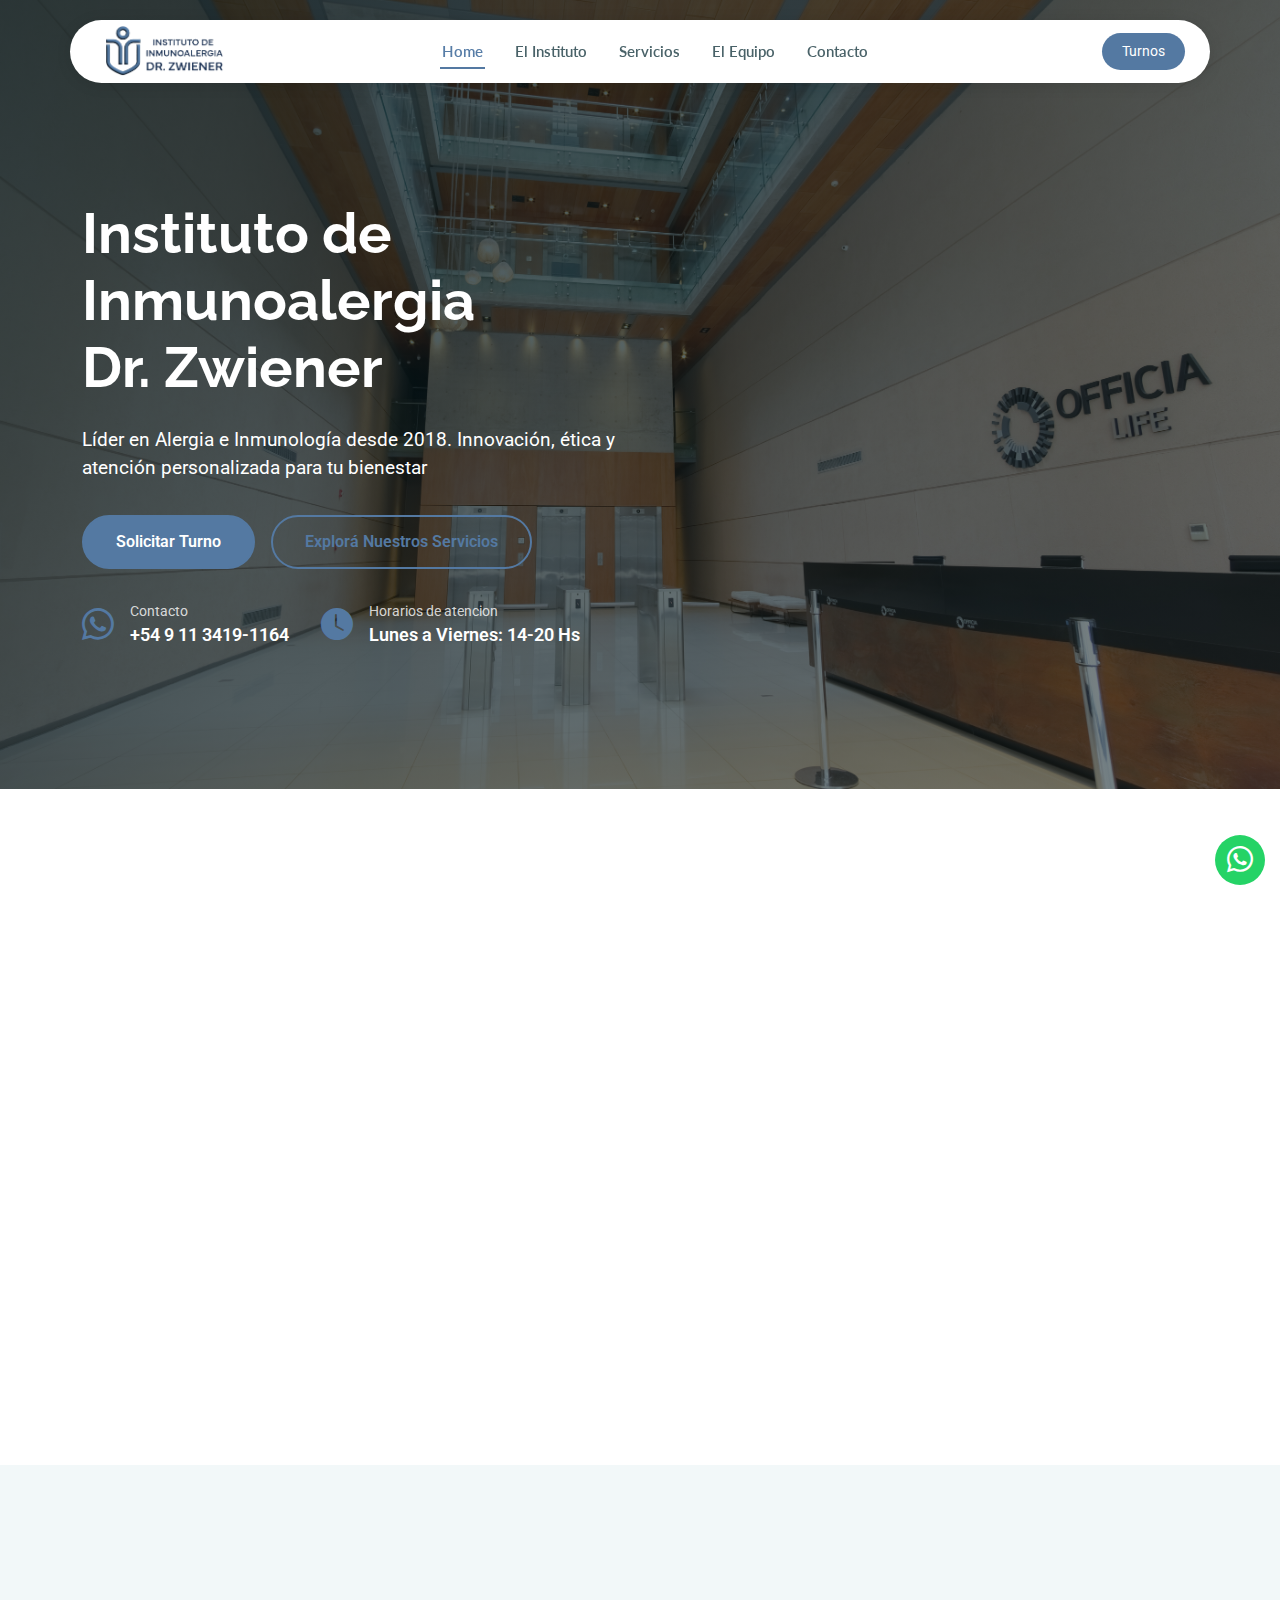
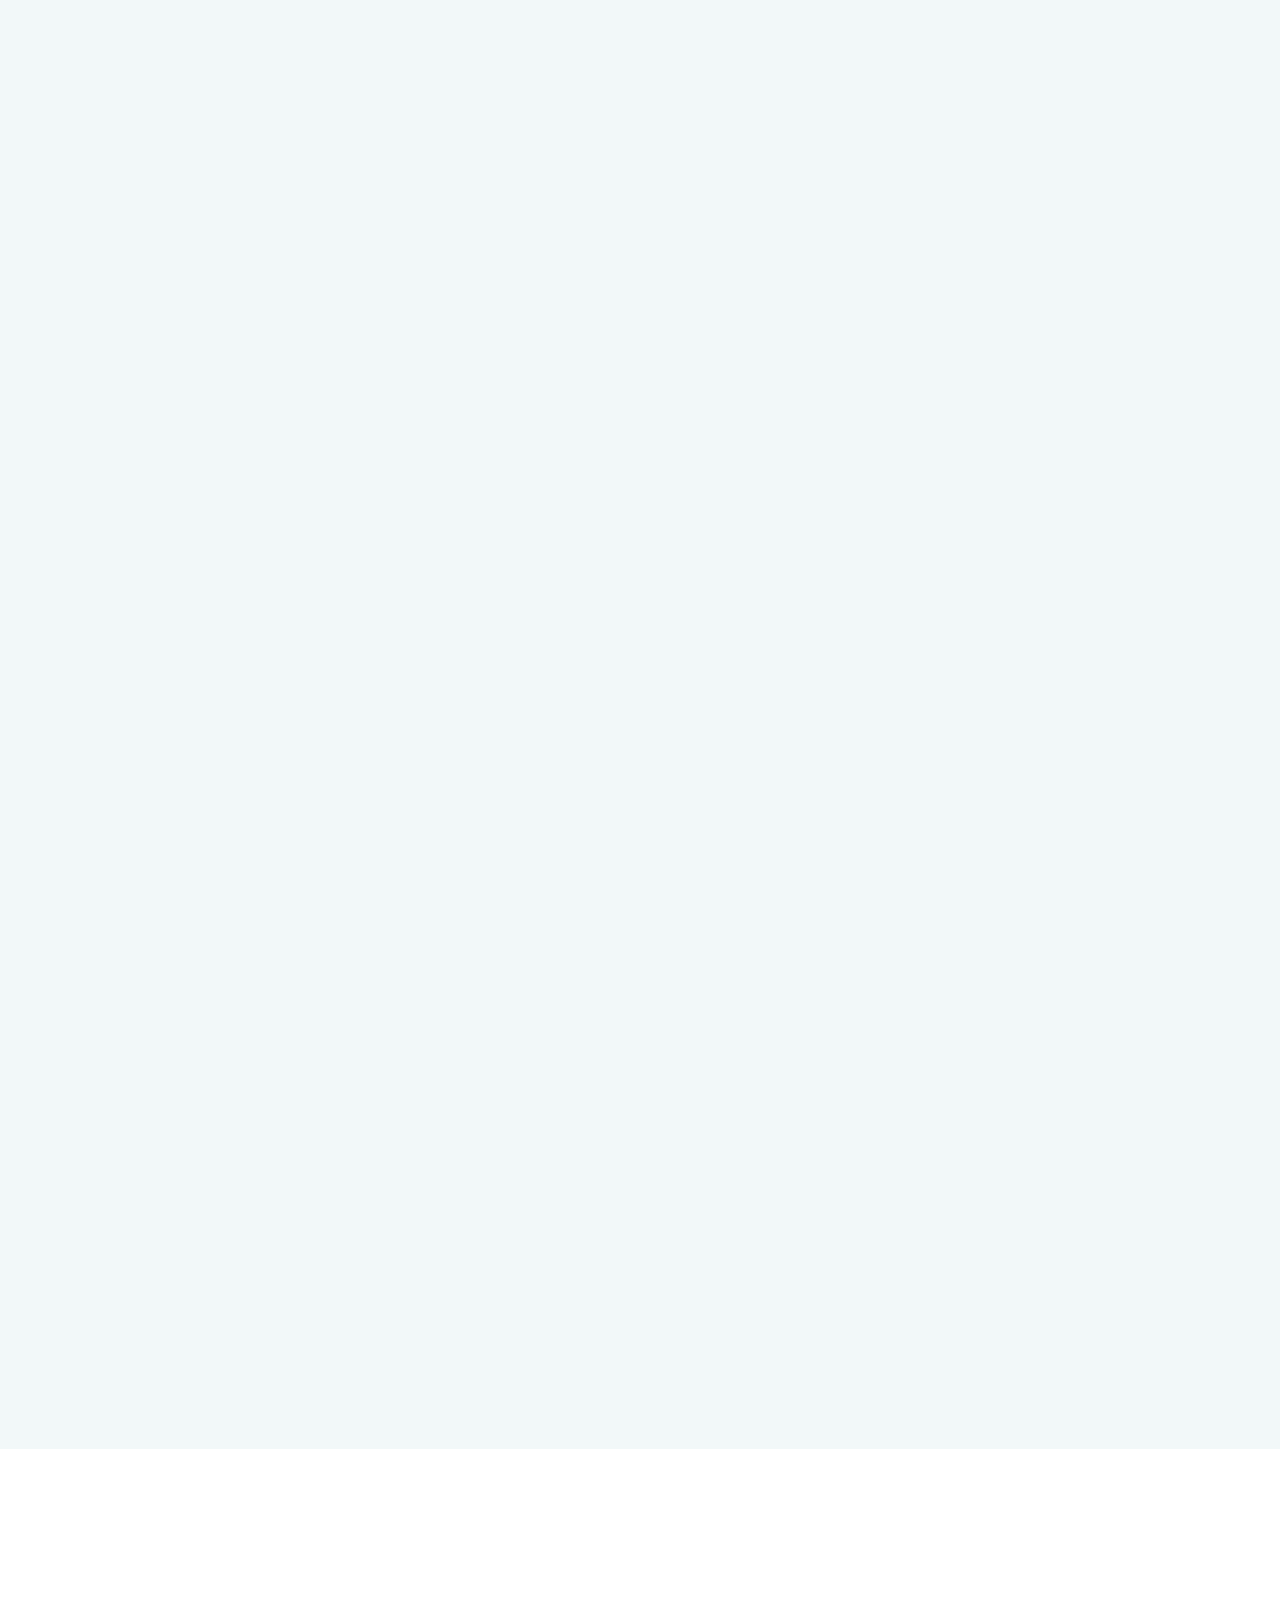
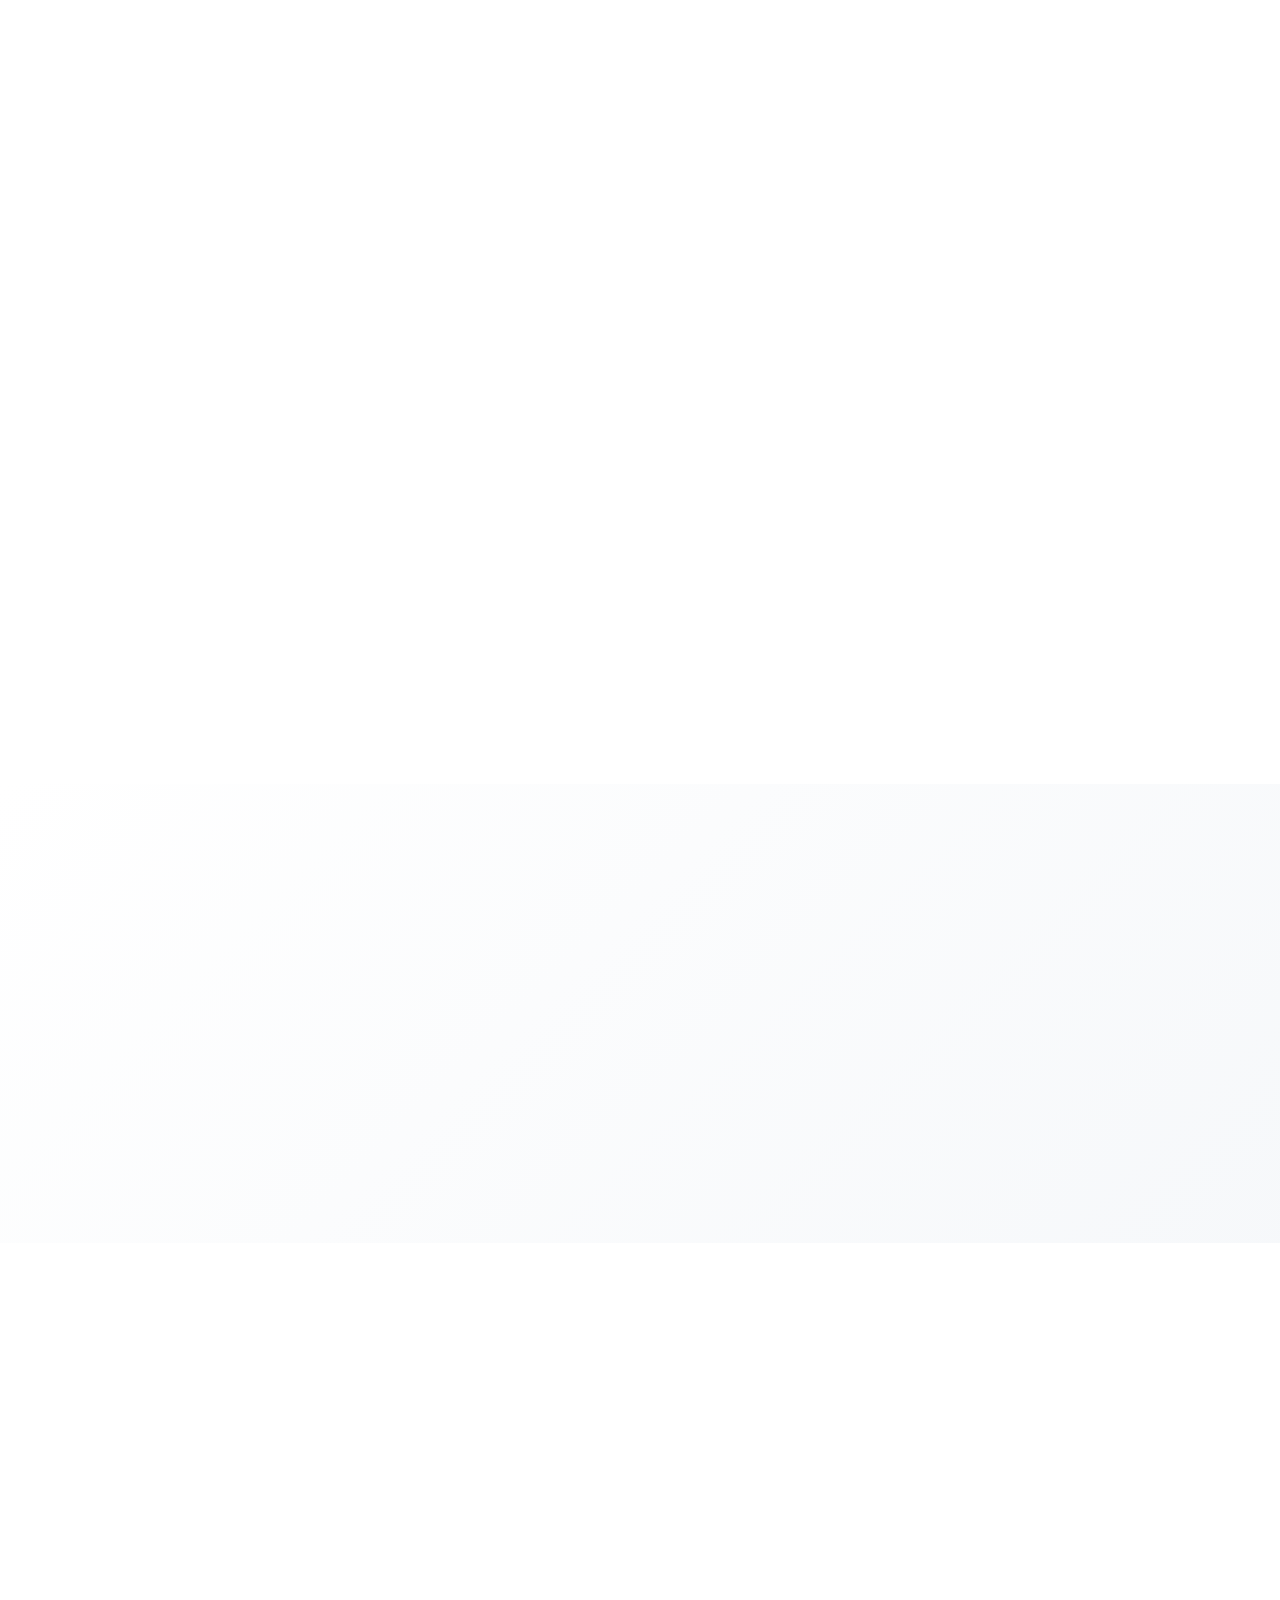
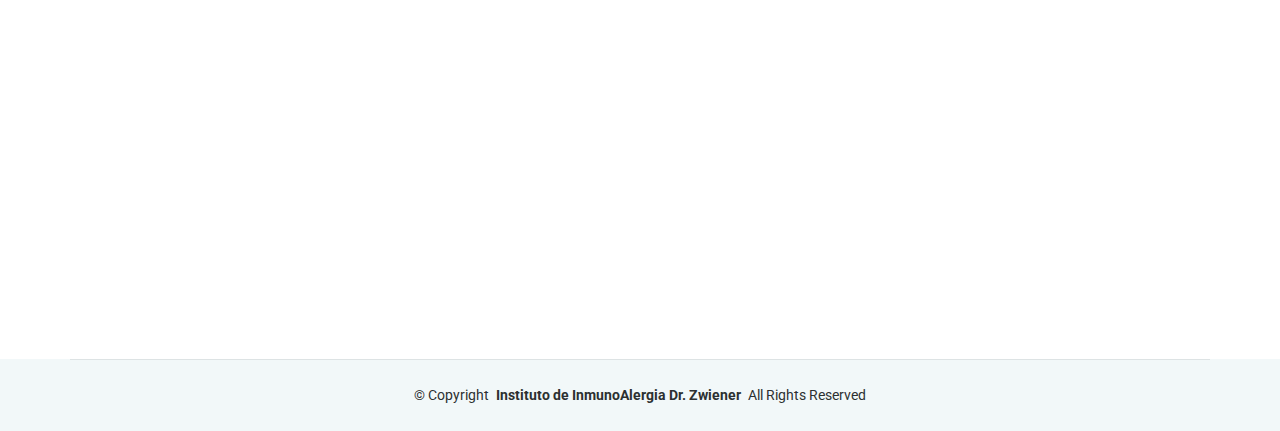
<file: index.html>
<!DOCTYPE html>
<html lang="en">

<head>
  <meta charset="utf-8">
  <meta content="width=device-width, initial-scale=1.0" name="viewport">
  <title>Instituto de Inmunoalergia Dr. Zwiener</title>
  <meta name="description" content="">
  <meta name="keywords" content="">

  <!-- Favicons -->
  <link href="assets/img/favicon.png" rel="icon">
  <link href="material/apple-touch-icon.png" rel="apple-touch-icon">

  <!-- Fonts -->
  <link href="https://fonts.googleapis.com" rel="preconnect">
  <link href="https://fonts.gstatic.com" rel="preconnect" crossorigin>
  <link href="https://fonts.googleapis.com/css2?family=Roboto:ital,wght@0,100;0,300;0,400;0,500;0,700;0,900;1,100;1,300;1,400;1,500;1,700;1,900&family=Lato:ital,wght@0,100;0,300;0,400;0,700;0,900;1,100;1,300;1,400;1,700;1,900&family=Raleway:ital,wght@0,100;0,200;0,300;0,400;0,500;0,600;0,700;0,800;0,900;1,100;1,200;1,300;1,400;1,500;1,600;1,700;1,800;1,900&display=swap" rel="stylesheet">

  <!-- Vendor CSS Files -->
  <link href="assets/vendor/bootstrap/css/bootstrap.min.css" rel="stylesheet">
  <link href="assets/vendor/bootstrap-icons/bootstrap-icons.css" rel="stylesheet">
  <link href="assets/vendor/aos/aos.css" rel="stylesheet">
  <link href="assets/vendor/fontawesome-free/css/all.min.css" rel="stylesheet">
  <link href="assets/vendor/swiper/swiper-bundle.min.css" rel="stylesheet">
  <link href="assets/vendor/glightbox/css/glightbox.min.css" rel="stylesheet">

  <!-- Main CSS File -->
  <link href="assets/css/main.css" rel="stylesheet">

  <!-- =======================================================
  * Template Name: MediTrust
  * Template URL: https://bootstrapmade.com/meditrust-bootstrap-hospital-website-template/
  * Updated: Jul 04 2025 with Bootstrap v5.3.7
  * Author: BootstrapMade.com
  * License: https://bootstrapmade.com/license/
  ======================================================== -->
</head>

<body class="index-page">

  <header id="header" class="header d-flex align-items-center fixed-top">
    <div class="header-container container-fluid container-xl position-relative d-flex align-items-center justify-content-between">

      <a href="index.html" class="logo d-flex align-items-center me-auto me-xl-0">
        <img src="material/Logo.png" alt="">
      </a>

      <nav id="navmenu" class="navmenu">
        <ul>
          <li><a href="index.html" class="active">Home</a></li>
          <li><a href="about.html">El Instituto</a></li>
          <li><a href="#featured-services">Servicios</a></li>
          <li><a href="#find-a-doctor">El Equipo</a></li>
          <li><a href="contact.html">Contacto</a></li>
        </ul>
        <i class="mobile-nav-toggle d-xl-none bi bi-list"></i>
      </nav>

      <a class="btn-getstarted" href="https://patient.consultoriomovil.net/patient/web/consultorioofficiapilar/" target="_blank" rel="noopener noreferrer">Turnos</a>

    </div>
  </header>

  <main class="main">

    <!-- Hero Section -->
    <section id="hero" class="hero section dark-background">
      <div class="container-fluid p-0">
        <div class="hero-wrapper">
          <div class="hero-image">
            <img src="material/6.jpg" alt="Advanced Healthcare" class="img-fluid">
          </div>

          <div class="hero-content">
            <div class="container">
              <div class="row">
                <div class="col-lg-7 col-md-10" data-aos="fade-right" data-aos-delay="100">
                  <div class="content-box">
                    <!-- <span class="badge-accent" data-aos="fade-up" data-aos-delay="150">Instituto Dr. Zwiener</span> -->
                    <h1 data-aos="fade-up" data-aos-delay="200">Instituto de Inmunoalergia<br>Dr. Zwiener</h1>
                    <p data-aos="fade-up" data-aos-delay="250">Líder en Alergia e Inmunología desde 2018. Innovación, ética y atención personalizada para tu bienestar</p>

                    <div class="cta-group" data-aos="fade-up" data-aos-delay="300">
                      <a href="https://patient.consultoriomovil.net/patient/web/consultorioofficiapilar/" target="_blank" rel="noopener noreferrer" class="btn btn-primary">Solicitar Turno</a>
                      <a href="services.html" class="btn btn-outline">Explorá Nuestros Servicios</a>
                    </div>

                    <div class="info-badges" data-aos="fade-up" data-aos-delay="350">
                      <div class="badge-item">
                        <i class="bi bi-whatsapp"></i>
                        <div class="badge-content">
                          <span>Contacto</span>
                          <a href="https://api.whatsapp.com/send?phone=5491134191164" target="_blank" rel="noopener noreferrer" style="color: white;"><strong>+54 9 11 3419-1164</strong></a> 
                        </div>
                      </div>
                      <div class="badge-item">
                        <i class="bi bi-clock-fill"></i>
                        <div class="badge-content">
                          <span>Horarios de atencion</span>
                          <strong>Lunes a Viernes: 14-20 Hs</strong>
                        </div>
                      </div>
                    </div>
                  </div>
                </div>
              </div>

            </div>
          </div>
        </div>
      </div>
    </section><!-- /Hero Section -->

    <!-- Home About Section -->
    <section id="home-about" class="home-about section">

      <div class="container" data-aos="fade-up" data-aos-delay="100">

        <div class="row gy-5 align-items-center">
          <div class="col-lg-6" data-aos="fade-right" data-aos-delay="200">
            <div class="about-image">
              <img src="assets/img/health/oficina_1.jpg" alt="Modern Healthcare Facility" class="img-fluid rounded-3 mb-4">
              <div class="experience-badge">
                <span class="years">7+</span>
                <span class="text">Años de Excelencia</span>
              </div>
            </div>
          </div>

          <div class="col-lg-6" data-aos="fade-left" data-aos-delay="300">
            <div class="about-content">
              <br>
              <h2>Excelencia Clínica y Confianza</h2>
              <p class="lead">Confianza en cada paso del cuidado inmunoalérgico. El Instituto de InmunoAlergia Dr. Zwiener, en funcionamiento desde 2018, ha crecido sostenidamente construyendo experiencia y resultados centrados en el paciente.</p>

              <p>Nos especializamos en inmunología y alergias, combinando rigor científico con un enfoque humano que prioriza la escucha y el tratamiento individualizado.
                Guiados por la innovación, la atención personalizada, la ética médica y el compromiso con la salud y el bienestar de cada paciente, ofrecemos soluciones clínicas actuales y basadas en evidencia.</p>

              <div class="row g-4 mt-4">
                <div class="col-md-6" data-aos="fade-up" data-aos-delay="400">
                  <div class="feature-item">
                    <div class="icon">
                      <i class="bi bi-heart-pulse"></i>
                    </div>
                    <h4>Bienestar</h4>
                    <p>Estar saludable, es estar bien.</p>
                  </div>
                </div>

                <div class="col-md-6" data-aos="fade-up" data-aos-delay="500">
                  <div class="feature-item">
                    <div class="icon">
                      <i class="bi bi-star"></i>
                    </div>
                    <h4>Atención Personalizada</h4>
                    <p>Cada paciente es prioridad.</p>
                  </div>
                </div>
              </div>

              <div class="cta-wrapper mt-4">
                <a href="about.html" class="btn btn-primary">El Instituto</a>
                <a href="#find-a-doctor" class="btn btn-outline">El Equipo</a>
              </div>
            </div>
          </div>
        </div>

      </div>

    </section><!-- /Home About Section -->


    <!-- Featured Services Section -->
    <section id="featured-services" class="featured-services section light-background">

      <!-- Section Title -->
      <div class="container section-title" data-aos="fade-up">
        <h2>Servicios</h2>
        <!-- <p>Necessitatibus eius consequatur ex aliquid fuga eum quidem sint consectetur velit</p> -->
      </div><!-- End Section Title -->

      <div class="container" data-aos="fade-up" data-aos-delay="100">

        <div class="row gy-4">

          <div class="col-lg-6" data-aos="fade-up" data-aos-delay="200">
            <div class="service-card">
              <div class="service-icon">
                <i class="fas fa-syringe"></i>
              </div>
              <div class="service-content">
                <h3>Pruebas Percutáneas</h3>
                <p>Estudio rápido, confiable y no doloroso que permite identificar el origen de las alergias a aeroalérgenos, alimentos, conservantes y medicamentos.</p>
                <ul class="service-features">
                  <li><i class="fas fa-check-circle"></i>Aeroalergenos</li>
                  <li><i class="fas fa-check-circle"></i>Alimentos</li>
                  <li><i class="fas fa-check-circle"></i>Conservantes</li>
                  <li><i class="fas fa-check-circle"></i>Medicamentos</li>
                </ul>
                <a href="services.html" class="service-btn">
                  Leer más
                  <i class="fas fa-arrow-right"></i>
                </a>
              </div>
            </div>
          </div><!-- End Service Card -->

          <div class="col-lg-6" data-aos="fade-up" data-aos-delay="300">
            <div class="service-card">
              <div class="service-icon">
                <i class="fas fa-vial"></i>
              </div>
              <div class="service-content">
                <h3>Pruebas Epicutáneas</h3>
                <p>Evaluación precisa para diagnosticar alergias de contacto y cuadros de dermatitis alérgica, eccemas persistentes o lesiones cutáneas atípicas.</p>
                <ul class="service-features">
                  <li><i class="fas fa-check-circle"></i>Niquel, Bicromato, Sulfito (2%), Latex, Tartrazina</li>
                  <li><i class="fas fa-check-circle"></i>Chemotechnique: 40 determinaciones</li>
                </ul>
                <a href="services.html" class="service-btn">
                  Leer más
                  <i class="fas fa-arrow-right"></i>
                </a>
              </div>
            </div>
          </div><!-- End Service Card -->

          <div class="col-lg-6" data-aos="fade-up" data-aos-delay="400">
            <div class="service-card">
              <div class="service-icon">
                <i class="fas fa-prescription-bottle-medical"></i>
              </div>
              <div class="service-content">
                <h3>Tratamientos Desensibilizantes</h3>
                <p>Terapias personalizadas de inmunoterapia que reducen la sensibilidad alérgica y mejoran la calidad de vida del paciente.</p>
                <ul class="service-features">
                  <li><i class="fas fa-check-circle"></i>Subcutaneo</li>
                  <li><i class="fas fa-check-circle"></i>Sublingual</li>
                </ul>
                <a href="services.html" class="service-btn">
                  Leer más
                  <i class="fas fa-arrow-right"></i>
                </a>
              </div>
            </div>
          </div><!-- End Service Card -->

          <div class="col-lg-6" data-aos="fade-up" data-aos-delay="500">
            <div class="service-card">
              <div class="service-icon">
                <i class="fas fa-lungs"></i>
              </div>
              <div class="service-content">
                <h3>Espirometría</h3>
                <p>Prueba sencilla e indolora que mide la capacidad pulmonar, utilizada para diagnosticar y controlar enfermedades respiratorias como el asma.</p>
                <ul class="service-features">
                  <li><i class="fas fa-check-circle"></i>Evitar comer comidas pesadas o fumar durante 4 a 6 horas antes del examen</li>
                  <li><i class="fas fa-check-circle"></i>Usar ropa holgada y cómoda</li>
                </ul>
                <a href="services.html" class="service-btn">
                  Leer más
                  <i class="fas fa-arrow-right"></i>
                </a>
              </div>
            </div>
          </div><!-- End Service Card -->

          <div class="col-lg-12" data-aos="fade-up" data-aos-delay="500">
            <div class="service-card">
              <div class="service-icon">
                <i class="fas fa-dna"></i>
              </div>
              <div class="service-content">
                <h3>ALEX - Análisis molecular</h3>
                <p>Estudio avanzado que analiza 295 alérgenos mediante una muestra de sangre, brindando un diagnóstico preciso y orientando el tratamiento adecuado.</p>
                <ul class="service-features">
                  <li><i class="fa-solid fa-1"></i>Recolección de sangre en el consultorio</li>
                  <li><i class="fa-solid fa-2"></i>Discusión del resultado con el médico</li>
                  <li><i class="fa-solid fa-3"></i>Recomendaciones terapéuticas realizadas por el médico</li>
                </ul>
                <a href="services.html" class="service-btn">
                  Leer más
                  <i class="fas fa-arrow-right"></i>
                </a>
              </div>
            </div>
          </div><!-- End Service Card -->

        </div>

      </div>

    </section><!-- /Featured Services Section -->

    <!-- Find A Doctor Section -->
    <section id="find-a-doctor" class="find-a-doctor section">

      <!-- Section Title -->
      <div class="container section-title" data-aos="fade-up">
        <br><h2>El Equipo Médico</h2>
        <!-- <p>Necessitatibus eius consequatur ex aliquid fuga eum quidem sint consectetur velit</p> -->
      </div><!-- End Section Title -->

      <div class="container" data-aos="fade-up" data-aos-delay="100">

        <!-- <div class="row justify-content-center" data-aos="fade-up" data-aos-delay="200">
          <div class="col-lg-12">
            <div class="search-container">
              <form class="search-form" action="forms/doctor-search.php" method="get">
                <div class="row g-3">
                  <div class="col-md-4">
                    <input type="text" class="form-control" name="doctor_name" placeholder="Doctor name or keyword">
                  </div>
                  <div class="col-md-4">
                    <select class="form-select" name="specialty" id="specialty-select">
                      <option value="">Select Specialty</option>
                      <option value="cardiology">Cardiology</option>
                      <option value="neurology">Neurology</option>
                      <option value="orthopedics">Orthopedics</option>
                      <option value="pediatrics">Pediatrics</option>
                      <option value="dermatology">Dermatology</option>
                      <option value="oncology">Oncology</option>
                      <option value="surgery">Surgery</option>
                      <option value="emergency">Emergency Medicine</option>
                    </select>
                  </div>
                  <div class="col-md-4">
                    <button type="submit" class="btn btn-primary w-100">
                      <i class="bi bi-search me-2"></i>Search Doctor
                    </button>
                  </div>
                </div>
              </form>
            </div>
          </div>
        </div> -->

        <div class="row" data-aos="fade-up" data-aos-delay="400">
          <div class="col-lg-4 col-md-6 mb-4">
            <div class="doctor-card">
              <div class="doctor-image">
                <img src="assets/img/person/5a46949f-c6b5-4af6-abe2-b3fb71d14bf4.png" alt="Dr. Sarah Mitchell" class="img-fluid">
                <div class="availability-badge online">Disponible</div>
              </div>
              <div class="doctor-info">
                <h5>Dr. Ricardo Zwiener</h5>
                <p class="specialty">Alergista/Inmunólogo</p>
                <p class="experience">Health Educator, Author, Reviewer, Speaker, Researcher, Advisor, Patient Advocate.</p>
                <p class="experience">Experienced physician with two decades of specialized expertise in Internal Medicine and Clinical Allergology and Immunology. Accomplished researcher, health educator, speaker, and author.

                  I possess strong decision-making abilities and effective communication skills. I thrive in a team environment, and I take pleasure in sharing my knowledge and expertise with others. Committed to evidence-based medicine, I prioritize a patient-centered approach that fosters open and empathetic dialogue.</p>

                <!-- <div class="appointment-actions">
                  <a href="#" class="btn btn-outline-primary btn-sm">View Profile</a>
                  <a href="#" class="btn btn-primary btn-sm">Book Appointment</a>
                </div> -->
              </div>
            </div>
          </div><!-- End Doctor Card -->

          <div class="col-lg-4 col-md-6 mb-4">
            <div class="doctor-card">
              <div class="doctor-image">
                <img src="assets/img/person/jm_4705d6d8-cf9f-49ca-8aa2-0df9132c6c07.png" alt="Dr. Michael Rodriguez" class="img-fluid">
                <div class="availability-badge busy">Disponible</div>
              </div>
              <div class="doctor-info">
                <h5>Dr. Juan Manuel Gómez Castelo</h5>
                <p class="specialty">Alergista/Inmunólogo</p>
                <p class="experience">Alergia e inmunología / Emergentologia</p>

              </div>
            </div>
          </div><!-- End Doctor Card -->

          <div class="col-lg-4 col-md-6 mb-4">
            <div class="doctor-card">
              <div class="doctor-image">
                <img src="assets/img/person/gonza_93b24add-dcfc-4f9a-8009-902a47fd9196.png" alt="Dr. Emily Chen" class="img-fluid">
                <div class="availability-badge online">Disponible</div>
              </div>
              <div class="doctor-info">
                <h5>Gonzalo Díaz</h5>
                <p class="specialty">Técnico de Laboratorio</p>
                <p class="experience">Técnico de Laboratorio en Análisis Clínico con dos años de experiencia en el área de Salud Pública.
                  Esta experiencia me permitió tener una visión más amplia así como una mentalidad más abierta a la hora de desenvolverme en mi profesión.
                  Mi entusiasmo por la medicina me lleva a estar constantemente estudiando e incorporando nuevos conocimientos de las distintas ramas de la salud.
                  Soy una persona 100% comprometida con mis tareas y firmemente capacitado a la hora de dar respuestas y/o encontrar soluciones.</p>
              </div>
            </div>
          </div><!-- End Doctor Card -->

        </div>

      </div>

    </section><!-- /Find A Doctor Section -->

    <!-- Call To Action Section -->
    <section id="call-to-action" class="call-to-action section">

      <div class="container" data-aos="fade-up" data-aos-delay="100">

        <div class="row justify-content-center">
          <div class="col-lg-8 text-center">
            <h2 data-aos="fade-up" data-aos-delay="200">Tu Salud Es Nuestra Prioridad</h2>
            <p data-aos="fade-up" data-aos-delay="250">Lorem ipsum dolor sit amet, consectetur adipiscing elit. Sed do eiusmod tempor incididunt ut labore et dolore magna aliqua. Ut enim ad minim veniam, quis nostrud exercitation ullamco laboris.</p>

            <div class="cta-buttons" data-aos="fade-up" data-aos-delay="300">
              <a href="appointment.html" class="btn-primary">Solicitar Turno</a>
              <!-- <a href="doctors.html" class="btn-secondary">Find a Doctor</a> -->
            </div>
          </div>
        </div>

        <!-- <div class="row features-row" data-aos="fade-up" data-aos-delay="400">

          <div class="col-lg-4 col-md-6 mb-4">
            <div class="feature-card">
              <div class="icon-wrapper">
                <i class="bi bi-heart-pulse"></i>
              </div>
              <h5>24/7 Emergency Care</h5>
              <p>Ut enim ad minim veniam, quis nostrud exercitation ullamco laboris nisi ut aliquip ex ea commodo.</p>
              <a href="#" class="feature-link">
                <span>Learn More</span>
                <i class="bi bi-arrow-right"></i>
              </a>
            </div>
          </div>

          <div class="col-lg-4 col-md-6 mb-4">
            <div class="feature-card">
              <div class="icon-wrapper">
                <i class="bi bi-calendar-check"></i>
              </div>
              <h5>Easy Online Booking</h5>
              <p>Duis aute irure dolor in reprehenderit in voluptate velit esse cillum dolore eu fugiat nulla pariatur.</p>
              <a href="#" class="feature-link">
                <span>Book Now</span>
                <i class="bi bi-arrow-right"></i>
              </a>
            </div>
          </div>

          <div class="col-lg-4 col-md-6 mb-4">
            <div class="feature-card">
              <div class="icon-wrapper">
                <i class="bi bi-people"></i>
              </div>
              <h5>Expert Medical Team</h5>
              <p>Excepteur sint occaecat cupidatat non proident, sunt in culpa qui officia deserunt mollit anim.</p>
              <a href="#" class="feature-link">
                <span>Meet Our Doctors</span>
                <i class="bi bi-arrow-right"></i>
              </a>
            </div>
          </div>

        </div> -->

        <div class="emergency-alert" data-aos="zoom-in" data-aos-delay="500">
          <div class="row align-items-center">
            <div class="col-lg-8">
              <div class="emergency-content">
                <div class="emergency-icon">
                  <i class="bi bi-telephone-fill"></i>
                </div>
                <div class="emergency-text">
                  <h4>Tenés una Emergencia?</h4>
                  <p>Para atención inmediata comunicate al siguiente número</p>
                </div>
              </div>
            </div>
            <div class="col-lg-4 text-end">
              <a href="tel:911" class="emergency-btn">
                <i class="bi bi-telephone-fill"></i>
                +54 (123) 1234-4567
              </a>
            </div>
          </div>
        </div>

      </div>

    </section><!-- /Call To Action Section -->

    <!-- Emergency Info Section -->
    <section id="emergency-info" class="emergency-info section">
      <!-- Section Title -->
      <!-- <div class="container section-title" data-aos="fade-up">
        <h2>Emergency Info</h2>
        <p>Necessitatibus eius consequatur ex aliquid fuga eum quidem sint consectetur velit</p>
      </div> -->
      <!-- End Section Title -->

      <div class="container" data-aos="fade-up" data-aos-delay="100">

        <div class="row">
          <div class="col-lg-8 col-md-10 mx-auto">

            <!-- Emergency Alert Banner -->
            <!-- <div class="emergency-alert" data-aos="zoom-in" data-aos-delay="100">
              <div class="alert-icon">
                <i class="bi bi-exclamation-triangle-fill"></i>
              </div>
              <div class="alert-content">
                <h3>Medical Emergency?</h3>
                <p>If you are experiencing a life-threatening emergency, call 911 immediately or go to your nearest emergency room.</p>
              </div>
              <div class="alert-action">
                <a href="tel:911" class="btn btn-emergency">
                  <i class="bi bi-telephone-fill"></i>
                  Call 911
                </a>
              </div>
            </div> -->
            <!-- End Emergency Alert -->



            <!-- Quick Actions -->
            <div class="quick-actions" data-aos="fade-up" data-aos-delay="300">
              <h4>Acciones rápidas</h4>
              <div class="row">
                <div class="col-sm-6 col-lg-3">
                  <a href="contact.html" class="action-link">
                    <i class="bi bi-geo-alt-fill"></i>
                    <span>Cómo llego</span>
                  </a>
                </div>
                <div class="col-sm-6 col-lg-3">
                  <a href="https://patient.consultoriomovil.net/patient/web/consultorioofficiapilar/" target="_blank" class="action-link">
                    <i class="bi bi-calendar-check"></i>
                    <span>Solicitar Turno</span>
                  </a>
                </div>
                <div class="col-sm-6 col-lg-3">
                  <a href="#find-a-doctor" class="action-link">
                    <i class="bi bi-person-badge"></i>
                    <span>Equipo Médico</span>
                  </a>
                </div>
                <div class="col-sm-6 col-lg-3">
                  <a href="https://api.whatsapp.com/send/?phone=5491134191164" taget="_blank" class="action-link">
                    <i class="bi bi-chat-dots"></i>
                    <span>Chat en Vivo</span>
                  </a>
                </div>
              </div>
            </div><!-- End Quick Actions -->

            <!-- Emergency Preparation Tips -->
            <div class="emergency-tips" data-aos="fade-up" data-aos-delay="400">
              <h4>Cuándo Acudir a un Alergista?</h4>
              <div class="row">
                <div class="col-md-6">
                  <ul class="emergency-list">
                    <li><i class="bi bi-check-circle"></i> Me cuesta respirar</li>
                    <li><i class="bi bi-check-circle"></i> Me pica la nariz o los ojos</li>
                    <li><i class="bi bi-check-circle"></i> Tengo salpullidos</li>
                    <li><i class="bi bi-check-circle"></i> Tengo dudas si es una alergia</li>
                  </ul>
                </div>
                <div class="col-md-6">
                  <ul class="emergency-list">
                    <li><i class="bi bi-check-circle"></i> Me cuesta respirar</li>
                    <li><i class="bi bi-check-circle"></i> Me pica la nariz o los ojos</li>
                    <li><i class="bi bi-check-circle"></i> Tengo salpullidos</li>
                    <li><i class="bi bi-check-circle"></i> Tengo dudas si es una alergia</li>
                  </ul>
                </div>
              </div>
            </div><!-- End Emergency Tips -->

          </div>
        </div>

      </div>

    </section><!-- /Emergency Info Section -->

  </main>

  <footer id="footer" class="footer position-relative light-background">

    <!-- <div class="container footer-top">
      <div class="row gy-4">
        <div class="col-lg-4 col-md-6 footer-about">
          <a href="index.html" class="logo d-flex align-items-center">
            <span class="sitename">MediTrust</span>
          </a>
          <div class="footer-contact pt-3">
            <p>A108 Adam Street</p>
            <p>New York, NY 535022</p>
            <p class="mt-3"><strong>Phone:</strong> <span>+1 5589 55488 55</span></p>
            <p><strong>Email:</strong> <span>info@example.com</span></p>
          </div>
          <div class="social-links d-flex mt-4">
            <a href=""><i class="bi bi-twitter-x"></i></a>
            <a href=""><i class="bi bi-facebook"></i></a>
            <a href=""><i class="bi bi-instagram"></i></a>
            <a href=""><i class="bi bi-linkedin"></i></a>
          </div>
        </div>

        <div class="col-lg-2 col-md-3 footer-links">
          <h4>Useful Links</h4>
          <ul>
            <li><a href="#">Home</a></li>
            <li><a href="#">About us</a></li>
            <li><a href="#">Services</a></li>
            <li><a href="#">Terms of service</a></li>
            <li><a href="#">Privacy policy</a></li>
          </ul>
        </div>

        <div class="col-lg-2 col-md-3 footer-links">
          <h4>Our Services</h4>
          <ul>
            <li><a href="#">Web Design</a></li>
            <li><a href="#">Web Development</a></li>
            <li><a href="#">Product Management</a></li>
            <li><a href="#">Marketing</a></li>
            <li><a href="#">Graphic Design</a></li>
          </ul>
        </div>

        <div class="col-lg-2 col-md-3 footer-links">
          <h4>Hic solutasetp</h4>
          <ul>
            <li><a href="#">Molestiae accusamus iure</a></li>
            <li><a href="#">Excepturi dignissimos</a></li>
            <li><a href="#">Suscipit distinctio</a></li>
            <li><a href="#">Dilecta</a></li>
            <li><a href="#">Sit quas consectetur</a></li>
          </ul>
        </div>

        <div class="col-lg-2 col-md-3 footer-links">
          <h4>Nobis illum</h4>
          <ul>
            <li><a href="#">Ipsam</a></li>
            <li><a href="#">Laudantium dolorum</a></li>
            <li><a href="#">Dinera</a></li>
            <li><a href="#">Trodelas</a></li>
            <li><a href="#">Flexo</a></li>
          </ul>
        </div>

      </div>
    </div> -->

    <div class="container copyright text-center mt-4">
      <p>© <span>Copyright</span> <strong class="px-1 sitename">Instituto de InmunoAlergia Dr. Zwiener</strong> <span>All Rights Reserved</span></p>
      <!-- <div class="credits">
         All the links in the footer should remain intact. -->
        <!-- You can delete the links only if you've purchased the pro version. 
         Licensing information: https://bootstrapmade.com/license/ 
         Purchase the pro version with working PHP/AJAX contact form: [buy-url] 
        Designed by <a href="https://bootstrapmade.com/">BootstrapMade</a>
      </div> -->
    </div>

  </footer>

  <!-- Scroll Top -->
  <!-- <a href="#" id="scroll-top" class="scroll-top d-flex align-items-center justify-content-center"><i class="bi bi-arrow-up-short"></i></a> -->

  <a href="https://wa.me/5491134191164" class="whatsapp-float" target="_blank" rel="noopener noreferrer">
    <i class="bi bi-whatsapp"></i>
  </a>

  <!-- Scroll Top -->
  <a href="#" id="scroll-top" class="scroll-top d-flex align-items-center justify-content-center"><i class="bi bi-arrow-up-short"></i></a>

  <!-- Preloader -->
  <div id="preloader"></div>

  <!-- Vendor JS Files -->
  <script src="assets/vendor/bootstrap/js/bootstrap.bundle.min.js"></script>
  <script src="assets/vendor/php-email-form/validate.js"></script>
  <script src="assets/vendor/aos/aos.js"></script>
  <script src="assets/vendor/purecounter/purecounter_vanilla.js"></script>
  <script src="assets/vendor/swiper/swiper-bundle.min.js"></script>
  <script src="assets/vendor/imagesloaded/imagesloaded.pkgd.min.js"></script>
  <script src="assets/vendor/isotope-layout/isotope.pkgd.min.js"></script>
  <script src="assets/vendor/glightbox/js/glightbox.min.js"></script>

  <!-- Main JS File -->
  <script src="assets/js/main.js"></script>

  
</body>

</html>
</file>
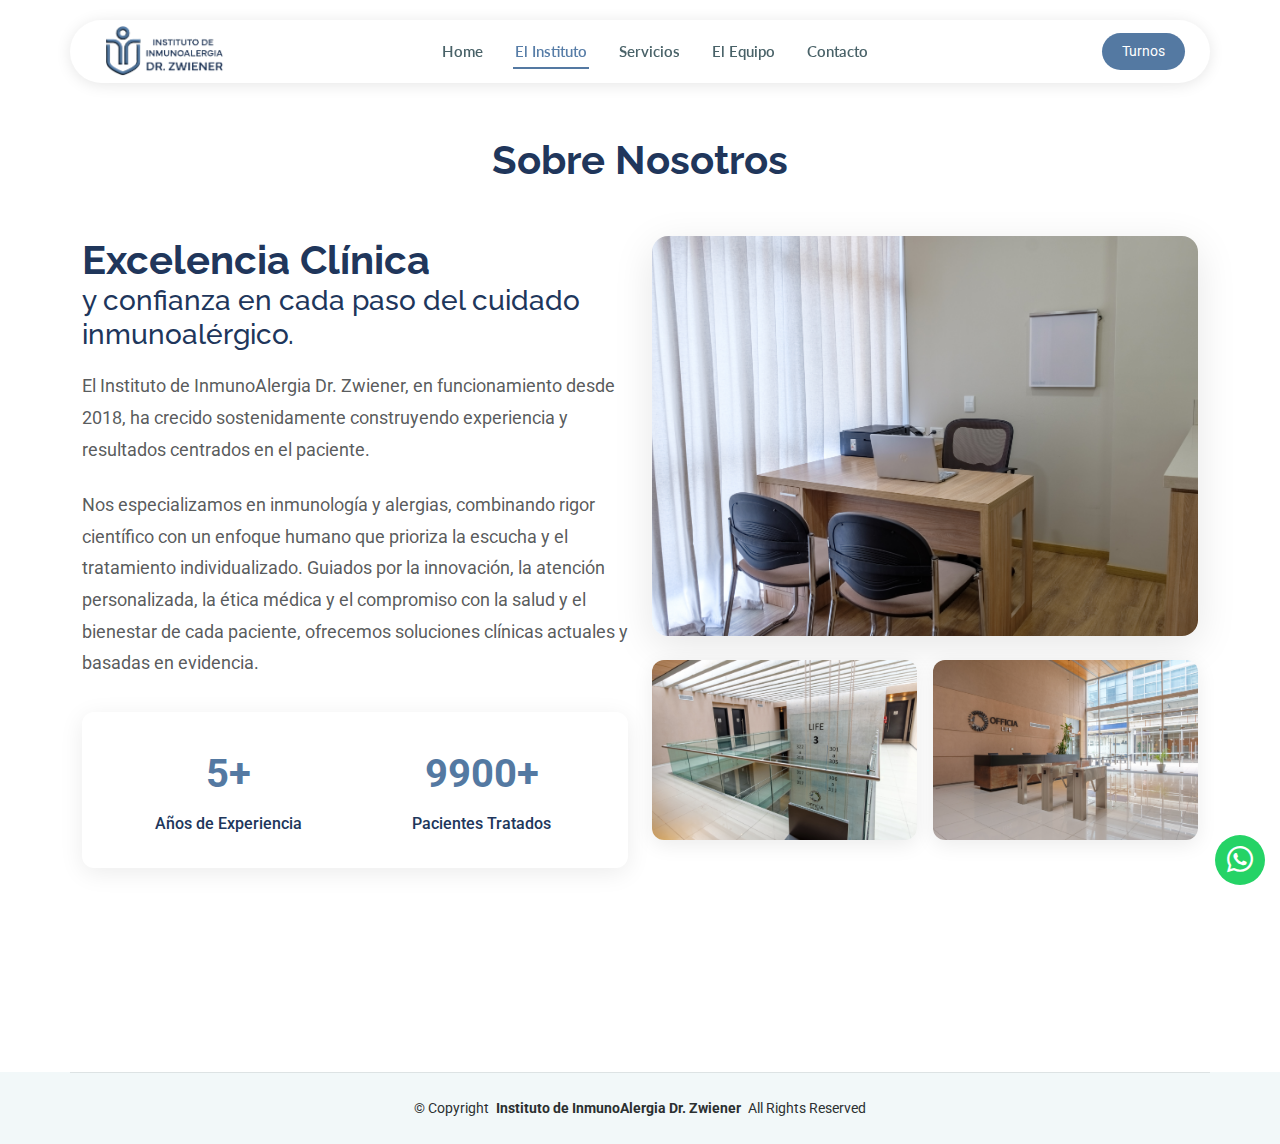
<file: about.html>
<!DOCTYPE html>
<html lang="en">

<head>
  <meta charset="utf-8">
  <meta content="width=device-width, initial-scale=1.0" name="viewport">
  <title>El instituto</title>
  <meta name="description" content="">
  <meta name="keywords" content="">

  <!-- Favicons -->
  <link href="assets/img/favicon.png" rel="icon">
  <link href="assets/img/apple-touch-icon.png" rel="apple-touch-icon">

  <!-- Fonts -->
  <link href="https://fonts.googleapis.com" rel="preconnect">
  <link href="https://fonts.gstatic.com" rel="preconnect" crossorigin>
  <link href="https://fonts.googleapis.com/css2?family=Roboto:ital,wght@0,100;0,300;0,400;0,500;0,700;0,900;1,100;1,300;1,400;1,500;1,700;1,900&family=Lato:ital,wght@0,100;0,300;0,400;0,700;0,900;1,100;1,300;1,400;1,700;1,900&family=Raleway:ital,wght@0,100;0,200;0,300;0,400;0,500;0,600;0,700;0,800;0,900;1,100;1,200;1,300;1,400;1,500;1,600;1,700;1,800;1,900&display=swap" rel="stylesheet">

  <!-- Vendor CSS Files -->
  <link href="assets/vendor/bootstrap/css/bootstrap.min.css" rel="stylesheet">
  <link href="assets/vendor/bootstrap-icons/bootstrap-icons.css" rel="stylesheet">
  <link href="assets/vendor/aos/aos.css" rel="stylesheet">
  <link href="assets/vendor/fontawesome-free/css/all.min.css" rel="stylesheet">
  <link href="assets/vendor/swiper/swiper-bundle.min.css" rel="stylesheet">
  <link href="assets/vendor/glightbox/css/glightbox.min.css" rel="stylesheet">

  <!-- Main CSS File -->
  <link href="assets/css/main.css" rel="stylesheet">

  <!-- =======================================================
  * Template Name: MediTrust
  * Template URL: https://bootstrapmade.com/meditrust-bootstrap-hospital-website-template/
  * Updated: Jul 04 2025 with Bootstrap v5.3.7
  * Author: BootstrapMade.com
  * License: https://bootstrapmade.com/license/
  ======================================================== -->
</head>

<body class="about-page">

  <header id="header" class="header d-flex align-items-center fixed-top">
    <div class="header-container container-fluid container-xl position-relative d-flex align-items-center justify-content-between">

      <a href="index.html" class="logo d-flex align-items-center me-auto me-xl-0">
        <img src="material/Logo.png" alt="">
      </a>

      <nav id="navmenu" class="navmenu">
        <ul>
          <li><a href="index.html">Home</a></li>
          <li><a href="about.html" class="active">El Instituto</a></li>
          <li><a href="services.html">Servicios</a></li>
          <li><a href="index.html#find-a-doctor">El Equipo</a></li>
          <li><a href="contact.html">Contacto</a></li>
        </ul>
        <i class="mobile-nav-toggle d-xl-none bi bi-list"></i>
      </nav>

      <a class="btn-getstarted" href="https://patient.consultoriomovil.net/patient/web/consultorioofficiapilar/" target="_blank" rel="noopener noreferrer">Turnos</a>

    </div>
  </header>

  <main class="main">

    <!-- Page Title -->
    <div class="page-title">

      <div class="title-wrapper">
        <h1>Sobre Nosotros</h1>
        <!-- <p>Lorem ipsum dolor sit amet, consectetur adipiscing elit. Ut elit tellus, luctus nec ullamcorper mattis, pulvinar dapibus leo.</p> -->
      </div>
    </div><!-- End Page Title -->

    <!-- About Section -->
    <section id="about" class="about section">

      <div class="container" data-aos="fade-up" data-aos-delay="100">

        <div class="row gy-4">
          <div class="col-lg-6">
            <div class="content">
              <h2 style="margin-bottom: 0;">Excelencia Clínica </h2>
              <h3 style="margin-bottom: 20px;">y confianza en cada paso del cuidado inmunoalérgico.</h3>
              <p>
                El Instituto de InmunoAlergia Dr. Zwiener, en funcionamiento desde 2018, ha crecido sostenidamente construyendo experiencia y resultados centrados en el paciente.
              </p>
              <p>
                Nos especializamos en inmunología y alergias, combinando rigor científico con un enfoque humano que prioriza la escucha y el tratamiento individualizado.
                Guiados por la innovación, la atención personalizada, la ética médica y el compromiso con la salud y el bienestar de cada paciente, ofrecemos soluciones clínicas actuales y basadas en evidencia.
              </p>
            
              <div class="stats-container" data-aos="fade-up" data-aos-delay="200">
                <div class="row gy-4">
                  <div class="col-sm-6 col-lg-12 col-xl-6">
                    <div class="stat-item">
                      <div class="stat-number">
                        <span data-purecounter-start="0" data-purecounter-end="7" data-purecounter-duration="1" class="purecounter"></span>+
                      </div>
                      <div class="stat-label">Años de Experiencia</div>
                    </div>
                  </div>
                  <div class="col-sm-6 col-lg-12 col-xl-6">
                    <div class="stat-item">
                      <div class="stat-number">
                        <span data-purecounter-start="0" data-purecounter-end="30000" data-purecounter-duration="2" class="purecounter"></span>+
                      </div>
                      <div class="stat-label">Pacientes Tratados</div>
                    </div>
                  </div>
                </div>
              </div>

            </div>
          </div>

          <div class="col-lg-6">
            <div class="image-section" data-aos="fade-left" data-aos-delay="200">
              <div class="main-image">
                <img src="material/16.jpg" alt="Healthcare consultation" class="img-fluid">
              </div>
              <div class="image-grid">
                <div class="grid-item">
                  <img src="material/9.jpg" alt="Medical facility" class="img-fluid">
                </div>
                <div class="grid-item">
                  <img src="material/8.jpg" alt="Medical staff" class="img-fluid">
                </div>
              </div>
            </div>
          </div>
        </div>

        <div class="row gy-4 ">
          <div class="col-lg-12">
            <div class="cta-buttons justify-content-center" data-aos="fade-up" data-aos-delay="300">
              <a href="index.html#find-a-doctor" class="btn-primary">Conocé nuestro equipo</a>
              <a href="services.html" class="btn-secondary">Mirá nuestros servicios</a>
            </div>           
          </div>
        </div>

      </div>

    </section><!-- /About Section -->

  </main>

  <footer id="footer" class="footer position-relative light-background">

    <!-- <div class="container footer-top">
      <div class="row gy-4">
        <div class="col-lg-4 col-md-6 footer-about">
          <a href="index.html" class="logo d-flex align-items-center">
            <span class="sitename">MediTrust</span>
          </a>
          <div class="footer-contact pt-3">
            <p>A108 Adam Street</p>
            <p>New York, NY 535022</p>
            <p class="mt-3"><strong>Phone:</strong> <span>+1 5589 55488 55</span></p>
            <p><strong>Email:</strong> <span>info@example.com</span></p>
          </div>
          <div class="social-links d-flex mt-4">
            <a href=""><i class="bi bi-twitter-x"></i></a>
            <a href=""><i class="bi bi-facebook"></i></a>
            <a href=""><i class="bi bi-instagram"></i></a>
            <a href=""><i class="bi bi-linkedin"></i></a>
          </div>
        </div>

        <div class="col-lg-2 col-md-3 footer-links">
          <h4>Useful Links</h4>
          <ul>
            <li><a href="#">Home</a></li>
            <li><a href="#">About us</a></li>
            <li><a href="#">Services</a></li>
            <li><a href="#">Terms of service</a></li>
            <li><a href="#">Privacy policy</a></li>
          </ul>
        </div>

        <div class="col-lg-2 col-md-3 footer-links">
          <h4>Our Services</h4>
          <ul>
            <li><a href="#">Web Design</a></li>
            <li><a href="#">Web Development</a></li>
            <li><a href="#">Product Management</a></li>
            <li><a href="#">Marketing</a></li>
            <li><a href="#">Graphic Design</a></li>
          </ul>
        </div>

        <div class="col-lg-2 col-md-3 footer-links">
          <h4>Hic solutasetp</h4>
          <ul>
            <li><a href="#">Molestiae accusamus iure</a></li>
            <li><a href="#">Excepturi dignissimos</a></li>
            <li><a href="#">Suscipit distinctio</a></li>
            <li><a href="#">Dilecta</a></li>
            <li><a href="#">Sit quas consectetur</a></li>
          </ul>
        </div>

        <div class="col-lg-2 col-md-3 footer-links">
          <h4>Nobis illum</h4>
          <ul>
            <li><a href="#">Ipsam</a></li>
            <li><a href="#">Laudantium dolorum</a></li>
            <li><a href="#">Dinera</a></li>
            <li><a href="#">Trodelas</a></li>
            <li><a href="#">Flexo</a></li>
          </ul>
        </div>

      </div>
    </div> -->

    <div class="container copyright text-center mt-4">
      <p>© <span>Copyright</span> <strong class="px-1 sitename">Instituto de InmunoAlergia Dr. Zwiener</strong> <span>All Rights Reserved</span></p>
      <!-- <div class="credits">
         All the links in the footer should remain intact. -->
        <!-- You can delete the links only if you've purchased the pro version. 
         Licensing information: https://bootstrapmade.com/license/ 
         Purchase the pro version with working PHP/AJAX contact form: [buy-url] 
        Designed by <a href="https://bootstrapmade.com/">BootstrapMade</a>
      </div> -->
    </div>

  </footer>

  <a href="https://wa.me/5491134191164" class="whatsapp-float" target="_blank" rel="noopener noreferrer">
    <i class="bi bi-whatsapp"></i>
  </a>

  <!-- Scroll Top -->
  <a href="#" id="scroll-top" class="scroll-top d-flex align-items-center justify-content-center"><i class="bi bi-arrow-up-short"></i></a>

  <!-- Preloader -->
  <div id="preloader"></div>

  <!-- Vendor JS Files -->
  <script src="assets/vendor/bootstrap/js/bootstrap.bundle.min.js"></script>
  <script src="assets/vendor/php-email-form/validate.js"></script>
  <script src="assets/vendor/aos/aos.js"></script>
  <script src="assets/vendor/purecounter/purecounter_vanilla.js"></script>
  <script src="assets/vendor/swiper/swiper-bundle.min.js"></script>
  <script src="assets/vendor/imagesloaded/imagesloaded.pkgd.min.js"></script>
  <script src="assets/vendor/isotope-layout/isotope.pkgd.min.js"></script>
  <script src="assets/vendor/glightbox/js/glightbox.min.js"></script>

  <!-- Main JS File -->
  <script src="assets/js/main.js"></script>

</body>

</html>
</file>
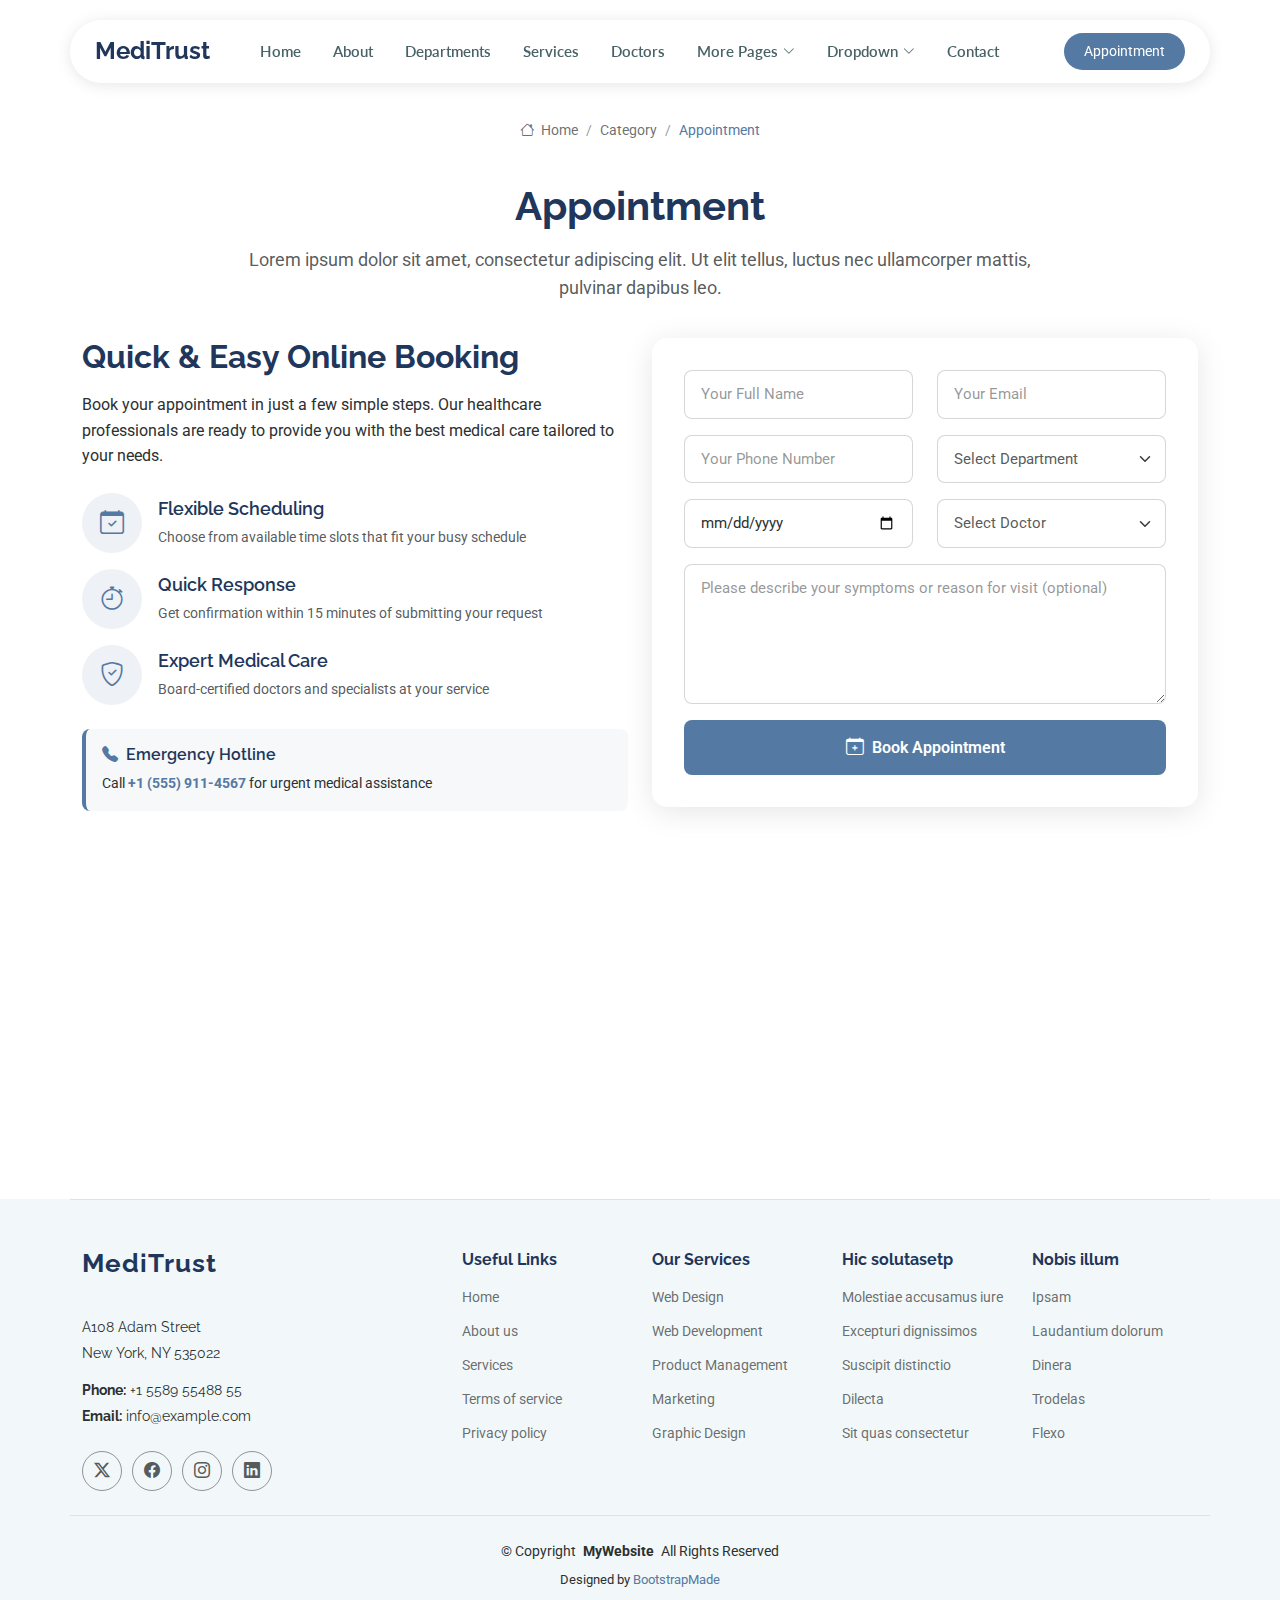
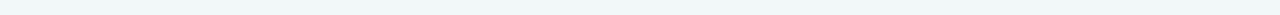
<file: appointment.html>
<!DOCTYPE html>
<html lang="en">

<head>
  <meta charset="utf-8">
  <meta content="width=device-width, initial-scale=1.0" name="viewport">
  <title>Appointment - MediTrust Bootstrap Template</title>
  <meta name="description" content="">
  <meta name="keywords" content="">

  <!-- Favicons -->
  <link href="assets/img/favicon.png" rel="icon">
  <link href="assets/img/apple-touch-icon.png" rel="apple-touch-icon">

  <!-- Fonts -->
  <link href="https://fonts.googleapis.com" rel="preconnect">
  <link href="https://fonts.gstatic.com" rel="preconnect" crossorigin>
  <link href="https://fonts.googleapis.com/css2?family=Roboto:ital,wght@0,100;0,300;0,400;0,500;0,700;0,900;1,100;1,300;1,400;1,500;1,700;1,900&family=Lato:ital,wght@0,100;0,300;0,400;0,700;0,900;1,100;1,300;1,400;1,700;1,900&family=Raleway:ital,wght@0,100;0,200;0,300;0,400;0,500;0,600;0,700;0,800;0,900;1,100;1,200;1,300;1,400;1,500;1,600;1,700;1,800;1,900&display=swap" rel="stylesheet">

  <!-- Vendor CSS Files -->
  <link href="assets/vendor/bootstrap/css/bootstrap.min.css" rel="stylesheet">
  <link href="assets/vendor/bootstrap-icons/bootstrap-icons.css" rel="stylesheet">
  <link href="assets/vendor/aos/aos.css" rel="stylesheet">
  <link href="assets/vendor/fontawesome-free/css/all.min.css" rel="stylesheet">
  <link href="assets/vendor/swiper/swiper-bundle.min.css" rel="stylesheet">
  <link href="assets/vendor/glightbox/css/glightbox.min.css" rel="stylesheet">

  <!-- Main CSS File -->
  <link href="assets/css/main.css" rel="stylesheet">

  <!-- =======================================================
  * Template Name: MediTrust
  * Template URL: https://bootstrapmade.com/meditrust-bootstrap-hospital-website-template/
  * Updated: Jul 04 2025 with Bootstrap v5.3.7
  * Author: BootstrapMade.com
  * License: https://bootstrapmade.com/license/
  ======================================================== -->
</head>

<body class="appointment-page">

  <header id="header" class="header d-flex align-items-center fixed-top">
    <div class="header-container container-fluid container-xl position-relative d-flex align-items-center justify-content-between">

      <a href="index.html" class="logo d-flex align-items-center me-auto me-xl-0">
        <!-- Uncomment the line below if you also wish to use an image logo -->
        <!-- <img src="assets/img/logo.webp" alt=""> -->
        <svg class="my-icon" viewBox="0 0 24 24" fill="none" xmlns="http://www.w3.org/2000/svg">
          <g id="bgCarrier" stroke-width="0"></g>
          <g id="tracerCarrier" stroke-linecap="round" stroke-linejoin="round"></g>
          <g id="iconCarrier">
            <path d="M22 22L2 22" stroke="currentColor" stroke-width="1.5" stroke-linecap="round"></path>
            <path d="M17 22V6C17 4.11438 17 3.17157 16.4142 2.58579C15.8284 2 14.8856 2 13 2H11C9.11438 2 8.17157 2 7.58579 2.58579C7 3.17157 7 4.11438 7 6V22" stroke="currentColor" stroke-width="1.5"></path>
            <path opacity="0.5" d="M21 22V8.5C21 7.09554 21 6.39331 20.6629 5.88886C20.517 5.67048 20.3295 5.48298 20.1111 5.33706C19.6067 5 18.9045 5 17.5 5" stroke="currentColor" stroke-width="1.5"></path>
            <path opacity="0.5" d="M3 22V8.5C3 7.09554 3 6.39331 3.33706 5.88886C3.48298 5.67048 3.67048 5.48298 3.88886 5.33706C4.39331 5 5.09554 5 6.5 5" stroke="currentColor" stroke-width="1.5"></path>
            <path d="M12 22V19" stroke="currentColor" stroke-width="1.5" stroke-linecap="round"></path>
            <path opacity="0.5" d="M10 12H14" stroke="currentColor" stroke-width="1.5" stroke-linecap="round"></path>
            <path opacity="0.5" d="M5.5 11H7" stroke="currentColor" stroke-width="1.5" stroke-linecap="round"></path>
            <path opacity="0.5" d="M5.5 14H7" stroke="currentColor" stroke-width="1.5" stroke-linecap="round"></path>
            <path opacity="0.5" d="M17 11H18.5" stroke="currentColor" stroke-width="1.5" stroke-linecap="round"></path>
            <path opacity="0.5" d="M17 14H18.5" stroke="currentColor" stroke-width="1.5" stroke-linecap="round"></path>
            <path opacity="0.5" d="M5.5 8H7" stroke="currentColor" stroke-width="1.5" stroke-linecap="round"></path>
            <path opacity="0.5" d="M17 8H18.5" stroke="currentColor" stroke-width="1.5" stroke-linecap="round"></path>
            <path opacity="0.5" d="M10 15H14" stroke="currentColor" stroke-width="1.5" stroke-linecap="round"></path>
            <path d="M12 9V5" stroke="currentColor" stroke-width="1.5" stroke-linecap="round" stroke-linejoin="round"></path>
            <path d="M14 7L10 7" stroke="currentColor" stroke-width="1.5" stroke-linecap="round" stroke-linejoin="round"></path>
          </g>
        </svg>

        <h1 class="sitename">MediTrust</h1>
      </a>

      <nav id="navmenu" class="navmenu">
        <ul>
          <li><a href="index.html">Home</a></li>
          <li><a href="about.html">About</a></li>
          <li><a href="departments.html">Departments</a></li>
          <li><a href="services.html">Services</a></li>
          <li><a href="doctors.html">Doctors</a></li>
          <li class="dropdown"><a href="#"><span>More Pages</span> <i class="bi bi-chevron-down toggle-dropdown"></i></a>
            <ul>
              <li><a href="department-details.html">Department Details</a></li>
              <li><a href="service-details.html">Service Details</a></li>
              <li><a href="appointment.html" class="active">Appointment</a></li>
              <li><a href="testimonials.html">Testimonials</a></li>
              <li><a href="faq.html">Frequently Asked Questions</a></li>
              <li><a href="gallery.html">Gallery</a></li>
              <li><a href="terms.html">Terms</a></li>
              <li><a href="privacy.html">Privacy</a></li>
              <li><a href="404.html">404</a></li>
            </ul>
          </li>
          <li class="dropdown"><a href="#"><span>Dropdown</span> <i class="bi bi-chevron-down toggle-dropdown"></i></a>
            <ul>
              <li><a href="#">Dropdown 1</a></li>
              <li class="dropdown"><a href="#"><span>Deep Dropdown</span> <i class="bi bi-chevron-down toggle-dropdown"></i></a>
                <ul>
                  <li><a href="#">Deep Dropdown 1</a></li>
                  <li><a href="#">Deep Dropdown 2</a></li>
                  <li><a href="#">Deep Dropdown 3</a></li>
                  <li><a href="#">Deep Dropdown 4</a></li>
                  <li><a href="#">Deep Dropdown 5</a></li>
                </ul>
              </li>
              <li><a href="#">Dropdown 2</a></li>
              <li><a href="#">Dropdown 3</a></li>
              <li><a href="#">Dropdown 4</a></li>
            </ul>
          </li>
          <li><a href="contact.html">Contact</a></li>
        </ul>
        <i class="mobile-nav-toggle d-xl-none bi bi-list"></i>
      </nav>

      <a class="btn-getstarted" href="appointment.html">Appointment</a>

    </div>
  </header>

  <main class="main">

    <!-- Page Title -->
    <div class="page-title">
      <div class="breadcrumbs">
        <nav aria-label="breadcrumb">
          <ol class="breadcrumb">
            <li class="breadcrumb-item"><a href="#"><i class="bi bi-house"></i> Home</a></li>
            <li class="breadcrumb-item"><a href="#">Category</a></li>
            <li class="breadcrumb-item active current">Appointment</li>
          </ol>
        </nav>
      </div>

      <div class="title-wrapper">
        <h1>Appointment</h1>
        <p>Lorem ipsum dolor sit amet, consectetur adipiscing elit. Ut elit tellus, luctus nec ullamcorper mattis, pulvinar dapibus leo.</p>
      </div>
    </div><!-- End Page Title -->

    <!-- Appointmnet Section -->
    <section id="appointmnet" class="appointmnet section">

      <div class="container" data-aos="fade-up" data-aos-delay="100">

        <div class="row gy-4">

          <!-- Appointment Info -->
          <div class="col-lg-6">
            <div class="appointment-info">
              <h3>Quick &amp; Easy Online Booking</h3>
              <p class="mb-4">Book your appointment in just a few simple steps. Our healthcare professionals are ready to provide you with the best medical care tailored to your needs.</p>

              <div class="info-items">
                <div class="info-item d-flex align-items-center mb-3" data-aos="fade-up" data-aos-delay="200">
                  <div class="icon-wrapper me-3">
                    <i class="bi bi-calendar-check"></i>
                  </div>
                  <div>
                    <h5>Flexible Scheduling</h5>
                    <p class="mb-0">Choose from available time slots that fit your busy schedule</p>
                  </div>
                </div><!-- End Info Item -->

                <div class="info-item d-flex align-items-center mb-3" data-aos="fade-up" data-aos-delay="250">
                  <div class="icon-wrapper me-3">
                    <i class="bi bi-stopwatch"></i>
                  </div>
                  <div>
                    <h5>Quick Response</h5>
                    <p class="mb-0">Get confirmation within 15 minutes of submitting your request</p>
                  </div>
                </div><!-- End Info Item -->

                <div class="info-item d-flex align-items-center mb-3" data-aos="fade-up" data-aos-delay="300">
                  <div class="icon-wrapper me-3">
                    <i class="bi bi-shield-check"></i>
                  </div>
                  <div>
                    <h5>Expert Medical Care</h5>
                    <p class="mb-0">Board-certified doctors and specialists at your service</p>
                  </div>
                </div><!-- End Info Item -->
              </div>

              <div class="emergency-contact mt-4" data-aos="fade-up" data-aos-delay="350">
                <div class="emergency-card p-3">
                  <h6 class="mb-2"><i class="bi bi-telephone-fill me-2"></i>Emergency Hotline</h6>
                  <p class="mb-0">Call <strong>+1 (555) 911-4567</strong> for urgent medical assistance</p>
                </div>
              </div>

            </div>
          </div><!-- End Appointment Info -->

          <!-- Appointment Form -->
          <div class="col-lg-6">
            <div class="appointment-form-wrapper" data-aos="fade-up" data-aos-delay="200">
              <form action="forms/appointment.php" method="post" class="appointment-form php-email-form">
                <div class="row gy-3">

                  <div class="col-md-6">
                    <input type="text" name="name" class="form-control" placeholder="Your Full Name" required="">
                  </div>

                  <div class="col-md-6">
                    <input type="email" name="email" class="form-control" placeholder="Your Email" required="">
                  </div>

                  <div class="col-md-6">
                    <input type="tel" name="phone" class="form-control" placeholder="Your Phone Number" required="">
                  </div>

                  <div class="col-md-6">
                    <select name="department" class="form-select" required="">
                      <option value="">Select Department</option>
                      <option value="cardiology">Cardiology</option>
                      <option value="neurology">Neurology</option>
                      <option value="orthopedics">Orthopedics</option>
                      <option value="pediatrics">Pediatrics</option>
                      <option value="dermatology">Dermatology</option>
                      <option value="general">General Medicine</option>
                    </select>
                  </div>

                  <div class="col-md-6">
                    <input type="date" name="date" class="form-control" required="">
                  </div>

                  <div class="col-md-6">
                    <select name="doctor" class="form-select" required="">
                      <option value="">Select Doctor</option>
                      <option value="dr-johnson">Dr. Sarah Johnson</option>
                      <option value="dr-martinez">Dr. Michael Martinez</option>
                      <option value="dr-chen">Dr. Lisa Chen</option>
                      <option value="dr-patel">Dr. Raj Patel</option>
                      <option value="dr-williams">Dr. Emily Williams</option>
                      <option value="dr-thompson">Dr. David Thompson</option>
                    </select>
                  </div>

                  <div class="col-12">
                    <textarea class="form-control" name="message" rows="5" placeholder="Please describe your symptoms or reason for visit (optional)"></textarea>
                  </div>

                  <div class="col-12">
                    <div class="loading">Loading</div>
                    <div class="error-message"></div>
                    <div class="sent-message">Your appointment request has been sent successfully. We will contact you shortly!</div>

                    <button type="submit" class="btn btn-appointment w-100">
                      <i class="bi bi-calendar-plus me-2"></i>Book Appointment
                    </button>
                  </div>

                </div>
              </form>
            </div>
          </div><!-- End Appointment Form -->

        </div>

        <!-- Process Steps -->
        <div class="process-steps mt-5" data-aos="fade-up" data-aos-delay="300">
          <div class="row text-center gy-4">
            <div class="col-lg-3 col-md-6">
              <div class="step-item">
                <div class="step-number">1</div>
                <div class="step-icon">
                  <i class="bi bi-person-fill"></i>
                </div>
                <h5>Fill Details</h5>
                <p>Provide your personal information and select your preferred department</p>
              </div>
            </div><!-- End Step -->

            <div class="col-lg-3 col-md-6">
              <div class="step-item">
                <div class="step-number">2</div>
                <div class="step-icon">
                  <i class="bi bi-calendar-event"></i>
                </div>
                <h5>Choose Date</h5>
                <p>Select your preferred date and time slot from available options</p>
              </div>
            </div><!-- End Step -->

            <div class="col-lg-3 col-md-6">
              <div class="step-item">
                <div class="step-number">3</div>
                <div class="step-icon">
                  <i class="bi bi-check-circle"></i>
                </div>
                <h5>Confirmation</h5>
                <p>Receive instant confirmation and appointment details via email or SMS</p>
              </div>
            </div><!-- End Step -->

            <div class="col-lg-3 col-md-6">
              <div class="step-item">
                <div class="step-number">4</div>
                <div class="step-icon">
                  <i class="bi bi-heart-pulse"></i>
                </div>
                <h5>Get Treatment</h5>
                <p>Visit our clinic at your scheduled time and receive quality healthcare</p>
              </div>
            </div><!-- End Step -->

          </div>
        </div><!-- End Process Steps -->

      </div>

    </section><!-- /Appointmnet Section -->

  </main>

  <footer id="footer" class="footer position-relative light-background">

    <div class="container footer-top">
      <div class="row gy-4">
        <div class="col-lg-4 col-md-6 footer-about">
          <a href="index.html" class="logo d-flex align-items-center">
            <span class="sitename">MediTrust</span>
          </a>
          <div class="footer-contact pt-3">
            <p>A108 Adam Street</p>
            <p>New York, NY 535022</p>
            <p class="mt-3"><strong>Phone:</strong> <span>+1 5589 55488 55</span></p>
            <p><strong>Email:</strong> <span>info@example.com</span></p>
          </div>
          <div class="social-links d-flex mt-4">
            <a href=""><i class="bi bi-twitter-x"></i></a>
            <a href=""><i class="bi bi-facebook"></i></a>
            <a href=""><i class="bi bi-instagram"></i></a>
            <a href=""><i class="bi bi-linkedin"></i></a>
          </div>
        </div>

        <div class="col-lg-2 col-md-3 footer-links">
          <h4>Useful Links</h4>
          <ul>
            <li><a href="#">Home</a></li>
            <li><a href="#">About us</a></li>
            <li><a href="#">Services</a></li>
            <li><a href="#">Terms of service</a></li>
            <li><a href="#">Privacy policy</a></li>
          </ul>
        </div>

        <div class="col-lg-2 col-md-3 footer-links">
          <h4>Our Services</h4>
          <ul>
            <li><a href="#">Web Design</a></li>
            <li><a href="#">Web Development</a></li>
            <li><a href="#">Product Management</a></li>
            <li><a href="#">Marketing</a></li>
            <li><a href="#">Graphic Design</a></li>
          </ul>
        </div>

        <div class="col-lg-2 col-md-3 footer-links">
          <h4>Hic solutasetp</h4>
          <ul>
            <li><a href="#">Molestiae accusamus iure</a></li>
            <li><a href="#">Excepturi dignissimos</a></li>
            <li><a href="#">Suscipit distinctio</a></li>
            <li><a href="#">Dilecta</a></li>
            <li><a href="#">Sit quas consectetur</a></li>
          </ul>
        </div>

        <div class="col-lg-2 col-md-3 footer-links">
          <h4>Nobis illum</h4>
          <ul>
            <li><a href="#">Ipsam</a></li>
            <li><a href="#">Laudantium dolorum</a></li>
            <li><a href="#">Dinera</a></li>
            <li><a href="#">Trodelas</a></li>
            <li><a href="#">Flexo</a></li>
          </ul>
        </div>

      </div>
    </div>

    <div class="container copyright text-center mt-4">
      <p>© <span>Copyright</span> <strong class="px-1 sitename">MyWebsite</strong> <span>All Rights Reserved</span></p>
      <div class="credits">
        <!-- All the links in the footer should remain intact. -->
        <!-- You can delete the links only if you've purchased the pro version. -->
        <!-- Licensing information: https://bootstrapmade.com/license/ -->
        <!-- Purchase the pro version with working PHP/AJAX contact form: [buy-url] -->
        Designed by <a href="https://bootstrapmade.com/">BootstrapMade</a>
      </div>
    </div>

  </footer>

  <!-- Scroll Top -->
  <a href="#" id="scroll-top" class="scroll-top d-flex align-items-center justify-content-center"><i class="bi bi-arrow-up-short"></i></a>

  <!-- Preloader -->
  <div id="preloader"></div>

  <!-- Vendor JS Files -->
  <script src="assets/vendor/bootstrap/js/bootstrap.bundle.min.js"></script>
  <script src="assets/vendor/php-email-form/validate.js"></script>
  <script src="assets/vendor/aos/aos.js"></script>
  <script src="assets/vendor/purecounter/purecounter_vanilla.js"></script>
  <script src="assets/vendor/swiper/swiper-bundle.min.js"></script>
  <script src="assets/vendor/imagesloaded/imagesloaded.pkgd.min.js"></script>
  <script src="assets/vendor/isotope-layout/isotope.pkgd.min.js"></script>
  <script src="assets/vendor/glightbox/js/glightbox.min.js"></script>

  <!-- Main JS File -->
  <script src="assets/js/main.js"></script>

</body>

</html>
</file>
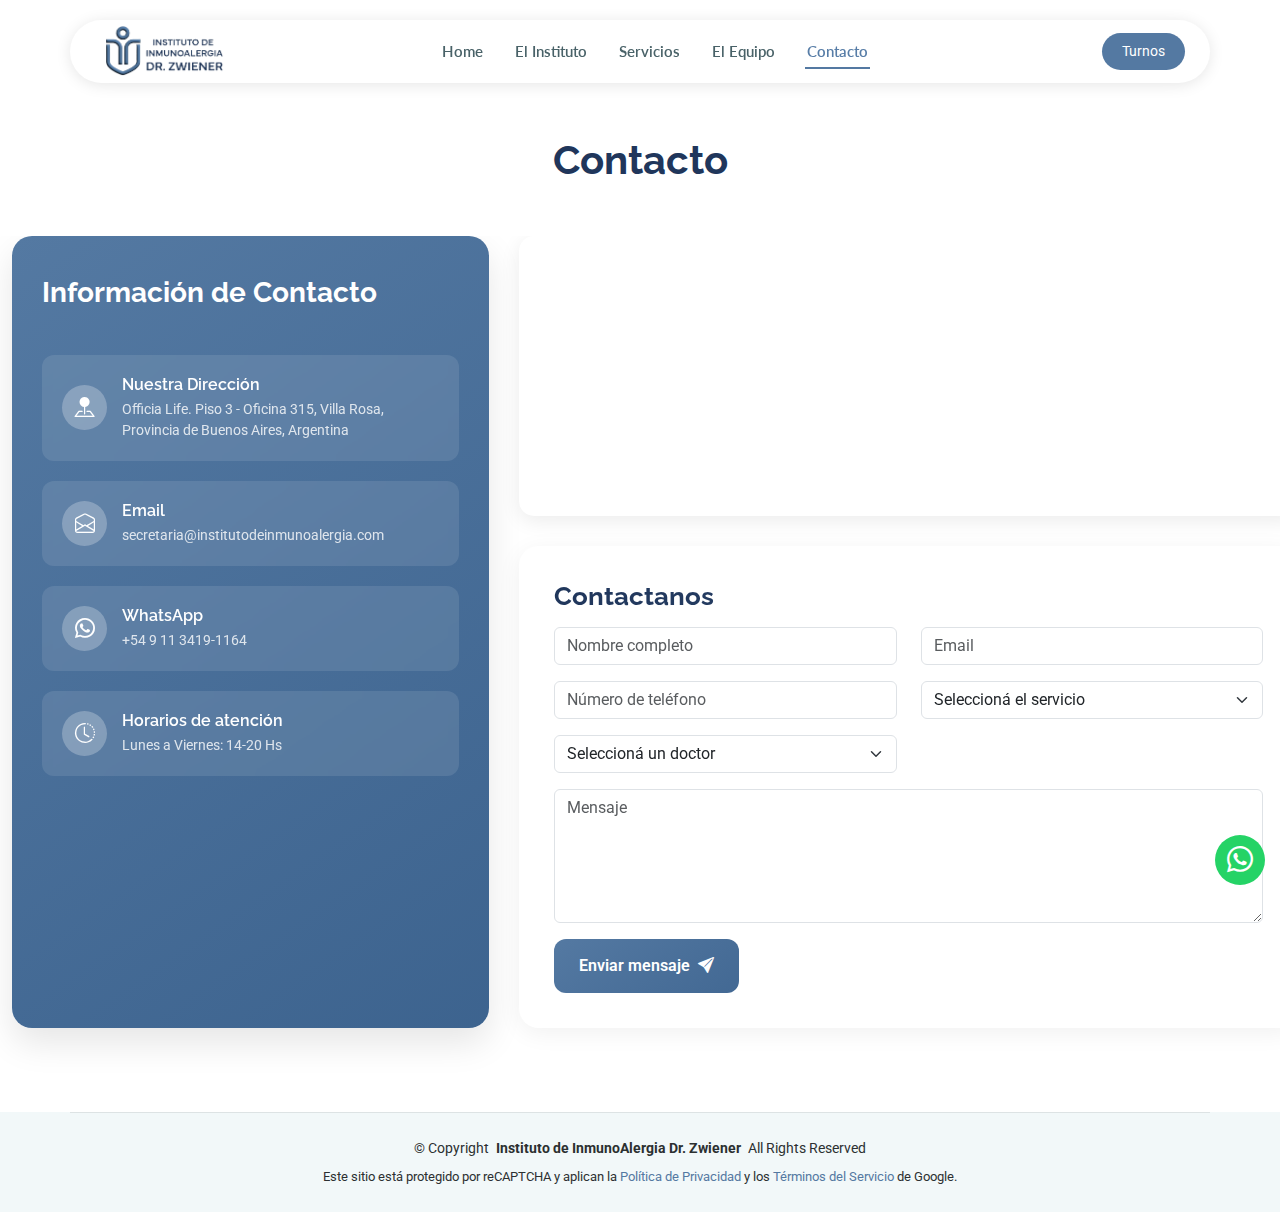
<file: contact.html>
<!DOCTYPE html>
<html lang="en">

<head>
  <meta charset="utf-8">
  <meta content="width=device-width, initial-scale=1.0" name="viewport">
  <title>Contact - MediTrust Bootstrap Template</title>
  <meta name="description" content="">
  <meta name="keywords" content="">

  <!-- Favicons -->
  <link href="assets/img/favicon.png" rel="icon">
  <link href="assets/img/apple-touch-icon.png" rel="apple-touch-icon">

  <!-- Fonts -->
  <link href="https://fonts.googleapis.com" rel="preconnect">
  <link href="https://fonts.gstatic.com" rel="preconnect" crossorigin>
  <link href="https://fonts.googleapis.com/css2?family=Roboto:ital,wght@0,100;0,300;0,400;0,500;0,700;0,900;1,100;1,300;1,400;1,500;1,700;1,900&family=Lato:ital,wght@0,100;0,300;0,400;0,700;0,900;1,100;1,300;1,400;1,700;1,900&family=Raleway:ital,wght@0,100;0,200;0,300;0,400;0,500;0,600;0,700;0,800;0,900;1,100;1,200;1,300;1,400;1,500;1,600;1,700;1,800;1,900&display=swap" rel="stylesheet">

  <!-- Vendor CSS Files -->
  <link href="assets/vendor/bootstrap/css/bootstrap.min.css" rel="stylesheet">
  <link href="assets/vendor/bootstrap-icons/bootstrap-icons.css" rel="stylesheet">
  <link href="assets/vendor/aos/aos.css" rel="stylesheet">
  <link href="assets/vendor/fontawesome-free/css/all.min.css" rel="stylesheet">
  <link href="assets/vendor/swiper/swiper-bundle.min.css" rel="stylesheet">
  <link href="assets/vendor/glightbox/css/glightbox.min.css" rel="stylesheet">

  <!-- Main CSS File -->
  <link href="assets/css/main.css" rel="stylesheet">

  <!-- =======================================================
  * Template Name: MediTrust
  * Template URL: https://bootstrapmade.com/meditrust-bootstrap-hospital-website-template/
  * Updated: Jul 04 2025 with Bootstrap v5.3.7
  * Author: BootstrapMade.com
  * License: https://bootstrapmade.com/license/
  ======================================================== -->
</head>

<body class="contact-page">

  <header id="header" class="header d-flex align-items-center fixed-top">
    <div class="header-container container-fluid container-xl position-relative d-flex align-items-center justify-content-between">

      <a href="index.html" class="logo d-flex align-items-center me-auto me-xl-0">
        <img src="material/Logo.png" alt="">
      </a>

      <nav id="navmenu" class="navmenu">
        <ul>
          <li><a href="index.html">Home</a></li>
          <li><a href="about.html">El Instituto</a></li>
          <li><a href="services.html">Servicios</a></li>
          <li><a href="index.html#find-a-doctor">El Equipo</a></li>
          <li><a href="contact.html" class="active">Contacto</a></li>
        </ul>
        <i class="mobile-nav-toggle d-xl-none bi bi-list"></i>
      </nav>

      <a class="btn-getstarted" href="https://patient.consultoriomovil.net/patient/web/consultorioofficiapilar/" target="_blank" rel="noopener noreferrer">Turnos</a>

    </div>
  </header>

  <main class="main">

    <!-- Page Title -->
    <div class="page-title">

      <div class="title-wrapper">
        <h1>Contacto</h1>
        <!-- <p>Lorem ipsum dolor sit amet, consectetur adipiscing elit. Ut elit tellus, luctus nec ullamcorper mattis, pulvinar dapibus leo.</p> -->
      </div>
    </div><!-- End Page Title -->

    <!-- Contact Section -->
    <section id="contact" class="contact section">

      <div class="container">
        <div class="contact-wrapper">
          <div class="contact-info-panel">
            <div class="contact-info-header">
              <h3>Información de Contacto</h3>
              <!-- <p>Dignissimos deleniti accusamus rerum voluptate. Dignissimos rerum sit maiores reiciendis voluptate inventore ut.</p> -->
            </div>

            <div class="contact-info-cards">
              <div class="info-card">
                <div class="icon-container">
                  <i class="bi bi-pin-map-fill"></i>
                </div>
                <div class="card-content">
                  <h4>Nuestra Dirección</h4>
                  <p>Officia Life. Piso 3 - Oficina 315, Villa Rosa, Provincia de Buenos Aires, Argentina</p>
                </div>
              </div>

              <div class="info-card">
                <div class="icon-container">
                  <i class="bi bi-envelope-open"></i>
                </div>
                <div class="card-content">
                  <h4>Email</h4>
                  <p>secretaria@institutodeinmunoalergia.com</p>
                </div>
              </div>

              <div class="info-card">
                <div class="icon-container">
                  <a href="https://api.whatsapp.com/send/?phone=5491134191164" target="_blank">
                    <i class="bi bi-whatsapp"></i>
                  </a>
                </div>
                <div class="card-content">
                  <h4>WhatsApp</h4>
                  <p>+54 9 11 3419-1164 </p>
                </div>
              </div>

              <div class="info-card">
                <div class="icon-container">
                  <i class="bi bi-clock-history"></i>
                </div>
                <div class="card-content">
                  <h4>Horarios de atención</h4>
                  <p>Lunes a Viernes: 14-20 Hs</p>
                </div>
              </div>
            </div>

            <!-- <div class="social-links-panel">
              <h5>Seguinos en LinkeDin Us</h5>
              <div class="social-icons">
                <a href="#"><i class="bi bi-facebook"></i></a>
                <a href="#"><i class="bi bi-twitter-x"></i></a>
                <a href="#"><i class="bi bi-instagram"></i></a>
                <a href="#"><i class="bi bi-linkedin"></i></a>
                <a href="#"><i class="bi bi-youtube"></i></a>
              </div>
            </div> -->
          </div>

          <div class="contact-form-panel">
            <div class="map-container">
              <iframe src="https://www.google.com/maps/embed?pb=!1m18!1m12!1m3!1d2767.138967982753!2d-58.83282724818925!3d-34.43434041379299!2m3!1f0!2f0!3f0!3m2!1i1024!2i768!4f13.1!3m3!1m2!1s0x95bc9c2841c974ad%3A0x4d5e3aed94998338!2sR.%20Caama%C3%B1o%201060%2C%20B1631BUV%20Pilar%2C%20Provincia%20de%20Buenos%20Aires!5e0!3m2!1ses-419!2sar!4v1761141948105!5m2!1ses-419!2sar" width="100%" height="100%" style="border:0;" allowfullscreen="" loading="lazy" referrerpolicy="no-referrer-when-downgrade"></iframe>
            </div>

            <div class="form-container">
              <h3>Contactanos</h3>

              <form action="forms/appointment.php" method="post" class="appointment-form php-email-form">
                <div class="row gy-3">

                  <div class="col-md-6">
                    <input type="text" name="name" class="form-control" placeholder="Nombre completo" required="">
                  </div>

                  <div class="col-md-6">
                    <input type="email" name="email" class="form-control" placeholder="Email" required="">
                  </div>

                  <div class="col-md-6">
                    <input type="tel" name="phone" class="form-control" placeholder="Número de teléfono" required="">
                  </div>

                  <div class="col-md-6">
                    <select name="department" class="form-select" required="">
                      <option value="">Seleccioná el servicio</option>
                      <option value="pruebas percutaneas">Pruebas Percutáneas</option>
                      <option value="pruebas epicutaneas">Pruebas Epicutáneas</option>
                      <option value="tratamientos desensibilizantes">Tratamientos Desensibilizantes</option>
                      <option value="espirometria">Espirometría</option>
                      <option value="alex analisis molecular">ALEX - Análisis Molecular</option>
                      <option value="general">Consulta General</option>
                    </select>
                  </div>

                  <div class="col-md-6">
                    <select name="doctor" class="form-select" required="">
                      <option value="">Seleccioná un doctor</option>
                      <option value="dr-johnson">Dr. Sarah Johnson</option>
                      <option value="dr-martinez">Dr. Michael Martinez</option>
                      <option value="dr-chen">Dr. Lisa Chen</option>
                      <option value="dr-patel">Dr. Raj Patel</option>
                      <option value="dr-williams">Dr. Emily Williams</option>
                      <option value="dr-thompson">Dr. David Thompson</option>
                    </select>
                  </div>

                  <div class="col-12">
                    <textarea class="form-control" name="message" rows="5" placeholder="Mensaje"></textarea>
                  </div>

                  <input type="hidden" name="token" id="recaptchaToken">


                  <div class="col-12">
                    <div class="loading">Cargando...</div>
                    <div class="error-message"></div>
                    <div class="sent-message">Tu mensaje fue enviado. Gracias!</div>

                    <button type="submit" class="btn-submit">Enviar mensaje <i class="bi bi-send-fill ms-2"></i></button>
                  </div>

                </div>
              </form>
              <!-- <form action="forms/contact.php" method="post" class="php-email-form">
                <div class="form-floating mb-3">
                  <input type="text" class="form-control" id="nameInput" name="name" placeholder="Full Name" required="">
                  <label for="nameInput">Full Name</label>
                </div>

                <div class="form-floating mb-3">
                  <input type="email" class="form-control" id="emailInput" name="email" placeholder="Email Address" required="">
                  <label for="emailInput">Email Address</label>
                </div>

                <div class="form-floating mb-3">
                  <input type="text" class="form-control" id="subjectInput" name="subject" placeholder="Subject" required="">
                  <label for="subjectInput">Subject</label>
                </div>

                <div class="form-floating mb-3">
                  <textarea class="form-control" id="messageInput" name="message" rows="5" placeholder="Your Message" style="height: 150px" required=""></textarea>
                  <label for="messageInput">Your Message</label>
                </div>

                <div class="my-3">
                  <div class="loading">Loading</div>
                  <div class="error-message"></div>
                  <div class="sent-message">Your message has been sent. Thank you!</div>
                </div>

                <div class="d-grid">
                  <button type="submit" class="btn-submit">Send Message <i class="bi bi-send-fill ms-2"></i></button>
                </div>
              </form> -->
            </div>
          </div>
        </div>
      </div>
    </section><!-- /Contact Section -->

  </main>

  <footer id="footer" class="footer position-relative light-background">

    <!-- <div class="container footer-top">
      <div class="row gy-4">
        <div class="col-lg-4 col-md-6 footer-about">
          <a href="index.html" class="logo d-flex align-items-center">
            <span class="sitename">MediTrust</span>
          </a>
          <div class="footer-contact pt-3">
            <p>A108 Adam Street</p>
            <p>New York, NY 535022</p>
            <p class="mt-3"><strong>Phone:</strong> <span>+1 5589 55488 55</span></p>
            <p><strong>Email:</strong> <span>info@example.com</span></p>
          </div>
          <div class="social-links d-flex mt-4">
            <a href=""><i class="bi bi-twitter-x"></i></a>
            <a href=""><i class="bi bi-facebook"></i></a>
            <a href=""><i class="bi bi-instagram"></i></a>
            <a href=""><i class="bi bi-linkedin"></i></a>
          </div>
        </div>

        <div class="col-lg-2 col-md-3 footer-links">
          <h4>Useful Links</h4>
          <ul>
            <li><a href="#">Home</a></li>
            <li><a href="#">About us</a></li>
            <li><a href="#">Services</a></li>
            <li><a href="#">Terms of service</a></li>
            <li><a href="#">Privacy policy</a></li>
          </ul>
        </div>

        <div class="col-lg-2 col-md-3 footer-links">
          <h4>Our Services</h4>
          <ul>
            <li><a href="#">Web Design</a></li>
            <li><a href="#">Web Development</a></li>
            <li><a href="#">Product Management</a></li>
            <li><a href="#">Marketing</a></li>
            <li><a href="#">Graphic Design</a></li>
          </ul>
        </div>

        <div class="col-lg-2 col-md-3 footer-links">
          <h4>Hic solutasetp</h4>
          <ul>
            <li><a href="#">Molestiae accusamus iure</a></li>
            <li><a href="#">Excepturi dignissimos</a></li>
            <li><a href="#">Suscipit distinctio</a></li>
            <li><a href="#">Dilecta</a></li>
            <li><a href="#">Sit quas consectetur</a></li>
          </ul>
        </div>

        <div class="col-lg-2 col-md-3 footer-links">
          <h4>Nobis illum</h4>
          <ul>
            <li><a href="#">Ipsam</a></li>
            <li><a href="#">Laudantium dolorum</a></li>
            <li><a href="#">Dinera</a></li>
            <li><a href="#">Trodelas</a></li>
            <li><a href="#">Flexo</a></li>
          </ul>
        </div>

      </div>
    </div> -->

    <div class="container copyright text-center mt-4">
      <p>© <span>Copyright</span> <strong class="px-1 sitename">Instituto de InmunoAlergia Dr. Zwiener</strong> <span>All Rights Reserved</span></p>
      <div class="credits">
        <p class="recaptcha-legal">
          Este sitio está protegido por reCAPTCHA y aplican la 
          <a href="https://policies.google.com/privacy" target="_blank" rel="noopener">Política de Privacidad</a> y los 
          <a href="https://policies.google.com/terms" target="_blank" rel="noopener">Términos del Servicio</a> de Google.
        </p>
      </div>
        <!--All the links in the footer should remain intact. -->
        <!-- You can delete the links only if you've purchased the pro version. 
         Licensing information: https://bootstrapmade.com/license/ 
         Purchase the pro version with working PHP/AJAX contact form: [buy-url] 
        Designed by <a href="https://bootstrapmade.com/">BootstrapMade</a>
      </div> -->
    </div>

  </footer>
  

  <a href="https://wa.me/5491134191164" class="whatsapp-float" target="_blank" rel="noopener noreferrer">
    <i class="bi bi-whatsapp"></i>
  </a>

  <!-- Scroll Top -->
  <a href="#" id="scroll-top" class="scroll-top d-flex align-items-center justify-content-center"><i class="bi bi-arrow-up-short"></i></a>

  <!-- Preloader -->
  <div id="preloader"></div>

  <!-- Vendor JS Files -->
  <script src="assets/vendor/bootstrap/js/bootstrap.bundle.min.js"></script>
  <script src="assets/vendor/php-email-form/validate.js"></script>
  <script src="assets/vendor/aos/aos.js"></script>
  <script src="assets/vendor/purecounter/purecounter_vanilla.js"></script>
  <script src="assets/vendor/swiper/swiper-bundle.min.js"></script>
  <script src="assets/vendor/imagesloaded/imagesloaded.pkgd.min.js"></script>
  <script src="assets/vendor/isotope-layout/isotope.pkgd.min.js"></script>
  <script src="assets/vendor/glightbox/js/glightbox.min.js"></script>

  <!-- Main JS File -->
  <script src="assets/js/main.js"></script>

  <script src="https://www.google.com/recaptcha/api.js?render=6Lf9avMrAAAAAG_nRBKQBSFxAZurmAdonMsKTv3n"></script>
  <script>
  grecaptcha.ready(function() {
    grecaptcha.execute('6Lf9avMrAAAAAG_nRBKQBSFxAZurmAdonMsKTv3n', {action: 'formulario'}).then(function(token) {
      document.getElementById('recaptchaToken').value = token;
    });
  });
  </script>


</body>

</html>
</file>
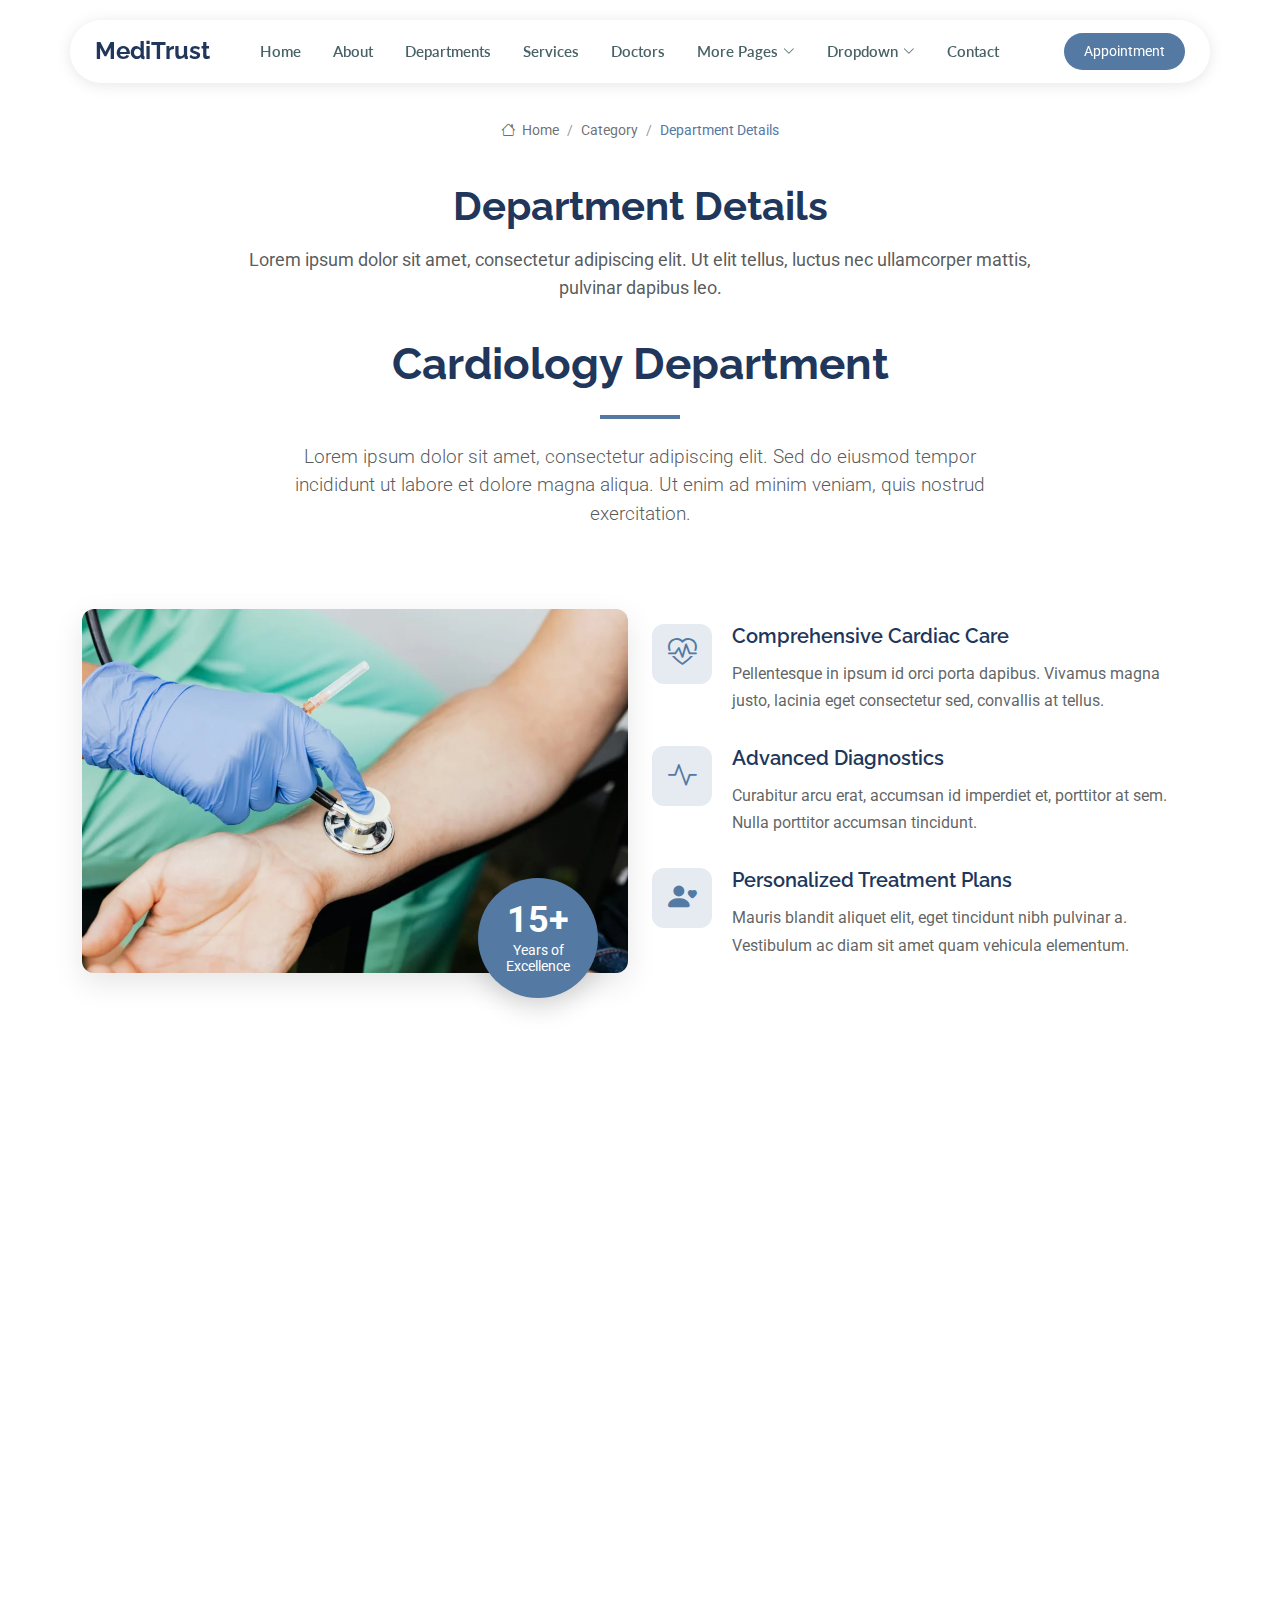
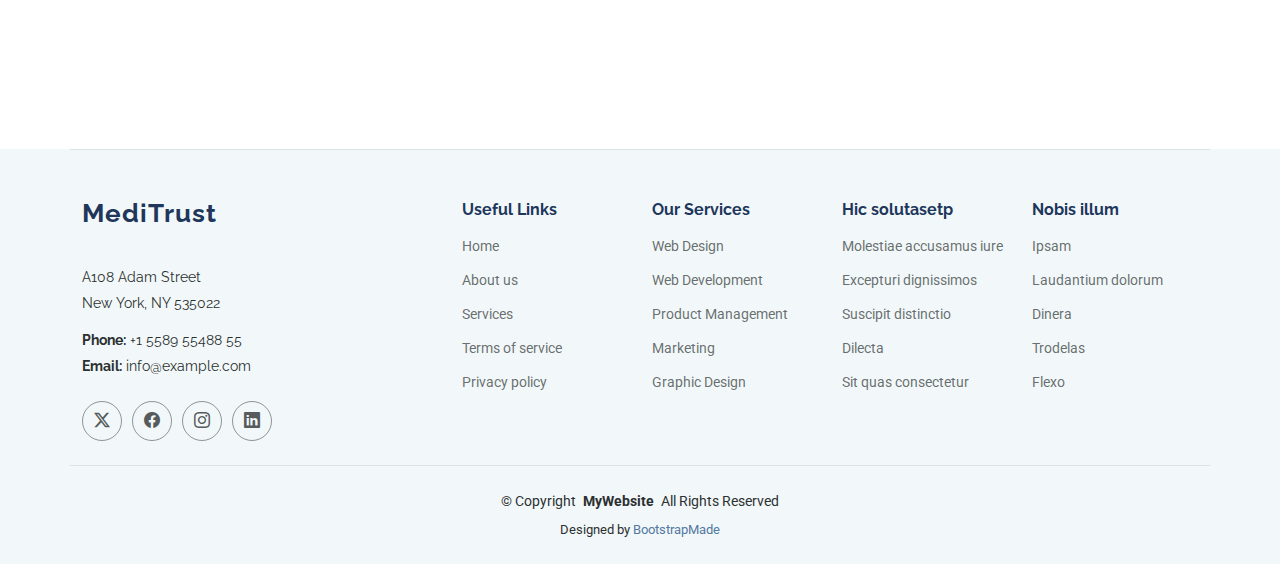
<file: department-details.html>
<!DOCTYPE html>
<html lang="en">

<head>
  <meta charset="utf-8">
  <meta content="width=device-width, initial-scale=1.0" name="viewport">
  <title>Department Details - MediTrust Bootstrap Template</title>
  <meta name="description" content="">
  <meta name="keywords" content="">

  <!-- Favicons -->
  <link href="assets/img/favicon.png" rel="icon">
  <link href="assets/img/apple-touch-icon.png" rel="apple-touch-icon">

  <!-- Fonts -->
  <link href="https://fonts.googleapis.com" rel="preconnect">
  <link href="https://fonts.gstatic.com" rel="preconnect" crossorigin>
  <link href="https://fonts.googleapis.com/css2?family=Roboto:ital,wght@0,100;0,300;0,400;0,500;0,700;0,900;1,100;1,300;1,400;1,500;1,700;1,900&family=Lato:ital,wght@0,100;0,300;0,400;0,700;0,900;1,100;1,300;1,400;1,700;1,900&family=Raleway:ital,wght@0,100;0,200;0,300;0,400;0,500;0,600;0,700;0,800;0,900;1,100;1,200;1,300;1,400;1,500;1,600;1,700;1,800;1,900&display=swap" rel="stylesheet">

  <!-- Vendor CSS Files -->
  <link href="assets/vendor/bootstrap/css/bootstrap.min.css" rel="stylesheet">
  <link href="assets/vendor/bootstrap-icons/bootstrap-icons.css" rel="stylesheet">
  <link href="assets/vendor/aos/aos.css" rel="stylesheet">
  <link href="assets/vendor/fontawesome-free/css/all.min.css" rel="stylesheet">
  <link href="assets/vendor/swiper/swiper-bundle.min.css" rel="stylesheet">
  <link href="assets/vendor/glightbox/css/glightbox.min.css" rel="stylesheet">

  <!-- Main CSS File -->
  <link href="assets/css/main.css" rel="stylesheet">

  <!-- =======================================================
  * Template Name: MediTrust
  * Template URL: https://bootstrapmade.com/meditrust-bootstrap-hospital-website-template/
  * Updated: Jul 04 2025 with Bootstrap v5.3.7
  * Author: BootstrapMade.com
  * License: https://bootstrapmade.com/license/
  ======================================================== -->
</head>

<body class="department-details-page">

  <header id="header" class="header d-flex align-items-center fixed-top">
    <div class="header-container container-fluid container-xl position-relative d-flex align-items-center justify-content-between">

      <a href="index.html" class="logo d-flex align-items-center me-auto me-xl-0">
        <!-- Uncomment the line below if you also wish to use an image logo -->
        <!-- <img src="assets/img/logo.webp" alt=""> -->
        <svg class="my-icon" viewBox="0 0 24 24" fill="none" xmlns="http://www.w3.org/2000/svg">
          <g id="bgCarrier" stroke-width="0"></g>
          <g id="tracerCarrier" stroke-linecap="round" stroke-linejoin="round"></g>
          <g id="iconCarrier">
            <path d="M22 22L2 22" stroke="currentColor" stroke-width="1.5" stroke-linecap="round"></path>
            <path d="M17 22V6C17 4.11438 17 3.17157 16.4142 2.58579C15.8284 2 14.8856 2 13 2H11C9.11438 2 8.17157 2 7.58579 2.58579C7 3.17157 7 4.11438 7 6V22" stroke="currentColor" stroke-width="1.5"></path>
            <path opacity="0.5" d="M21 22V8.5C21 7.09554 21 6.39331 20.6629 5.88886C20.517 5.67048 20.3295 5.48298 20.1111 5.33706C19.6067 5 18.9045 5 17.5 5" stroke="currentColor" stroke-width="1.5"></path>
            <path opacity="0.5" d="M3 22V8.5C3 7.09554 3 6.39331 3.33706 5.88886C3.48298 5.67048 3.67048 5.48298 3.88886 5.33706C4.39331 5 5.09554 5 6.5 5" stroke="currentColor" stroke-width="1.5"></path>
            <path d="M12 22V19" stroke="currentColor" stroke-width="1.5" stroke-linecap="round"></path>
            <path opacity="0.5" d="M10 12H14" stroke="currentColor" stroke-width="1.5" stroke-linecap="round"></path>
            <path opacity="0.5" d="M5.5 11H7" stroke="currentColor" stroke-width="1.5" stroke-linecap="round"></path>
            <path opacity="0.5" d="M5.5 14H7" stroke="currentColor" stroke-width="1.5" stroke-linecap="round"></path>
            <path opacity="0.5" d="M17 11H18.5" stroke="currentColor" stroke-width="1.5" stroke-linecap="round"></path>
            <path opacity="0.5" d="M17 14H18.5" stroke="currentColor" stroke-width="1.5" stroke-linecap="round"></path>
            <path opacity="0.5" d="M5.5 8H7" stroke="currentColor" stroke-width="1.5" stroke-linecap="round"></path>
            <path opacity="0.5" d="M17 8H18.5" stroke="currentColor" stroke-width="1.5" stroke-linecap="round"></path>
            <path opacity="0.5" d="M10 15H14" stroke="currentColor" stroke-width="1.5" stroke-linecap="round"></path>
            <path d="M12 9V5" stroke="currentColor" stroke-width="1.5" stroke-linecap="round" stroke-linejoin="round"></path>
            <path d="M14 7L10 7" stroke="currentColor" stroke-width="1.5" stroke-linecap="round" stroke-linejoin="round"></path>
          </g>
        </svg>

        <h1 class="sitename">MediTrust</h1>
      </a>

      <nav id="navmenu" class="navmenu">
        <ul>
          <li><a href="index.html">Home</a></li>
          <li><a href="about.html">About</a></li>
          <li><a href="departments.html">Departments</a></li>
          <li><a href="services.html">Services</a></li>
          <li><a href="doctors.html">Doctors</a></li>
          <li class="dropdown"><a href="#"><span>More Pages</span> <i class="bi bi-chevron-down toggle-dropdown"></i></a>
            <ul>
              <li><a href="department-details.html" class="active">Department Details</a></li>
              <li><a href="service-details.html">Service Details</a></li>
              <li><a href="appointment.html">Appointment</a></li>
              <li><a href="testimonials.html">Testimonials</a></li>
              <li><a href="faq.html">Frequently Asked Questions</a></li>
              <li><a href="gallery.html">Gallery</a></li>
              <li><a href="terms.html">Terms</a></li>
              <li><a href="privacy.html">Privacy</a></li>
              <li><a href="404.html">404</a></li>
            </ul>
          </li>
          <li class="dropdown"><a href="#"><span>Dropdown</span> <i class="bi bi-chevron-down toggle-dropdown"></i></a>
            <ul>
              <li><a href="#">Dropdown 1</a></li>
              <li class="dropdown"><a href="#"><span>Deep Dropdown</span> <i class="bi bi-chevron-down toggle-dropdown"></i></a>
                <ul>
                  <li><a href="#">Deep Dropdown 1</a></li>
                  <li><a href="#">Deep Dropdown 2</a></li>
                  <li><a href="#">Deep Dropdown 3</a></li>
                  <li><a href="#">Deep Dropdown 4</a></li>
                  <li><a href="#">Deep Dropdown 5</a></li>
                </ul>
              </li>
              <li><a href="#">Dropdown 2</a></li>
              <li><a href="#">Dropdown 3</a></li>
              <li><a href="#">Dropdown 4</a></li>
            </ul>
          </li>
          <li><a href="contact.html">Contact</a></li>
        </ul>
        <i class="mobile-nav-toggle d-xl-none bi bi-list"></i>
      </nav>

      <a class="btn-getstarted" href="appointment.html">Appointment</a>

    </div>
  </header>

  <main class="main">

    <!-- Page Title -->
    <div class="page-title">
      <div class="breadcrumbs">
        <nav aria-label="breadcrumb">
          <ol class="breadcrumb">
            <li class="breadcrumb-item"><a href="#"><i class="bi bi-house"></i> Home</a></li>
            <li class="breadcrumb-item"><a href="#">Category</a></li>
            <li class="breadcrumb-item active current">Department Details</li>
          </ol>
        </nav>
      </div>

      <div class="title-wrapper">
        <h1>Department Details</h1>
        <p>Lorem ipsum dolor sit amet, consectetur adipiscing elit. Ut elit tellus, luctus nec ullamcorper mattis, pulvinar dapibus leo.</p>
      </div>
    </div><!-- End Page Title -->

    <!-- Department Details Section -->
    <section id="department-details" class="department-details section">

      <div class="container" data-aos="fade-up" data-aos-delay="100">

        <div class="row gy-4">
          <div class="col-lg-8 mx-auto text-center intro" data-aos="fade-up" data-aos-delay="200">
            <h2>Cardiology Department</h2>
            <div class="divider mx-auto"></div>
            <p class="lead">Lorem ipsum dolor sit amet, consectetur adipiscing elit. Sed do eiusmod tempor incididunt ut labore et dolore magna aliqua. Ut enim ad minim veniam, quis nostrud exercitation.</p>
          </div>
        </div>

        <div class="department-overview mt-5">
          <div class="row gy-4">
            <div class="col-lg-6" data-aos="fade-right" data-aos-delay="300">
              <div class="department-image">
                <img src="assets/img/health/cardiology-1.webp" alt="Cardiology Department" class="img-fluid rounded-lg">
                <div class="experience-badge">
                  <span>15+</span>
                  <p>Years of Excellence</p>
                </div>
              </div>
            </div>

            <div class="col-lg-6" data-aos="fade-left" data-aos-delay="300">
              <div class="department-services">
                <div class="service-card">
                  <div class="icon"><i class="bi bi-heart-pulse"></i></div>
                  <div class="content">
                    <h4>Comprehensive Cardiac Care</h4>
                    <p>Pellentesque in ipsum id orci porta dapibus. Vivamus magna justo, lacinia eget consectetur sed, convallis at tellus.</p>
                  </div>
                </div>

                <div class="service-card">
                  <div class="icon"><i class="bi bi-activity"></i></div>
                  <div class="content">
                    <h4>Advanced Diagnostics</h4>
                    <p>Curabitur arcu erat, accumsan id imperdiet et, porttitor at sem. Nulla porttitor accumsan tincidunt.</p>
                  </div>
                </div>

                <div class="service-card">
                  <div class="icon"><i class="bi bi-person-heart"></i></div>
                  <div class="content">
                    <h4>Personalized Treatment Plans</h4>
                    <p>Mauris blandit aliquet elit, eget tincidunt nibh pulvinar a. Vestibulum ac diam sit amet quam vehicula elementum.</p>
                  </div>
                </div>
              </div>
            </div>
          </div>
        </div>

        <div class="department-stats" data-aos="fade-up" data-aos-delay="400">
          <div class="row gy-4">
            <div class="col-md-3 col-6">
              <div class="stat-item">
                <div class="number purecounter" data-purecounter-start="0" data-purecounter-end="2500" data-purecounter-duration="2">0</div>
                <p>Patients Treated</p>
              </div>
            </div>
            <div class="col-md-3 col-6">
              <div class="stat-item">
                <div class="number purecounter" data-purecounter-start="0" data-purecounter-end="12" data-purecounter-duration="2">0</div>
                <p>Specialized Doctors</p>
              </div>
            </div>
            <div class="col-md-3 col-6">
              <div class="stat-item">
                <div class="number purecounter" data-purecounter-start="0" data-purecounter-end="98" data-purecounter-duration="2">0</div>
                <p>Success Rate</p>
              </div>
            </div>
            <div class="col-md-3 col-6">
              <div class="stat-item">
                <div class="number purecounter" data-purecounter-start="0" data-purecounter-end="24" data-purecounter-duration="2">0</div>
                <p>Hours Service</p>
              </div>
            </div>
          </div>
        </div>

        <div class="key-services mt-5" data-aos="fade-up" data-aos-delay="500">
          <div class="row gy-4">
            <div class="col-lg-5" data-aos="fade-right" data-aos-delay="600">
              <h3>Our Specialized Services</h3>
              <p>Donec rutrum congue leo eget malesuada. Mauris blandit aliquet elit, eget tincidunt nibh pulvinar a. Vestibulum ac diam sit amet quam vehicula.</p>
              <ul class="service-list">
                <li><i class="bi bi-check-circle-fill"></i> Comprehensive cardiac evaluations</li>
                <li><i class="bi bi-check-circle-fill"></i> Advanced interventional procedures</li>
                <li><i class="bi bi-check-circle-fill"></i> Heart failure management plans</li>
                <li><i class="bi bi-check-circle-fill"></i> Preventive cardiology consultations</li>
                <li><i class="bi bi-check-circle-fill"></i> Cardiac rehabilitation programs</li>
              </ul>
            </div>
            <div class="col-lg-7" data-aos="fade-left" data-aos-delay="600">
              <div class="cta-wrapper">
                <div class="cta-content">
                  <h3>Expert Care When You Need It Most</h3>
                  <p>Vivamus suscipit tortor eget felis porttitor volutpat. Curabitur arcu erat, accumsan id imperdiet et, porttitor at sem. Proin eget tortor risus.</p>
                  <div class="cta-buttons">
                    <a href="appointment.html" class="btn btn-primary">Book Appointment</a>
                    <a href="services.html" class="btn btn-outline">Learn More</a>
                  </div>
                </div>
                <div class="cta-image">
                  <img src="assets/img/health/cardiology-3.webp" alt="Cardiology Team" class="img-fluid rounded-lg">
                </div>
              </div>
            </div>
          </div>
        </div>

      </div>

    </section><!-- /Department Details Section -->

  </main>

  <footer id="footer" class="footer position-relative light-background">

    <div class="container footer-top">
      <div class="row gy-4">
        <div class="col-lg-4 col-md-6 footer-about">
          <a href="index.html" class="logo d-flex align-items-center">
            <span class="sitename">MediTrust</span>
          </a>
          <div class="footer-contact pt-3">
            <p>A108 Adam Street</p>
            <p>New York, NY 535022</p>
            <p class="mt-3"><strong>Phone:</strong> <span>+1 5589 55488 55</span></p>
            <p><strong>Email:</strong> <span>info@example.com</span></p>
          </div>
          <div class="social-links d-flex mt-4">
            <a href=""><i class="bi bi-twitter-x"></i></a>
            <a href=""><i class="bi bi-facebook"></i></a>
            <a href=""><i class="bi bi-instagram"></i></a>
            <a href=""><i class="bi bi-linkedin"></i></a>
          </div>
        </div>

        <div class="col-lg-2 col-md-3 footer-links">
          <h4>Useful Links</h4>
          <ul>
            <li><a href="#">Home</a></li>
            <li><a href="#">About us</a></li>
            <li><a href="#">Services</a></li>
            <li><a href="#">Terms of service</a></li>
            <li><a href="#">Privacy policy</a></li>
          </ul>
        </div>

        <div class="col-lg-2 col-md-3 footer-links">
          <h4>Our Services</h4>
          <ul>
            <li><a href="#">Web Design</a></li>
            <li><a href="#">Web Development</a></li>
            <li><a href="#">Product Management</a></li>
            <li><a href="#">Marketing</a></li>
            <li><a href="#">Graphic Design</a></li>
          </ul>
        </div>

        <div class="col-lg-2 col-md-3 footer-links">
          <h4>Hic solutasetp</h4>
          <ul>
            <li><a href="#">Molestiae accusamus iure</a></li>
            <li><a href="#">Excepturi dignissimos</a></li>
            <li><a href="#">Suscipit distinctio</a></li>
            <li><a href="#">Dilecta</a></li>
            <li><a href="#">Sit quas consectetur</a></li>
          </ul>
        </div>

        <div class="col-lg-2 col-md-3 footer-links">
          <h4>Nobis illum</h4>
          <ul>
            <li><a href="#">Ipsam</a></li>
            <li><a href="#">Laudantium dolorum</a></li>
            <li><a href="#">Dinera</a></li>
            <li><a href="#">Trodelas</a></li>
            <li><a href="#">Flexo</a></li>
          </ul>
        </div>

      </div>
    </div>

    <div class="container copyright text-center mt-4">
      <p>© <span>Copyright</span> <strong class="px-1 sitename">MyWebsite</strong> <span>All Rights Reserved</span></p>
      <div class="credits">
        <!-- All the links in the footer should remain intact. -->
        <!-- You can delete the links only if you've purchased the pro version. -->
        <!-- Licensing information: https://bootstrapmade.com/license/ -->
        <!-- Purchase the pro version with working PHP/AJAX contact form: [buy-url] -->
        Designed by <a href="https://bootstrapmade.com/">BootstrapMade</a>
      </div>
    </div>

  </footer>

  <!-- Scroll Top -->
  <a href="#" id="scroll-top" class="scroll-top d-flex align-items-center justify-content-center"><i class="bi bi-arrow-up-short"></i></a>

  <!-- Preloader -->
  <div id="preloader"></div>

  <!-- Vendor JS Files -->
  <script src="assets/vendor/bootstrap/js/bootstrap.bundle.min.js"></script>
  <script src="assets/vendor/php-email-form/validate.js"></script>
  <script src="assets/vendor/aos/aos.js"></script>
  <script src="assets/vendor/purecounter/purecounter_vanilla.js"></script>
  <script src="assets/vendor/swiper/swiper-bundle.min.js"></script>
  <script src="assets/vendor/imagesloaded/imagesloaded.pkgd.min.js"></script>
  <script src="assets/vendor/isotope-layout/isotope.pkgd.min.js"></script>
  <script src="assets/vendor/glightbox/js/glightbox.min.js"></script>

  <!-- Main JS File -->
  <script src="assets/js/main.js"></script>

</body>

</html>
</file>
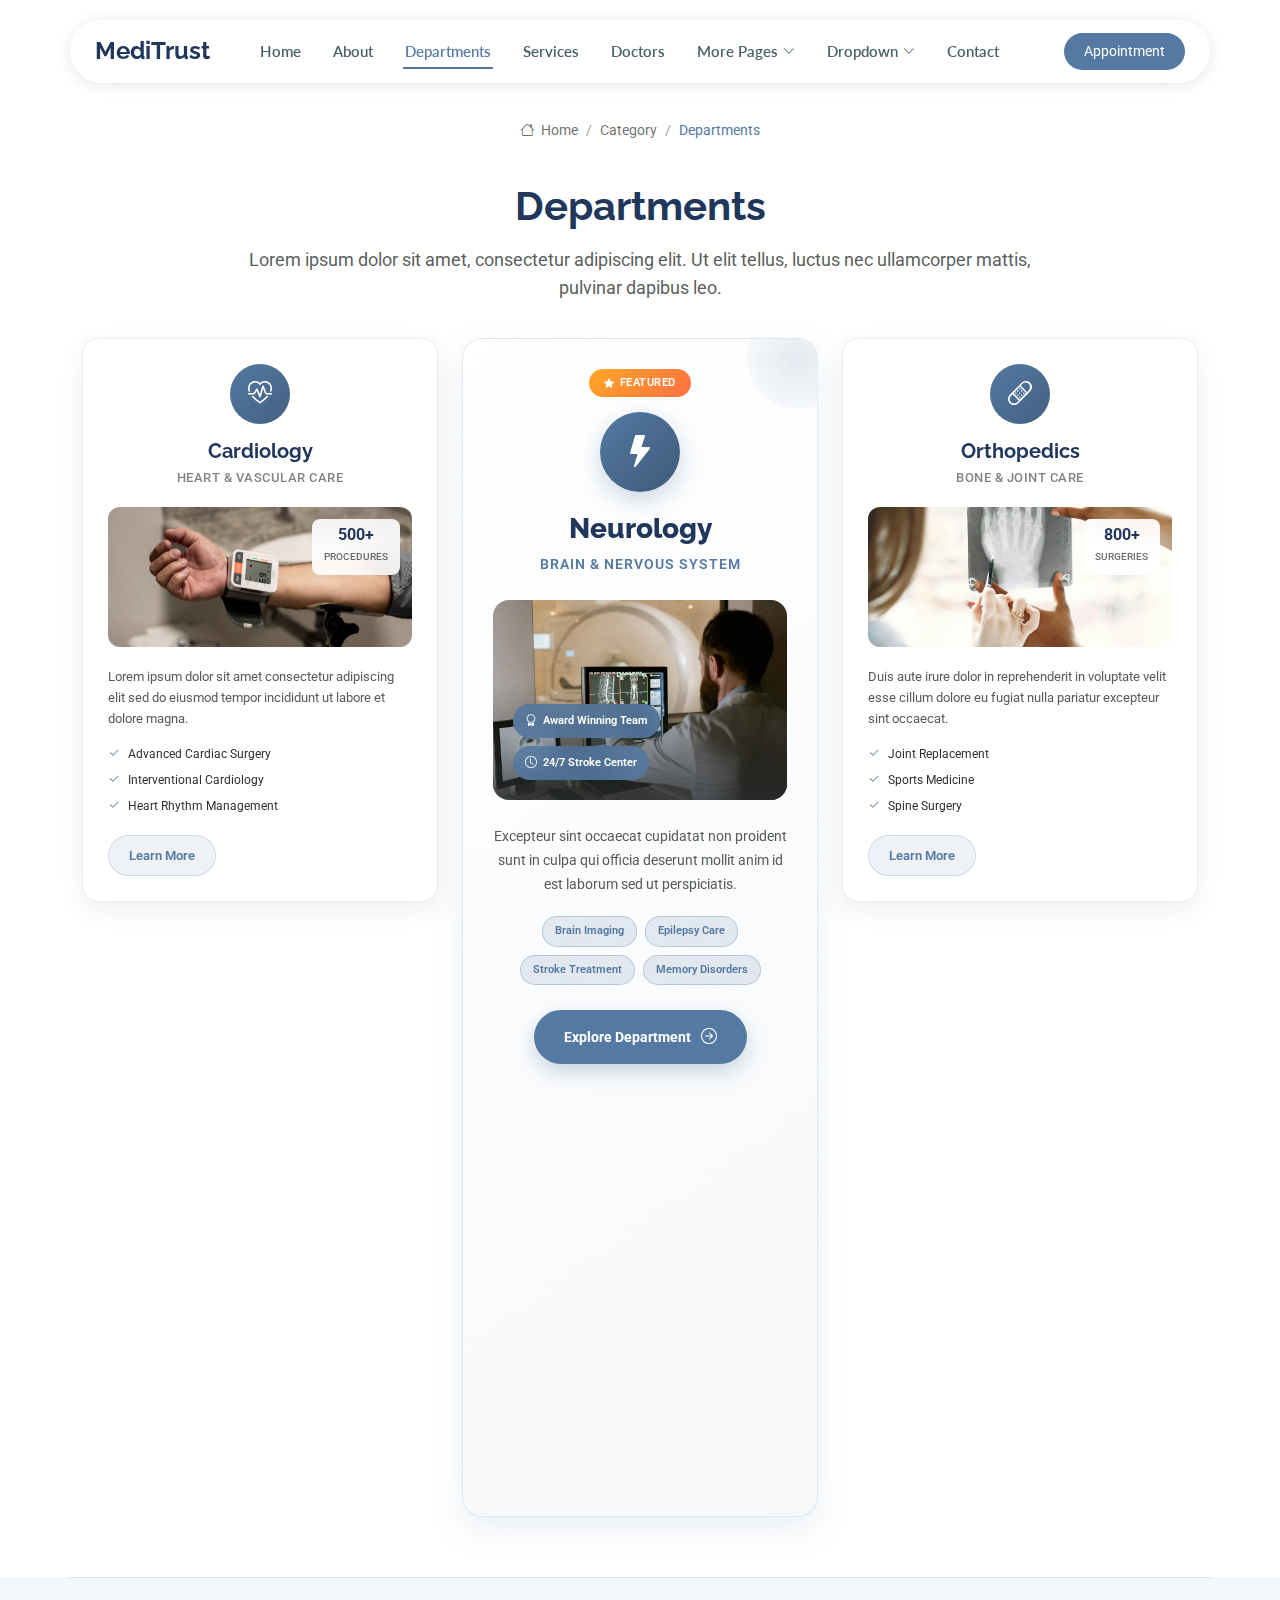
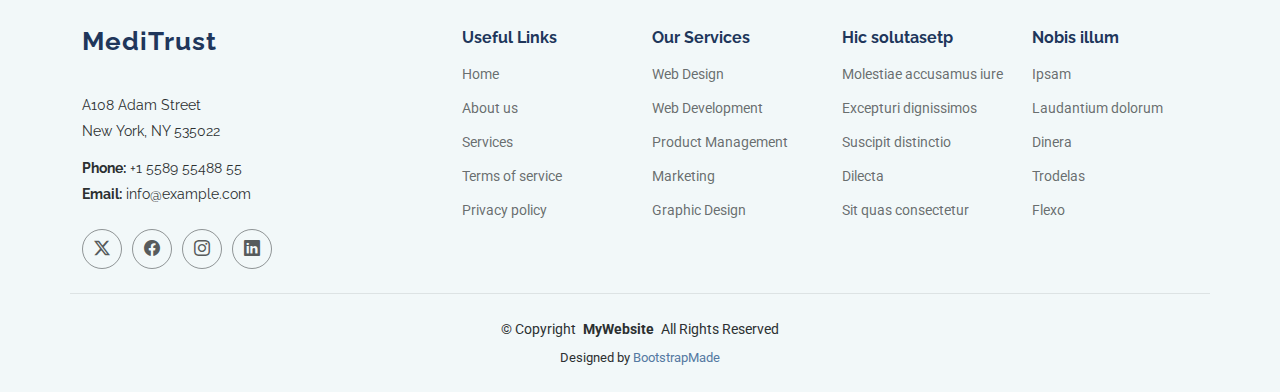
<file: departments.html>
<!DOCTYPE html>
<html lang="en">

<head>
  <meta charset="utf-8">
  <meta content="width=device-width, initial-scale=1.0" name="viewport">
  <title>Departments - MediTrust Bootstrap Template</title>
  <meta name="description" content="">
  <meta name="keywords" content="">

  <!-- Favicons -->
  <link href="assets/img/favicon.png" rel="icon">
  <link href="assets/img/apple-touch-icon.png" rel="apple-touch-icon">

  <!-- Fonts -->
  <link href="https://fonts.googleapis.com" rel="preconnect">
  <link href="https://fonts.gstatic.com" rel="preconnect" crossorigin>
  <link href="https://fonts.googleapis.com/css2?family=Roboto:ital,wght@0,100;0,300;0,400;0,500;0,700;0,900;1,100;1,300;1,400;1,500;1,700;1,900&family=Lato:ital,wght@0,100;0,300;0,400;0,700;0,900;1,100;1,300;1,400;1,700;1,900&family=Raleway:ital,wght@0,100;0,200;0,300;0,400;0,500;0,600;0,700;0,800;0,900;1,100;1,200;1,300;1,400;1,500;1,600;1,700;1,800;1,900&display=swap" rel="stylesheet">

  <!-- Vendor CSS Files -->
  <link href="assets/vendor/bootstrap/css/bootstrap.min.css" rel="stylesheet">
  <link href="assets/vendor/bootstrap-icons/bootstrap-icons.css" rel="stylesheet">
  <link href="assets/vendor/aos/aos.css" rel="stylesheet">
  <link href="assets/vendor/fontawesome-free/css/all.min.css" rel="stylesheet">
  <link href="assets/vendor/swiper/swiper-bundle.min.css" rel="stylesheet">
  <link href="assets/vendor/glightbox/css/glightbox.min.css" rel="stylesheet">

  <!-- Main CSS File -->
  <link href="assets/css/main.css" rel="stylesheet">

  <!-- =======================================================
  * Template Name: MediTrust
  * Template URL: https://bootstrapmade.com/meditrust-bootstrap-hospital-website-template/
  * Updated: Jul 04 2025 with Bootstrap v5.3.7
  * Author: BootstrapMade.com
  * License: https://bootstrapmade.com/license/
  ======================================================== -->
</head>

<body class="departments-page">

  <header id="header" class="header d-flex align-items-center fixed-top">
    <div class="header-container container-fluid container-xl position-relative d-flex align-items-center justify-content-between">

      <a href="index.html" class="logo d-flex align-items-center me-auto me-xl-0">
        <!-- Uncomment the line below if you also wish to use an image logo -->
        <!-- <img src="assets/img/logo.webp" alt=""> -->
        <svg class="my-icon" viewBox="0 0 24 24" fill="none" xmlns="http://www.w3.org/2000/svg">
          <g id="bgCarrier" stroke-width="0"></g>
          <g id="tracerCarrier" stroke-linecap="round" stroke-linejoin="round"></g>
          <g id="iconCarrier">
            <path d="M22 22L2 22" stroke="currentColor" stroke-width="1.5" stroke-linecap="round"></path>
            <path d="M17 22V6C17 4.11438 17 3.17157 16.4142 2.58579C15.8284 2 14.8856 2 13 2H11C9.11438 2 8.17157 2 7.58579 2.58579C7 3.17157 7 4.11438 7 6V22" stroke="currentColor" stroke-width="1.5"></path>
            <path opacity="0.5" d="M21 22V8.5C21 7.09554 21 6.39331 20.6629 5.88886C20.517 5.67048 20.3295 5.48298 20.1111 5.33706C19.6067 5 18.9045 5 17.5 5" stroke="currentColor" stroke-width="1.5"></path>
            <path opacity="0.5" d="M3 22V8.5C3 7.09554 3 6.39331 3.33706 5.88886C3.48298 5.67048 3.67048 5.48298 3.88886 5.33706C4.39331 5 5.09554 5 6.5 5" stroke="currentColor" stroke-width="1.5"></path>
            <path d="M12 22V19" stroke="currentColor" stroke-width="1.5" stroke-linecap="round"></path>
            <path opacity="0.5" d="M10 12H14" stroke="currentColor" stroke-width="1.5" stroke-linecap="round"></path>
            <path opacity="0.5" d="M5.5 11H7" stroke="currentColor" stroke-width="1.5" stroke-linecap="round"></path>
            <path opacity="0.5" d="M5.5 14H7" stroke="currentColor" stroke-width="1.5" stroke-linecap="round"></path>
            <path opacity="0.5" d="M17 11H18.5" stroke="currentColor" stroke-width="1.5" stroke-linecap="round"></path>
            <path opacity="0.5" d="M17 14H18.5" stroke="currentColor" stroke-width="1.5" stroke-linecap="round"></path>
            <path opacity="0.5" d="M5.5 8H7" stroke="currentColor" stroke-width="1.5" stroke-linecap="round"></path>
            <path opacity="0.5" d="M17 8H18.5" stroke="currentColor" stroke-width="1.5" stroke-linecap="round"></path>
            <path opacity="0.5" d="M10 15H14" stroke="currentColor" stroke-width="1.5" stroke-linecap="round"></path>
            <path d="M12 9V5" stroke="currentColor" stroke-width="1.5" stroke-linecap="round" stroke-linejoin="round"></path>
            <path d="M14 7L10 7" stroke="currentColor" stroke-width="1.5" stroke-linecap="round" stroke-linejoin="round"></path>
          </g>
        </svg>

        <h1 class="sitename">MediTrust</h1>
      </a>

      <nav id="navmenu" class="navmenu">
        <ul>
          <li><a href="index.html">Home</a></li>
          <li><a href="about.html">About</a></li>
          <li><a href="departments.html" class="active">Departments</a></li>
          <li><a href="services.html">Services</a></li>
          <li><a href="doctors.html">Doctors</a></li>
          <li class="dropdown"><a href="#"><span>More Pages</span> <i class="bi bi-chevron-down toggle-dropdown"></i></a>
            <ul>
              <li><a href="department-details.html">Department Details</a></li>
              <li><a href="service-details.html">Service Details</a></li>
              <li><a href="appointment.html">Appointment</a></li>
              <li><a href="testimonials.html">Testimonials</a></li>
              <li><a href="faq.html">Frequently Asked Questions</a></li>
              <li><a href="gallery.html">Gallery</a></li>
              <li><a href="terms.html">Terms</a></li>
              <li><a href="privacy.html">Privacy</a></li>
              <li><a href="404.html">404</a></li>
            </ul>
          </li>
          <li class="dropdown"><a href="#"><span>Dropdown</span> <i class="bi bi-chevron-down toggle-dropdown"></i></a>
            <ul>
              <li><a href="#">Dropdown 1</a></li>
              <li class="dropdown"><a href="#"><span>Deep Dropdown</span> <i class="bi bi-chevron-down toggle-dropdown"></i></a>
                <ul>
                  <li><a href="#">Deep Dropdown 1</a></li>
                  <li><a href="#">Deep Dropdown 2</a></li>
                  <li><a href="#">Deep Dropdown 3</a></li>
                  <li><a href="#">Deep Dropdown 4</a></li>
                  <li><a href="#">Deep Dropdown 5</a></li>
                </ul>
              </li>
              <li><a href="#">Dropdown 2</a></li>
              <li><a href="#">Dropdown 3</a></li>
              <li><a href="#">Dropdown 4</a></li>
            </ul>
          </li>
          <li><a href="contact.html">Contact</a></li>
        </ul>
        <i class="mobile-nav-toggle d-xl-none bi bi-list"></i>
      </nav>

      <a class="btn-getstarted" href="appointment.html">Appointment</a>

    </div>
  </header>

  <main class="main">

    <!-- Page Title -->
    <div class="page-title">
      <div class="breadcrumbs">
        <nav aria-label="breadcrumb">
          <ol class="breadcrumb">
            <li class="breadcrumb-item"><a href="#"><i class="bi bi-house"></i> Home</a></li>
            <li class="breadcrumb-item"><a href="#">Category</a></li>
            <li class="breadcrumb-item active current">Departments</li>
          </ol>
        </nav>
      </div>

      <div class="title-wrapper">
        <h1>Departments</h1>
        <p>Lorem ipsum dolor sit amet, consectetur adipiscing elit. Ut elit tellus, luctus nec ullamcorper mattis, pulvinar dapibus leo.</p>
      </div>
    </div><!-- End Page Title -->

    <!-- Departments Section -->
    <section id="departments" class="departments section">

      <div class="container" data-aos="fade-up" data-aos-delay="100">

        <div class="row gy-4">

          <!-- First Column with 2 departments -->
          <div class="col-lg-4" data-aos="zoom-in" data-aos-delay="200">
            <div class="department-card">
              <div class="department-header">
                <div class="department-icon">
                  <i class="bi bi-heart-pulse"></i>
                </div>
                <h3>Cardiology</h3>
                <p class="department-subtitle">Heart &amp; Vascular Care</p>
              </div>
              <div class="department-image-wrapper">
                <img src="assets/img/health/cardiology-2.webp" alt="Cardiology" class="img-fluid" loading="lazy">
                <div class="department-stats">
                  <div class="stat-item">
                    <span class="stat-number">500+</span>
                    <span class="stat-label">Procedures</span>
                  </div>
                </div>
              </div>
              <div class="department-content">
                <p>Lorem ipsum dolor sit amet consectetur adipiscing elit sed do eiusmod tempor incididunt ut labore et dolore magna.</p>
                <ul class="department-highlights">
                  <li><i class="bi bi-check2"></i> Advanced Cardiac Surgery</li>
                  <li><i class="bi bi-check2"></i> Interventional Cardiology</li>
                  <li><i class="bi bi-check2"></i> Heart Rhythm Management</li>
                </ul>
                <a href="department-details.html" class="department-link">Learn More</a>
              </div>
            </div>

            <div class="department-card" data-aos="zoom-in" data-aos-delay="350">
              <div class="department-header">
                <div class="department-icon">
                  <i class="bi bi-shield-plus"></i>
                </div>
                <h3>Dermatology</h3>
                <p class="department-subtitle">Skin Health Experts</p>
              </div>
              <div class="department-image-wrapper">
                <img src="assets/img/health/dermatology-3.webp" alt="Dermatology" class="img-fluid" loading="lazy">
                <div class="department-stats">
                  <div class="stat-item">
                    <span class="stat-number">1200+</span>
                    <span class="stat-label">Treatments</span>
                  </div>
                </div>
              </div>
              <div class="department-content">
                <p>Ut enim ad minim veniam quis nostrud exercitation ullamco laboris nisi ut aliquip ex ea commodo consequat duis aute irure.</p>
                <ul class="department-highlights">
                  <li><i class="bi bi-check2"></i> Cosmetic Dermatology</li>
                  <li><i class="bi bi-check2"></i> Skin Cancer Treatment</li>
                  <li><i class="bi bi-check2"></i> Laser Therapy</li>
                </ul>
                <a href="department-details.html" class="department-link">Learn More</a>
              </div>
            </div>
          </div><!-- End First Column -->

          <!-- Second Column - Featured Department -->
          <div class="col-lg-4" data-aos="fade-up" data-aos-delay="250">
            <div class="featured-department">
              <div class="featured-header">
                <div class="featured-badge">
                  <i class="bi bi-star-fill"></i>
                  <span>Featured</span>
                </div>
                <div class="featured-icon">
                  <i class="bi bi-lightning-fill"></i>
                </div>
                <h2>Neurology</h2>
                <p class="featured-subtitle">Brain &amp; Nervous System</p>
              </div>
              <div class="featured-image">
                <img src="assets/img/health/neurology-4.webp" alt="Neurology Department" class="img-fluid" loading="lazy">
                <div class="featured-overlay">
                  <div class="achievement-list">
                    <div class="achievement-item">
                      <i class="bi bi-award"></i>
                      <span>Award Winning Team</span>
                    </div>
                    <div class="achievement-item">
                      <i class="bi bi-clock"></i>
                      <span>24/7 Stroke Center</span>
                    </div>
                  </div>
                </div>
              </div>
              <div class="featured-content">
                <p>Excepteur sint occaecat cupidatat non proident sunt in culpa qui officia deserunt mollit anim id est laborum sed ut perspiciatis.</p>
                <div class="featured-services">
                  <div class="service-tag">Brain Imaging</div>
                  <div class="service-tag">Epilepsy Care</div>
                  <div class="service-tag">Stroke Treatment</div>
                  <div class="service-tag">Memory Disorders</div>
                </div>
                <a href="department-details.html" class="featured-btn">
                  Explore Department
                  <i class="bi bi-arrow-right-circle"></i>
                </a>
              </div>
            </div>
          </div><!-- End Featured Department -->

          <!-- Third Column with 2 departments -->
          <div class="col-lg-4" data-aos="zoom-in" data-aos-delay="300">
            <div class="department-card">
              <div class="department-header">
                <div class="department-icon">
                  <i class="bi bi-bandaid"></i>
                </div>
                <h3>Orthopedics</h3>
                <p class="department-subtitle">Bone &amp; Joint Care</p>
              </div>
              <div class="department-image-wrapper">
                <img src="assets/img/health/orthopedics-4.webp" alt="Orthopedics" class="img-fluid" loading="lazy">
                <div class="department-stats">
                  <div class="stat-item">
                    <span class="stat-number">800+</span>
                    <span class="stat-label">Surgeries</span>
                  </div>
                </div>
              </div>
              <div class="department-content">
                <p>Duis aute irure dolor in reprehenderit in voluptate velit esse cillum dolore eu fugiat nulla pariatur excepteur sint occaecat.</p>
                <ul class="department-highlights">
                  <li><i class="bi bi-check2"></i> Joint Replacement</li>
                  <li><i class="bi bi-check2"></i> Sports Medicine</li>
                  <li><i class="bi bi-check2"></i> Spine Surgery</li>
                </ul>
                <a href="department-details.html" class="department-link">Learn More</a>
              </div>
            </div>

            <div class="department-card" data-aos="zoom-in" data-aos-delay="400">
              <div class="department-header">
                <div class="department-icon">
                  <i class="bi bi-emoji-smile"></i>
                </div>
                <h3>Pediatrics</h3>
                <p class="department-subtitle">Children's Health</p>
              </div>
              <div class="department-image-wrapper">
                <img src="assets/img/health/pediatrics-2.webp" alt="Pediatrics" class="img-fluid" loading="lazy">
                <div class="department-stats">
                  <div class="stat-item">
                    <span class="stat-number">2000+</span>
                    <span class="stat-label">Young Patients</span>
                  </div>
                </div>
              </div>
              <div class="department-content">
                <p>Sed ut perspiciatis unde omnis iste natus error sit voluptatem accusantium doloremque laudantium totam rem aperiam eaque.</p>
                <ul class="department-highlights">
                  <li><i class="bi bi-check2"></i> Newborn Care</li>
                  <li><i class="bi bi-check2"></i> Child Development</li>
                  <li><i class="bi bi-check2"></i> Vaccination Programs</li>
                </ul>
                <a href="department-details.html" class="department-link">Learn More</a>
              </div>
            </div>
          </div><!-- End Third Column -->

        </div>

      </div>

    </section><!-- /Departments Section -->

  </main>

  <footer id="footer" class="footer position-relative light-background">

    <div class="container footer-top">
      <div class="row gy-4">
        <div class="col-lg-4 col-md-6 footer-about">
          <a href="index.html" class="logo d-flex align-items-center">
            <span class="sitename">MediTrust</span>
          </a>
          <div class="footer-contact pt-3">
            <p>A108 Adam Street</p>
            <p>New York, NY 535022</p>
            <p class="mt-3"><strong>Phone:</strong> <span>+1 5589 55488 55</span></p>
            <p><strong>Email:</strong> <span>info@example.com</span></p>
          </div>
          <div class="social-links d-flex mt-4">
            <a href=""><i class="bi bi-twitter-x"></i></a>
            <a href=""><i class="bi bi-facebook"></i></a>
            <a href=""><i class="bi bi-instagram"></i></a>
            <a href=""><i class="bi bi-linkedin"></i></a>
          </div>
        </div>

        <div class="col-lg-2 col-md-3 footer-links">
          <h4>Useful Links</h4>
          <ul>
            <li><a href="#">Home</a></li>
            <li><a href="#">About us</a></li>
            <li><a href="#">Services</a></li>
            <li><a href="#">Terms of service</a></li>
            <li><a href="#">Privacy policy</a></li>
          </ul>
        </div>

        <div class="col-lg-2 col-md-3 footer-links">
          <h4>Our Services</h4>
          <ul>
            <li><a href="#">Web Design</a></li>
            <li><a href="#">Web Development</a></li>
            <li><a href="#">Product Management</a></li>
            <li><a href="#">Marketing</a></li>
            <li><a href="#">Graphic Design</a></li>
          </ul>
        </div>

        <div class="col-lg-2 col-md-3 footer-links">
          <h4>Hic solutasetp</h4>
          <ul>
            <li><a href="#">Molestiae accusamus iure</a></li>
            <li><a href="#">Excepturi dignissimos</a></li>
            <li><a href="#">Suscipit distinctio</a></li>
            <li><a href="#">Dilecta</a></li>
            <li><a href="#">Sit quas consectetur</a></li>
          </ul>
        </div>

        <div class="col-lg-2 col-md-3 footer-links">
          <h4>Nobis illum</h4>
          <ul>
            <li><a href="#">Ipsam</a></li>
            <li><a href="#">Laudantium dolorum</a></li>
            <li><a href="#">Dinera</a></li>
            <li><a href="#">Trodelas</a></li>
            <li><a href="#">Flexo</a></li>
          </ul>
        </div>

      </div>
    </div>

    <div class="container copyright text-center mt-4">
      <p>© <span>Copyright</span> <strong class="px-1 sitename">MyWebsite</strong> <span>All Rights Reserved</span></p>
      <div class="credits">
        <!-- All the links in the footer should remain intact. -->
        <!-- You can delete the links only if you've purchased the pro version. -->
        <!-- Licensing information: https://bootstrapmade.com/license/ -->
        <!-- Purchase the pro version with working PHP/AJAX contact form: [buy-url] -->
        Designed by <a href="https://bootstrapmade.com/">BootstrapMade</a>
      </div>
    </div>

  </footer>

  <!-- Scroll Top -->
  <a href="#" id="scroll-top" class="scroll-top d-flex align-items-center justify-content-center"><i class="bi bi-arrow-up-short"></i></a>

  <!-- Preloader -->
  <div id="preloader"></div>

  <!-- Vendor JS Files -->
  <script src="assets/vendor/bootstrap/js/bootstrap.bundle.min.js"></script>
  <script src="assets/vendor/php-email-form/validate.js"></script>
  <script src="assets/vendor/aos/aos.js"></script>
  <script src="assets/vendor/purecounter/purecounter_vanilla.js"></script>
  <script src="assets/vendor/swiper/swiper-bundle.min.js"></script>
  <script src="assets/vendor/imagesloaded/imagesloaded.pkgd.min.js"></script>
  <script src="assets/vendor/isotope-layout/isotope.pkgd.min.js"></script>
  <script src="assets/vendor/glightbox/js/glightbox.min.js"></script>

  <!-- Main JS File -->
  <script src="assets/js/main.js"></script>

</body>

</html>
</file>
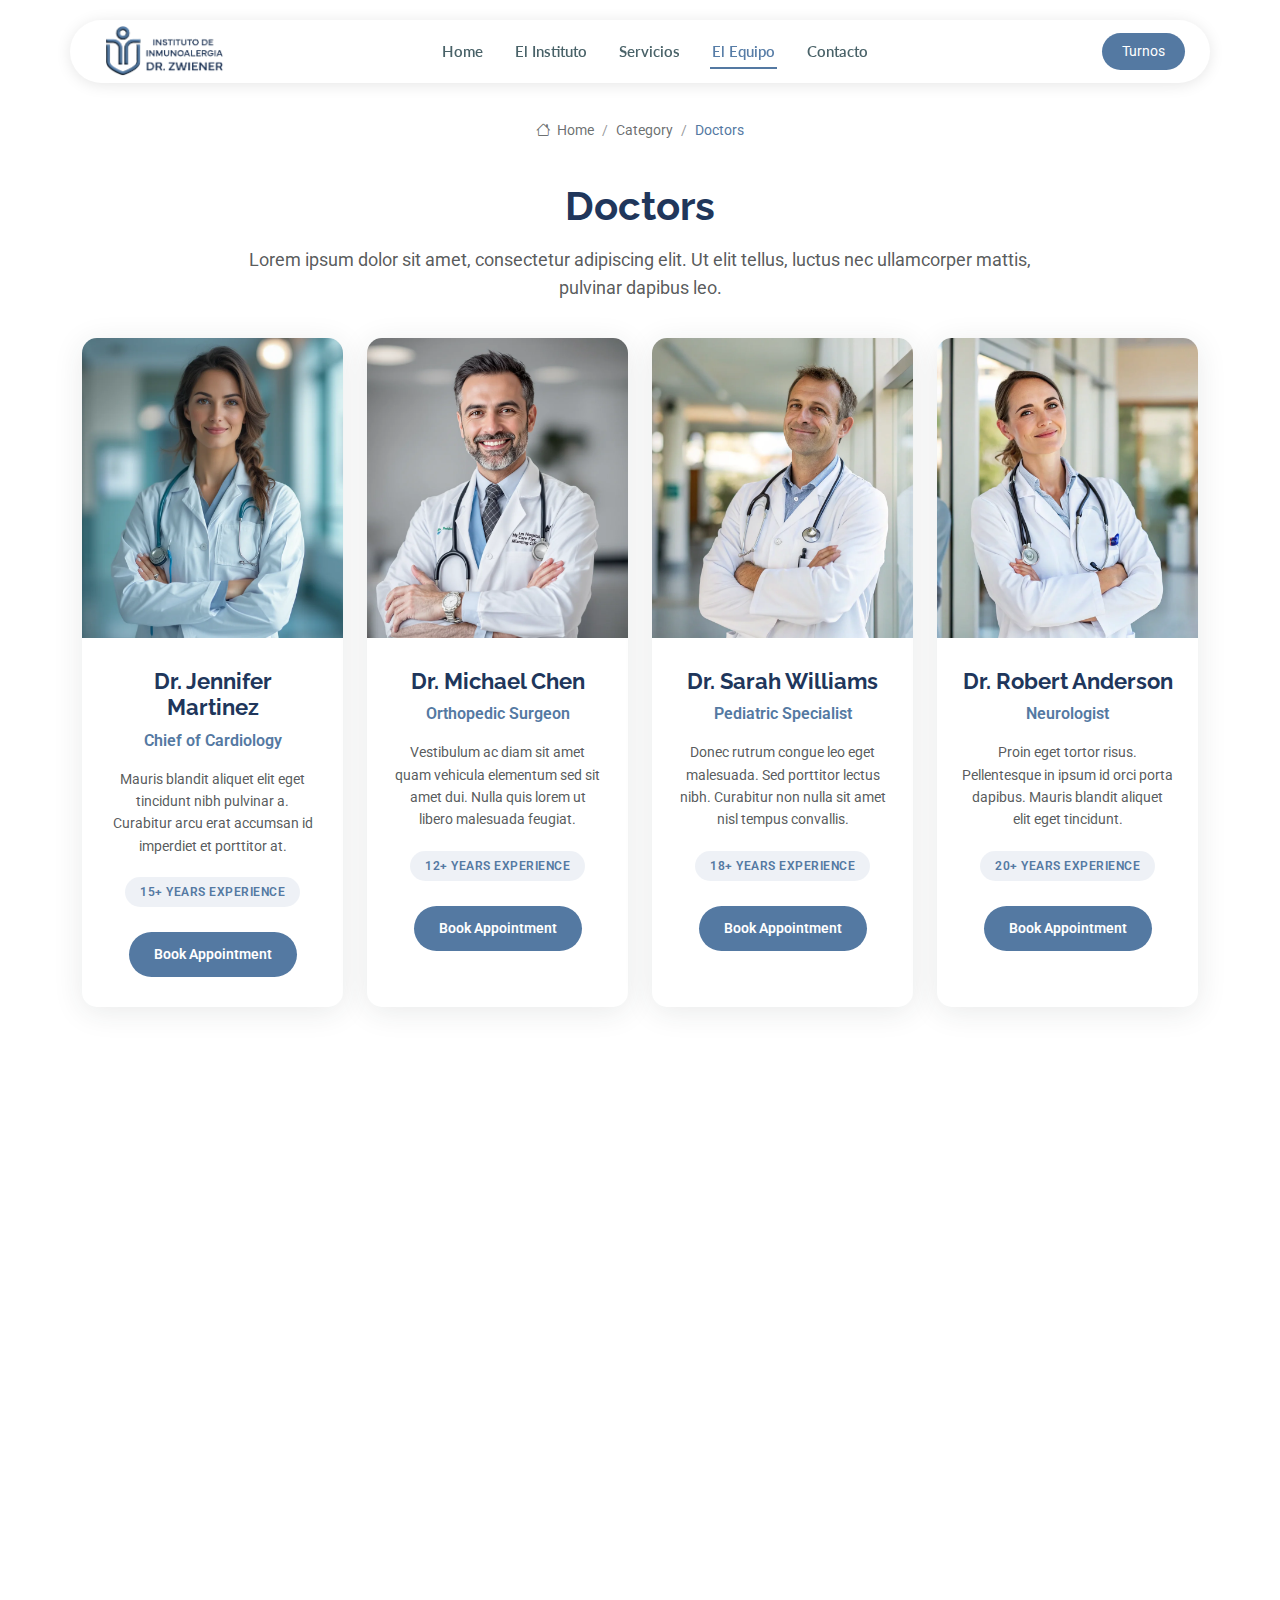
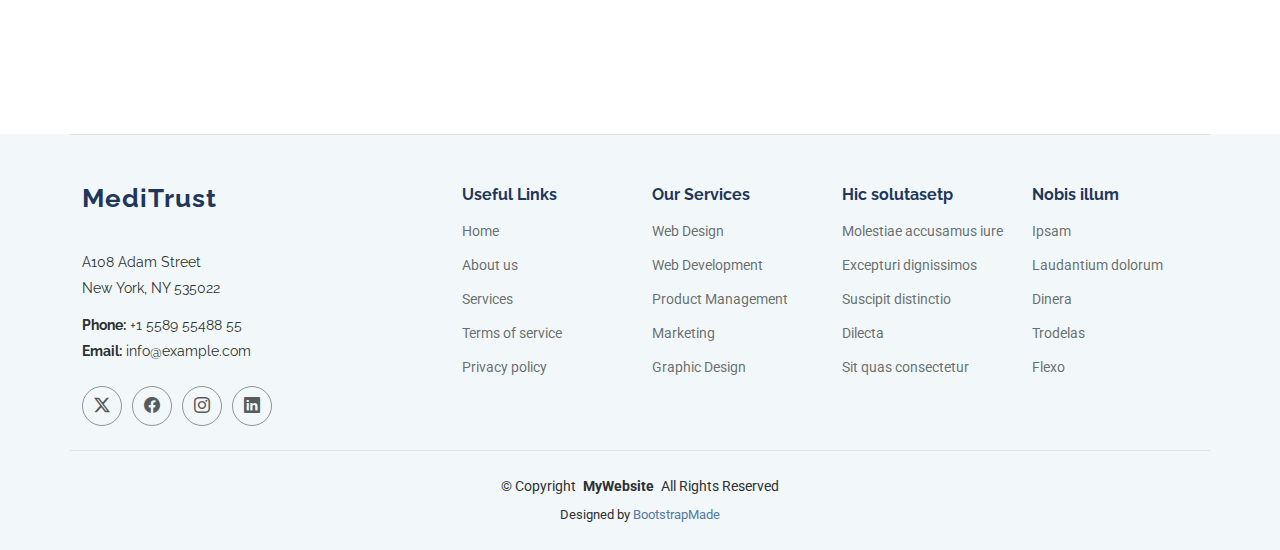
<file: doctors.html>
<!DOCTYPE html>
<html lang="en">

<head>
  <meta charset="utf-8">
  <meta content="width=device-width, initial-scale=1.0" name="viewport">
  <title>Doctors - MediTrust Bootstrap Template</title>
  <meta name="description" content="">
  <meta name="keywords" content="">

  <!-- Favicons -->
  <link href="assets/img/favicon.png" rel="icon">
  <link href="assets/img/apple-touch-icon.png" rel="apple-touch-icon">

  <!-- Fonts -->
  <link href="https://fonts.googleapis.com" rel="preconnect">
  <link href="https://fonts.gstatic.com" rel="preconnect" crossorigin>
  <link href="https://fonts.googleapis.com/css2?family=Roboto:ital,wght@0,100;0,300;0,400;0,500;0,700;0,900;1,100;1,300;1,400;1,500;1,700;1,900&family=Lato:ital,wght@0,100;0,300;0,400;0,700;0,900;1,100;1,300;1,400;1,700;1,900&family=Raleway:ital,wght@0,100;0,200;0,300;0,400;0,500;0,600;0,700;0,800;0,900;1,100;1,200;1,300;1,400;1,500;1,600;1,700;1,800;1,900&display=swap" rel="stylesheet">

  <!-- Vendor CSS Files -->
  <link href="assets/vendor/bootstrap/css/bootstrap.min.css" rel="stylesheet">
  <link href="assets/vendor/bootstrap-icons/bootstrap-icons.css" rel="stylesheet">
  <link href="assets/vendor/aos/aos.css" rel="stylesheet">
  <link href="assets/vendor/fontawesome-free/css/all.min.css" rel="stylesheet">
  <link href="assets/vendor/swiper/swiper-bundle.min.css" rel="stylesheet">
  <link href="assets/vendor/glightbox/css/glightbox.min.css" rel="stylesheet">

  <!-- Main CSS File -->
  <link href="assets/css/main.css" rel="stylesheet">

  <!-- =======================================================
  * Template Name: MediTrust
  * Template URL: https://bootstrapmade.com/meditrust-bootstrap-hospital-website-template/
  * Updated: Jul 04 2025 with Bootstrap v5.3.7
  * Author: BootstrapMade.com
  * License: https://bootstrapmade.com/license/
  ======================================================== -->
</head>

<body class="doctors-page">

  <header id="header" class="header d-flex align-items-center fixed-top">
    <div class="header-container container-fluid container-xl position-relative d-flex align-items-center justify-content-between">

      <a href="index.html" class="logo d-flex align-items-center me-auto me-xl-0">
        <img src="material/Logo.png" alt="">
      </a>

      <nav id="navmenu" class="navmenu">
        <ul>
          <li><a href="index.html">Home</a></li>
          <li><a href="about.html">El Instituto</a></li>
          <li><a href="services.html">Servicios</a></li>
          <li><a href="doctors.html" class="active">El Equipo</a></li>
          <li><a href="contact.html">Contacto</a></li>
        </ul>
        <i class="mobile-nav-toggle d-xl-none bi bi-list"></i>
      </nav>

      <a class="btn-getstarted" href="https://patient.consultoriomovil.net/patient/web/consultorioofficiapilar/" target="_blank" rel="noopener noreferrer">Turnos</a>

    </div>
  </header>

  <main class="main">

    <!-- Page Title -->
    <div class="page-title">
      <div class="breadcrumbs">
        <nav aria-label="breadcrumb">
          <ol class="breadcrumb">
            <li class="breadcrumb-item"><a href="#"><i class="bi bi-house"></i> Home</a></li>
            <li class="breadcrumb-item"><a href="#">Category</a></li>
            <li class="breadcrumb-item active current">Doctors</li>
          </ol>
        </nav>
      </div>

      <div class="title-wrapper">
        <h1>Doctors</h1>
        <p>Lorem ipsum dolor sit amet, consectetur adipiscing elit. Ut elit tellus, luctus nec ullamcorper mattis, pulvinar dapibus leo.</p>
      </div>
    </div><!-- End Page Title -->

    <!-- Doctors Section -->
    <section id="doctors" class="doctors section">

      <div class="container" data-aos="fade-up" data-aos-delay="100">

        <div class="row gy-4">

          <div class="col-xl-3 col-lg-4 col-md-6" data-aos="fade-up" data-aos-delay="100">
            <div class="doctor-card">
              <div class="doctor-image">
                <img src="assets/img/health/staff-3.webp" alt="Dr. Jennifer Martinez" class="img-fluid">
                <div class="doctor-overlay">
                  <div class="doctor-social">
                    <a href="#" class="social-link"><i class="bi bi-linkedin"></i></a>
                    <a href="#" class="social-link"><i class="bi bi-twitter"></i></a>
                    <a href="#" class="social-link"><i class="bi bi-envelope"></i></a>
                  </div>
                </div>
              </div>
              <div class="doctor-content">
                <h4 class="doctor-name">Dr. Jennifer Martinez</h4>
                <span class="doctor-specialty">Chief of Cardiology</span>
                <p class="doctor-bio">Mauris blandit aliquet elit eget tincidunt nibh pulvinar a. Curabitur arcu erat accumsan id imperdiet et porttitor at.</p>
                <div class="doctor-experience">
                  <span class="experience-badge">15+ Years Experience</span>
                </div>
                <a href="appointment.html" class="btn-appointment">Book Appointment</a>
              </div>
            </div>
          </div><!-- End Doctor Card -->

          <div class="col-xl-3 col-lg-4 col-md-6" data-aos="fade-up" data-aos-delay="200">
            <div class="doctor-card">
              <div class="doctor-image">
                <img src="assets/img/health/staff-7.webp" alt="Dr. Michael Chen" class="img-fluid">
                <div class="doctor-overlay">
                  <div class="doctor-social">
                    <a href="#" class="social-link"><i class="bi bi-linkedin"></i></a>
                    <a href="#" class="social-link"><i class="bi bi-twitter"></i></a>
                    <a href="#" class="social-link"><i class="bi bi-envelope"></i></a>
                  </div>
                </div>
              </div>
              <div class="doctor-content">
                <h4 class="doctor-name">Dr. Michael Chen</h4>
                <span class="doctor-specialty">Orthopedic Surgeon</span>
                <p class="doctor-bio">Vestibulum ac diam sit amet quam vehicula elementum sed sit amet dui. Nulla quis lorem ut libero malesuada feugiat.</p>
                <div class="doctor-experience">
                  <span class="experience-badge">12+ Years Experience</span>
                </div>
                <a href="appointment.html" class="btn-appointment">Book Appointment</a>
              </div>
            </div>
          </div><!-- End Doctor Card -->

          <div class="col-xl-3 col-lg-4 col-md-6" data-aos="fade-up" data-aos-delay="300">
            <div class="doctor-card">
              <div class="doctor-image">
                <img src="assets/img/health/staff-11.webp" alt="Dr. Sarah Williams" class="img-fluid">
                <div class="doctor-overlay">
                  <div class="doctor-social">
                    <a href="#" class="social-link"><i class="bi bi-linkedin"></i></a>
                    <a href="#" class="social-link"><i class="bi bi-twitter"></i></a>
                    <a href="#" class="social-link"><i class="bi bi-envelope"></i></a>
                  </div>
                </div>
              </div>
              <div class="doctor-content">
                <h4 class="doctor-name">Dr. Sarah Williams</h4>
                <span class="doctor-specialty">Pediatric Specialist</span>
                <p class="doctor-bio">Donec rutrum congue leo eget malesuada. Sed porttitor lectus nibh. Curabitur non nulla sit amet nisl tempus convallis.</p>
                <div class="doctor-experience">
                  <span class="experience-badge">18+ Years Experience</span>
                </div>
                <a href="appointment.html" class="btn-appointment">Book Appointment</a>
              </div>
            </div>
          </div><!-- End Doctor Card -->

          <div class="col-xl-3 col-lg-4 col-md-6" data-aos="fade-up" data-aos-delay="400">
            <div class="doctor-card">
              <div class="doctor-image">
                <img src="assets/img/health/staff-14.webp" alt="Dr. Robert Anderson" class="img-fluid">
                <div class="doctor-overlay">
                  <div class="doctor-social">
                    <a href="#" class="social-link"><i class="bi bi-linkedin"></i></a>
                    <a href="#" class="social-link"><i class="bi bi-twitter"></i></a>
                    <a href="#" class="social-link"><i class="bi bi-envelope"></i></a>
                  </div>
                </div>
              </div>
              <div class="doctor-content">
                <h4 class="doctor-name">Dr. Robert Anderson</h4>
                <span class="doctor-specialty">Neurologist</span>
                <p class="doctor-bio">Proin eget tortor risus. Pellentesque in ipsum id orci porta dapibus. Mauris blandit aliquet elit eget tincidunt.</p>
                <div class="doctor-experience">
                  <span class="experience-badge">20+ Years Experience</span>
                </div>
                <a href="appointment.html" class="btn-appointment">Book Appointment</a>
              </div>
            </div>
          </div><!-- End Doctor Card -->

          <div class="col-xl-3 col-lg-4 col-md-6" data-aos="fade-up" data-aos-delay="100">
            <div class="doctor-card">
              <div class="doctor-image">
                <img src="assets/img/health/staff-5.webp" alt="Dr. Lisa Thompson" class="img-fluid">
                <div class="doctor-overlay">
                  <div class="doctor-social">
                    <a href="#" class="social-link"><i class="bi bi-linkedin"></i></a>
                    <a href="#" class="social-link"><i class="bi bi-twitter"></i></a>
                    <a href="#" class="social-link"><i class="bi bi-envelope"></i></a>
                  </div>
                </div>
              </div>
              <div class="doctor-content">
                <h4 class="doctor-name">Dr. Lisa Thompson</h4>
                <span class="doctor-specialty">Emergency Medicine</span>
                <p class="doctor-bio">Vivamus magna justo lacinia eget consectetur sed convallis at tellus. Quisque velit nisi pretium ut lacinia in elementum.</p>
                <div class="doctor-experience">
                  <span class="experience-badge">14+ Years Experience</span>
                </div>
                <a href="appointment.html" class="btn-appointment">Book Appointment</a>
              </div>
            </div>
          </div><!-- End Doctor Card -->

          <div class="col-xl-3 col-lg-4 col-md-6" data-aos="fade-up" data-aos-delay="200">
            <div class="doctor-card">
              <div class="doctor-image">
                <img src="assets/img/health/staff-9.webp" alt="Dr. David Rodriguez" class="img-fluid">
                <div class="doctor-overlay">
                  <div class="doctor-social">
                    <a href="#" class="social-link"><i class="bi bi-linkedin"></i></a>
                    <a href="#" class="social-link"><i class="bi bi-twitter"></i></a>
                    <a href="#" class="social-link"><i class="bi bi-envelope"></i></a>
                  </div>
                </div>
              </div>
              <div class="doctor-content">
                <h4 class="doctor-name">Dr. David Rodriguez</h4>
                <span class="doctor-specialty">Dermatologist</span>
                <p class="doctor-bio">Cras ultricies ligula sed magna dictum porta. Lorem ipsum dolor sit amet consectetur adipiscing elit pellentesque habitant.</p>
                <div class="doctor-experience">
                  <span class="experience-badge">16+ Years Experience</span>
                </div>
                <a href="appointment.html" class="btn-appointment">Book Appointment</a>
              </div>
            </div>
          </div><!-- End Doctor Card -->

          <div class="col-xl-3 col-lg-4 col-md-6" data-aos="fade-up" data-aos-delay="300">
            <div class="doctor-card">
              <div class="doctor-image">
                <img src="assets/img/health/staff-2.webp" alt="Dr. Amanda Clark" class="img-fluid">
                <div class="doctor-overlay">
                  <div class="doctor-social">
                    <a href="#" class="social-link"><i class="bi bi-linkedin"></i></a>
                    <a href="#" class="social-link"><i class="bi bi-twitter"></i></a>
                    <a href="#" class="social-link"><i class="bi bi-envelope"></i></a>
                  </div>
                </div>
              </div>
              <div class="doctor-content">
                <h4 class="doctor-name">Dr. Amanda Clark</h4>
                <span class="doctor-specialty">Oncologist</span>
                <p class="doctor-bio">Sed porttitor lectus nibh. Curabitur aliquet quam id dui posuere blandit proin eget tortor risus pellentesque habitant.</p>
                <div class="doctor-experience">
                  <span class="experience-badge">22+ Years Experience</span>
                </div>
                <a href="appointment.html" class="btn-appointment">Book Appointment</a>
              </div>
            </div>
          </div><!-- End Doctor Card -->

          <div class="col-xl-3 col-lg-4 col-md-6" data-aos="fade-up" data-aos-delay="400">
            <div class="doctor-card">
              <div class="doctor-image">
                <img src="assets/img/health/staff-12.webp" alt="Dr. James Wilson" class="img-fluid">
                <div class="doctor-overlay">
                  <div class="doctor-social">
                    <a href="#" class="social-link"><i class="bi bi-linkedin"></i></a>
                    <a href="#" class="social-link"><i class="bi bi-twitter"></i></a>
                    <a href="#" class="social-link"><i class="bi bi-envelope"></i></a>
                  </div>
                </div>
              </div>
              <div class="doctor-content">
                <h4 class="doctor-name">Dr. James Wilson</h4>
                <span class="doctor-specialty">General Surgery</span>
                <p class="doctor-bio">Nulla porttitor accumsan tincidunt. Mauris blandit aliquet elit eget tincidunt nibh pulvinar a curabitur arcu erat accumsan.</p>
                <div class="doctor-experience">
                  <span class="experience-badge">19+ Years Experience</span>
                </div>
                <a href="appointment.html" class="btn-appointment">Book Appointment</a>
              </div>
            </div>
          </div><!-- End Doctor Card -->

        </div>

      </div>

    </section><!-- /Doctors Section -->

  </main>

  <footer id="footer" class="footer position-relative light-background">

    <div class="container footer-top">
      <div class="row gy-4">
        <div class="col-lg-4 col-md-6 footer-about">
          <a href="index.html" class="logo d-flex align-items-center">
            <span class="sitename">MediTrust</span>
          </a>
          <div class="footer-contact pt-3">
            <p>A108 Adam Street</p>
            <p>New York, NY 535022</p>
            <p class="mt-3"><strong>Phone:</strong> <span>+1 5589 55488 55</span></p>
            <p><strong>Email:</strong> <span>info@example.com</span></p>
          </div>
          <div class="social-links d-flex mt-4">
            <a href=""><i class="bi bi-twitter-x"></i></a>
            <a href=""><i class="bi bi-facebook"></i></a>
            <a href=""><i class="bi bi-instagram"></i></a>
            <a href=""><i class="bi bi-linkedin"></i></a>
          </div>
        </div>

        <div class="col-lg-2 col-md-3 footer-links">
          <h4>Useful Links</h4>
          <ul>
            <li><a href="#">Home</a></li>
            <li><a href="#">About us</a></li>
            <li><a href="#">Services</a></li>
            <li><a href="#">Terms of service</a></li>
            <li><a href="#">Privacy policy</a></li>
          </ul>
        </div>

        <div class="col-lg-2 col-md-3 footer-links">
          <h4>Our Services</h4>
          <ul>
            <li><a href="#">Web Design</a></li>
            <li><a href="#">Web Development</a></li>
            <li><a href="#">Product Management</a></li>
            <li><a href="#">Marketing</a></li>
            <li><a href="#">Graphic Design</a></li>
          </ul>
        </div>

        <div class="col-lg-2 col-md-3 footer-links">
          <h4>Hic solutasetp</h4>
          <ul>
            <li><a href="#">Molestiae accusamus iure</a></li>
            <li><a href="#">Excepturi dignissimos</a></li>
            <li><a href="#">Suscipit distinctio</a></li>
            <li><a href="#">Dilecta</a></li>
            <li><a href="#">Sit quas consectetur</a></li>
          </ul>
        </div>

        <div class="col-lg-2 col-md-3 footer-links">
          <h4>Nobis illum</h4>
          <ul>
            <li><a href="#">Ipsam</a></li>
            <li><a href="#">Laudantium dolorum</a></li>
            <li><a href="#">Dinera</a></li>
            <li><a href="#">Trodelas</a></li>
            <li><a href="#">Flexo</a></li>
          </ul>
        </div>

      </div>
    </div>

    <div class="container copyright text-center mt-4">
      <p>© <span>Copyright</span> <strong class="px-1 sitename">MyWebsite</strong> <span>All Rights Reserved</span></p>
      <div class="credits">
        <!-- All the links in the footer should remain intact. -->
        <!-- You can delete the links only if you've purchased the pro version. -->
        <!-- Licensing information: https://bootstrapmade.com/license/ -->
        <!-- Purchase the pro version with working PHP/AJAX contact form: [buy-url] -->
        Designed by <a href="https://bootstrapmade.com/">BootstrapMade</a>
      </div>
    </div>

  </footer>

  <!-- Scroll Top -->
  <a href="#" id="scroll-top" class="scroll-top d-flex align-items-center justify-content-center"><i class="bi bi-arrow-up-short"></i></a>

  <!-- Preloader -->
  <div id="preloader"></div>

  <!-- Vendor JS Files -->
  <script src="assets/vendor/bootstrap/js/bootstrap.bundle.min.js"></script>
  <script src="assets/vendor/php-email-form/validate.js"></script>
  <script src="assets/vendor/aos/aos.js"></script>
  <script src="assets/vendor/purecounter/purecounter_vanilla.js"></script>
  <script src="assets/vendor/swiper/swiper-bundle.min.js"></script>
  <script src="assets/vendor/imagesloaded/imagesloaded.pkgd.min.js"></script>
  <script src="assets/vendor/isotope-layout/isotope.pkgd.min.js"></script>
  <script src="assets/vendor/glightbox/js/glightbox.min.js"></script>

  <!-- Main JS File -->
  <script src="assets/js/main.js"></script>

</body>

</html>
</file>
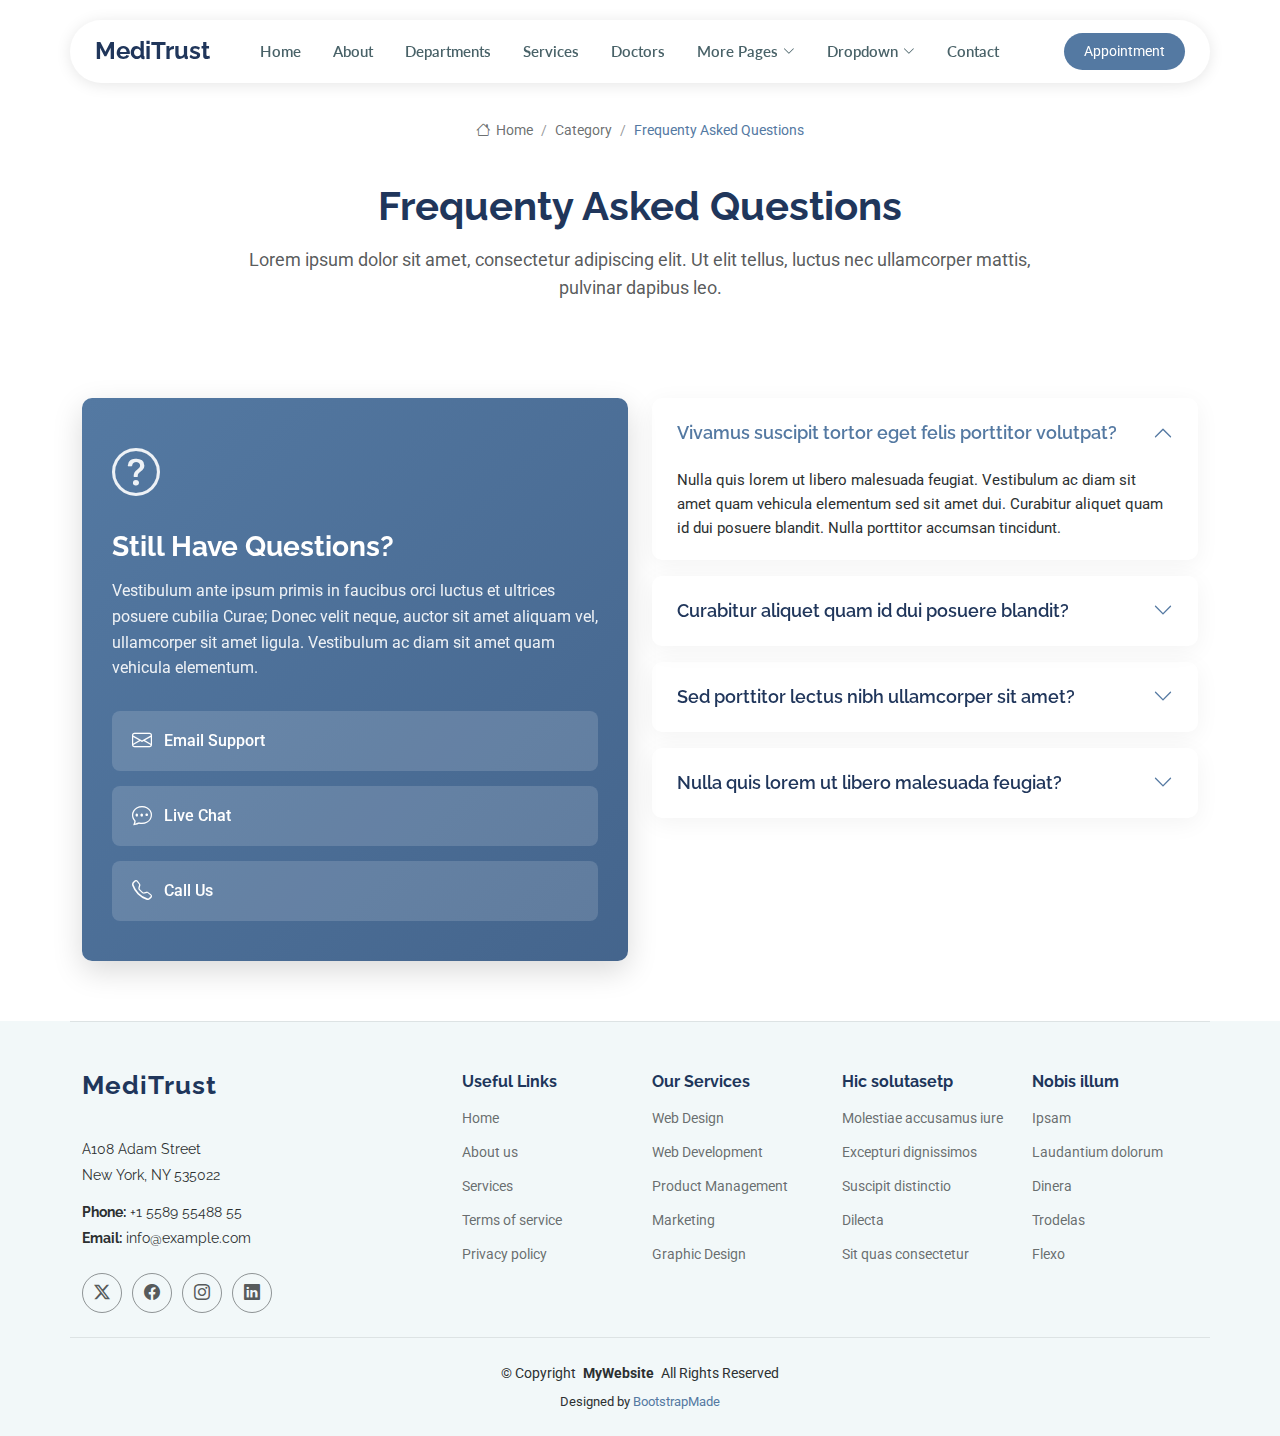
<file: faq.html>
<!DOCTYPE html>
<html lang="en">

<head>
  <meta charset="utf-8">
  <meta content="width=device-width, initial-scale=1.0" name="viewport">
  <title>Faq - MediTrust Bootstrap Template</title>
  <meta name="description" content="">
  <meta name="keywords" content="">

  <!-- Favicons -->
  <link href="assets/img/favicon.png" rel="icon">
  <link href="assets/img/apple-touch-icon.png" rel="apple-touch-icon">

  <!-- Fonts -->
  <link href="https://fonts.googleapis.com" rel="preconnect">
  <link href="https://fonts.gstatic.com" rel="preconnect" crossorigin>
  <link href="https://fonts.googleapis.com/css2?family=Roboto:ital,wght@0,100;0,300;0,400;0,500;0,700;0,900;1,100;1,300;1,400;1,500;1,700;1,900&family=Lato:ital,wght@0,100;0,300;0,400;0,700;0,900;1,100;1,300;1,400;1,700;1,900&family=Raleway:ital,wght@0,100;0,200;0,300;0,400;0,500;0,600;0,700;0,800;0,900;1,100;1,200;1,300;1,400;1,500;1,600;1,700;1,800;1,900&display=swap" rel="stylesheet">

  <!-- Vendor CSS Files -->
  <link href="assets/vendor/bootstrap/css/bootstrap.min.css" rel="stylesheet">
  <link href="assets/vendor/bootstrap-icons/bootstrap-icons.css" rel="stylesheet">
  <link href="assets/vendor/aos/aos.css" rel="stylesheet">
  <link href="assets/vendor/fontawesome-free/css/all.min.css" rel="stylesheet">
  <link href="assets/vendor/swiper/swiper-bundle.min.css" rel="stylesheet">
  <link href="assets/vendor/glightbox/css/glightbox.min.css" rel="stylesheet">

  <!-- Main CSS File -->
  <link href="assets/css/main.css" rel="stylesheet">

  <!-- =======================================================
  * Template Name: MediTrust
  * Template URL: https://bootstrapmade.com/meditrust-bootstrap-hospital-website-template/
  * Updated: Jul 04 2025 with Bootstrap v5.3.7
  * Author: BootstrapMade.com
  * License: https://bootstrapmade.com/license/
  ======================================================== -->
</head>

<body class="faq-page">

  <header id="header" class="header d-flex align-items-center fixed-top">
    <div class="header-container container-fluid container-xl position-relative d-flex align-items-center justify-content-between">

      <a href="index.html" class="logo d-flex align-items-center me-auto me-xl-0">
        <!-- Uncomment the line below if you also wish to use an image logo -->
        <!-- <img src="assets/img/logo.webp" alt=""> -->
        <svg class="my-icon" viewBox="0 0 24 24" fill="none" xmlns="http://www.w3.org/2000/svg">
          <g id="bgCarrier" stroke-width="0"></g>
          <g id="tracerCarrier" stroke-linecap="round" stroke-linejoin="round"></g>
          <g id="iconCarrier">
            <path d="M22 22L2 22" stroke="currentColor" stroke-width="1.5" stroke-linecap="round"></path>
            <path d="M17 22V6C17 4.11438 17 3.17157 16.4142 2.58579C15.8284 2 14.8856 2 13 2H11C9.11438 2 8.17157 2 7.58579 2.58579C7 3.17157 7 4.11438 7 6V22" stroke="currentColor" stroke-width="1.5"></path>
            <path opacity="0.5" d="M21 22V8.5C21 7.09554 21 6.39331 20.6629 5.88886C20.517 5.67048 20.3295 5.48298 20.1111 5.33706C19.6067 5 18.9045 5 17.5 5" stroke="currentColor" stroke-width="1.5"></path>
            <path opacity="0.5" d="M3 22V8.5C3 7.09554 3 6.39331 3.33706 5.88886C3.48298 5.67048 3.67048 5.48298 3.88886 5.33706C4.39331 5 5.09554 5 6.5 5" stroke="currentColor" stroke-width="1.5"></path>
            <path d="M12 22V19" stroke="currentColor" stroke-width="1.5" stroke-linecap="round"></path>
            <path opacity="0.5" d="M10 12H14" stroke="currentColor" stroke-width="1.5" stroke-linecap="round"></path>
            <path opacity="0.5" d="M5.5 11H7" stroke="currentColor" stroke-width="1.5" stroke-linecap="round"></path>
            <path opacity="0.5" d="M5.5 14H7" stroke="currentColor" stroke-width="1.5" stroke-linecap="round"></path>
            <path opacity="0.5" d="M17 11H18.5" stroke="currentColor" stroke-width="1.5" stroke-linecap="round"></path>
            <path opacity="0.5" d="M17 14H18.5" stroke="currentColor" stroke-width="1.5" stroke-linecap="round"></path>
            <path opacity="0.5" d="M5.5 8H7" stroke="currentColor" stroke-width="1.5" stroke-linecap="round"></path>
            <path opacity="0.5" d="M17 8H18.5" stroke="currentColor" stroke-width="1.5" stroke-linecap="round"></path>
            <path opacity="0.5" d="M10 15H14" stroke="currentColor" stroke-width="1.5" stroke-linecap="round"></path>
            <path d="M12 9V5" stroke="currentColor" stroke-width="1.5" stroke-linecap="round" stroke-linejoin="round"></path>
            <path d="M14 7L10 7" stroke="currentColor" stroke-width="1.5" stroke-linecap="round" stroke-linejoin="round"></path>
          </g>
        </svg>

        <h1 class="sitename">MediTrust</h1>
      </a>

      <nav id="navmenu" class="navmenu">
        <ul>
          <li><a href="index.html">Home</a></li>
          <li><a href="about.html">About</a></li>
          <li><a href="departments.html">Departments</a></li>
          <li><a href="services.html">Services</a></li>
          <li><a href="doctors.html">Doctors</a></li>
          <li class="dropdown"><a href="#"><span>More Pages</span> <i class="bi bi-chevron-down toggle-dropdown"></i></a>
            <ul>
              <li><a href="department-details.html">Department Details</a></li>
              <li><a href="service-details.html">Service Details</a></li>
              <li><a href="appointment.html">Appointment</a></li>
              <li><a href="testimonials.html">Testimonials</a></li>
              <li><a href="faq.html" class="active">Frequently Asked Questions</a></li>
              <li><a href="gallery.html">Gallery</a></li>
              <li><a href="terms.html">Terms</a></li>
              <li><a href="privacy.html">Privacy</a></li>
              <li><a href="404.html">404</a></li>
            </ul>
          </li>
          <li class="dropdown"><a href="#"><span>Dropdown</span> <i class="bi bi-chevron-down toggle-dropdown"></i></a>
            <ul>
              <li><a href="#">Dropdown 1</a></li>
              <li class="dropdown"><a href="#"><span>Deep Dropdown</span> <i class="bi bi-chevron-down toggle-dropdown"></i></a>
                <ul>
                  <li><a href="#">Deep Dropdown 1</a></li>
                  <li><a href="#">Deep Dropdown 2</a></li>
                  <li><a href="#">Deep Dropdown 3</a></li>
                  <li><a href="#">Deep Dropdown 4</a></li>
                  <li><a href="#">Deep Dropdown 5</a></li>
                </ul>
              </li>
              <li><a href="#">Dropdown 2</a></li>
              <li><a href="#">Dropdown 3</a></li>
              <li><a href="#">Dropdown 4</a></li>
            </ul>
          </li>
          <li><a href="contact.html">Contact</a></li>
        </ul>
        <i class="mobile-nav-toggle d-xl-none bi bi-list"></i>
      </nav>

      <a class="btn-getstarted" href="appointment.html">Appointment</a>

    </div>
  </header>

  <main class="main">

    <!-- Page Title -->
    <div class="page-title position-relative">
      <div class="breadcrumbs">
        <nav aria-label="breadcrumb">
          <ol class="breadcrumb">
            <li class="breadcrumb-item"><a href="#"><i class="bi bi-house"></i> Home</a></li>
            <li class="breadcrumb-item"><a href="#">Category</a></li>
            <li class="breadcrumb-item active current">Frequenty Asked Questions</li>
          </ol>
        </nav>
      </div>

      <div class="title-wrapper">
        <h1>Frequenty Asked Questions</h1>
        <p>Lorem ipsum dolor sit amet, consectetur adipiscing elit. Ut elit tellus, luctus nec ullamcorper mattis, pulvinar dapibus leo.</p>
      </div>
    </div><!-- End Page Title -->

    <!-- Faq Section -->
    <section id="faq" class="faq section">

      <div class="container" data-aos="fade-up" data-aos-delay="100">

        <div class="row gy-5">
          <div class="col-lg-6" data-aos="zoom-out" data-aos-delay="200">
            <div class="faq-contact-card">
              <div class="card-icon">
                <i class="bi bi-question-circle"></i>
              </div>
              <div class="card-content">
                <h3>Still Have Questions?</h3>
                <p>Vestibulum ante ipsum primis in faucibus orci luctus et ultrices posuere cubilia Curae; Donec velit neque, auctor sit amet aliquam vel, ullamcorper sit amet ligula. Vestibulum ac diam sit amet quam vehicula elementum.</p>
                <div class="contact-options">
                  <a href="#" class="contact-option">
                    <i class="bi bi-envelope"></i>
                    <span>Email Support</span>
                  </a>
                  <a href="#" class="contact-option">
                    <i class="bi bi-chat-dots"></i>
                    <span>Live Chat</span>
                  </a>
                  <a href="#" class="contact-option">
                    <i class="bi bi-telephone"></i>
                    <span>Call Us</span>
                  </a>
                </div>
              </div>
            </div>
          </div>

          <div class="col-lg-6" data-aos="fade-up" data-aos-delay="300">
            <div class="faq-accordion">
              <div class="faq-item faq-active">
                <div class="faq-header">
                  <h3>Vivamus suscipit tortor eget felis porttitor volutpat?</h3>
                  <i class="bi bi-chevron-down faq-toggle"></i>
                </div>
                <div class="faq-content">
                  <p>
                    Nulla quis lorem ut libero malesuada feugiat. Vestibulum ac diam sit amet quam vehicula elementum sed sit amet dui. Curabitur aliquet quam id dui posuere blandit. Nulla porttitor accumsan tincidunt.
                  </p>
                </div>
              </div><!-- End FAQ Item-->

              <div class="faq-item" data-aos="zoom-in" data-aos-delay="200">
                <div class="faq-header">
                  <h3>Curabitur aliquet quam id dui posuere blandit?</h3>
                  <i class="bi bi-chevron-down faq-toggle"></i>
                </div>
                <div class="faq-content">
                  <p>
                    Vestibulum ante ipsum primis in faucibus orci luctus et ultrices posuere cubilia Curae; Donec velit neque, auctor sit amet aliquam vel, ullamcorper sit amet ligula. Proin eget tortor risus. Mauris blandit aliquet elit, eget tincidunt nibh pulvinar.
                  </p>
                </div>
              </div><!-- End FAQ Item-->

              <div class="faq-item">
                <div class="faq-header">
                  <h3>Sed porttitor lectus nibh ullamcorper sit amet?</h3>
                  <i class="bi bi-chevron-down faq-toggle"></i>
                </div>
                <div class="faq-content">
                  <p>
                    Curabitur non nulla sit amet nisl tempus convallis quis ac lectus. Praesent sapien massa, convallis a pellentesque nec, egestas non nisi. Donec sollicitudin molestie malesuada. Vestibulum ac diam sit amet quam vehicula elementum.
                  </p>
                </div>
              </div><!-- End FAQ Item-->

              <div class="faq-item">
                <div class="faq-header">
                  <h3>Nulla quis lorem ut libero malesuada feugiat?</h3>
                  <i class="bi bi-chevron-down faq-toggle"></i>
                </div>
                <div class="faq-content">
                  <p>
                    Donec sollicitudin molestie malesuada. Quisque velit nisi, pretium ut lacinia in, elementum id enim. Vestibulum ante ipsum primis in faucibus orci luctus et ultrices posuere cubilia Curae; Donec velit neque, auctor sit amet aliquam vel.
                  </p>
                </div>
              </div><!-- End FAQ Item-->
            </div>
          </div>
        </div>

      </div>

    </section><!-- /Faq Section -->

  </main>

  <footer id="footer" class="footer position-relative light-background">

    <div class="container footer-top">
      <div class="row gy-4">
        <div class="col-lg-4 col-md-6 footer-about">
          <a href="index.html" class="logo d-flex align-items-center">
            <span class="sitename">MediTrust</span>
          </a>
          <div class="footer-contact pt-3">
            <p>A108 Adam Street</p>
            <p>New York, NY 535022</p>
            <p class="mt-3"><strong>Phone:</strong> <span>+1 5589 55488 55</span></p>
            <p><strong>Email:</strong> <span>info@example.com</span></p>
          </div>
          <div class="social-links d-flex mt-4">
            <a href=""><i class="bi bi-twitter-x"></i></a>
            <a href=""><i class="bi bi-facebook"></i></a>
            <a href=""><i class="bi bi-instagram"></i></a>
            <a href=""><i class="bi bi-linkedin"></i></a>
          </div>
        </div>

        <div class="col-lg-2 col-md-3 footer-links">
          <h4>Useful Links</h4>
          <ul>
            <li><a href="#">Home</a></li>
            <li><a href="#">About us</a></li>
            <li><a href="#">Services</a></li>
            <li><a href="#">Terms of service</a></li>
            <li><a href="#">Privacy policy</a></li>
          </ul>
        </div>

        <div class="col-lg-2 col-md-3 footer-links">
          <h4>Our Services</h4>
          <ul>
            <li><a href="#">Web Design</a></li>
            <li><a href="#">Web Development</a></li>
            <li><a href="#">Product Management</a></li>
            <li><a href="#">Marketing</a></li>
            <li><a href="#">Graphic Design</a></li>
          </ul>
        </div>

        <div class="col-lg-2 col-md-3 footer-links">
          <h4>Hic solutasetp</h4>
          <ul>
            <li><a href="#">Molestiae accusamus iure</a></li>
            <li><a href="#">Excepturi dignissimos</a></li>
            <li><a href="#">Suscipit distinctio</a></li>
            <li><a href="#">Dilecta</a></li>
            <li><a href="#">Sit quas consectetur</a></li>
          </ul>
        </div>

        <div class="col-lg-2 col-md-3 footer-links">
          <h4>Nobis illum</h4>
          <ul>
            <li><a href="#">Ipsam</a></li>
            <li><a href="#">Laudantium dolorum</a></li>
            <li><a href="#">Dinera</a></li>
            <li><a href="#">Trodelas</a></li>
            <li><a href="#">Flexo</a></li>
          </ul>
        </div>

      </div>
    </div>

    <div class="container copyright text-center mt-4">
      <p>© <span>Copyright</span> <strong class="px-1 sitename">MyWebsite</strong> <span>All Rights Reserved</span></p>
      <div class="credits">
        <!-- All the links in the footer should remain intact. -->
        <!-- You can delete the links only if you've purchased the pro version. -->
        <!-- Licensing information: https://bootstrapmade.com/license/ -->
        <!-- Purchase the pro version with working PHP/AJAX contact form: [buy-url] -->
        Designed by <a href="https://bootstrapmade.com/">BootstrapMade</a>
      </div>
    </div>

  </footer>

  <!-- Scroll Top -->
  <a href="#" id="scroll-top" class="scroll-top d-flex align-items-center justify-content-center"><i class="bi bi-arrow-up-short"></i></a>

  <!-- Preloader -->
  <div id="preloader"></div>

  <!-- Vendor JS Files -->
  <script src="assets/vendor/bootstrap/js/bootstrap.bundle.min.js"></script>
  <script src="assets/vendor/php-email-form/validate.js"></script>
  <script src="assets/vendor/aos/aos.js"></script>
  <script src="assets/vendor/purecounter/purecounter_vanilla.js"></script>
  <script src="assets/vendor/swiper/swiper-bundle.min.js"></script>
  <script src="assets/vendor/imagesloaded/imagesloaded.pkgd.min.js"></script>
  <script src="assets/vendor/isotope-layout/isotope.pkgd.min.js"></script>
  <script src="assets/vendor/glightbox/js/glightbox.min.js"></script>

  <!-- Main JS File -->
  <script src="assets/js/main.js"></script>

</body>

</html>
</file>
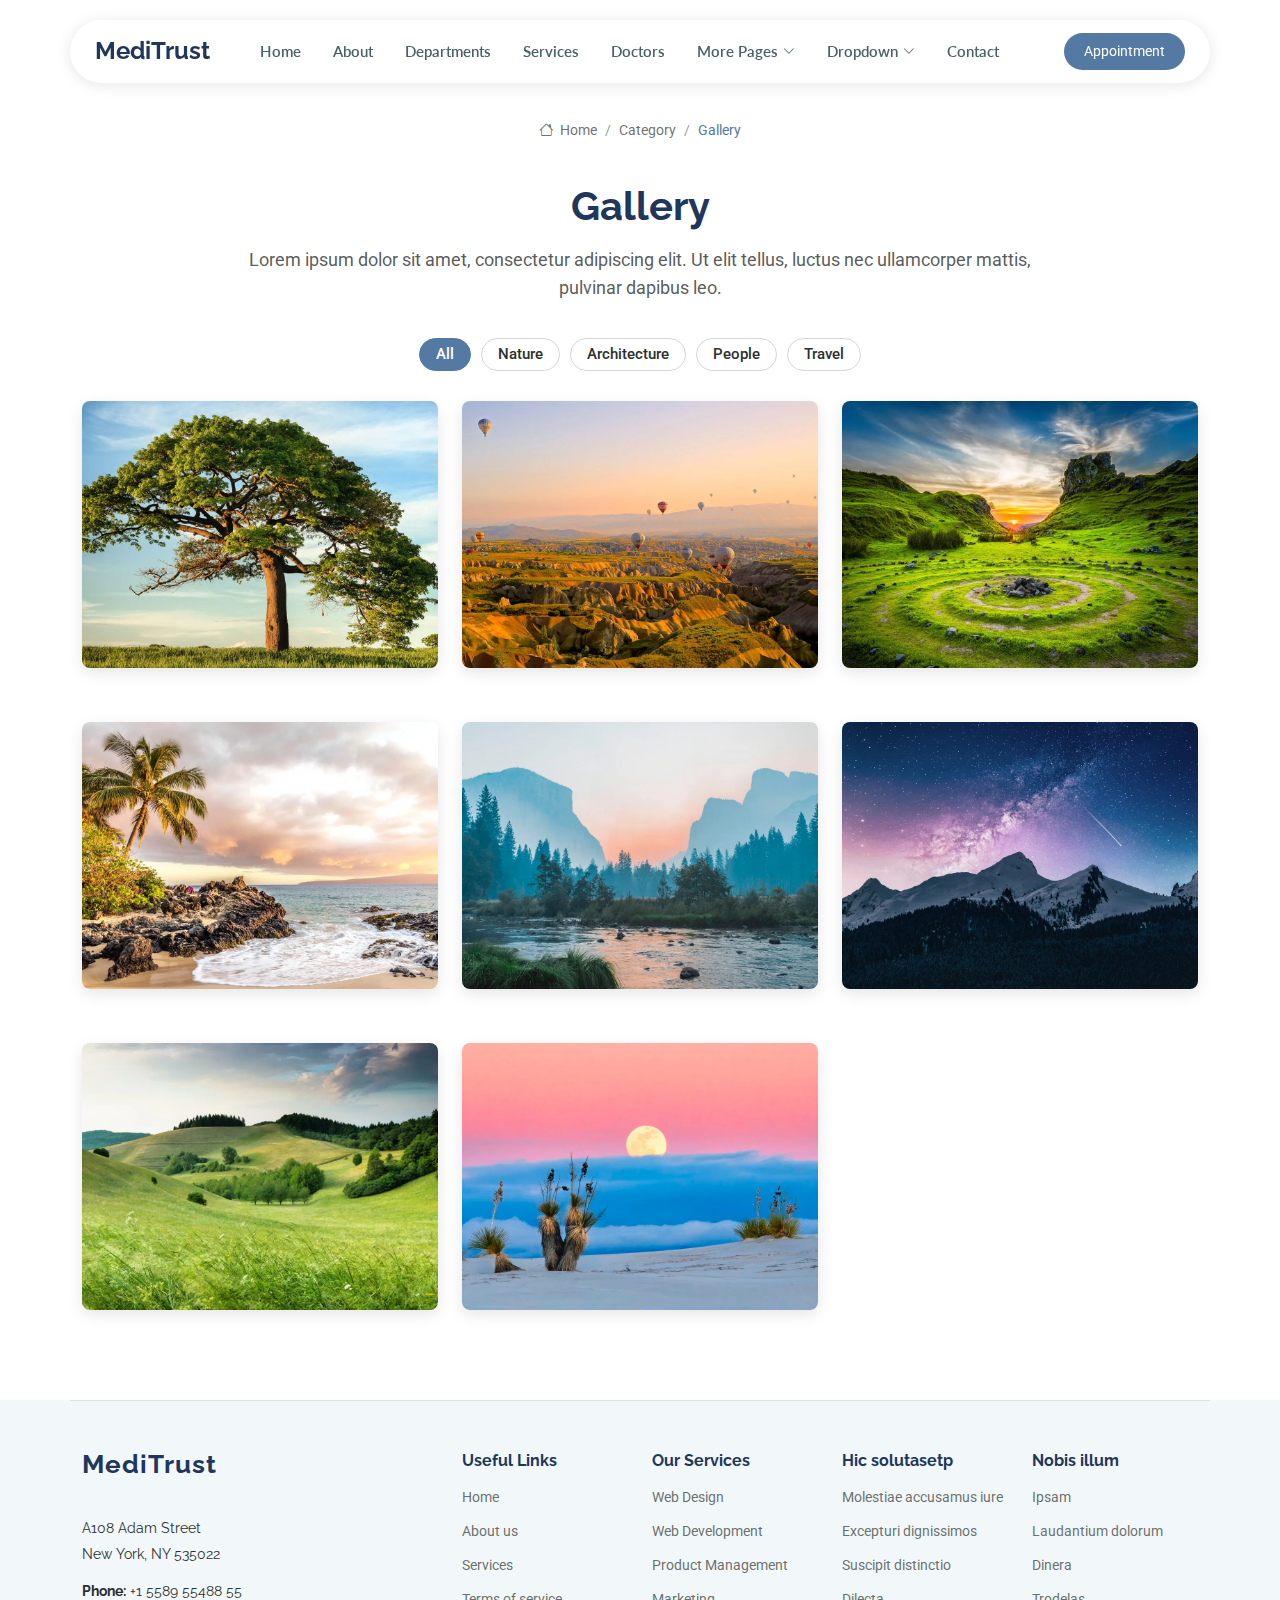
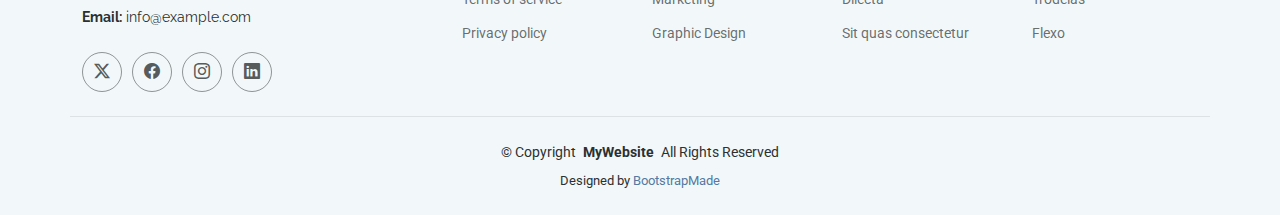
<file: gallery.html>
<!DOCTYPE html>
<html lang="en">

<head>
  <meta charset="utf-8">
  <meta content="width=device-width, initial-scale=1.0" name="viewport">
  <title>Gallery - MediTrust Bootstrap Template</title>
  <meta name="description" content="">
  <meta name="keywords" content="">

  <!-- Favicons -->
  <link href="assets/img/favicon.png" rel="icon">
  <link href="assets/img/apple-touch-icon.png" rel="apple-touch-icon">

  <!-- Fonts -->
  <link href="https://fonts.googleapis.com" rel="preconnect">
  <link href="https://fonts.gstatic.com" rel="preconnect" crossorigin>
  <link href="https://fonts.googleapis.com/css2?family=Roboto:ital,wght@0,100;0,300;0,400;0,500;0,700;0,900;1,100;1,300;1,400;1,500;1,700;1,900&family=Lato:ital,wght@0,100;0,300;0,400;0,700;0,900;1,100;1,300;1,400;1,700;1,900&family=Raleway:ital,wght@0,100;0,200;0,300;0,400;0,500;0,600;0,700;0,800;0,900;1,100;1,200;1,300;1,400;1,500;1,600;1,700;1,800;1,900&display=swap" rel="stylesheet">

  <!-- Vendor CSS Files -->
  <link href="assets/vendor/bootstrap/css/bootstrap.min.css" rel="stylesheet">
  <link href="assets/vendor/bootstrap-icons/bootstrap-icons.css" rel="stylesheet">
  <link href="assets/vendor/aos/aos.css" rel="stylesheet">
  <link href="assets/vendor/fontawesome-free/css/all.min.css" rel="stylesheet">
  <link href="assets/vendor/swiper/swiper-bundle.min.css" rel="stylesheet">
  <link href="assets/vendor/glightbox/css/glightbox.min.css" rel="stylesheet">

  <!-- Main CSS File -->
  <link href="assets/css/main.css" rel="stylesheet">

  <!-- =======================================================
  * Template Name: MediTrust
  * Template URL: https://bootstrapmade.com/meditrust-bootstrap-hospital-website-template/
  * Updated: Jul 04 2025 with Bootstrap v5.3.7
  * Author: BootstrapMade.com
  * License: https://bootstrapmade.com/license/
  ======================================================== -->
</head>

<body class="gallery-page">

  <header id="header" class="header d-flex align-items-center fixed-top">
    <div class="header-container container-fluid container-xl position-relative d-flex align-items-center justify-content-between">

      <a href="index.html" class="logo d-flex align-items-center me-auto me-xl-0">
        <!-- Uncomment the line below if you also wish to use an image logo -->
        <!-- <img src="assets/img/logo.webp" alt=""> -->
        <svg class="my-icon" viewBox="0 0 24 24" fill="none" xmlns="http://www.w3.org/2000/svg">
          <g id="bgCarrier" stroke-width="0"></g>
          <g id="tracerCarrier" stroke-linecap="round" stroke-linejoin="round"></g>
          <g id="iconCarrier">
            <path d="M22 22L2 22" stroke="currentColor" stroke-width="1.5" stroke-linecap="round"></path>
            <path d="M17 22V6C17 4.11438 17 3.17157 16.4142 2.58579C15.8284 2 14.8856 2 13 2H11C9.11438 2 8.17157 2 7.58579 2.58579C7 3.17157 7 4.11438 7 6V22" stroke="currentColor" stroke-width="1.5"></path>
            <path opacity="0.5" d="M21 22V8.5C21 7.09554 21 6.39331 20.6629 5.88886C20.517 5.67048 20.3295 5.48298 20.1111 5.33706C19.6067 5 18.9045 5 17.5 5" stroke="currentColor" stroke-width="1.5"></path>
            <path opacity="0.5" d="M3 22V8.5C3 7.09554 3 6.39331 3.33706 5.88886C3.48298 5.67048 3.67048 5.48298 3.88886 5.33706C4.39331 5 5.09554 5 6.5 5" stroke="currentColor" stroke-width="1.5"></path>
            <path d="M12 22V19" stroke="currentColor" stroke-width="1.5" stroke-linecap="round"></path>
            <path opacity="0.5" d="M10 12H14" stroke="currentColor" stroke-width="1.5" stroke-linecap="round"></path>
            <path opacity="0.5" d="M5.5 11H7" stroke="currentColor" stroke-width="1.5" stroke-linecap="round"></path>
            <path opacity="0.5" d="M5.5 14H7" stroke="currentColor" stroke-width="1.5" stroke-linecap="round"></path>
            <path opacity="0.5" d="M17 11H18.5" stroke="currentColor" stroke-width="1.5" stroke-linecap="round"></path>
            <path opacity="0.5" d="M17 14H18.5" stroke="currentColor" stroke-width="1.5" stroke-linecap="round"></path>
            <path opacity="0.5" d="M5.5 8H7" stroke="currentColor" stroke-width="1.5" stroke-linecap="round"></path>
            <path opacity="0.5" d="M17 8H18.5" stroke="currentColor" stroke-width="1.5" stroke-linecap="round"></path>
            <path opacity="0.5" d="M10 15H14" stroke="currentColor" stroke-width="1.5" stroke-linecap="round"></path>
            <path d="M12 9V5" stroke="currentColor" stroke-width="1.5" stroke-linecap="round" stroke-linejoin="round"></path>
            <path d="M14 7L10 7" stroke="currentColor" stroke-width="1.5" stroke-linecap="round" stroke-linejoin="round"></path>
          </g>
        </svg>

        <h1 class="sitename">MediTrust</h1>
      </a>

      <nav id="navmenu" class="navmenu">
        <ul>
          <li><a href="index.html">Home</a></li>
          <li><a href="about.html">About</a></li>
          <li><a href="departments.html">Departments</a></li>
          <li><a href="services.html">Services</a></li>
          <li><a href="doctors.html">Doctors</a></li>
          <li class="dropdown"><a href="#"><span>More Pages</span> <i class="bi bi-chevron-down toggle-dropdown"></i></a>
            <ul>
              <li><a href="department-details.html">Department Details</a></li>
              <li><a href="service-details.html">Service Details</a></li>
              <li><a href="appointment.html">Appointment</a></li>
              <li><a href="testimonials.html">Testimonials</a></li>
              <li><a href="faq.html">Frequently Asked Questions</a></li>
              <li><a href="gallery.html" class="active">Gallery</a></li>
              <li><a href="terms.html">Terms</a></li>
              <li><a href="privacy.html">Privacy</a></li>
              <li><a href="404.html">404</a></li>
            </ul>
          </li>
          <li class="dropdown"><a href="#"><span>Dropdown</span> <i class="bi bi-chevron-down toggle-dropdown"></i></a>
            <ul>
              <li><a href="#">Dropdown 1</a></li>
              <li class="dropdown"><a href="#"><span>Deep Dropdown</span> <i class="bi bi-chevron-down toggle-dropdown"></i></a>
                <ul>
                  <li><a href="#">Deep Dropdown 1</a></li>
                  <li><a href="#">Deep Dropdown 2</a></li>
                  <li><a href="#">Deep Dropdown 3</a></li>
                  <li><a href="#">Deep Dropdown 4</a></li>
                  <li><a href="#">Deep Dropdown 5</a></li>
                </ul>
              </li>
              <li><a href="#">Dropdown 2</a></li>
              <li><a href="#">Dropdown 3</a></li>
              <li><a href="#">Dropdown 4</a></li>
            </ul>
          </li>
          <li><a href="contact.html">Contact</a></li>
        </ul>
        <i class="mobile-nav-toggle d-xl-none bi bi-list"></i>
      </nav>

      <a class="btn-getstarted" href="appointment.html">Appointment</a>

    </div>
  </header>

  <main class="main">

    <!-- Page Title -->
    <div class="page-title">
      <div class="breadcrumbs">
        <nav aria-label="breadcrumb">
          <ol class="breadcrumb">
            <li class="breadcrumb-item"><a href="#"><i class="bi bi-house"></i> Home</a></li>
            <li class="breadcrumb-item"><a href="#">Category</a></li>
            <li class="breadcrumb-item active current">Gallery</li>
          </ol>
        </nav>
      </div>

      <div class="title-wrapper">
        <h1>Gallery</h1>
        <p>Lorem ipsum dolor sit amet, consectetur adipiscing elit. Ut elit tellus, luctus nec ullamcorper mattis, pulvinar dapibus leo.</p>
      </div>
    </div><!-- End Page Title -->

    <!-- Gallery Section -->
    <section id="gallery" class="gallery section">

      <div class="container" data-aos="fade-up" data-aos-delay="100">

        <div class="isotope-layout" data-default-filter="*" data-layout="masonry" data-sort="original-order">
          <ul class="gallery-filters isotope-filters" data-aos="fade-up" data-aos-delay="100">
            <li data-filter="*" class="filter-active">All</li>
            <li data-filter=".filter-nature">Nature</li>
            <li data-filter=".filter-architecture">Architecture</li>
            <li data-filter=".filter-people">People</li>
            <li data-filter=".filter-travel">Travel</li>
          </ul><!-- End Gallery Filters -->

          <div class="row g-4 isotope-container" data-aos="fade-up" data-aos-delay="200">
            <div class="col-lg-4 col-md-6 gallery-item isotope-item filter-nature">
              <div class="gallery-card">
                <div class="gallery-img">
                  <img src="assets/img/gallery/gallery-1.webp" class="img-fluid" alt="Gallery Image" loading="lazy">
                  <div class="gallery-overlay">
                    <div class="gallery-info">
                      <h4>Nature Exploration</h4>
                      <p>Lorem ipsum dolor sit amet, consectetur adipiscing elit.</p>
                      <a href="assets/img/gallery/gallery-1.webp" class="glightbox gallery-link" data-gallery="gallery-images">
                        <i class="bi bi-plus-circle"></i>
                      </a>
                    </div>
                  </div>
                </div>
              </div>
            </div><!-- End Gallery Item -->

            <div class="col-lg-4 col-md-6 gallery-item isotope-item filter-architecture">
              <div class="gallery-card">
                <div class="gallery-img">
                  <img src="assets/img/gallery/gallery-2.webp" class="img-fluid" alt="Gallery Image" loading="lazy">
                  <div class="gallery-overlay">
                    <div class="gallery-info">
                      <h4>Modern Architecture</h4>
                      <p>Praesent commodo cursus magna, vel scelerisque nisl consectetur.</p>
                      <a href="assets/img/gallery/gallery-2.webp" class="glightbox gallery-link" data-gallery="gallery-images">
                        <i class="bi bi-plus-circle"></i>
                      </a>
                    </div>
                  </div>
                </div>
              </div>
            </div><!-- End Gallery Item -->

            <div class="col-lg-4 col-md-6 gallery-item isotope-item filter-people">
              <div class="gallery-card">
                <div class="gallery-img">
                  <img src="assets/img/gallery/gallery-3.webp" class="img-fluid" alt="Gallery Image" loading="lazy">
                  <div class="gallery-overlay">
                    <div class="gallery-info">
                      <h4>Urban Life</h4>
                      <p>Fusce dapibus, tellus ac cursus commodo, tortor mauris.</p>
                      <a href="assets/img/gallery/gallery-3.webp" class="glightbox gallery-link" data-gallery="gallery-images">
                        <i class="bi bi-plus-circle"></i>
                      </a>
                    </div>
                  </div>
                </div>
              </div>
            </div><!-- End Gallery Item -->

            <div class="col-lg-4 col-md-6 gallery-item isotope-item filter-travel">
              <div class="gallery-card">
                <div class="gallery-img">
                  <img src="assets/img/gallery/gallery-4.webp" class="img-fluid" alt="Gallery Image" loading="lazy">
                  <div class="gallery-overlay">
                    <div class="gallery-info">
                      <h4>Travel Destinations</h4>
                      <p>Aenean lacinia bibendum nulla sed consectetur.</p>
                      <a href="assets/img/gallery/gallery-4.webp" class="glightbox gallery-link" data-gallery="gallery-images">
                        <i class="bi bi-plus-circle"></i>
                      </a>
                    </div>
                  </div>
                </div>
              </div>
            </div><!-- End Gallery Item -->

            <div class="col-lg-4 col-md-6 gallery-item isotope-item filter-nature">
              <div class="gallery-card">
                <div class="gallery-img">
                  <img src="assets/img/gallery/gallery-5.webp" class="img-fluid" alt="Gallery Image" loading="lazy">
                  <div class="gallery-overlay">
                    <div class="gallery-info">
                      <h4>Natural Wonders</h4>
                      <p>Cras mattis consectetur purus sit amet fermentum.</p>
                      <a href="assets/img/gallery/gallery-5.webp" class="glightbox gallery-link" data-gallery="gallery-images">
                        <i class="bi bi-plus-circle"></i>
                      </a>
                    </div>
                  </div>
                </div>
              </div>
            </div><!-- End Gallery Item -->

            <div class="col-lg-4 col-md-6 gallery-item isotope-item filter-architecture">
              <div class="gallery-card">
                <div class="gallery-img">
                  <img src="assets/img/gallery/gallery-6.webp" class="img-fluid" alt="Gallery Image" loading="lazy">
                  <div class="gallery-overlay">
                    <div class="gallery-info">
                      <h4>Historic Buildings</h4>
                      <p>Nullam id dolor id nibh ultricies vehicula ut id elit.</p>
                      <a href="assets/img/gallery/gallery-6.webp" class="glightbox gallery-link" data-gallery="gallery-images">
                        <i class="bi bi-plus-circle"></i>
                      </a>
                    </div>
                  </div>
                </div>
              </div>
            </div><!-- End Gallery Item -->

            <div class="col-lg-4 col-md-6 gallery-item isotope-item filter-people">
              <div class="gallery-card">
                <div class="gallery-img">
                  <img src="assets/img/gallery/gallery-7.webp" class="img-fluid" alt="Gallery Image" loading="lazy">
                  <div class="gallery-overlay">
                    <div class="gallery-info">
                      <h4>Community Events</h4>
                      <p>Donec ullamcorper nulla non metus auctor fringilla.</p>
                      <a href="assets/img/gallery/gallery-7.webp" class="glightbox gallery-link" data-gallery="gallery-images">
                        <i class="bi bi-plus-circle"></i>
                      </a>
                    </div>
                  </div>
                </div>
              </div>
            </div><!-- End Gallery Item -->

            <div class="col-lg-4 col-md-6 gallery-item isotope-item filter-travel">
              <div class="gallery-card">
                <div class="gallery-img">
                  <img src="assets/img/gallery/gallery-8.webp" class="img-fluid" alt="Gallery Image" loading="lazy">
                  <div class="gallery-overlay">
                    <div class="gallery-info">
                      <h4>Exotic Locations</h4>
                      <p>Sed posuere consectetur est at lobortis.</p>
                      <a href="assets/img/gallery/gallery-8.webp" class="glightbox gallery-link" data-gallery="gallery-images">
                        <i class="bi bi-plus-circle"></i>
                      </a>
                    </div>
                  </div>
                </div>
              </div>
            </div><!-- End Gallery Item -->
          </div><!-- End Gallery Container -->
        </div>

      </div>

    </section><!-- /Gallery Section -->

  </main>

  <footer id="footer" class="footer position-relative light-background">

    <div class="container footer-top">
      <div class="row gy-4">
        <div class="col-lg-4 col-md-6 footer-about">
          <a href="index.html" class="logo d-flex align-items-center">
            <span class="sitename">MediTrust</span>
          </a>
          <div class="footer-contact pt-3">
            <p>A108 Adam Street</p>
            <p>New York, NY 535022</p>
            <p class="mt-3"><strong>Phone:</strong> <span>+1 5589 55488 55</span></p>
            <p><strong>Email:</strong> <span>info@example.com</span></p>
          </div>
          <div class="social-links d-flex mt-4">
            <a href=""><i class="bi bi-twitter-x"></i></a>
            <a href=""><i class="bi bi-facebook"></i></a>
            <a href=""><i class="bi bi-instagram"></i></a>
            <a href=""><i class="bi bi-linkedin"></i></a>
          </div>
        </div>

        <div class="col-lg-2 col-md-3 footer-links">
          <h4>Useful Links</h4>
          <ul>
            <li><a href="#">Home</a></li>
            <li><a href="#">About us</a></li>
            <li><a href="#">Services</a></li>
            <li><a href="#">Terms of service</a></li>
            <li><a href="#">Privacy policy</a></li>
          </ul>
        </div>

        <div class="col-lg-2 col-md-3 footer-links">
          <h4>Our Services</h4>
          <ul>
            <li><a href="#">Web Design</a></li>
            <li><a href="#">Web Development</a></li>
            <li><a href="#">Product Management</a></li>
            <li><a href="#">Marketing</a></li>
            <li><a href="#">Graphic Design</a></li>
          </ul>
        </div>

        <div class="col-lg-2 col-md-3 footer-links">
          <h4>Hic solutasetp</h4>
          <ul>
            <li><a href="#">Molestiae accusamus iure</a></li>
            <li><a href="#">Excepturi dignissimos</a></li>
            <li><a href="#">Suscipit distinctio</a></li>
            <li><a href="#">Dilecta</a></li>
            <li><a href="#">Sit quas consectetur</a></li>
          </ul>
        </div>

        <div class="col-lg-2 col-md-3 footer-links">
          <h4>Nobis illum</h4>
          <ul>
            <li><a href="#">Ipsam</a></li>
            <li><a href="#">Laudantium dolorum</a></li>
            <li><a href="#">Dinera</a></li>
            <li><a href="#">Trodelas</a></li>
            <li><a href="#">Flexo</a></li>
          </ul>
        </div>

      </div>
    </div>

    <div class="container copyright text-center mt-4">
      <p>© <span>Copyright</span> <strong class="px-1 sitename">MyWebsite</strong> <span>All Rights Reserved</span></p>
      <div class="credits">
        <!-- All the links in the footer should remain intact. -->
        <!-- You can delete the links only if you've purchased the pro version. -->
        <!-- Licensing information: https://bootstrapmade.com/license/ -->
        <!-- Purchase the pro version with working PHP/AJAX contact form: [buy-url] -->
        Designed by <a href="https://bootstrapmade.com/">BootstrapMade</a>
      </div>
    </div>

  </footer>

  <!-- Scroll Top -->
  <a href="#" id="scroll-top" class="scroll-top d-flex align-items-center justify-content-center"><i class="bi bi-arrow-up-short"></i></a>

  <!-- Preloader -->
  <div id="preloader"></div>

  <!-- Vendor JS Files -->
  <script src="assets/vendor/bootstrap/js/bootstrap.bundle.min.js"></script>
  <script src="assets/vendor/php-email-form/validate.js"></script>
  <script src="assets/vendor/aos/aos.js"></script>
  <script src="assets/vendor/purecounter/purecounter_vanilla.js"></script>
  <script src="assets/vendor/swiper/swiper-bundle.min.js"></script>
  <script src="assets/vendor/imagesloaded/imagesloaded.pkgd.min.js"></script>
  <script src="assets/vendor/isotope-layout/isotope.pkgd.min.js"></script>
  <script src="assets/vendor/glightbox/js/glightbox.min.js"></script>

  <!-- Main JS File -->
  <script src="assets/js/main.js"></script>

</body>

</html>
</file>
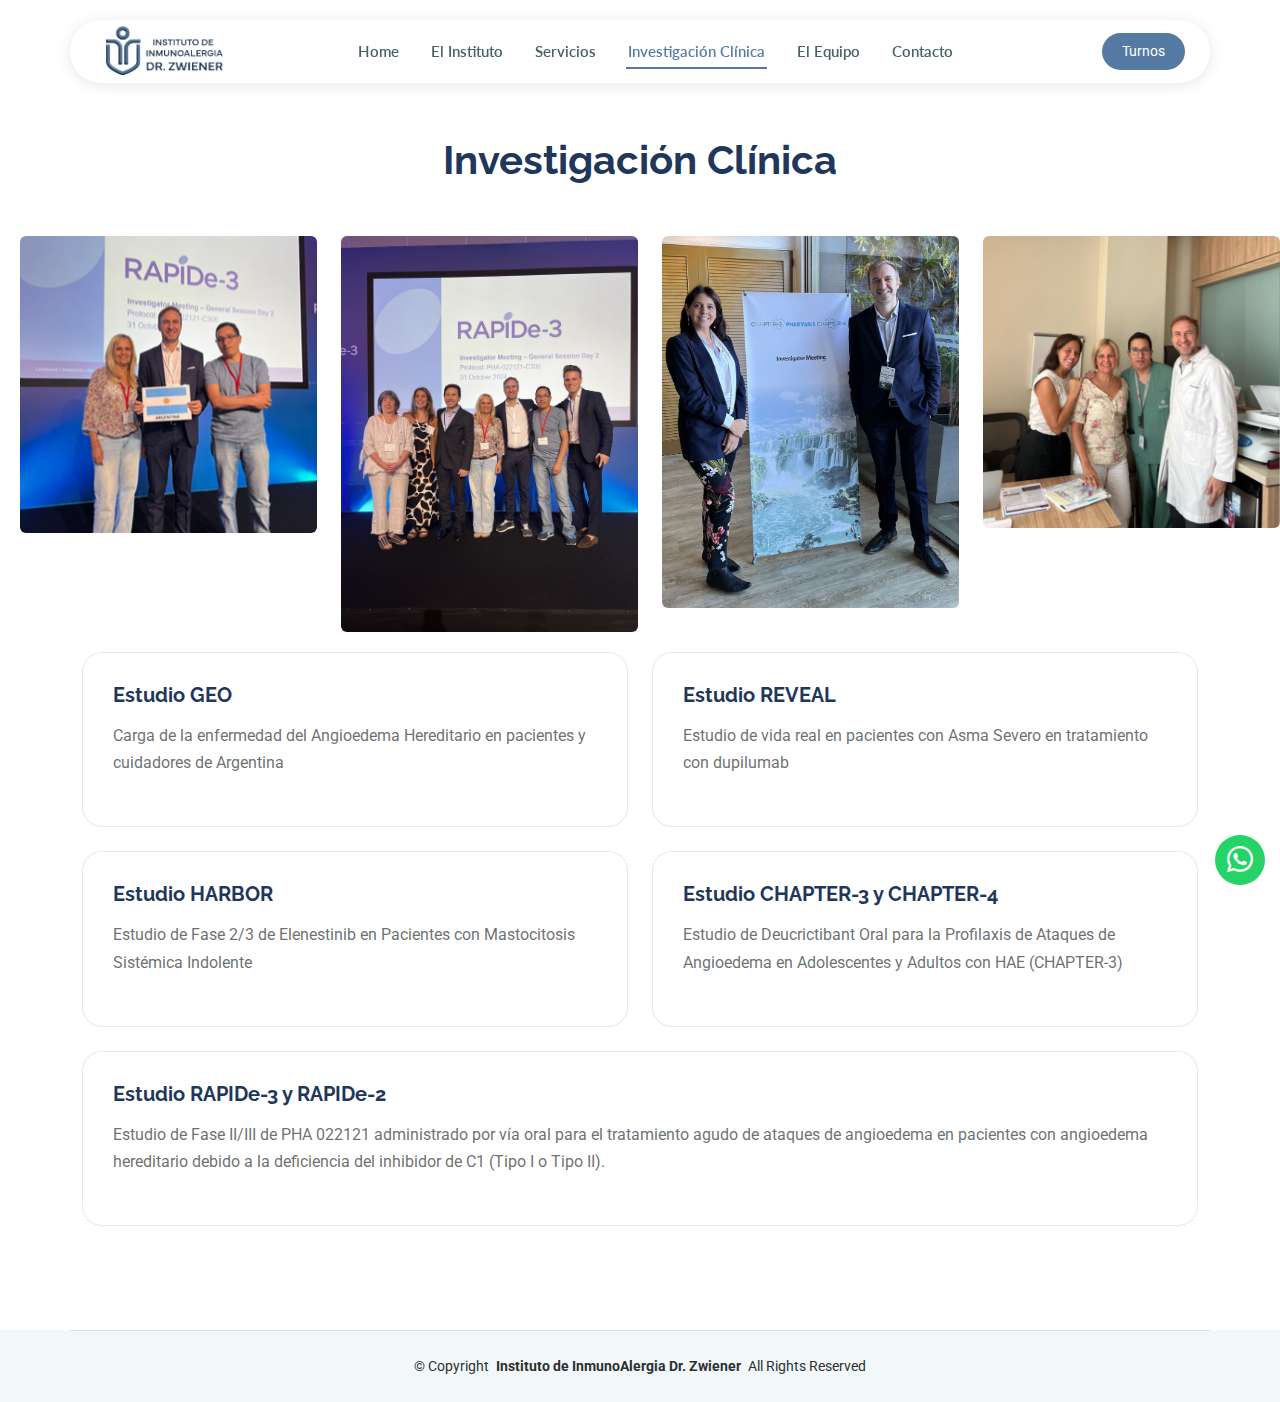
<file: investigacion.html>
<!DOCTYPE html>
<html lang="en">
  <head>
    <meta charset="utf-8" />
    <meta content="width=device-width, initial-scale=1.0" name="viewport" />
    <title>Investigación Clínica</title>
    <meta name="description" content="" />
    <meta name="keywords" content="" />

    <!-- Favicons -->
    <link href="assets/img/favicon.png" rel="icon" />
    <link href="assets/img/apple-touch-icon.png" rel="apple-touch-icon" />

    <!-- Fonts -->
    <link href="https://fonts.googleapis.com" rel="preconnect" />
    <link href="https://fonts.gstatic.com" rel="preconnect" crossorigin />
    <link
      href="https://fonts.googleapis.com/css2?family=Roboto:ital,wght@0,100;0,300;0,400;0,500;0,700;0,900;1,100;1,300;1,400;1,500;1,700;1,900&family=Lato:ital,wght@0,100;0,300;0,400;0,700;0,900;1,100;1,300;1,400;1,700;1,900&family=Raleway:ital,wght@0,100;0,200;0,300;0,400;0,500;0,600;0,700;0,800;0,900;1,100;1,200;1,300;1,400;1,500;1,600;1,700;1,800;1,900&display=swap"
      rel="stylesheet"
    />

    <!-- Vendor CSS Files -->
    <link
      href="assets/vendor/bootstrap/css/bootstrap.min.css"
      rel="stylesheet"
    />
    <link
      href="assets/vendor/bootstrap-icons/bootstrap-icons.css"
      rel="stylesheet"
    />
    <link href="assets/vendor/aos/aos.css" rel="stylesheet" />
    <link
      href="assets/vendor/fontawesome-free/css/all.min.css"
      rel="stylesheet"
    />
    <link href="assets/vendor/swiper/swiper-bundle.min.css" rel="stylesheet" />
    <link
      href="assets/vendor/glightbox/css/glightbox.min.css"
      rel="stylesheet"
    />

    <!-- Main CSS File -->
    <link href="assets/css/main.css" rel="stylesheet" />

    <!-- =======================================================
  * Template Name: MediTrust
  * Template URL: https://bootstrapmade.com/meditrust-bootstrap-hospital-website-template/
  * Updated: Jul 04 2025 with Bootstrap v5.3.7
  * Author: BootstrapMade.com
  * License: https://bootstrapmade.com/license/
  ======================================================== -->
  </head>

  <body class="services-page">
    <header id="header" class="header d-flex align-items-center fixed-top">
      <div
        class="header-container container-fluid container-xl position-relative d-flex align-items-center justify-content-between"
      >
        <a
          href="index.html"
          class="logo d-flex align-items-center me-auto me-xl-0"
        >
          <img src="material/Logo.png" alt="" />
        </a>

        <nav id="navmenu" class="navmenu">
          <ul>
            <li><a href="index.html">Home</a></li>
            <li><a href="about.html">El Instituto</a></li>
            <li><a href="services.html">Servicios</a></li>
            <li>
              <a href="investigacion.html" class="active"
                >Investigación Clínica</a
              >
            </li>
            <li><a href="index.html#find-a-doctor">El Equipo</a></li>
            <li><a href="contact.html">Contacto</a></li>
          </ul>
          <i class="mobile-nav-toggle d-xl-none bi bi-list"></i>
        </nav>

        <a
          class="btn-getstarted"
          href="https://patient.consultoriomovil.net/patient/web/consultorioofficiapilar/"
          target="_blank"
          rel="noopener noreferrer"
          >Turnos</a
        >
      </div>
    </header>

    <main class="main">
      <!-- Page Title -->
      <div class="page-title">
        <div class="title-wrapper">
          <h1>Investigación Clínica</h1>
        </div>
      </div>
      <!-- End Page Title -->

      <!-- Services Section -->
      <section id="services investigacion" class="services section">
        <div class="row ms-2 imgdiv">
            <div class="col-lg-3 col-md-3 col-sm-6">
                <img src="./material/investigacion.png" class="img-fluid rounded imginvest" alt="..." >
            </div>
            <div class="col-lg-3 col-md-3 col-sm-6">
                <img src="./material/investigacion1.jpg" class="img-fluid rounded imginvest" alt="..." >
            </div>
            <div class="col-lg-3 col-md-3 col-sm-6">
                <img src="./material/investigacion2.jpg" class="img-fluid rounded imginvest" alt="..." >
            </div>
            <div class="col-lg-3 col-md-3 col-sm-6">
                <img src="./material/investigacion3.jpg" class="img-fluid rounded imginvest" alt="..." >
            </div>
        </div>


        <div class="container" data-aos="fade-up" data-aos-delay="100" >
          <div class="services-tabs">
            <div class="tab-content" data-aos="fade-up" data-aos-delay="300">
              <div class="tab-pane fade show active" id="services-primary" role="tabpanel">
                <div class="row g-4">
                    <div class="col-lg-6">
                        <div class="service-item">
                            <!-- <div class="service-icon-wrapper">
                                <i class="fas fa-syringe"></i>
                            </div> -->
                            <div class="service-details">
                                <h5>Estudio GEO</h5>
                                <p>
                                Carga de la enfermedad del Angioedema Hereditario en pacientes y cuidadores de Argentina
                                </p>
                            </div>
                        </div>
                    </div>

                    <div class="col-lg-6">
                        <div class="service-item">
                            <!-- <div class="service-icon-wrapper">
                                <i class="fas fa-vial"></i>
                            </div> -->
                            <div class="service-details">
                                <h5>Estudio REVEAL</h5>
                                <p> Estudio de vida real en pacientes con Asma Severo en tratamiento con dupilumab
                                </p>
                            </div>
                        </div>
                    </div>

                    <div class="col-lg-6">
                        <div class="service-item">
                            <!-- <div class="service-icon-wrapper">
                                <i class="fas fa-prescription-bottle-medical"></i>
                            </div> -->
                            <div class="service-details">
                                <h5>Estudio HARBOR</h5>
                                <p>
                                Estudio de Fase 2/3 de Elenestinib en Pacientes con Mastocitosis Sistémica Indolente
                                </p>
                                
                            </div>
                        </div>
                    </div>

                    <div class="col-lg-6">
                        <div class="service-item">
                            <!-- <div class="service-icon-wrapper">
                                <i class="fas fa-dna"></i>
                            </div> -->
                            <div class="service-details">
                                <h5>Estudio CHAPTER-3 y CHAPTER-4</h5>
                                <p>Estudio de Deucrictibant Oral para la Profilaxis de Ataques de Angioedema en Adolescentes y Adultos con HAE (CHAPTER-3)</p>
                            </div>
                        </div>
                    </div>

                  <div class="col-lg-12">
                    <div class="service-item">
                      <!-- <div class="service-icon-wrapper">
                        <i class="fas fa-dna"></i>
                      </div> -->
                      <div class="service-details">
                        <h5>Estudio RAPIDe-3 y RAPIDe-2</h5>
                        <p> Estudio de Fase II/III de PHA 022121 administrado por vía oral para el tratamiento agudo de ataques de angioedema en pacientes con angioedema hereditario debido a la deficiencia del inhibidor de C1 (Tipo I o Tipo II).</p>
                        
                      </div>
                    </div>
                  </div>
                </div>
              </div>
            </div>
          </div>

          <!-- <div class="services-cta" data-aos="fade-up" data-aos-delay="400">
            <div class="row">
              <div class="col-lg-8 mx-auto text-center">
                <div class="cta-content">
                  <i class="fa fa-calendar-check"></i>
                  <h3>¿Listo para sacar un turno?</h3>
                   <p>Agendalo ac[a</p> 
                  <div class="cta-buttons">
                    <a
                      href="https://patient.consultoriomovil.net/patient/web/consultorioofficiapilar/"
                      target="_blank"
                      rel="noopener noreferrer"
                      class="btn-book"
                      >Agendalo acá</a
                    >
                    <a
                      href="http://api.whatsapp.com/send?phone=5491134191164"
                      target="_blank"
                      rel="noopener noreferrer"
                      class="btn-contact"
                      >Contactanos</a
                    >
                  </div>
                </div>
              </div>
            </div>
          </div>
        </div> -->
      </section>
      <!-- /Services Section -->
    </main>

    <footer id="footer" class="footer position-relative light-background">
      <!-- <div class="container footer-top">
      <div class="row gy-4">
        <div class="col-lg-4 col-md-6 footer-about">
          <a href="index.html" class="logo d-flex align-items-center">
            <span class="sitename">MediTrust</span>
          </a>
          <div class="footer-contact pt-3">
            <p>A108 Adam Street</p>
            <p>New York, NY 535022</p>
            <p class="mt-3"><strong>Phone:</strong> <span>+1 5589 55488 55</span></p>
            <p><strong>Email:</strong> <span>info@example.com</span></p>
          </div>
          <div class="social-links d-flex mt-4">
            <a href=""><i class="bi bi-twitter-x"></i></a>
            <a href=""><i class="bi bi-facebook"></i></a>
            <a href=""><i class="bi bi-instagram"></i></a>
            <a href=""><i class="bi bi-linkedin"></i></a>
          </div>
        </div>

        <div class="col-lg-2 col-md-3 footer-links">
          <h4>Useful Links</h4>
          <ul>
            <li><a href="#">Home</a></li>
            <li><a href="#">About us</a></li>
            <li><a href="#">Services</a></li>
            <li><a href="#">Terms of service</a></li>
            <li><a href="#">Privacy policy</a></li>
          </ul>
        </div>

        <div class="col-lg-2 col-md-3 footer-links">
          <h4>Our Services</h4>
          <ul>
            <li><a href="#">Web Design</a></li>
            <li><a href="#">Web Development</a></li>
            <li><a href="#">Product Management</a></li>
            <li><a href="#">Marketing</a></li>
            <li><a href="#">Graphic Design</a></li>
          </ul>
        </div>

        <div class="col-lg-2 col-md-3 footer-links">
          <h4>Hic solutasetp</h4>
          <ul>
            <li><a href="#">Molestiae accusamus iure</a></li>
            <li><a href="#">Excepturi dignissimos</a></li>
            <li><a href="#">Suscipit distinctio</a></li>
            <li><a href="#">Dilecta</a></li>
            <li><a href="#">Sit quas consectetur</a></li>
          </ul>
        </div>

        <div class="col-lg-2 col-md-3 footer-links">
          <h4>Nobis illum</h4>
          <ul>
            <li><a href="#">Ipsam</a></li>
            <li><a href="#">Laudantium dolorum</a></li>
            <li><a href="#">Dinera</a></li>
            <li><a href="#">Trodelas</a></li>
            <li><a href="#">Flexo</a></li>
          </ul>
        </div>

      </div>
    </div> -->

      <div class="container copyright text-center mt-4">
        <p>
          © <span>Copyright</span>
          <strong class="px-1 sitename"
            >Instituto de InmunoAlergia Dr. Zwiener</strong
          >
          <span>All Rights Reserved</span>
        </p>
        <!-- <div class="credits">
         All the links in the footer should remain intact. -->
        <!-- You can delete the links only if you've purchased the pro version. 
         Licensing information: https://bootstrapmade.com/license/ 
         Purchase the pro version with working PHP/AJAX contact form: [buy-url] 
        Designed by <a href="https://bootstrapmade.com/">BootstrapMade</a>
      </div> -->
      </div>
    </footer>

    <a
      href="https://wa.me/5491134191164"
      class="whatsapp-float"
      target="_blank"
      rel="noopener noreferrer"
    >
      <i class="bi bi-whatsapp"></i>
    </a>

    <!-- Scroll Top -->
    <a
      href="#"
      id="scroll-top"
      class="scroll-top d-flex align-items-center justify-content-center"
      ><i class="bi bi-arrow-up-short"></i
    ></a>

    <!-- Preloader -->
    <div id="preloader"></div>

    <!-- Vendor JS Files -->
    <script src="assets/vendor/bootstrap/js/bootstrap.bundle.min.js"></script>
    <script src="assets/vendor/php-email-form/validate.js"></script>
    <script src="assets/vendor/aos/aos.js"></script>
    <script src="assets/vendor/purecounter/purecounter_vanilla.js"></script>
    <script src="assets/vendor/swiper/swiper-bundle.min.js"></script>
    <script src="assets/vendor/imagesloaded/imagesloaded.pkgd.min.js"></script>
    <script src="assets/vendor/isotope-layout/isotope.pkgd.min.js"></script>
    <script src="assets/vendor/glightbox/js/glightbox.min.js"></script>

    <!-- Main JS File -->
    <script src="assets/js/main.js"></script>
  </body>
</html>
</file>
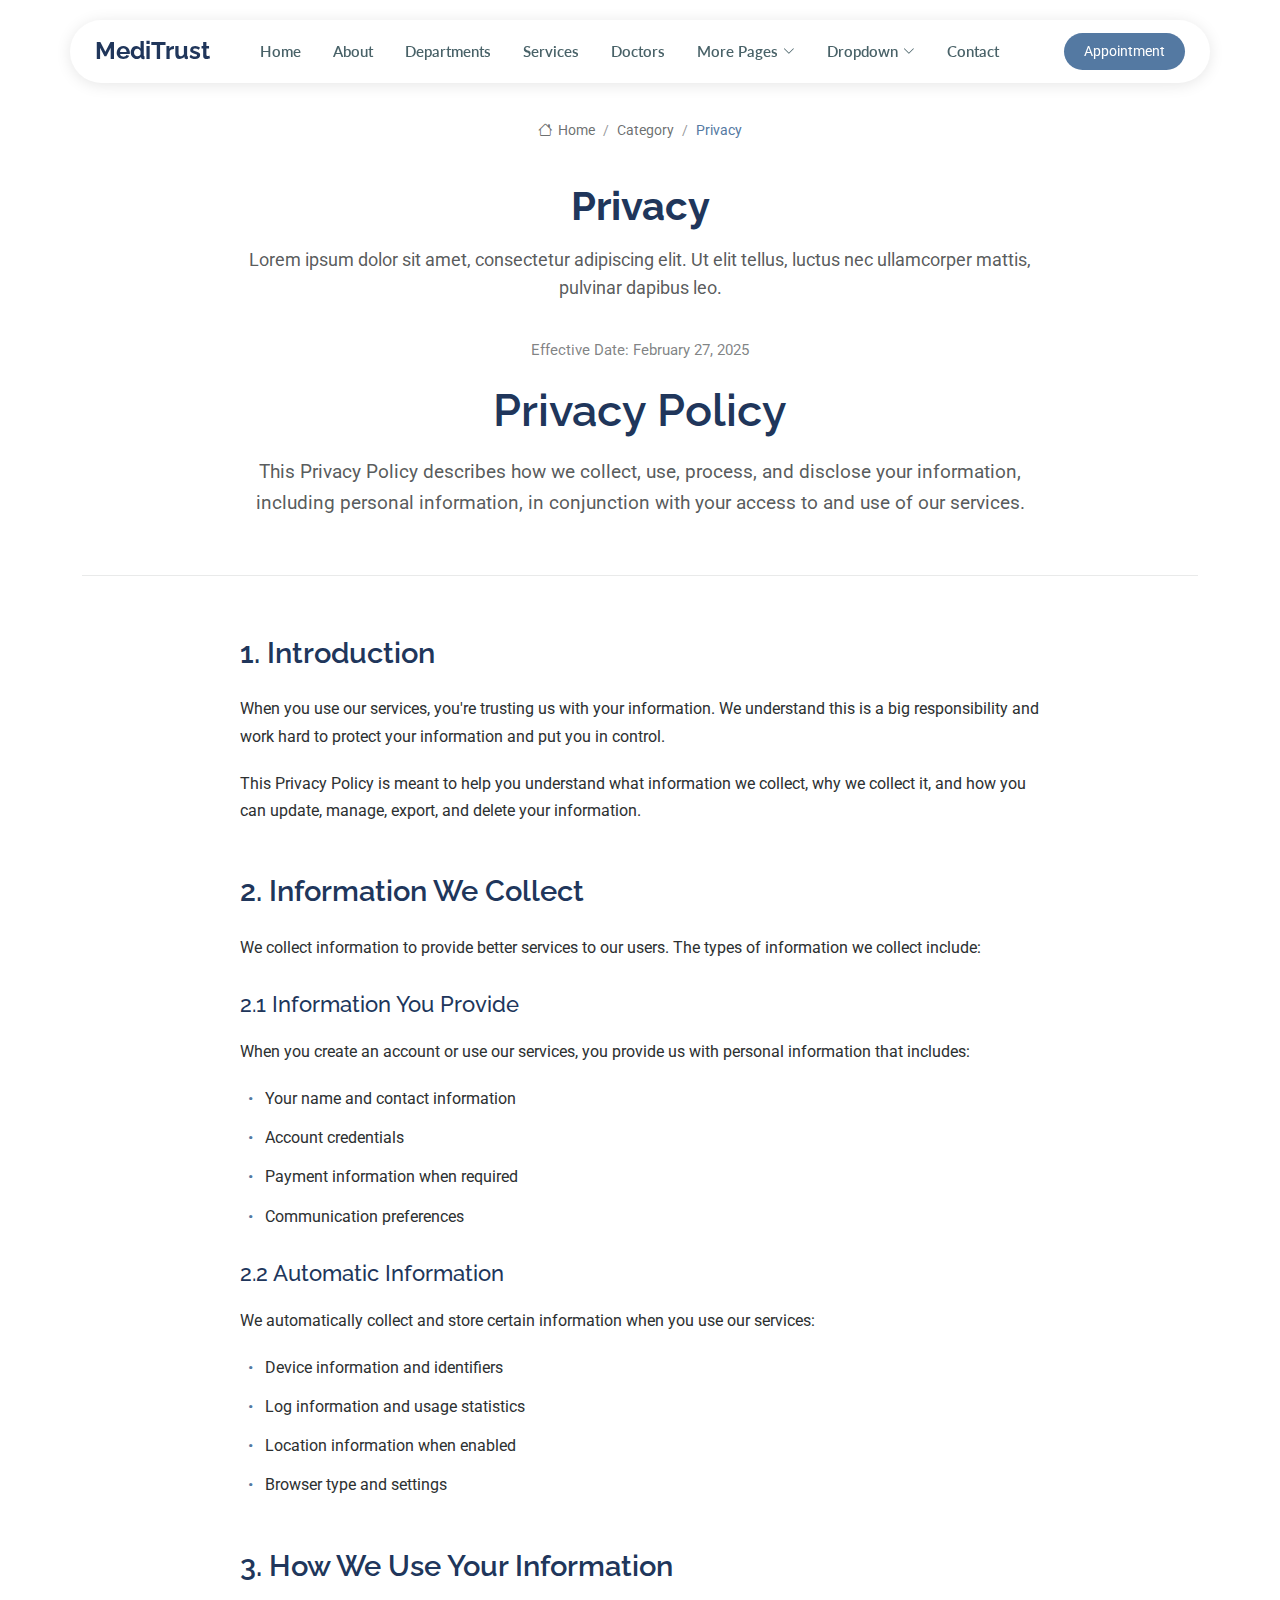
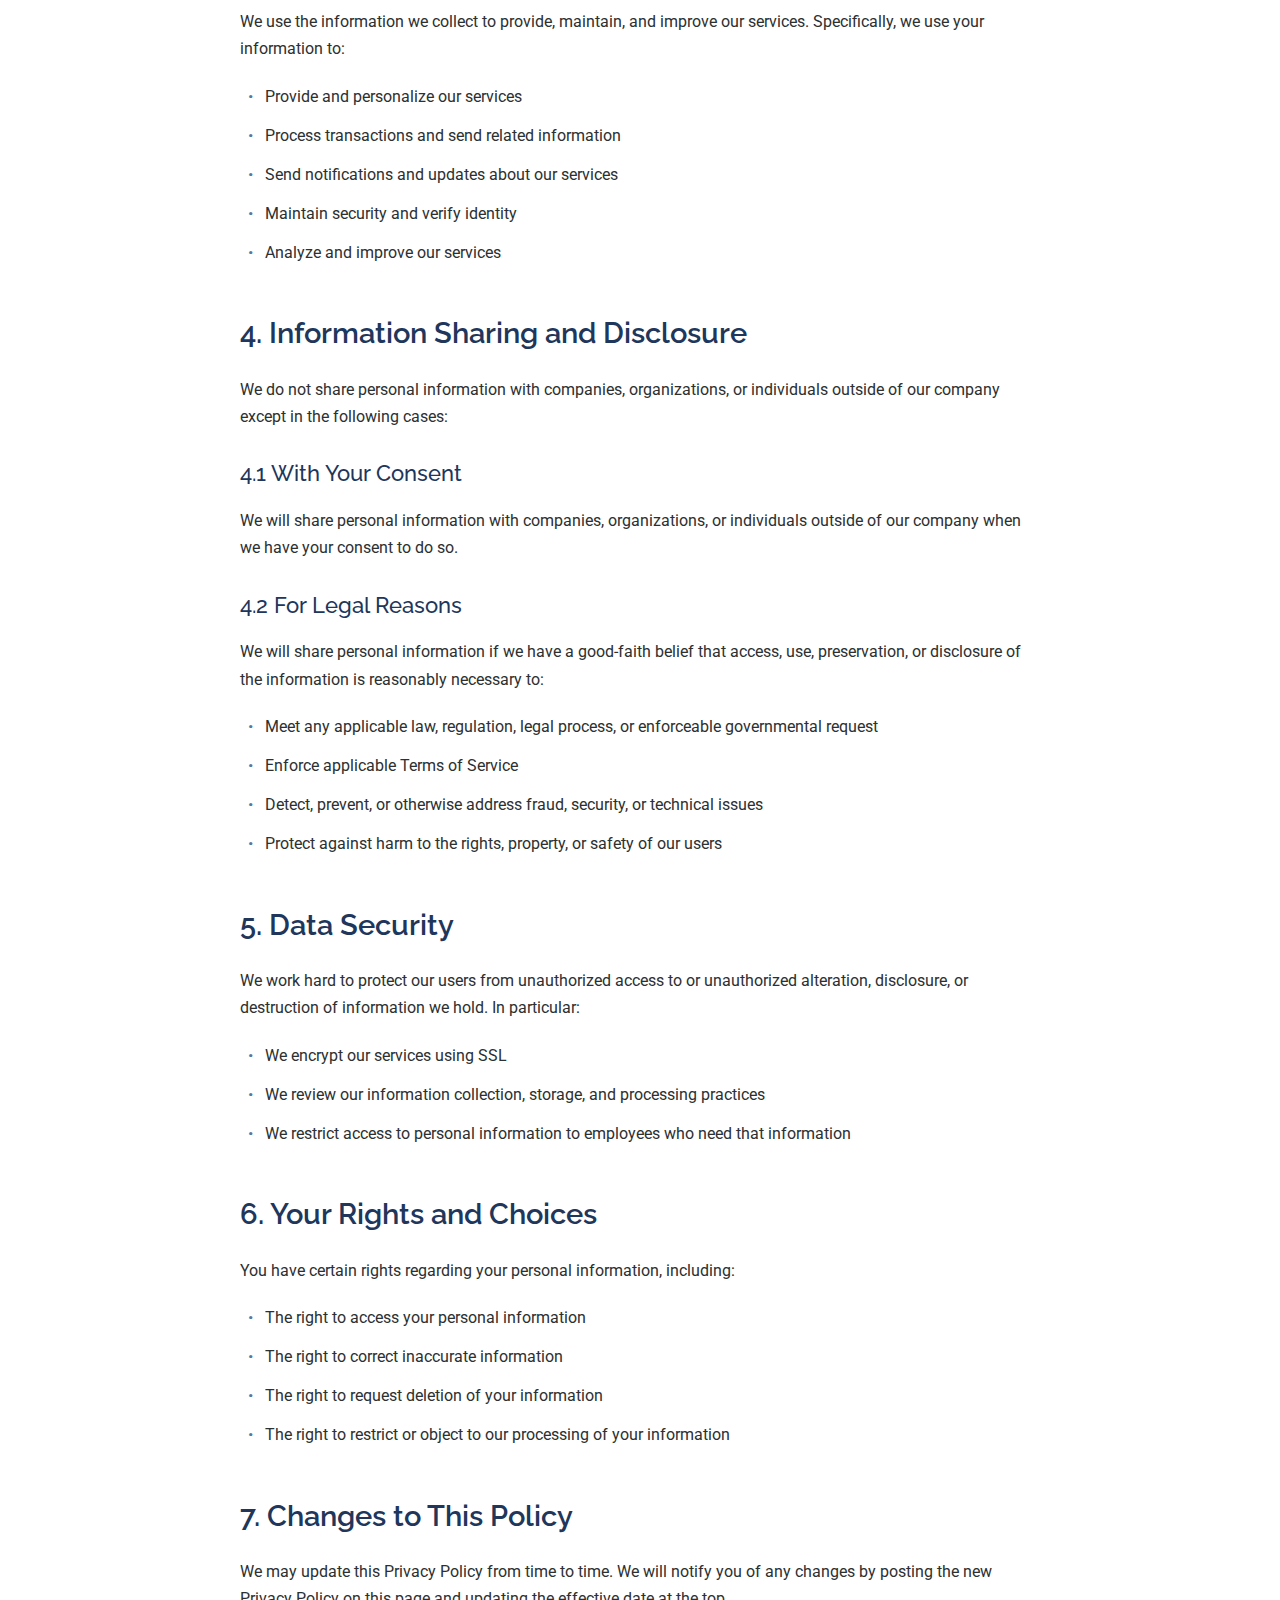
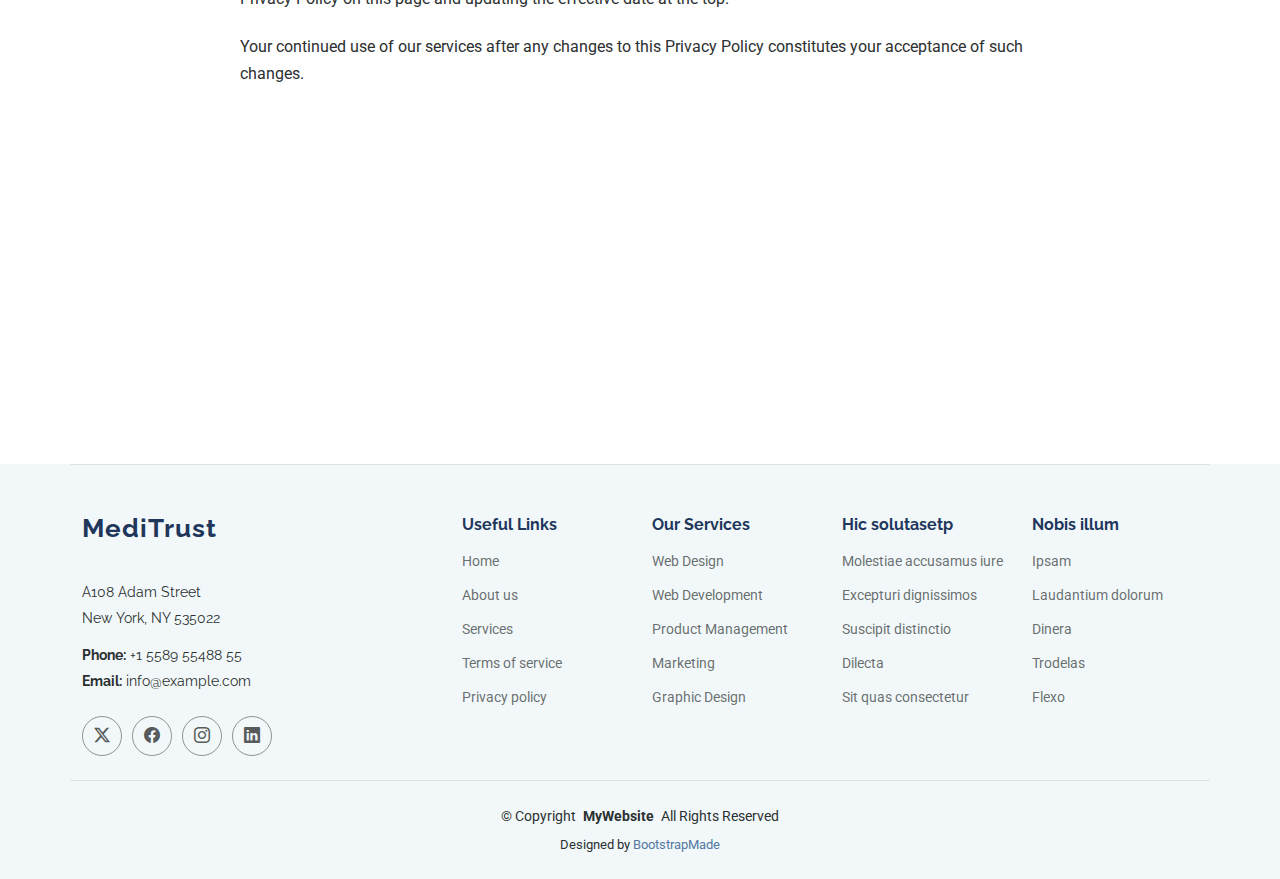
<file: privacy.html>
<!DOCTYPE html>
<html lang="en">

<head>
  <meta charset="utf-8">
  <meta content="width=device-width, initial-scale=1.0" name="viewport">
  <title>Privacy - MediTrust Bootstrap Template</title>
  <meta name="description" content="">
  <meta name="keywords" content="">

  <!-- Favicons -->
  <link href="assets/img/favicon.png" rel="icon">
  <link href="assets/img/apple-touch-icon.png" rel="apple-touch-icon">

  <!-- Fonts -->
  <link href="https://fonts.googleapis.com" rel="preconnect">
  <link href="https://fonts.gstatic.com" rel="preconnect" crossorigin>
  <link href="https://fonts.googleapis.com/css2?family=Roboto:ital,wght@0,100;0,300;0,400;0,500;0,700;0,900;1,100;1,300;1,400;1,500;1,700;1,900&family=Lato:ital,wght@0,100;0,300;0,400;0,700;0,900;1,100;1,300;1,400;1,700;1,900&family=Raleway:ital,wght@0,100;0,200;0,300;0,400;0,500;0,600;0,700;0,800;0,900;1,100;1,200;1,300;1,400;1,500;1,600;1,700;1,800;1,900&display=swap" rel="stylesheet">

  <!-- Vendor CSS Files -->
  <link href="assets/vendor/bootstrap/css/bootstrap.min.css" rel="stylesheet">
  <link href="assets/vendor/bootstrap-icons/bootstrap-icons.css" rel="stylesheet">
  <link href="assets/vendor/aos/aos.css" rel="stylesheet">
  <link href="assets/vendor/fontawesome-free/css/all.min.css" rel="stylesheet">
  <link href="assets/vendor/swiper/swiper-bundle.min.css" rel="stylesheet">
  <link href="assets/vendor/glightbox/css/glightbox.min.css" rel="stylesheet">

  <!-- Main CSS File -->
  <link href="assets/css/main.css" rel="stylesheet">

  <!-- =======================================================
  * Template Name: MediTrust
  * Template URL: https://bootstrapmade.com/meditrust-bootstrap-hospital-website-template/
  * Updated: Jul 04 2025 with Bootstrap v5.3.7
  * Author: BootstrapMade.com
  * License: https://bootstrapmade.com/license/
  ======================================================== -->
</head>

<body class="privacy-page">

  <header id="header" class="header d-flex align-items-center fixed-top">
    <div class="header-container container-fluid container-xl position-relative d-flex align-items-center justify-content-between">

      <a href="index.html" class="logo d-flex align-items-center me-auto me-xl-0">
        <!-- Uncomment the line below if you also wish to use an image logo -->
        <!-- <img src="assets/img/logo.webp" alt=""> -->
        <svg class="my-icon" viewBox="0 0 24 24" fill="none" xmlns="http://www.w3.org/2000/svg">
          <g id="bgCarrier" stroke-width="0"></g>
          <g id="tracerCarrier" stroke-linecap="round" stroke-linejoin="round"></g>
          <g id="iconCarrier">
            <path d="M22 22L2 22" stroke="currentColor" stroke-width="1.5" stroke-linecap="round"></path>
            <path d="M17 22V6C17 4.11438 17 3.17157 16.4142 2.58579C15.8284 2 14.8856 2 13 2H11C9.11438 2 8.17157 2 7.58579 2.58579C7 3.17157 7 4.11438 7 6V22" stroke="currentColor" stroke-width="1.5"></path>
            <path opacity="0.5" d="M21 22V8.5C21 7.09554 21 6.39331 20.6629 5.88886C20.517 5.67048 20.3295 5.48298 20.1111 5.33706C19.6067 5 18.9045 5 17.5 5" stroke="currentColor" stroke-width="1.5"></path>
            <path opacity="0.5" d="M3 22V8.5C3 7.09554 3 6.39331 3.33706 5.88886C3.48298 5.67048 3.67048 5.48298 3.88886 5.33706C4.39331 5 5.09554 5 6.5 5" stroke="currentColor" stroke-width="1.5"></path>
            <path d="M12 22V19" stroke="currentColor" stroke-width="1.5" stroke-linecap="round"></path>
            <path opacity="0.5" d="M10 12H14" stroke="currentColor" stroke-width="1.5" stroke-linecap="round"></path>
            <path opacity="0.5" d="M5.5 11H7" stroke="currentColor" stroke-width="1.5" stroke-linecap="round"></path>
            <path opacity="0.5" d="M5.5 14H7" stroke="currentColor" stroke-width="1.5" stroke-linecap="round"></path>
            <path opacity="0.5" d="M17 11H18.5" stroke="currentColor" stroke-width="1.5" stroke-linecap="round"></path>
            <path opacity="0.5" d="M17 14H18.5" stroke="currentColor" stroke-width="1.5" stroke-linecap="round"></path>
            <path opacity="0.5" d="M5.5 8H7" stroke="currentColor" stroke-width="1.5" stroke-linecap="round"></path>
            <path opacity="0.5" d="M17 8H18.5" stroke="currentColor" stroke-width="1.5" stroke-linecap="round"></path>
            <path opacity="0.5" d="M10 15H14" stroke="currentColor" stroke-width="1.5" stroke-linecap="round"></path>
            <path d="M12 9V5" stroke="currentColor" stroke-width="1.5" stroke-linecap="round" stroke-linejoin="round"></path>
            <path d="M14 7L10 7" stroke="currentColor" stroke-width="1.5" stroke-linecap="round" stroke-linejoin="round"></path>
          </g>
        </svg>

        <h1 class="sitename">MediTrust</h1>
      </a>

      <nav id="navmenu" class="navmenu">
        <ul>
          <li><a href="index.html">Home</a></li>
          <li><a href="about.html">About</a></li>
          <li><a href="departments.html">Departments</a></li>
          <li><a href="services.html">Services</a></li>
          <li><a href="doctors.html">Doctors</a></li>
          <li class="dropdown"><a href="#"><span>More Pages</span> <i class="bi bi-chevron-down toggle-dropdown"></i></a>
            <ul>
              <li><a href="department-details.html">Department Details</a></li>
              <li><a href="service-details.html">Service Details</a></li>
              <li><a href="appointment.html">Appointment</a></li>
              <li><a href="testimonials.html">Testimonials</a></li>
              <li><a href="faq.html">Frequently Asked Questions</a></li>
              <li><a href="gallery.html">Gallery</a></li>
              <li><a href="terms.html">Terms</a></li>
              <li><a href="privacy.html" class="active">Privacy</a></li>
              <li><a href="404.html">404</a></li>
            </ul>
          </li>
          <li class="dropdown"><a href="#"><span>Dropdown</span> <i class="bi bi-chevron-down toggle-dropdown"></i></a>
            <ul>
              <li><a href="#">Dropdown 1</a></li>
              <li class="dropdown"><a href="#"><span>Deep Dropdown</span> <i class="bi bi-chevron-down toggle-dropdown"></i></a>
                <ul>
                  <li><a href="#">Deep Dropdown 1</a></li>
                  <li><a href="#">Deep Dropdown 2</a></li>
                  <li><a href="#">Deep Dropdown 3</a></li>
                  <li><a href="#">Deep Dropdown 4</a></li>
                  <li><a href="#">Deep Dropdown 5</a></li>
                </ul>
              </li>
              <li><a href="#">Dropdown 2</a></li>
              <li><a href="#">Dropdown 3</a></li>
              <li><a href="#">Dropdown 4</a></li>
            </ul>
          </li>
          <li><a href="contact.html">Contact</a></li>
        </ul>
        <i class="mobile-nav-toggle d-xl-none bi bi-list"></i>
      </nav>

      <a class="btn-getstarted" href="appointment.html">Appointment</a>

    </div>
  </header>

  <main class="main">

    <!-- Page Title -->
    <div class="page-title">
      <div class="breadcrumbs">
        <nav aria-label="breadcrumb">
          <ol class="breadcrumb">
            <li class="breadcrumb-item"><a href="#"><i class="bi bi-house"></i> Home</a></li>
            <li class="breadcrumb-item"><a href="#">Category</a></li>
            <li class="breadcrumb-item active current">Privacy</li>
          </ol>
        </nav>
      </div>

      <div class="title-wrapper">
        <h1>Privacy</h1>
        <p>Lorem ipsum dolor sit amet, consectetur adipiscing elit. Ut elit tellus, luctus nec ullamcorper mattis, pulvinar dapibus leo.</p>
      </div>
    </div><!-- End Page Title -->

    <!-- Privacy Section -->
    <section id="privacy" class="privacy section">

      <div class="container" data-aos="fade-up">
        <!-- Header -->
        <div class="privacy-header" data-aos="fade-up">
          <div class="header-content">
            <div class="last-updated">Effective Date: February 27, 2025</div>
            <h1>Privacy Policy</h1>
            <p class="intro-text">This Privacy Policy describes how we collect, use, process, and disclose your information, including personal information, in conjunction with your access to and use of our services.</p>
          </div>
        </div>

        <!-- Main Content -->
        <div class="privacy-content" data-aos="fade-up">
          <!-- Introduction -->
          <div class="content-section">
            <h2>1. Introduction</h2>
            <p>When you use our services, you're trusting us with your information. We understand this is a big responsibility and work hard to protect your information and put you in control.</p>
            <p>This Privacy Policy is meant to help you understand what information we collect, why we collect it, and how you can update, manage, export, and delete your information.</p>
          </div>

          <!-- Information Collection -->
          <div class="content-section">
            <h2>2. Information We Collect</h2>
            <p>We collect information to provide better services to our users. The types of information we collect include:</p>

            <h3>2.1 Information You Provide</h3>
            <p>When you create an account or use our services, you provide us with personal information that includes:</p>
            <ul>
              <li>Your name and contact information</li>
              <li>Account credentials</li>
              <li>Payment information when required</li>
              <li>Communication preferences</li>
            </ul>

            <h3>2.2 Automatic Information</h3>
            <p>We automatically collect and store certain information when you use our services:</p>
            <ul>
              <li>Device information and identifiers</li>
              <li>Log information and usage statistics</li>
              <li>Location information when enabled</li>
              <li>Browser type and settings</li>
            </ul>
          </div>

          <!-- Use of Information -->
          <div class="content-section">
            <h2>3. How We Use Your Information</h2>
            <p>We use the information we collect to provide, maintain, and improve our services. Specifically, we use your information to:</p>
            <ul>
              <li>Provide and personalize our services</li>
              <li>Process transactions and send related information</li>
              <li>Send notifications and updates about our services</li>
              <li>Maintain security and verify identity</li>
              <li>Analyze and improve our services</li>
            </ul>
          </div>

          <!-- Information Sharing -->
          <div class="content-section">
            <h2>4. Information Sharing and Disclosure</h2>
            <p>We do not share personal information with companies, organizations, or individuals outside of our company except in the following cases:</p>

            <h3>4.1 With Your Consent</h3>
            <p>We will share personal information with companies, organizations, or individuals outside of our company when we have your consent to do so.</p>

            <h3>4.2 For Legal Reasons</h3>
            <p>We will share personal information if we have a good-faith belief that access, use, preservation, or disclosure of the information is reasonably necessary to:</p>
            <ul>
              <li>Meet any applicable law, regulation, legal process, or enforceable governmental request</li>
              <li>Enforce applicable Terms of Service</li>
              <li>Detect, prevent, or otherwise address fraud, security, or technical issues</li>
              <li>Protect against harm to the rights, property, or safety of our users</li>
            </ul>
          </div>

          <!-- Data Security -->
          <div class="content-section">
            <h2>5. Data Security</h2>
            <p>We work hard to protect our users from unauthorized access to or unauthorized alteration, disclosure, or destruction of information we hold. In particular:</p>
            <ul>
              <li>We encrypt our services using SSL</li>
              <li>We review our information collection, storage, and processing practices</li>
              <li>We restrict access to personal information to employees who need that information</li>
            </ul>
          </div>

          <!-- Your Rights -->
          <div class="content-section">
            <h2>6. Your Rights and Choices</h2>
            <p>You have certain rights regarding your personal information, including:</p>
            <ul>
              <li>The right to access your personal information</li>
              <li>The right to correct inaccurate information</li>
              <li>The right to request deletion of your information</li>
              <li>The right to restrict or object to our processing of your information</li>
            </ul>
          </div>

          <!-- Policy Updates -->
          <div class="content-section">
            <h2>7. Changes to This Policy</h2>
            <p>We may update this Privacy Policy from time to time. We will notify you of any changes by posting the new Privacy Policy on this page and updating the effective date at the top.</p>
            <p>Your continued use of our services after any changes to this Privacy Policy constitutes your acceptance of such changes.</p>
          </div>
        </div>

        <!-- Contact Section -->
        <div class="privacy-contact" data-aos="fade-up">
          <h2>Contact Us</h2>
          <p>If you have any questions about this Privacy Policy or our practices, please contact us:</p>
          <div class="contact-details">
            <p><strong>Email:</strong> privacy@example.com</p>
            <p><strong>Address:</strong> 123 Privacy Street, Security City, 12345</p>
          </div>
        </div>

      </div>

    </section><!-- /Privacy Section -->

  </main>

  <footer id="footer" class="footer position-relative light-background">

    <div class="container footer-top">
      <div class="row gy-4">
        <div class="col-lg-4 col-md-6 footer-about">
          <a href="index.html" class="logo d-flex align-items-center">
            <span class="sitename">MediTrust</span>
          </a>
          <div class="footer-contact pt-3">
            <p>A108 Adam Street</p>
            <p>New York, NY 535022</p>
            <p class="mt-3"><strong>Phone:</strong> <span>+1 5589 55488 55</span></p>
            <p><strong>Email:</strong> <span>info@example.com</span></p>
          </div>
          <div class="social-links d-flex mt-4">
            <a href=""><i class="bi bi-twitter-x"></i></a>
            <a href=""><i class="bi bi-facebook"></i></a>
            <a href=""><i class="bi bi-instagram"></i></a>
            <a href=""><i class="bi bi-linkedin"></i></a>
          </div>
        </div>

        <div class="col-lg-2 col-md-3 footer-links">
          <h4>Useful Links</h4>
          <ul>
            <li><a href="#">Home</a></li>
            <li><a href="#">About us</a></li>
            <li><a href="#">Services</a></li>
            <li><a href="#">Terms of service</a></li>
            <li><a href="#">Privacy policy</a></li>
          </ul>
        </div>

        <div class="col-lg-2 col-md-3 footer-links">
          <h4>Our Services</h4>
          <ul>
            <li><a href="#">Web Design</a></li>
            <li><a href="#">Web Development</a></li>
            <li><a href="#">Product Management</a></li>
            <li><a href="#">Marketing</a></li>
            <li><a href="#">Graphic Design</a></li>
          </ul>
        </div>

        <div class="col-lg-2 col-md-3 footer-links">
          <h4>Hic solutasetp</h4>
          <ul>
            <li><a href="#">Molestiae accusamus iure</a></li>
            <li><a href="#">Excepturi dignissimos</a></li>
            <li><a href="#">Suscipit distinctio</a></li>
            <li><a href="#">Dilecta</a></li>
            <li><a href="#">Sit quas consectetur</a></li>
          </ul>
        </div>

        <div class="col-lg-2 col-md-3 footer-links">
          <h4>Nobis illum</h4>
          <ul>
            <li><a href="#">Ipsam</a></li>
            <li><a href="#">Laudantium dolorum</a></li>
            <li><a href="#">Dinera</a></li>
            <li><a href="#">Trodelas</a></li>
            <li><a href="#">Flexo</a></li>
          </ul>
        </div>

      </div>
    </div>

    <div class="container copyright text-center mt-4">
      <p>© <span>Copyright</span> <strong class="px-1 sitename">MyWebsite</strong> <span>All Rights Reserved</span></p>
      <div class="credits">
        <!-- All the links in the footer should remain intact. -->
        <!-- You can delete the links only if you've purchased the pro version. -->
        <!-- Licensing information: https://bootstrapmade.com/license/ -->
        <!-- Purchase the pro version with working PHP/AJAX contact form: [buy-url] -->
        Designed by <a href="https://bootstrapmade.com/">BootstrapMade</a>
      </div>
    </div>

  </footer>

  <!-- Scroll Top -->
  <a href="#" id="scroll-top" class="scroll-top d-flex align-items-center justify-content-center"><i class="bi bi-arrow-up-short"></i></a>

  <!-- Preloader -->
  <div id="preloader"></div>

  <!-- Vendor JS Files -->
  <script src="assets/vendor/bootstrap/js/bootstrap.bundle.min.js"></script>
  <script src="assets/vendor/php-email-form/validate.js"></script>
  <script src="assets/vendor/aos/aos.js"></script>
  <script src="assets/vendor/purecounter/purecounter_vanilla.js"></script>
  <script src="assets/vendor/swiper/swiper-bundle.min.js"></script>
  <script src="assets/vendor/imagesloaded/imagesloaded.pkgd.min.js"></script>
  <script src="assets/vendor/isotope-layout/isotope.pkgd.min.js"></script>
  <script src="assets/vendor/glightbox/js/glightbox.min.js"></script>

  <!-- Main JS File -->
  <script src="assets/js/main.js"></script>

</body>

</html>
</file>
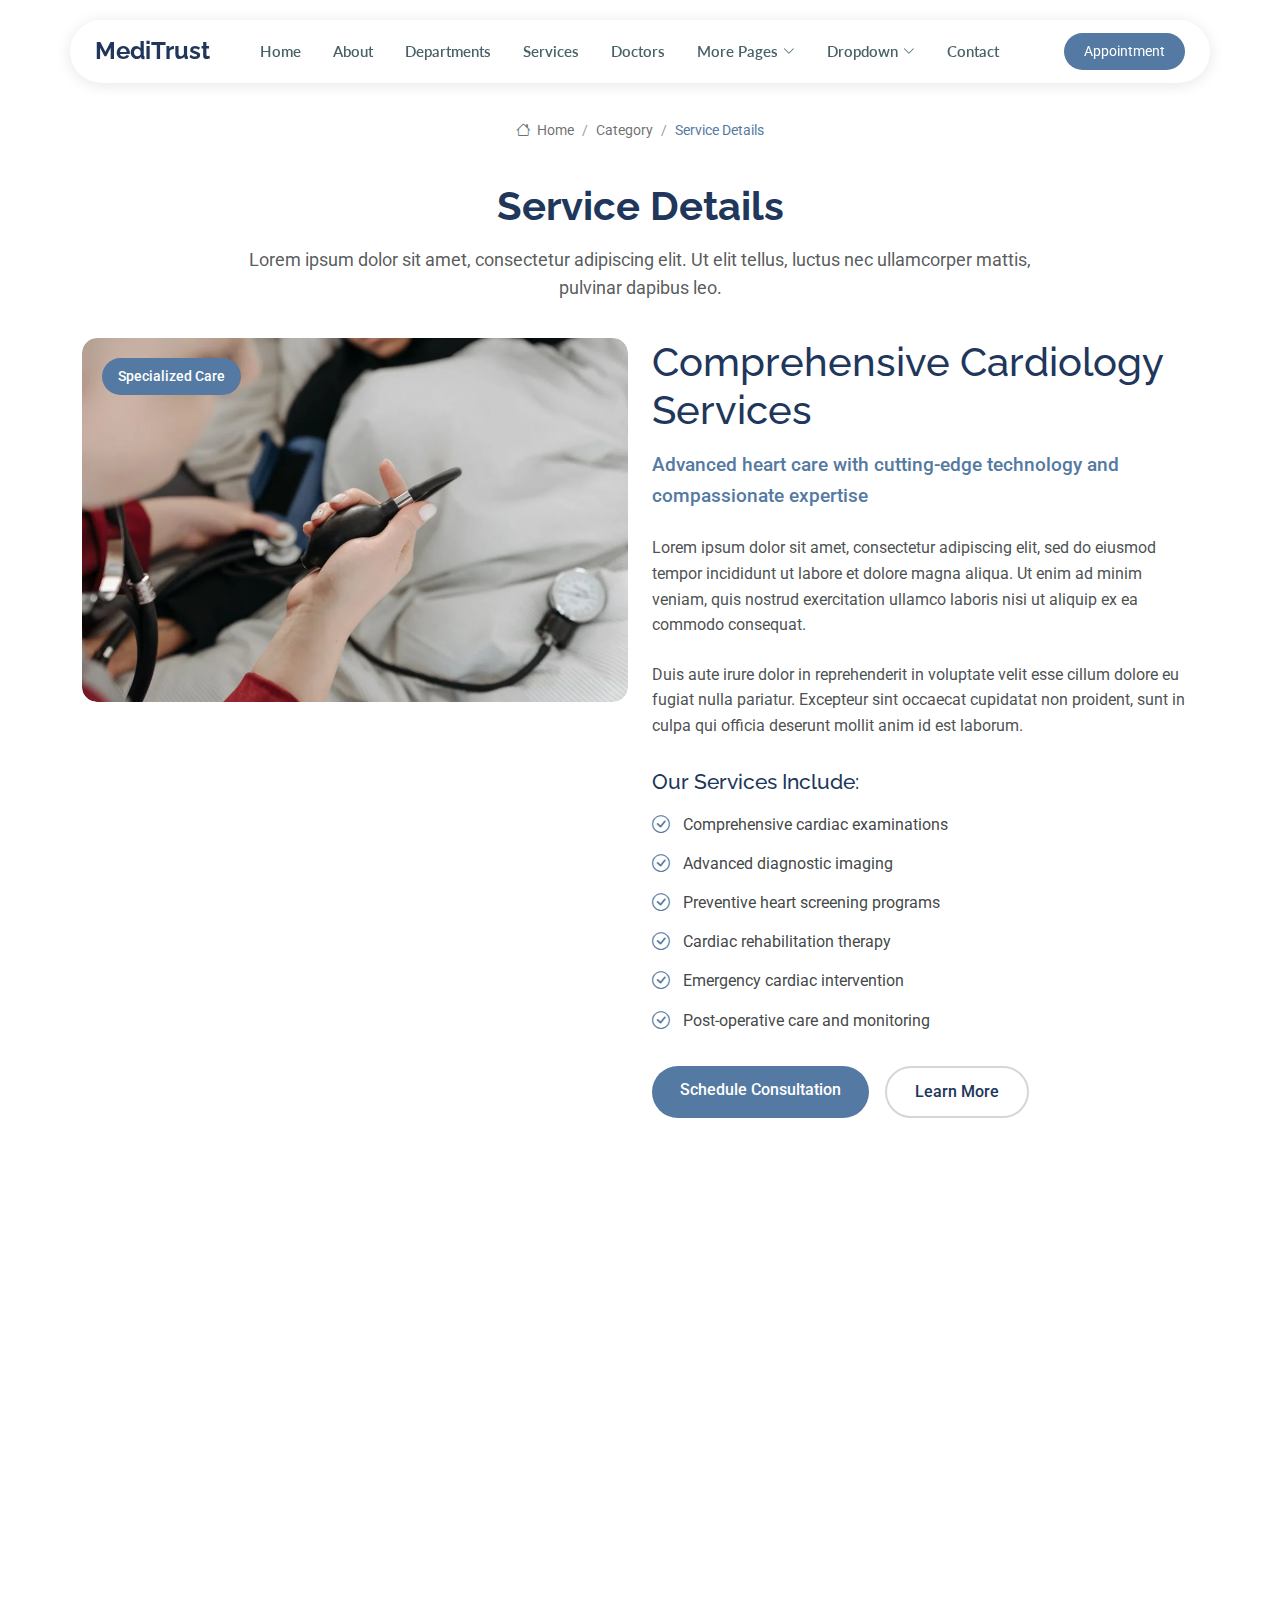
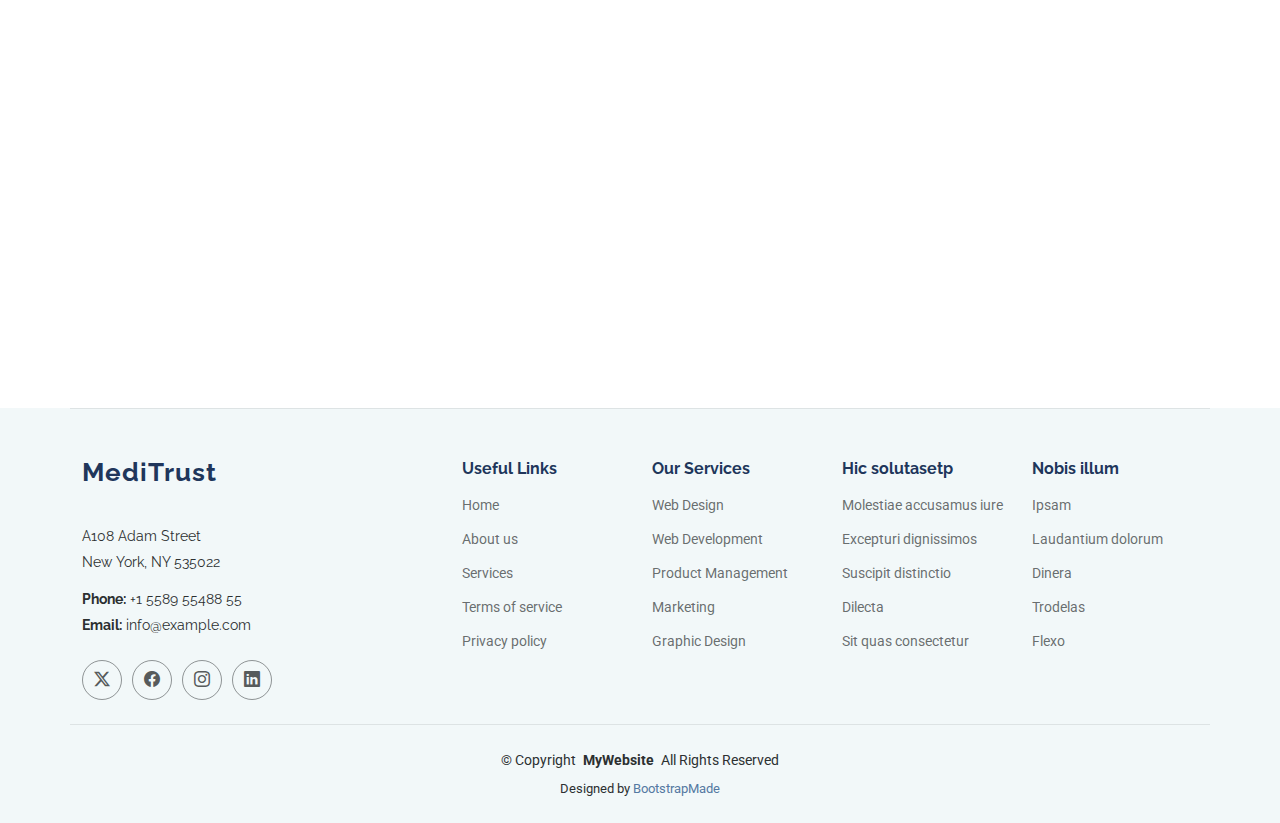
<file: service-details.html>
<!DOCTYPE html>
<html lang="en">

<head>
  <meta charset="utf-8">
  <meta content="width=device-width, initial-scale=1.0" name="viewport">
  <title>Service Details - MediTrust Bootstrap Template</title>
  <meta name="description" content="">
  <meta name="keywords" content="">

  <!-- Favicons -->
  <link href="assets/img/favicon.png" rel="icon">
  <link href="assets/img/apple-touch-icon.png" rel="apple-touch-icon">

  <!-- Fonts -->
  <link href="https://fonts.googleapis.com" rel="preconnect">
  <link href="https://fonts.gstatic.com" rel="preconnect" crossorigin>
  <link href="https://fonts.googleapis.com/css2?family=Roboto:ital,wght@0,100;0,300;0,400;0,500;0,700;0,900;1,100;1,300;1,400;1,500;1,700;1,900&family=Lato:ital,wght@0,100;0,300;0,400;0,700;0,900;1,100;1,300;1,400;1,700;1,900&family=Raleway:ital,wght@0,100;0,200;0,300;0,400;0,500;0,600;0,700;0,800;0,900;1,100;1,200;1,300;1,400;1,500;1,600;1,700;1,800;1,900&display=swap" rel="stylesheet">

  <!-- Vendor CSS Files -->
  <link href="assets/vendor/bootstrap/css/bootstrap.min.css" rel="stylesheet">
  <link href="assets/vendor/bootstrap-icons/bootstrap-icons.css" rel="stylesheet">
  <link href="assets/vendor/aos/aos.css" rel="stylesheet">
  <link href="assets/vendor/fontawesome-free/css/all.min.css" rel="stylesheet">
  <link href="assets/vendor/swiper/swiper-bundle.min.css" rel="stylesheet">
  <link href="assets/vendor/glightbox/css/glightbox.min.css" rel="stylesheet">

  <!-- Main CSS File -->
  <link href="assets/css/main.css" rel="stylesheet">

  <!-- =======================================================
  * Template Name: MediTrust
  * Template URL: https://bootstrapmade.com/meditrust-bootstrap-hospital-website-template/
  * Updated: Jul 04 2025 with Bootstrap v5.3.7
  * Author: BootstrapMade.com
  * License: https://bootstrapmade.com/license/
  ======================================================== -->
</head>

<body class="service-details-page">

  <header id="header" class="header d-flex align-items-center fixed-top">
    <div class="header-container container-fluid container-xl position-relative d-flex align-items-center justify-content-between">

      <a href="index.html" class="logo d-flex align-items-center me-auto me-xl-0">
        <!-- Uncomment the line below if you also wish to use an image logo -->
        <!-- <img src="assets/img/logo.webp" alt=""> -->
        <svg class="my-icon" viewBox="0 0 24 24" fill="none" xmlns="http://www.w3.org/2000/svg">
          <g id="bgCarrier" stroke-width="0"></g>
          <g id="tracerCarrier" stroke-linecap="round" stroke-linejoin="round"></g>
          <g id="iconCarrier">
            <path d="M22 22L2 22" stroke="currentColor" stroke-width="1.5" stroke-linecap="round"></path>
            <path d="M17 22V6C17 4.11438 17 3.17157 16.4142 2.58579C15.8284 2 14.8856 2 13 2H11C9.11438 2 8.17157 2 7.58579 2.58579C7 3.17157 7 4.11438 7 6V22" stroke="currentColor" stroke-width="1.5"></path>
            <path opacity="0.5" d="M21 22V8.5C21 7.09554 21 6.39331 20.6629 5.88886C20.517 5.67048 20.3295 5.48298 20.1111 5.33706C19.6067 5 18.9045 5 17.5 5" stroke="currentColor" stroke-width="1.5"></path>
            <path opacity="0.5" d="M3 22V8.5C3 7.09554 3 6.39331 3.33706 5.88886C3.48298 5.67048 3.67048 5.48298 3.88886 5.33706C4.39331 5 5.09554 5 6.5 5" stroke="currentColor" stroke-width="1.5"></path>
            <path d="M12 22V19" stroke="currentColor" stroke-width="1.5" stroke-linecap="round"></path>
            <path opacity="0.5" d="M10 12H14" stroke="currentColor" stroke-width="1.5" stroke-linecap="round"></path>
            <path opacity="0.5" d="M5.5 11H7" stroke="currentColor" stroke-width="1.5" stroke-linecap="round"></path>
            <path opacity="0.5" d="M5.5 14H7" stroke="currentColor" stroke-width="1.5" stroke-linecap="round"></path>
            <path opacity="0.5" d="M17 11H18.5" stroke="currentColor" stroke-width="1.5" stroke-linecap="round"></path>
            <path opacity="0.5" d="M17 14H18.5" stroke="currentColor" stroke-width="1.5" stroke-linecap="round"></path>
            <path opacity="0.5" d="M5.5 8H7" stroke="currentColor" stroke-width="1.5" stroke-linecap="round"></path>
            <path opacity="0.5" d="M17 8H18.5" stroke="currentColor" stroke-width="1.5" stroke-linecap="round"></path>
            <path opacity="0.5" d="M10 15H14" stroke="currentColor" stroke-width="1.5" stroke-linecap="round"></path>
            <path d="M12 9V5" stroke="currentColor" stroke-width="1.5" stroke-linecap="round" stroke-linejoin="round"></path>
            <path d="M14 7L10 7" stroke="currentColor" stroke-width="1.5" stroke-linecap="round" stroke-linejoin="round"></path>
          </g>
        </svg>

        <h1 class="sitename">MediTrust</h1>
      </a>

      <nav id="navmenu" class="navmenu">
        <ul>
          <li><a href="index.html">Home</a></li>
          <li><a href="about.html">About</a></li>
          <li><a href="departments.html">Departments</a></li>
          <li><a href="services.html">Services</a></li>
          <li><a href="doctors.html">Doctors</a></li>
          <li class="dropdown"><a href="#"><span>More Pages</span> <i class="bi bi-chevron-down toggle-dropdown"></i></a>
            <ul>
              <li><a href="department-details.html">Department Details</a></li>
              <li><a href="service-details.html" class="active">Service Details</a></li>
              <li><a href="appointment.html">Appointment</a></li>
              <li><a href="testimonials.html">Testimonials</a></li>
              <li><a href="faq.html">Frequently Asked Questions</a></li>
              <li><a href="gallery.html">Gallery</a></li>
              <li><a href="terms.html">Terms</a></li>
              <li><a href="privacy.html">Privacy</a></li>
              <li><a href="404.html">404</a></li>
            </ul>
          </li>
          <li class="dropdown"><a href="#"><span>Dropdown</span> <i class="bi bi-chevron-down toggle-dropdown"></i></a>
            <ul>
              <li><a href="#">Dropdown 1</a></li>
              <li class="dropdown"><a href="#"><span>Deep Dropdown</span> <i class="bi bi-chevron-down toggle-dropdown"></i></a>
                <ul>
                  <li><a href="#">Deep Dropdown 1</a></li>
                  <li><a href="#">Deep Dropdown 2</a></li>
                  <li><a href="#">Deep Dropdown 3</a></li>
                  <li><a href="#">Deep Dropdown 4</a></li>
                  <li><a href="#">Deep Dropdown 5</a></li>
                </ul>
              </li>
              <li><a href="#">Dropdown 2</a></li>
              <li><a href="#">Dropdown 3</a></li>
              <li><a href="#">Dropdown 4</a></li>
            </ul>
          </li>
          <li><a href="contact.html">Contact</a></li>
        </ul>
        <i class="mobile-nav-toggle d-xl-none bi bi-list"></i>
      </nav>

      <a class="btn-getstarted" href="appointment.html">Appointment</a>

    </div>
  </header>

  <main class="main">

    <!-- Page Title -->
    <div class="page-title">
      <div class="breadcrumbs">
        <nav aria-label="breadcrumb">
          <ol class="breadcrumb">
            <li class="breadcrumb-item"><a href="#"><i class="bi bi-house"></i> Home</a></li>
            <li class="breadcrumb-item"><a href="#">Category</a></li>
            <li class="breadcrumb-item active current">Service Details</li>
          </ol>
        </nav>
      </div>

      <div class="title-wrapper">
        <h1>Service Details</h1>
        <p>Lorem ipsum dolor sit amet, consectetur adipiscing elit. Ut elit tellus, luctus nec ullamcorper mattis, pulvinar dapibus leo.</p>
      </div>
    </div><!-- End Page Title -->

    <!-- Service Details 2 Section -->
    <section id="service-details-2" class="service-details-2 section">

      <div class="container" data-aos="fade-up" data-aos-delay="100">

        <div class="row gy-5">

          <div class="col-lg-6" data-aos="zoom-in" data-aos-delay="200">
            <div class="service-image">
              <img src="assets/img/health/cardiology-3.webp" alt="Cardiology Services" class="img-fluid">
              <div class="service-tag">
                <span>Specialized Care</span>
              </div>
            </div>
          </div>

          <div class="col-lg-6" data-aos="fade-left" data-aos-delay="300">
            <div class="service-content">
              <h2>Comprehensive Cardiology Services</h2>
              <p class="service-tagline">Advanced heart care with cutting-edge technology and compassionate expertise</p>

              <p>Lorem ipsum dolor sit amet, consectetur adipiscing elit, sed do eiusmod tempor incididunt ut labore et dolore magna aliqua. Ut enim ad minim veniam, quis nostrud exercitation ullamco laboris nisi ut aliquip ex ea commodo consequat.</p>

              <p>Duis aute irure dolor in reprehenderit in voluptate velit esse cillum dolore eu fugiat nulla pariatur. Excepteur sint occaecat cupidatat non proident, sunt in culpa qui officia deserunt mollit anim id est laborum.</p>

              <div class="service-features">
                <h4>Our Services Include:</h4>
                <ul>
                  <li><i class="bi bi-check-circle"></i> Comprehensive cardiac examinations</li>
                  <li><i class="bi bi-check-circle"></i> Advanced diagnostic imaging</li>
                  <li><i class="bi bi-check-circle"></i> Preventive heart screening programs</li>
                  <li><i class="bi bi-check-circle"></i> Cardiac rehabilitation therapy</li>
                  <li><i class="bi bi-check-circle"></i> Emergency cardiac intervention</li>
                  <li><i class="bi bi-check-circle"></i> Post-operative care and monitoring</li>
                </ul>
              </div>

              <div class="service-actions">
                <a href="#" class="btn-primary">Schedule Consultation</a>
                <a href="#" class="btn-secondary">Learn More</a>
              </div>
            </div>
          </div>

        </div>

        <div class="row mt-5">

          <div class="col-lg-4" data-aos="fade-up" data-aos-delay="100">
            <div class="service-card">
              <div class="card-icon">
                <i class="bi bi-heart-pulse"></i>
              </div>
              <h4>Diagnostic Testing</h4>
              <p>Sed ut perspiciatis unde omnis iste natus error sit voluptatem accusantium doloremque laudantium, totam rem aperiam.</p>
              <a href="#" class="card-link">
                <span>Book Now</span>
                <i class="bi bi-arrow-right"></i>
              </a>
            </div>
          </div>

          <div class="col-lg-4" data-aos="fade-up" data-aos-delay="200">
            <div class="service-card">
              <div class="card-icon">
                <i class="bi bi-hospital"></i>
              </div>
              <h4>Surgical Procedures</h4>
              <p>At vero eos et accusamus et iusto odio dignissimos ducimus qui blanditiis praesentium voluptatum deleniti atque.</p>
              <a href="#" class="card-link">
                <span>Schedule Surgery</span>
                <i class="bi bi-arrow-right"></i>
              </a>
            </div>
          </div>

          <div class="col-lg-4" data-aos="fade-up" data-aos-delay="300">
            <div class="service-card">
              <div class="card-icon">
                <i class="bi bi-shield-check"></i>
              </div>
              <h4>Preventive Care</h4>
              <p>Excepteur sint occaecat cupidatat non proident, sunt in culpa qui officia deserunt mollit anim id est laborum.</p>
              <a href="#" class="card-link">
                <span>Get Screened</span>
                <i class="bi bi-arrow-right"></i>
              </a>
            </div>
          </div>

        </div>

        <div class="row mt-5">

          <div class="col-lg-8" data-aos="fade-right" data-aos-delay="100">
            <div class="booking-section">
              <h3>Ready to Schedule Your Appointment?</h3>
              <p>Our cardiology specialists are available for consultations Monday through Friday. Same-day appointments available for urgent cases.</p>

              <div class="availability-info">
                <div class="info-item">
                  <i class="bi bi-clock"></i>
                  <div>
                    <strong>Office Hours</strong>
                    <span>Mon-Fri: 8:00 AM - 6:00 PM</span>
                  </div>
                </div>
                <div class="info-item">
                  <i class="bi bi-telephone"></i>
                  <div>
                    <strong>Emergency Line</strong>
                    <span>+1 (555) 123-4567</span>
                  </div>
                </div>
                <div class="info-item">
                  <i class="bi bi-geo-alt"></i>
                  <div>
                    <strong>Location</strong>
                    <span>123 Medical Center Dr, Boston, MA 02101</span>
                  </div>
                </div>
              </div>
            </div>
          </div>

          <div class="col-lg-4" data-aos="fade-left" data-aos-delay="200">
            <div class="appointment-card">
              <h4>Book Your Visit</h4>
              <p>Quick and easy online scheduling</p>
              <a href="appointment.html" class="btn-appointment">Book Appointment</a>
              <div class="contact-alternative">
                <span>Or call us at</span>
                <a href="tel:+15551234567">+1 (555) 123-4567</a>
              </div>
            </div>
          </div>

        </div>

      </div>

    </section><!-- /Service Details 2 Section -->

  </main>

  <footer id="footer" class="footer position-relative light-background">

    <div class="container footer-top">
      <div class="row gy-4">
        <div class="col-lg-4 col-md-6 footer-about">
          <a href="index.html" class="logo d-flex align-items-center">
            <span class="sitename">MediTrust</span>
          </a>
          <div class="footer-contact pt-3">
            <p>A108 Adam Street</p>
            <p>New York, NY 535022</p>
            <p class="mt-3"><strong>Phone:</strong> <span>+1 5589 55488 55</span></p>
            <p><strong>Email:</strong> <span>info@example.com</span></p>
          </div>
          <div class="social-links d-flex mt-4">
            <a href=""><i class="bi bi-twitter-x"></i></a>
            <a href=""><i class="bi bi-facebook"></i></a>
            <a href=""><i class="bi bi-instagram"></i></a>
            <a href=""><i class="bi bi-linkedin"></i></a>
          </div>
        </div>

        <div class="col-lg-2 col-md-3 footer-links">
          <h4>Useful Links</h4>
          <ul>
            <li><a href="#">Home</a></li>
            <li><a href="#">About us</a></li>
            <li><a href="#">Services</a></li>
            <li><a href="#">Terms of service</a></li>
            <li><a href="#">Privacy policy</a></li>
          </ul>
        </div>

        <div class="col-lg-2 col-md-3 footer-links">
          <h4>Our Services</h4>
          <ul>
            <li><a href="#">Web Design</a></li>
            <li><a href="#">Web Development</a></li>
            <li><a href="#">Product Management</a></li>
            <li><a href="#">Marketing</a></li>
            <li><a href="#">Graphic Design</a></li>
          </ul>
        </div>

        <div class="col-lg-2 col-md-3 footer-links">
          <h4>Hic solutasetp</h4>
          <ul>
            <li><a href="#">Molestiae accusamus iure</a></li>
            <li><a href="#">Excepturi dignissimos</a></li>
            <li><a href="#">Suscipit distinctio</a></li>
            <li><a href="#">Dilecta</a></li>
            <li><a href="#">Sit quas consectetur</a></li>
          </ul>
        </div>

        <div class="col-lg-2 col-md-3 footer-links">
          <h4>Nobis illum</h4>
          <ul>
            <li><a href="#">Ipsam</a></li>
            <li><a href="#">Laudantium dolorum</a></li>
            <li><a href="#">Dinera</a></li>
            <li><a href="#">Trodelas</a></li>
            <li><a href="#">Flexo</a></li>
          </ul>
        </div>

      </div>
    </div>

    <div class="container copyright text-center mt-4">
      <p>© <span>Copyright</span> <strong class="px-1 sitename">MyWebsite</strong> <span>All Rights Reserved</span></p>
      <div class="credits">
        <!-- All the links in the footer should remain intact. -->
        <!-- You can delete the links only if you've purchased the pro version. -->
        <!-- Licensing information: https://bootstrapmade.com/license/ -->
        <!-- Purchase the pro version with working PHP/AJAX contact form: [buy-url] -->
        Designed by <a href="https://bootstrapmade.com/">BootstrapMade</a>
      </div>
    </div>

  </footer>

  <!-- Scroll Top -->
  <a href="#" id="scroll-top" class="scroll-top d-flex align-items-center justify-content-center"><i class="bi bi-arrow-up-short"></i></a>

  <!-- Preloader -->
  <div id="preloader"></div>

  <!-- Vendor JS Files -->
  <script src="assets/vendor/bootstrap/js/bootstrap.bundle.min.js"></script>
  <script src="assets/vendor/php-email-form/validate.js"></script>
  <script src="assets/vendor/aos/aos.js"></script>
  <script src="assets/vendor/purecounter/purecounter_vanilla.js"></script>
  <script src="assets/vendor/swiper/swiper-bundle.min.js"></script>
  <script src="assets/vendor/imagesloaded/imagesloaded.pkgd.min.js"></script>
  <script src="assets/vendor/isotope-layout/isotope.pkgd.min.js"></script>
  <script src="assets/vendor/glightbox/js/glightbox.min.js"></script>

  <!-- Main JS File -->
  <script src="assets/js/main.js"></script>

</body>

</html>
</file>
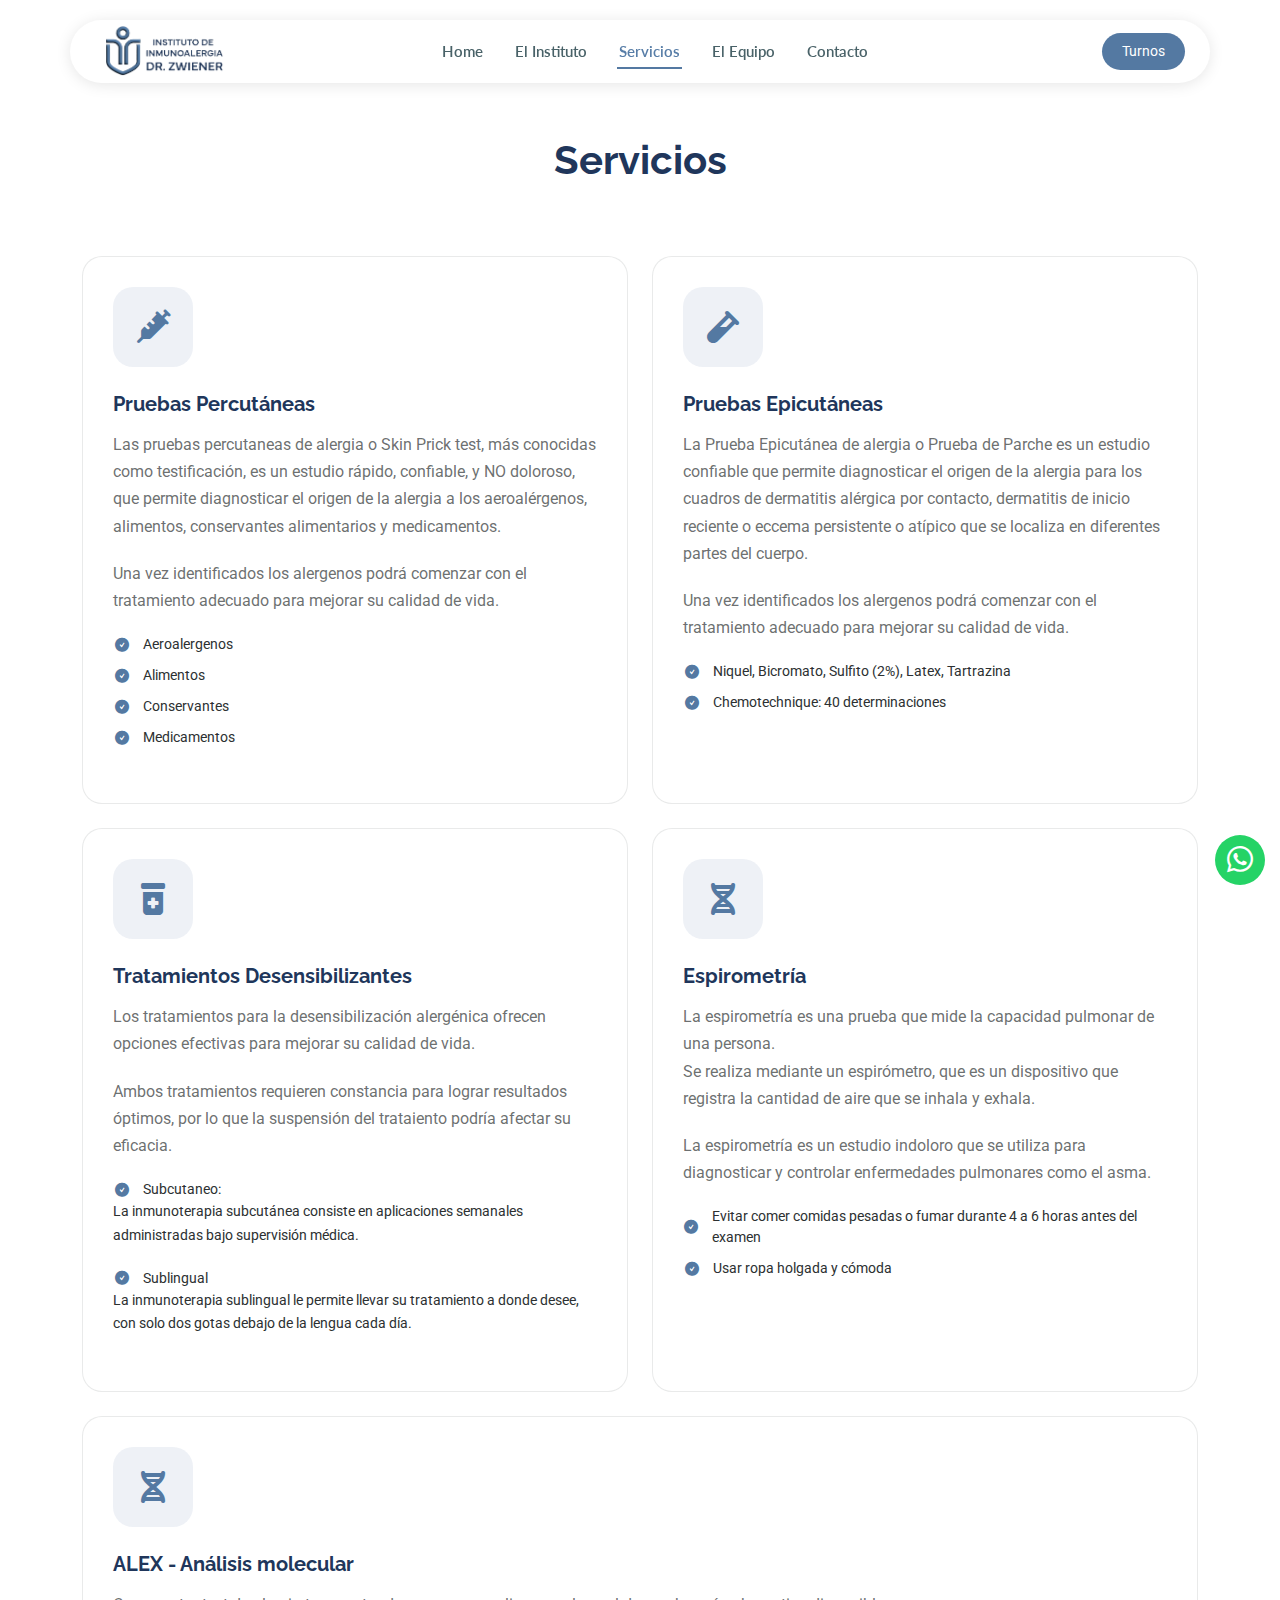
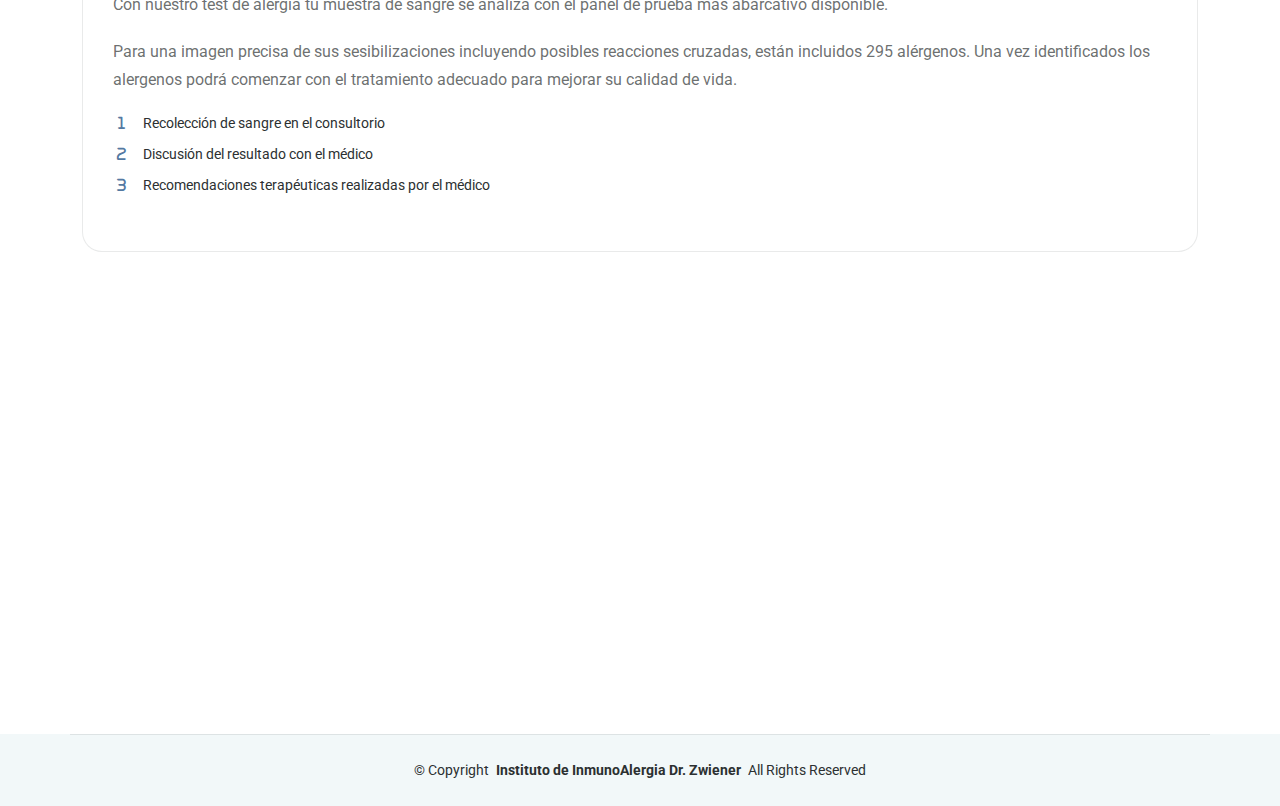
<file: services.html>
<!DOCTYPE html>
<html lang="en">

<head>
  <meta charset="utf-8">
  <meta content="width=device-width, initial-scale=1.0" name="viewport">
  <title>Nuestros Servicios</title>
  <meta name="description" content="">
  <meta name="keywords" content="">

  <!-- Favicons -->
  <link href="assets/img/favicon.png" rel="icon">
  <link href="assets/img/apple-touch-icon.png" rel="apple-touch-icon">

  <!-- Fonts -->
  <link href="https://fonts.googleapis.com" rel="preconnect">
  <link href="https://fonts.gstatic.com" rel="preconnect" crossorigin>
  <link href="https://fonts.googleapis.com/css2?family=Roboto:ital,wght@0,100;0,300;0,400;0,500;0,700;0,900;1,100;1,300;1,400;1,500;1,700;1,900&family=Lato:ital,wght@0,100;0,300;0,400;0,700;0,900;1,100;1,300;1,400;1,700;1,900&family=Raleway:ital,wght@0,100;0,200;0,300;0,400;0,500;0,600;0,700;0,800;0,900;1,100;1,200;1,300;1,400;1,500;1,600;1,700;1,800;1,900&display=swap" rel="stylesheet">

  <!-- Vendor CSS Files -->
  <link href="assets/vendor/bootstrap/css/bootstrap.min.css" rel="stylesheet">
  <link href="assets/vendor/bootstrap-icons/bootstrap-icons.css" rel="stylesheet">
  <link href="assets/vendor/aos/aos.css" rel="stylesheet">
  <link href="assets/vendor/fontawesome-free/css/all.min.css" rel="stylesheet">
  <link href="assets/vendor/swiper/swiper-bundle.min.css" rel="stylesheet">
  <link href="assets/vendor/glightbox/css/glightbox.min.css" rel="stylesheet">

  <!-- Main CSS File -->
  <link href="assets/css/main.css" rel="stylesheet">

  <!-- =======================================================
  * Template Name: MediTrust
  * Template URL: https://bootstrapmade.com/meditrust-bootstrap-hospital-website-template/
  * Updated: Jul 04 2025 with Bootstrap v5.3.7
  * Author: BootstrapMade.com
  * License: https://bootstrapmade.com/license/
  ======================================================== -->
</head>

<body class="services-page">

  <header id="header" class="header d-flex align-items-center fixed-top">
    <div class="header-container container-fluid container-xl position-relative d-flex align-items-center justify-content-between">

      <a href="index.html" class="logo d-flex align-items-center me-auto me-xl-0">
        <img src="material/Logo.png" alt="">
      </a>

      <nav id="navmenu" class="navmenu">
        <ul>
          <li><a href="index.html">Home</a></li>
          <li><a href="about.html">El Instituto</a></li>
          <li><a href="services.html" class="active">Servicios</a></li>
          <li><a href="index.html#find-a-doctor">El Equipo</a></li>
          <li><a href="contact.html">Contacto</a></li>
        </ul>
        <i class="mobile-nav-toggle d-xl-none bi bi-list"></i>
      </nav>

      <a class="btn-getstarted" href="https://patient.consultoriomovil.net/patient/web/consultorioofficiapilar/" target="_blank" rel="noopener noreferrer">Turnos</a>

    </div>
  </header>

  <main class="main">

    <!-- Page Title -->
    <div class="page-title">

      <div class="title-wrapper">
        <h1>Servicios</h1>
        <!-- <p>Lorem ipsum dolor sit amet, consectetur adipiscing elit. Ut elit tellus, luctus nec ullamcorper mattis, pulvinar dapibus leo.</p> -->
      </div>
    </div><!-- End Page Title -->

    <!-- Services Section -->
    <section id="services" class="services section">

      <div class="container" data-aos="fade-up" data-aos-delay="100">
        <div class="services-tabs">

          <div class="tab-content" data-aos="fade-up" data-aos-delay="300">

            <div class="tab-pane fade show active" id="services-primary" role="tabpanel">
              <div class="row g-4">
                <div class="col-lg-6">
                  <div class="service-item">
                    <div class="service-icon-wrapper">
                      <i class="fas fa-syringe"></i>
                    </div>
                    <div class="service-details">
                      <h5>Pruebas Percutáneas</h5>
                      <p>Las pruebas percutaneas de alergia o Skin Prick test, más conocidas como testificación, es un estudio rápido, confiable, y NO doloroso, que permite diagnosticar el origen de la alergia a los aeroalérgenos, alimentos, conservantes alimentarios y medicamentos.</p>
                      
                      <p>Una vez identificados los alergenos podrá comenzar con el tratamiento adecuado para mejorar su calidad de vida.</p>
                      <ul class="service-benefits">
                        <li><i class="fas fa-check-circle"></i>Aeroalergenos</li>
                        <li><i class="fas fa-check-circle"></i>Alimentos</li>
                        <li><i class="fas fa-check-circle"></i>Conservantes</li>
                        <li><i class="fas fa-check-circle"></i>Medicamentos</li>
                      </ul>
                    </div>
                  </div>
                </div>

                <div class="col-lg-6">
                  <div class="service-item">
                    <div class="service-icon-wrapper">
                      <i class="fas fa-vial"></i>
                    </div>
                    <div class="service-details">
                      <h5>Pruebas Epicutáneas</h5>
                      <p>La Prueba Epicutánea de alergia o Prueba de Parche es un estudio confiable que permite diagnosticar el origen de la alergia para los cuadros de dermatitis alérgica por contacto, dermatitis de inicio reciente o eccema persistente o atípico que se localiza en diferentes partes del cuerpo.</p>
                        
                      <p>Una vez identificados los alergenos podrá comenzar con el tratamiento adecuado para mejorar su calidad de vida.</p>
                      <ul class="service-benefits">
                        <li><i class="fas fa-check-circle"></i>Niquel, Bicromato, Sulfito (2%), Latex, Tartrazina</li>
                        <li><i class="fas fa-check-circle"></i>Chemotechnique: 40 determinaciones</li>
                      </ul>
                    </div>
                  </div>
                </div>

                <div class="col-lg-6">
                  <div class="service-item">
                    <div class="service-icon-wrapper">
                      <i class="fas fa-prescription-bottle-medical"></i>
                    </div>
                    <div class="service-details">
                      <h5>Tratamientos Desensibilizantes</h5>
                      <p>Los tratamientos para la desensibilización alergénica ofrecen opciones efectivas para mejorar su calidad de vida.</p>
                        
                      <p>Ambos tratamientos requieren constancia para lograr resultados óptimos, por lo que la suspensión del trataiento podría afectar su eficacia.</p>
                      <ul class="service-benefits">
                        <li style="margin-bottom: 0;"><i class="fas fa-check-circle"></i>Subcutaneo: <br></li>
                        <p style="color: var(--default-color); font-size: 14px;">La inmunoterapia subcutánea consiste en aplicaciones semanales administradas bajo supervisión médica.</p>
                        <li style="margin-bottom: 0;"><i class="fas fa-check-circle"></i>Sublingual</li>
                        <p style="color: var(--default-color); font-size: 14px;">La inmunoterapia sublingual le permite llevar su tratamiento a donde desee, con solo dos gotas debajo de la lengua cada día.</p>
                      </ul>
                    </div>
                  </div>
                </div>

                <div class="col-lg-6">
                  <div class="service-item">
                    <div class="service-icon-wrapper">
                      <i class="fas fa-dna"></i>
                    </div>
                    <div class="service-details">
                      <h5>Espirometría</h5>
                      <p>La espirometría es una prueba que mide la capacidad pulmonar de una persona. <br> Se realiza mediante un espirómetro, que es un dispositivo que registra la cantidad de aire que se inhala y exhala.</p>
                      <p>La espirometría es un estudio indoloro que se utiliza para diagnosticar y controlar enfermedades pulmonares como el asma.</p>
                      <ul class="service-benefits">
                        <li><i class="fas fa-check-circle"></i>Evitar comer comidas pesadas o fumar durante 4 a 6 horas antes del examen</li>
                        <li><i class="fas fa-check-circle"></i>Usar ropa holgada y cómoda</li>
                      </ul>
                    </div>
                  </div>
                </div>
                
                <div class="col-lg-12">
                  <div class="service-item">
                    <div class="service-icon-wrapper">
                      <i class="fas fa-dna"></i>
                    </div>
                    <div class="service-details">
                      <h5>ALEX - Análisis molecular</h5>
                      <p>Con nuestro test de alergia tu muestra de sangre se analiza con el panel de prueba más abarcativo disponible.</p>
                      <p>Para una imagen precisa de sus sesibilizaciones incluyendo posibles reacciones cruzadas, están incluidos 295 alérgenos. Una vez identificados los alergenos podrá comenzar con el tratamiento adecuado para mejorar su calidad de vida.</p>
                      <ul class="service-benefits">
                        <li><i class="fa-solid fa-1"></i>Recolección de sangre en el consultorio</li>
                        <li><i class="fa-solid fa-2"></i>Discusión del resultado con el médico</li>
                        <li><i class="fa-solid fa-3"></i>Recomendaciones terapéuticas realizadas por el médico</li>
                      </ul>
                    </div>
                  </div>
                </div>
              
              </div>
            </div>
          </div>
        </div>

        <div class="services-cta" data-aos="fade-up" data-aos-delay="400">
          <div class="row">
            <div class="col-lg-8 mx-auto text-center">
              <div class="cta-content">
                <i class="fa fa-calendar-check"></i>
                <h3>¿Listo para sacar un turno?</h3>
                <!-- <p>Agendalo ac[a</p> -->
                <div class="cta-buttons">
                  <a href="https://patient.consultoriomovil.net/patient/web/consultorioofficiapilar/" target="_blank" rel="noopener noreferrer" class="btn-book">Agendalo acá</a>
                  <a href="http://api.whatsapp.com/send?phone=5491134191164" target="_blank" rel="noopener noreferrer" class="btn-contact">Contactanos</a>
                </div>
              </div>
            </div>
          </div>
        </div>

      </div>

    </section><!-- /Services Section -->

  </main>

  <footer id="footer" class="footer position-relative light-background">

    <!-- <div class="container footer-top">
      <div class="row gy-4">
        <div class="col-lg-4 col-md-6 footer-about">
          <a href="index.html" class="logo d-flex align-items-center">
            <span class="sitename">MediTrust</span>
          </a>
          <div class="footer-contact pt-3">
            <p>A108 Adam Street</p>
            <p>New York, NY 535022</p>
            <p class="mt-3"><strong>Phone:</strong> <span>+1 5589 55488 55</span></p>
            <p><strong>Email:</strong> <span>info@example.com</span></p>
          </div>
          <div class="social-links d-flex mt-4">
            <a href=""><i class="bi bi-twitter-x"></i></a>
            <a href=""><i class="bi bi-facebook"></i></a>
            <a href=""><i class="bi bi-instagram"></i></a>
            <a href=""><i class="bi bi-linkedin"></i></a>
          </div>
        </div>

        <div class="col-lg-2 col-md-3 footer-links">
          <h4>Useful Links</h4>
          <ul>
            <li><a href="#">Home</a></li>
            <li><a href="#">About us</a></li>
            <li><a href="#">Services</a></li>
            <li><a href="#">Terms of service</a></li>
            <li><a href="#">Privacy policy</a></li>
          </ul>
        </div>

        <div class="col-lg-2 col-md-3 footer-links">
          <h4>Our Services</h4>
          <ul>
            <li><a href="#">Web Design</a></li>
            <li><a href="#">Web Development</a></li>
            <li><a href="#">Product Management</a></li>
            <li><a href="#">Marketing</a></li>
            <li><a href="#">Graphic Design</a></li>
          </ul>
        </div>

        <div class="col-lg-2 col-md-3 footer-links">
          <h4>Hic solutasetp</h4>
          <ul>
            <li><a href="#">Molestiae accusamus iure</a></li>
            <li><a href="#">Excepturi dignissimos</a></li>
            <li><a href="#">Suscipit distinctio</a></li>
            <li><a href="#">Dilecta</a></li>
            <li><a href="#">Sit quas consectetur</a></li>
          </ul>
        </div>

        <div class="col-lg-2 col-md-3 footer-links">
          <h4>Nobis illum</h4>
          <ul>
            <li><a href="#">Ipsam</a></li>
            <li><a href="#">Laudantium dolorum</a></li>
            <li><a href="#">Dinera</a></li>
            <li><a href="#">Trodelas</a></li>
            <li><a href="#">Flexo</a></li>
          </ul>
        </div>

      </div>
    </div> -->

    <div class="container copyright text-center mt-4">
      <p>© <span>Copyright</span> <strong class="px-1 sitename">Instituto de InmunoAlergia Dr. Zwiener</strong> <span>All Rights Reserved</span></p>
      <!-- <div class="credits">
         All the links in the footer should remain intact. -->
        <!-- You can delete the links only if you've purchased the pro version. 
         Licensing information: https://bootstrapmade.com/license/ 
         Purchase the pro version with working PHP/AJAX contact form: [buy-url] 
        Designed by <a href="https://bootstrapmade.com/">BootstrapMade</a>
      </div> -->
    </div>

  </footer>

  <a href="https://wa.me/5491134191164" class="whatsapp-float" target="_blank" rel="noopener noreferrer">
    <i class="bi bi-whatsapp"></i>
  </a>

  <!-- Scroll Top -->
  <a href="#" id="scroll-top" class="scroll-top d-flex align-items-center justify-content-center"><i class="bi bi-arrow-up-short"></i></a>

  <!-- Preloader -->
  <div id="preloader"></div>

  <!-- Vendor JS Files -->
  <script src="assets/vendor/bootstrap/js/bootstrap.bundle.min.js"></script>
  <script src="assets/vendor/php-email-form/validate.js"></script>
  <script src="assets/vendor/aos/aos.js"></script>
  <script src="assets/vendor/purecounter/purecounter_vanilla.js"></script>
  <script src="assets/vendor/swiper/swiper-bundle.min.js"></script>
  <script src="assets/vendor/imagesloaded/imagesloaded.pkgd.min.js"></script>
  <script src="assets/vendor/isotope-layout/isotope.pkgd.min.js"></script>
  <script src="assets/vendor/glightbox/js/glightbox.min.js"></script>

  <!-- Main JS File -->
  <script src="assets/js/main.js"></script>

</body>

</html>
</file>
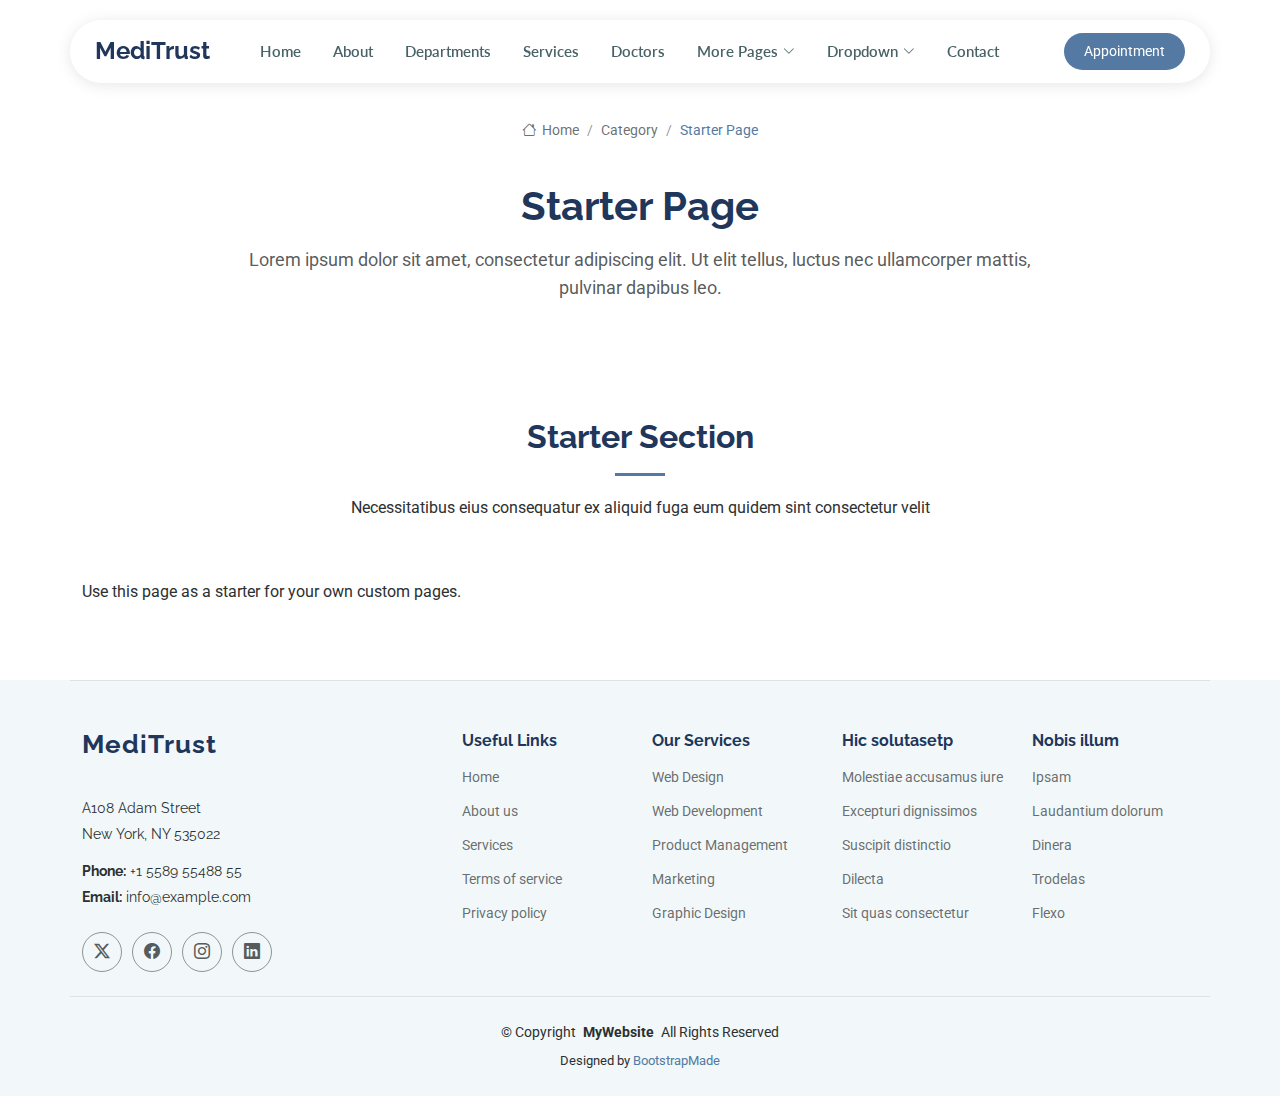
<file: starter-page.html>
<!DOCTYPE html>
<html lang="en">

<head>
  <meta charset="utf-8">
  <meta content="width=device-width, initial-scale=1.0" name="viewport">
  <title>Starter Page - MediTrust Bootstrap Template</title>
  <meta name="description" content="">
  <meta name="keywords" content="">

  <!-- Favicons -->
  <link href="assets/img/favicon.png" rel="icon">
  <link href="assets/img/apple-touch-icon.png" rel="apple-touch-icon">

  <!-- Fonts -->
  <link href="https://fonts.googleapis.com" rel="preconnect">
  <link href="https://fonts.gstatic.com" rel="preconnect" crossorigin>
  <link href="https://fonts.googleapis.com/css2?family=Roboto:ital,wght@0,100;0,300;0,400;0,500;0,700;0,900;1,100;1,300;1,400;1,500;1,700;1,900&family=Lato:ital,wght@0,100;0,300;0,400;0,700;0,900;1,100;1,300;1,400;1,700;1,900&family=Raleway:ital,wght@0,100;0,200;0,300;0,400;0,500;0,600;0,700;0,800;0,900;1,100;1,200;1,300;1,400;1,500;1,600;1,700;1,800;1,900&display=swap" rel="stylesheet">

  <!-- Vendor CSS Files -->
  <link href="assets/vendor/bootstrap/css/bootstrap.min.css" rel="stylesheet">
  <link href="assets/vendor/bootstrap-icons/bootstrap-icons.css" rel="stylesheet">
  <link href="assets/vendor/aos/aos.css" rel="stylesheet">
  <link href="assets/vendor/fontawesome-free/css/all.min.css" rel="stylesheet">
  <link href="assets/vendor/swiper/swiper-bundle.min.css" rel="stylesheet">
  <link href="assets/vendor/glightbox/css/glightbox.min.css" rel="stylesheet">

  <!-- Main CSS File -->
  <link href="assets/css/main.css" rel="stylesheet">

  <!-- =======================================================
  * Template Name: MediTrust
  * Template URL: https://bootstrapmade.com/meditrust-bootstrap-hospital-website-template/
  * Updated: Jul 04 2025 with Bootstrap v5.3.7
  * Author: BootstrapMade.com
  * License: https://bootstrapmade.com/license/
  ======================================================== -->
</head>

<body class="starter-page-page">

  <header id="header" class="header d-flex align-items-center fixed-top">
    <div class="header-container container-fluid container-xl position-relative d-flex align-items-center justify-content-between">

      <a href="index.html" class="logo d-flex align-items-center me-auto me-xl-0">
        <!-- Uncomment the line below if you also wish to use an image logo -->
        <!-- <img src="assets/img/logo.webp" alt=""> -->
        <svg class="my-icon" viewBox="0 0 24 24" fill="none" xmlns="http://www.w3.org/2000/svg">
          <g id="bgCarrier" stroke-width="0"></g>
          <g id="tracerCarrier" stroke-linecap="round" stroke-linejoin="round"></g>
          <g id="iconCarrier">
            <path d="M22 22L2 22" stroke="currentColor" stroke-width="1.5" stroke-linecap="round"></path>
            <path d="M17 22V6C17 4.11438 17 3.17157 16.4142 2.58579C15.8284 2 14.8856 2 13 2H11C9.11438 2 8.17157 2 7.58579 2.58579C7 3.17157 7 4.11438 7 6V22" stroke="currentColor" stroke-width="1.5"></path>
            <path opacity="0.5" d="M21 22V8.5C21 7.09554 21 6.39331 20.6629 5.88886C20.517 5.67048 20.3295 5.48298 20.1111 5.33706C19.6067 5 18.9045 5 17.5 5" stroke="currentColor" stroke-width="1.5"></path>
            <path opacity="0.5" d="M3 22V8.5C3 7.09554 3 6.39331 3.33706 5.88886C3.48298 5.67048 3.67048 5.48298 3.88886 5.33706C4.39331 5 5.09554 5 6.5 5" stroke="currentColor" stroke-width="1.5"></path>
            <path d="M12 22V19" stroke="currentColor" stroke-width="1.5" stroke-linecap="round"></path>
            <path opacity="0.5" d="M10 12H14" stroke="currentColor" stroke-width="1.5" stroke-linecap="round"></path>
            <path opacity="0.5" d="M5.5 11H7" stroke="currentColor" stroke-width="1.5" stroke-linecap="round"></path>
            <path opacity="0.5" d="M5.5 14H7" stroke="currentColor" stroke-width="1.5" stroke-linecap="round"></path>
            <path opacity="0.5" d="M17 11H18.5" stroke="currentColor" stroke-width="1.5" stroke-linecap="round"></path>
            <path opacity="0.5" d="M17 14H18.5" stroke="currentColor" stroke-width="1.5" stroke-linecap="round"></path>
            <path opacity="0.5" d="M5.5 8H7" stroke="currentColor" stroke-width="1.5" stroke-linecap="round"></path>
            <path opacity="0.5" d="M17 8H18.5" stroke="currentColor" stroke-width="1.5" stroke-linecap="round"></path>
            <path opacity="0.5" d="M10 15H14" stroke="currentColor" stroke-width="1.5" stroke-linecap="round"></path>
            <path d="M12 9V5" stroke="currentColor" stroke-width="1.5" stroke-linecap="round" stroke-linejoin="round"></path>
            <path d="M14 7L10 7" stroke="currentColor" stroke-width="1.5" stroke-linecap="round" stroke-linejoin="round"></path>
          </g>
        </svg>

        <h1 class="sitename">MediTrust</h1>
      </a>

      <nav id="navmenu" class="navmenu">
        <ul>
          <li><a href="index.html">Home</a></li>
          <li><a href="about.html">About</a></li>
          <li><a href="departments.html">Departments</a></li>
          <li><a href="services.html">Services</a></li>
          <li><a href="doctors.html">Doctors</a></li>
          <li class="dropdown"><a href="#"><span>More Pages</span> <i class="bi bi-chevron-down toggle-dropdown"></i></a>
            <ul>
              <li><a href="department-details.html">Department Details</a></li>
              <li><a href="service-details.html">Service Details</a></li>
              <li><a href="appointment.html">Appointment</a></li>
              <li><a href="testimonials.html">Testimonials</a></li>
              <li><a href="faq.html">Frequently Asked Questions</a></li>
              <li><a href="gallery.html">Gallery</a></li>
              <li><a href="terms.html">Terms</a></li>
              <li><a href="privacy.html">Privacy</a></li>
              <li><a href="404.html">404</a></li>
            </ul>
          </li>
          <li class="dropdown"><a href="#"><span>Dropdown</span> <i class="bi bi-chevron-down toggle-dropdown"></i></a>
            <ul>
              <li><a href="#">Dropdown 1</a></li>
              <li class="dropdown"><a href="#"><span>Deep Dropdown</span> <i class="bi bi-chevron-down toggle-dropdown"></i></a>
                <ul>
                  <li><a href="#">Deep Dropdown 1</a></li>
                  <li><a href="#">Deep Dropdown 2</a></li>
                  <li><a href="#">Deep Dropdown 3</a></li>
                  <li><a href="#">Deep Dropdown 4</a></li>
                  <li><a href="#">Deep Dropdown 5</a></li>
                </ul>
              </li>
              <li><a href="#">Dropdown 2</a></li>
              <li><a href="#">Dropdown 3</a></li>
              <li><a href="#">Dropdown 4</a></li>
            </ul>
          </li>
          <li><a href="contact.html">Contact</a></li>
        </ul>
        <i class="mobile-nav-toggle d-xl-none bi bi-list"></i>
      </nav>

      <a class="btn-getstarted" href="appointment.html">Appointment</a>

    </div>
  </header>

  <main class="main">

    <!-- Page Title -->
    <div class="page-title">
      <div class="breadcrumbs">
        <nav aria-label="breadcrumb">
          <ol class="breadcrumb">
            <li class="breadcrumb-item"><a href="#"><i class="bi bi-house"></i> Home</a></li>
            <li class="breadcrumb-item"><a href="#">Category</a></li>
            <li class="breadcrumb-item active current">Starter Page</li>
          </ol>
        </nav>
      </div>

      <div class="title-wrapper">
        <h1>Starter Page</h1>
        <p>Lorem ipsum dolor sit amet, consectetur adipiscing elit. Ut elit tellus, luctus nec ullamcorper mattis, pulvinar dapibus leo.</p>
      </div>
    </div><!-- End Page Title -->

    <!-- Starter Section Section -->
    <section id="starter-section" class="starter-section section">

      <!-- Section Title -->
      <div class="container section-title" data-aos="fade-up">
        <h2>Starter Section</h2>
        <p>Necessitatibus eius consequatur ex aliquid fuga eum quidem sint consectetur velit</p>
      </div><!-- End Section Title -->

      <div class="container" data-aos="fade-up">
        <p>Use this page as a starter for your own custom pages.</p>
      </div>

    </section><!-- /Starter Section Section -->

  </main>

  <footer id="footer" class="footer position-relative light-background">

    <div class="container footer-top">
      <div class="row gy-4">
        <div class="col-lg-4 col-md-6 footer-about">
          <a href="index.html" class="logo d-flex align-items-center">
            <span class="sitename">MediTrust</span>
          </a>
          <div class="footer-contact pt-3">
            <p>A108 Adam Street</p>
            <p>New York, NY 535022</p>
            <p class="mt-3"><strong>Phone:</strong> <span>+1 5589 55488 55</span></p>
            <p><strong>Email:</strong> <span>info@example.com</span></p>
          </div>
          <div class="social-links d-flex mt-4">
            <a href=""><i class="bi bi-twitter-x"></i></a>
            <a href=""><i class="bi bi-facebook"></i></a>
            <a href=""><i class="bi bi-instagram"></i></a>
            <a href=""><i class="bi bi-linkedin"></i></a>
          </div>
        </div>

        <div class="col-lg-2 col-md-3 footer-links">
          <h4>Useful Links</h4>
          <ul>
            <li><a href="#">Home</a></li>
            <li><a href="#">About us</a></li>
            <li><a href="#">Services</a></li>
            <li><a href="#">Terms of service</a></li>
            <li><a href="#">Privacy policy</a></li>
          </ul>
        </div>

        <div class="col-lg-2 col-md-3 footer-links">
          <h4>Our Services</h4>
          <ul>
            <li><a href="#">Web Design</a></li>
            <li><a href="#">Web Development</a></li>
            <li><a href="#">Product Management</a></li>
            <li><a href="#">Marketing</a></li>
            <li><a href="#">Graphic Design</a></li>
          </ul>
        </div>

        <div class="col-lg-2 col-md-3 footer-links">
          <h4>Hic solutasetp</h4>
          <ul>
            <li><a href="#">Molestiae accusamus iure</a></li>
            <li><a href="#">Excepturi dignissimos</a></li>
            <li><a href="#">Suscipit distinctio</a></li>
            <li><a href="#">Dilecta</a></li>
            <li><a href="#">Sit quas consectetur</a></li>
          </ul>
        </div>

        <div class="col-lg-2 col-md-3 footer-links">
          <h4>Nobis illum</h4>
          <ul>
            <li><a href="#">Ipsam</a></li>
            <li><a href="#">Laudantium dolorum</a></li>
            <li><a href="#">Dinera</a></li>
            <li><a href="#">Trodelas</a></li>
            <li><a href="#">Flexo</a></li>
          </ul>
        </div>

      </div>
    </div>

    <div class="container copyright text-center mt-4">
      <p>© <span>Copyright</span> <strong class="px-1 sitename">MyWebsite</strong> <span>All Rights Reserved</span></p>
      <div class="credits">
        <!-- All the links in the footer should remain intact. -->
        <!-- You can delete the links only if you've purchased the pro version. -->
        <!-- Licensing information: https://bootstrapmade.com/license/ -->
        <!-- Purchase the pro version with working PHP/AJAX contact form: [buy-url] -->
        Designed by <a href="https://bootstrapmade.com/">BootstrapMade</a>
      </div>
    </div>

  </footer>

  <!-- Scroll Top -->
  <a href="#" id="scroll-top" class="scroll-top d-flex align-items-center justify-content-center"><i class="bi bi-arrow-up-short"></i></a>

  <!-- Preloader -->
  <div id="preloader"></div>

  <!-- Vendor JS Files -->
  <script src="assets/vendor/bootstrap/js/bootstrap.bundle.min.js"></script>
  <script src="assets/vendor/php-email-form/validate.js"></script>
  <script src="assets/vendor/aos/aos.js"></script>
  <script src="assets/vendor/purecounter/purecounter_vanilla.js"></script>
  <script src="assets/vendor/swiper/swiper-bundle.min.js"></script>
  <script src="assets/vendor/imagesloaded/imagesloaded.pkgd.min.js"></script>
  <script src="assets/vendor/isotope-layout/isotope.pkgd.min.js"></script>
  <script src="assets/vendor/glightbox/js/glightbox.min.js"></script>

  <!-- Main JS File -->
  <script src="assets/js/main.js"></script>

</body>

</html>
</file>
<file: assets/css/main.css>
/**
* Template Name: MediTrust
* Template URL: https://bootstrapmade.com/meditrust-bootstrap-hospital-website-template/
* Updated: Jul 04 2025 with Bootstrap v5.3.7
* Author: BootstrapMade.com
* License: https://bootstrapmade.com/license/
*/

@charset "UTF-8";

/*--------------------------------------------------------------
# Font & Color Variables
# Help: https://bootstrapmade.com/color-system/
--------------------------------------------------------------*/
/* Fonts */
:root {
  --default-font: "Roboto",  system-ui, -apple-system, "Segoe UI", Roboto, "Helvetica Neue", Arial, "Noto Sans", "Liberation Sans", sans-serif, "Apple Color Emoji", "Segoe UI Emoji", "Segoe UI Symbol", "Noto Color Emoji";
  --heading-font: "Raleway",  sans-serif;
  --nav-font: "Lato",  sans-serif;
}

/* Global Colors - The following color variables are used throughout the website. Updating them here will change the color scheme of the entire website */
:root { 
  --background-color: #ffffff; /* Background color for the entire website, including individual sections */
  --default-color: #2c3031; /* Default color used for the majority of the text content across the entire website */
  --heading-color: #20365b; /* Color for headings, subheadings and title throughout the website */
  --accent-color: #5479a2; /* Accent color that represents your brand on the website. It's used for buttons, links, and other elements that need to stand out */
  --surface-color: #ffffff; /* The surface color is used as a background of boxed elements within sections, such as cards, icon boxes, or other elements that require a visual separation from the global background. */
  --contrast-color: #ffffff; /* Contrast color for text, ensuring readability against backgrounds of accent, heading, or default colors. */
}

/* Nav Menu Colors - The following color variables are used specifically for the navigation menu. They are separate from the global colors to allow for more customization options */
:root {
  --nav-color: #496268;  /* The default color of the main navmenu links */
  --nav-hover-color: #577da7; /* Applied to main navmenu links when they are hovered over or active */
  --nav-mobile-background-color: #ffffff; /* Used as the background color for mobile navigation menu */
  --nav-dropdown-background-color: #ffffff; /* Used as the background color for dropdown items that appear when hovering over primary navigation items */
  --nav-dropdown-color: #496268; /* Used for navigation links of the dropdown items in the navigation menu. */
  --nav-dropdown-hover-color: #577da7; /* Similar to --nav-hover-color, this color is applied to dropdown navigation links when they are hovered over. */
}

/* Color Presets - These classes override global colors when applied to any section or element, providing reuse of the sam color scheme. */

.light-background {
  --background-color: #f2f8f9;
  --surface-color: #ffffff;
}

.dark-background {
  --background-color: #021418;
  --default-color: #ffffff;
  --heading-color: #ffffff;
  --surface-color: #11262a;
  --contrast-color: #ffffff;
}

/* Smooth scroll */
:root {
  scroll-behavior: smooth;
}

/*--------------------------------------------------------------
# General Styling & Shared Classes
--------------------------------------------------------------*/
body {
  color: var(--default-color);
  background-color: var(--background-color);
  font-family: var(--default-font);
}

a {
  color: var(--accent-color);
  text-decoration: none;
  transition: 0.3s;
}

a:hover {
  color: color-mix(in srgb, var(--accent-color), transparent 25%);
  text-decoration: none;
}

h1,
h2,
h3,
h4,
h5,
h6 {
  color: var(--heading-color);
  font-family: var(--heading-font);
}

/* PHP Email Form Messages
------------------------------*/
.php-email-form .error-message {
  display: none;
  background: #df1529;
  color: #ffffff;
  text-align: left;
  padding: 15px;
  margin-bottom: 24px;
  font-weight: 600;
}

.php-email-form .sent-message {
  display: none;
  color: #ffffff;
  background: #059652;
  text-align: center;
  padding: 15px;
  margin-bottom: 24px;
  font-weight: 600;
}

.php-email-form .loading {
  display: none;
  background: var(--surface-color);
  text-align: center;
  padding: 15px;
  margin-bottom: 24px;
}

.php-email-form .loading:before {
  content: "";
  display: inline-block;
  border-radius: 50%;
  width: 24px;
  height: 24px;
  margin: 0 10px -6px 0;
  border: 3px solid var(--accent-color);
  border-top-color: var(--surface-color);
  animation: php-email-form-loading 1s linear infinite;
}

@keyframes php-email-form-loading {
  0% {
    transform: rotate(0deg);
  }

  100% {
    transform: rotate(360deg);
  }
}

/*--------------------------------------------------------------
# Global Header
--------------------------------------------------------------*/
.header {
  --background-color: rgba(255, 255, 255, 0);
  color: var(--default-color);
  background-color: var(--background-color);
  padding: 20px 0;
  transition: all 0.5s;
  z-index: 997;
}

.header .header-container {
  background: var(--surface-color);
  border-radius: 50px;
  padding: 5px 25px;
  box-shadow: 0px 2px 15px rgba(0, 0, 0, 0.1);
}

.header .logo {
  line-height: 1;
}

.header .logo img {
  max-height: 50px;
  /* max-height: 36px; */
  margin-left: 10px;
  /* margin-right: 8px; */
}

/* .header .logo svg {
  height: 32px;
  padding-right: 5px;
  color: var(--accent-color);
} */

@media (max-width: 575px) {
  .header .logo svg {
    height: 28px;
  }
}

.header .logo h1 {
  font-size: 24px;
  margin: 0;
  font-weight: 700;
  color: var(--heading-color);
}

@media (max-width: 575px) {
  .header .logo h1 {
    font-size: 20px;
  }
}

.header .btn-getstarted,
.header .btn-getstarted:focus {
  color: var(--contrast-color);
  background: var(--accent-color);
  font-size: 14px;
  padding: 8px 20px;
  margin: 0 0 0 30px;
  border-radius: 50px;
  transition: 0.3s;
}

.header .btn-getstarted:hover,
.header .btn-getstarted:focus:hover {
  color: var(--contrast-color);
  background: color-mix(in srgb, var(--accent-color), transparent 15%);
}

@media (max-width: 1200px) {
  .header {
    padding-top: 10px;
  }

  .header .header-container {
    margin-left: 10px;
    margin-right: 10px;
    padding: 10px 5px 10px 15px;
  }

  .header .logo {
    order: 1;
  }

  .header .btn-getstarted {
    order: 2;
    margin: 0 10px 0 0;
    padding: 6px 15px;
  }

  .header .navmenu {
    order: 3;
  }
}

/*--------------------------------------------------------------
# Navigation Menu
--------------------------------------------------------------*/
/* Desktop Navigation */
@media (min-width: 1200px) {
  .navmenu {
    padding: 0;
  }

  .navmenu ul {
    margin: 0;
    padding: 0;
    display: flex;
    list-style: none;
    align-items: center;
  }

  .navmenu li {
    position: relative;
  }

  .navmenu>ul>li {
    white-space: nowrap;
    padding: 15px 14px;
  }

  .navmenu>ul>li:last-child {
    padding-right: 0;
  }

  .navmenu a,
  .navmenu a:focus {
    color: var(--nav-color);
    font-size: 15px;
    padding: 0 2px;
    font-family: var(--nav-font);
    font-weight: 600;
    display: flex;
    align-items: center;
    justify-content: space-between;
    white-space: nowrap;
    transition: 0.3s;
    position: relative;
  }

  .navmenu a i,
  .navmenu a:focus i {
    font-size: 12px;
    line-height: 0;
    margin-left: 5px;
    transition: 0.3s;
  }

  .navmenu>ul>li>a:before {
    content: "";
    position: absolute;
    width: 100%;
    height: 2px;
    bottom: -6px;
    left: 0;
    background-color: var(--accent-color);
    visibility: hidden;
    width: 0px;
    transition: all 0.3s ease-in-out 0s;
  }

  .navmenu a:hover:before,
  .navmenu li:hover>a:before,
  .navmenu .active:before {
    visibility: visible;
    width: 100%;
  }

  .navmenu li:hover>a,
  .navmenu .active,
  .navmenu .active:focus {
    color: var(--nav-hover-color);
  }

  .navmenu .dropdown ul {
    margin: 0;
    padding: 10px 0;
    background: var(--nav-dropdown-background-color);
    display: block;
    position: absolute;
    visibility: hidden;
    left: 14px;
    top: 130%;
    opacity: 0;
    transition: 0.3s;
    border-radius: 4px;
    z-index: 99;
    box-shadow: 0px 0px 30px rgba(0, 0, 0, 0.1);
  }

  .navmenu .dropdown ul li {
    min-width: 200px;
  }

  .navmenu .dropdown ul a {
    padding: 10px 20px;
    font-size: 15px;
    text-transform: none;
    color: var(--nav-dropdown-color);
  }

  .navmenu .dropdown ul a i {
    font-size: 12px;
  }

  .navmenu .dropdown ul a:hover,
  .navmenu .dropdown ul .active:hover,
  .navmenu .dropdown ul li:hover>a {
    color: var(--nav-dropdown-hover-color);
  }

  .navmenu .dropdown:hover>ul {
    opacity: 1;
    top: 100%;
    visibility: visible;
  }

  .navmenu .dropdown .dropdown ul {
    top: 0;
    left: -90%;
    visibility: hidden;
  }

  .navmenu .dropdown .dropdown:hover>ul {
    opacity: 1;
    top: 0;
    left: -100%;
    visibility: visible;
  }
}

/* Mobile Navigation */
@media (max-width: 1199px) {
  .mobile-nav-toggle {
    color: var(--nav-color);
    font-size: 28px;
    line-height: 0;
    margin-right: 10px;
    cursor: pointer;
    transition: color 0.3s;
  }

  .navmenu {
    padding: 0;
    z-index: 9997;
  }

  .navmenu ul {
    display: none;
    list-style: none;
    position: absolute;
    inset: 60px 20px 20px 20px;
    padding: 10px 0;
    margin: 0;
    border-radius: 6px;
    background-color: var(--nav-mobile-background-color);
    border: 1px solid color-mix(in srgb, var(--default-color), transparent 90%);
    box-shadow: none;
    overflow-y: auto;
    transition: 0.3s;
    z-index: 9998;
  }

  .navmenu a,
  .navmenu a:focus {
    color: var(--nav-dropdown-color);
    padding: 10px 20px;
    font-family: var(--nav-font);
    font-size: 17px;
    font-weight: 500;
    display: flex;
    align-items: center;
    justify-content: space-between;
    white-space: nowrap;
    transition: 0.3s;
  }

  .navmenu a i,
  .navmenu a:focus i {
    font-size: 12px;
    line-height: 0;
    margin-left: 5px;
    width: 30px;
    height: 30px;
    display: flex;
    align-items: center;
    justify-content: center;
    border-radius: 50%;
    transition: 0.3s;
    background-color: color-mix(in srgb, var(--accent-color), transparent 90%);
  }

  .navmenu a i:hover,
  .navmenu a:focus i:hover {
    background-color: var(--accent-color);
    color: var(--contrast-color);
  }

  .navmenu a:hover,
  .navmenu .active,
  .navmenu .active:focus {
    color: var(--nav-dropdown-hover-color);
  }

  .navmenu .active i,
  .navmenu .active:focus i {
    background-color: var(--accent-color);
    color: var(--contrast-color);
    transform: rotate(180deg);
  }

  .navmenu .dropdown ul {
    position: static;
    display: none;
    z-index: 99;
    padding: 10px 0;
    margin: 10px 20px;
    background-color: var(--nav-dropdown-background-color);
    transition: all 0.5s ease-in-out;
  }

  .navmenu .dropdown ul ul {
    background-color: rgba(33, 37, 41, 0.1);
  }

  .navmenu .dropdown>.dropdown-active {
    display: block;
    background-color: rgba(33, 37, 41, 0.03);
  }

  .mobile-nav-active {
    overflow: hidden;
  }

  .mobile-nav-active .mobile-nav-toggle {
    color: #fff;
    position: absolute;
    font-size: 32px;
    top: 15px;
    right: 15px;
    margin-right: 0;
    z-index: 9999;
  }

  .mobile-nav-active .navmenu {
    position: fixed;
    overflow: hidden;
    inset: 0;
    background: rgba(33, 37, 41, 0.8);
    transition: 0.3s;
  }

  .mobile-nav-active .navmenu>ul {
    display: block;
  }
}

/*--------------------------------------------------------------
# Global Footer
--------------------------------------------------------------*/
.footer {
  color: var(--default-color);
  background-color: var(--background-color);
  font-size: 14px;
  position: relative;
}

.footer .footer-top {
  padding-top: 50px;
  border-top: 1px solid color-mix(in srgb, var(--default-color), transparent 90%);
}

.footer .footer-about .logo {
  line-height: 1;
  margin-bottom: 25px;
}

.footer .footer-about .logo img {
  max-height: 40px;
  margin-right: 6px;
}

.footer .footer-about .logo span {
  color: var(--heading-color);
  font-family: var(--heading-font);
  font-size: 26px;
  font-weight: 700;
  letter-spacing: 1px;
}

.footer .footer-about p {
  font-size: 14px;
  font-family: var(--heading-font);
}

.footer .social-links a {
  display: flex;
  align-items: center;
  justify-content: center;
  width: 40px;
  height: 40px;
  border-radius: 50%;
  border: 1px solid color-mix(in srgb, var(--default-color), transparent 50%);
  font-size: 16px;
  color: color-mix(in srgb, var(--default-color), transparent 20%);
  margin-right: 10px;
  transition: 0.3s;
}

.footer .social-links a:hover {
  color: var(--accent-color);
  border-color: var(--accent-color);
}

.footer h4 {
  font-size: 16px;
  font-weight: bold;
  position: relative;
  padding-bottom: 12px;
}

.footer .footer-links {
  margin-bottom: 30px;
}

.footer .footer-links ul {
  list-style: none;
  padding: 0;
  margin: 0;
}

.footer .footer-links ul i {
  padding-right: 2px;
  font-size: 12px;
  line-height: 0;
}

.footer .footer-links ul li {
  padding: 10px 0;
  display: flex;
  align-items: center;
}

.footer .footer-links ul li:first-child {
  padding-top: 0;
}

.footer .footer-links ul a {
  color: color-mix(in srgb, var(--default-color), transparent 30%);
  display: inline-block;
  line-height: 1;
}

.footer .footer-links ul a:hover {
  color: var(--accent-color);
}

.footer .footer-contact p {
  margin-bottom: 5px;
}

.footer .copyright {
  padding: 25px 0;
  border-top: 1px solid color-mix(in srgb, var(--default-color), transparent 90%);
}

.footer .copyright p {
  margin-bottom: 0;
}

.footer .credits {
  margin-top: 8px;
  font-size: 13px;
}

/*--------------------------------------------------------------
# Preloader
--------------------------------------------------------------*/
#preloader {
  position: fixed;
  inset: 0;
  z-index: 9999;
  overflow: hidden;
  background-color: var(--background-color);
  transition: all 0.6s ease-out;
}

#preloader:before {
  content: "";
  position: fixed;
  top: calc(50% - 30px);
  left: calc(50% - 30px);
  border: 6px solid var(--accent-color);
  border-top-color: color-mix(in srgb, var(--accent-color), transparent 90%);
  border-radius: 50%;
  width: 60px;
  height: 60px;
  animation: animate-preloader 1s linear infinite;
}

@keyframes animate-preloader {
  0% {
    transform: rotate(0deg);
  }

  100% {
    transform: rotate(360deg);
  }
}

/*--------------------------------------------------------------
# Scroll Top Button
--------------------------------------------------------------*/
.scroll-top {
  position: fixed;
  visibility: hidden;
  opacity: 0;
  right: 80px;
  bottom: -15px;
  z-index: 99999;
  background-color: var(--accent-color);
  width: 44px;
  height: 44px;
  border-radius: 50px;
  transition: all 0.4s;
  border: none;        /* elimina cualquier borde */
  outline: none;       /* elimina el contorno al hacer clic */
  box-shadow: none; 
}

.scroll-top i {
  font-size: 24px;
  color: var(--contrast-color);
  line-height: 0;
}

.scroll-top:hover {
  background-color: color-mix(in srgb, var(--accent-color), transparent 20%);
  color: var(--contrast-color);
  transform: scale(1.1);
}

.scroll-top.active {
  visibility: visible;
  opacity: 1;
  bottom: 15px;
}

/*--------------------------------------------------------------
# Disable aos animation delay on mobile devices
--------------------------------------------------------------*/
@media screen and (max-width: 768px) {
  [data-aos-delay] {
    transition-delay: 0 !important;
  }
}

/*--------------------------------------------------------------
# Global Page Titles & Breadcrumbs
--------------------------------------------------------------*/
.page-title {
  text-align: center;
  padding: 120px 0 20px 0;
}

.page-title .breadcrumbs {
  margin-bottom: 1.5rem;
}

.page-title .breadcrumbs .breadcrumb {
  justify-content: center;
  margin: 0;
  padding: 0;
  background: none;
}

.page-title .breadcrumbs .breadcrumb .breadcrumb-item {
  font-size: 0.9rem;
  color: color-mix(in srgb, var(--default-color), transparent 30%);
}

.page-title .breadcrumbs .breadcrumb .breadcrumb-item.active {
  color: var(--accent-color);
}

.page-title .breadcrumbs .breadcrumb .breadcrumb-item a {
  color: inherit;
  text-decoration: none;
  transition: color 0.3s ease;
}

.page-title .breadcrumbs .breadcrumb .breadcrumb-item a:hover {
  color: var(--accent-color);
}

.page-title .breadcrumbs .breadcrumb .breadcrumb-item a i {
  font-size: 0.9rem;
  margin-right: 0.2rem;
}

.page-title .breadcrumbs .breadcrumb .breadcrumb-item+.breadcrumb-item::before {
  color: color-mix(in srgb, var(--default-color), transparent 50%);
}

.page-title .title-wrapper {
  max-width: 800px;
  margin: 0 auto;
  padding: 1rem 0;
}

.page-title .title-wrapper h1 {
  font-size: 2.5rem;
  margin-bottom: 1rem;
  font-weight: 700;
  color: var(--heading-color);
}

.page-title .title-wrapper p {
  font-size: 1.1rem;
  color: color-mix(in srgb, var(--default-color), transparent 20%);
  margin: 0;
  line-height: 1.6;
}

@media (max-width: 768px) {
  .page-title .title-wrapper h1 {
    font-size: 2rem;
  }

  .page-title .title-wrapper p {
    font-size: 1rem;
  }
}

@media (max-width: 576px) {
  .page-title .title-wrapper h1 {
    font-size: 1.75rem;
  }
}

/*--------------------------------------------------------------
# Global Sections
--------------------------------------------------------------*/
section,
.section {
  color: var(--default-color);
  background-color: var(--background-color);
  padding: 0 0 60px 0;
  scroll-margin-top: 90px;
  overflow: clip;
}

@media (max-width: 1199px) {

  section,
  .section {
    scroll-margin-top: 66px;
  }
}

/*--------------------------------------------------------------
# Global Section Titles
--------------------------------------------------------------*/
.section-title {
  text-align: center;
  padding-bottom: 60px;
  position: relative;
}

.section-title h2 {
  font-size: 32px;
  font-weight: 700;
  margin-bottom: 20px;
  padding-bottom: 20px;
  padding-top: 20px;
  position: relative;
}

.section-title h2:after {
  content: "";
  position: absolute;
  display: block;
  width: 50px;
  height: 3px;
  background: var(--accent-color);
  left: 0;
  right: 0;
  bottom: 0;
  margin: auto;
}

.section-title p {
  margin-bottom: 0;
}

/*--------------------------------------------------------------
# Hero Section
--------------------------------------------------------------*/
.hero {
  padding: 0;
  position: relative;
  overflow: hidden;
}

.hero .hero-wrapper {
  position: relative;
  width: 100%;
  min-height: 70vh;
  display: flex;
  align-items: center;
  padding: 120px 0 60px 0;
}

.hero .hero-image {
  position: absolute;
  top: 0;
  left: 0;
  width: 100%;
  height: 100%;
  z-index: 1;
}

.hero .hero-image::after {
  content: "";
  position: absolute;
  top: 0;
  left: 0;
  width: 100%;
  height: 100%;
  background: linear-gradient(135deg, color-mix(in srgb, var(--background-color), transparent 20%) 0%, color-mix(in srgb, var(--background-color), transparent 50%) 100%);
  z-index: 2;
}

.hero .hero-image img {
  width: 100%;
  height: 100%;
  object-fit: cover;
  object-position: center;
}

.hero .hero-content {
  position: relative;
  z-index: 3;
  padding: 3rem 0;
  width: 100%;
}

.hero .hero-content .content-box {
  padding: 2rem 0;
}

.hero .hero-content .content-box .badge-accent {
  display: inline-block;
  background-color: color-mix(in srgb, var(--accent-color), transparent 20%);
  color: var(--contrast-color);
  padding: 0.5rem 1rem;
  border-radius: 50px;
  font-size: 0.9rem;
  font-weight: 500;
  margin-bottom: 1.5rem;
}

.hero .hero-content .content-box h1 {
  font-size: 3.5rem;
  font-weight: 700;
  margin-bottom: 1.5rem;
  line-height: 1.2;
}

.hero .hero-content .content-box p {
  font-size: 1.2rem;
  margin-bottom: 2rem;
  max-width: 600px;
}

.hero .hero-content .content-box .cta-group {
  display: flex;
  gap: 1rem;
  margin-bottom: 2rem;
}

.hero .hero-content .content-box .cta-group .btn {
  padding: 0.8rem 2rem;
  font-weight: 600;
  border-radius: 50px;
  transition: all 0.3s ease;
  font-size: 1rem;
}

.hero .hero-content .content-box .cta-group .btn.btn-primary {
  background-color: var(--accent-color);
  border: 2px solid var(--accent-color);
  color: var(--contrast-color);
}

.hero .hero-content .content-box .cta-group .btn.btn-primary:hover {
  background-color: color-mix(in srgb, var(--accent-color), transparent 20%);
  border-color: color-mix(in srgb, var(--accent-color), transparent 20%);
}

.hero .hero-content .content-box .cta-group .btn.btn-outline {
  background-color: transparent;
  border: 2px solid var(--accent-color);
  color: var(--accent-color);
}

.hero .hero-content .content-box .cta-group .btn.btn-outline:hover {
  background-color: var(--accent-color);
  border-color: var(--accent-color);
  color: var(--contrast-color);
}

.hero .hero-content .content-box .info-badges {
  display: flex;
  gap: 2rem;
}

.hero .hero-content .content-box .info-badges .badge-item {
  display: flex;
  align-items: center;
  gap: 1rem;
}

.hero .hero-content .content-box .info-badges .badge-item i {
  font-size: 2rem;
  color: var(--accent-color);
}

.hero .hero-content .content-box .info-badges .badge-item .badge-content {
  display: flex;
  flex-direction: column;
}

.hero .hero-content .content-box .info-badges .badge-item .badge-content span {
  color: color-mix(in srgb, var(--default-color), transparent 20%);
  font-size: 0.9rem;
}

.hero .hero-content .content-box .info-badges .badge-item .badge-content strong {
  font-size: 1.1rem;
  font-weight: 600;
}

.hero .features-wrapper {
  background-color: color-mix(in srgb, var(--surface-color), transparent 20%);
  border-radius: 15px;
  box-shadow: 0 10px 30px rgba(0, 0, 0, 0.1);
  justify-content: space-between;
  padding: 2rem;
  margin-top: 15px;
}

.hero .features-wrapper .feature-item {
  display: flex;
  align-items: flex-start;
  gap: 1rem;
  flex: 1;
}

.hero .features-wrapper .feature-item .feature-icon {
  display: flex;
  align-items: center;
  justify-content: center;
  width: 60px;
  height: 60px;
  background-color: color-mix(in srgb, var(--accent-color), transparent 85%);
  border-radius: 12px;
  flex-shrink: 0;
}

.hero .features-wrapper .feature-item .feature-icon i {
  font-size: 1.8rem;
  color: var(--accent-color);
}

.hero .features-wrapper .feature-item .feature-text h3 {
  font-size: 1.2rem;
  font-weight: 600;
  margin-bottom: 0.5rem;
}

.hero .features-wrapper .feature-item .feature-text p {
  font-size: 0.95rem;
  color: color-mix(in srgb, var(--default-color), transparent 30%);
  margin-bottom: 0;
}

@media (max-width: 1200px) {
  .hero .hero-content .content-box h1 {
    font-size: 3rem;
  }

  .hero .floating-features .features-wrapper {
    padding: 1.5rem;
    gap: 1rem;
  }
}

@media (max-width: 992px) {
  .hero .hero-wrapper {
    height: auto;
    min-height: 600px;
  }

  .hero .hero-content .content-box h1 {
    font-size: 2.5rem;
  }

  .hero .floating-features {
    position: relative;
    transform: translateY(0);
    padding: 3rem 0;
  }

  .hero .floating-features .features-wrapper {
    flex-direction: column;
  }

  .hero .floating-features .features-wrapper .feature-item {
    padding: 1rem 0;
    border-bottom: 1px solid color-mix(in srgb, var(--default-color), transparent 90%);
  }

  .hero .floating-features .features-wrapper .feature-item:last-child {
    border-bottom: none;
  }
}

@media (max-width: 768px) {
  .hero .hero-wrapper {
    min-height: 500px;
  }

  .hero .hero-image::after {
    background: linear-gradient(180deg, rgba(0, 0, 0, 0.5) 0%, rgba(0, 0, 0, 0.7) 100%);
  }

  .hero .hero-content .content-box h1 {
    font-size: 2.2rem;
  }

  .hero .hero-content .content-box p {
    font-size: 1rem;
  }

  .hero .hero-content .content-box .cta-group {
    flex-direction: column;
    gap: 0.8rem;
  }

  .hero .hero-content .content-box .cta-group .btn {
    width: 100%;
    text-align: center;
  }

  .hero .hero-content .content-box .info-badges {
    flex-direction: column;
    gap: 1rem;
  }
}

@media (max-width: 576px) {
  .hero .hero-content .content-box {
    padding: 1rem 0;
  }

  .hero .hero-content .content-box h1 {
    font-size: 1.8rem;
  }
}

/*--------------------------------------------------------------
# Home About Section
--------------------------------------------------------------*/
.home-about .about-image {
  position: relative;
}

.home-about .about-image img {
  box-shadow: 0 15px 30px rgba(0, 0, 0, 0.1);
}

.home-about .about-image .experience-badge {
  position: absolute;
  bottom: 0;
  right: 30px;
  background-color: var(--accent-color);
  color: var(--contrast-color);
  padding: 20px;
  border-radius: 8px;
  box-shadow: 0 10px 20px rgba(0, 0, 0, 0.1);
  transform: translateY(30%);
}

.home-about .about-image .experience-badge .years {
  display: block;
  font-size: 36px;
  font-weight: 700;
  line-height: 1.1;
}

.home-about .about-image .experience-badge .text {
  font-size: 14px;
  display: block;
}

@media (max-width: 576px) {
  .home-about .about-image .experience-badge {
    right: 15px;
    padding: 15px;
  }

  .home-about .about-image .experience-badge .years {
    font-size: 28px;
  }

  .home-about .about-image .experience-badge .text {
    font-size: 12px;
  }
}

.home-about .about-content h2 {
  margin-bottom: 16px;
  font-weight: 700;
  font-size: 32px;
  padding-top: 20px;
}

@media (max-width: 768px) {
  .home-about .about-content h2 {
    font-size: 28px;
  }
}

.home-about .about-content .lead {
  color: color-mix(in srgb, var(--heading-color), transparent 20%);
  font-size: 18px;
  margin-bottom: 16px;
  font-weight: 500;
}

.home-about .about-content p {
  margin-bottom: 16px;
}

.home-about .feature-item {
  padding: 20px;
  border-radius: 8px;
  background-color: var(--surface-color);
  height: 100%;
  box-shadow: 0 5px 15px rgba(0, 0, 0, 0.05);
  transition: transform 0.3s, box-shadow 0.3s;
}

.home-about .feature-item:hover {
  transform: translateY(-5px);
  box-shadow: 0 10px 20px rgba(0, 0, 0, 0.1);
}

.home-about .feature-item .icon {
  font-size: 32px;
  color: var(--accent-color);
  margin-bottom: 15px;
}

.home-about .feature-item h4 {
  font-size: 18px;
  margin-bottom: 10px;
  font-weight: 600;
}

.home-about .feature-item p {
  font-size: 14px;
  margin-bottom: 0;
}

.home-about .cta-wrapper {
  display: flex;
  flex-wrap: wrap;
  gap: 15px;
}

.home-about .cta-wrapper .btn {
  padding: 10px 24px;
  font-weight: 500;
  border-radius: 6px;
  transition: all 0.3s;
}

.home-about .cta-wrapper .btn-primary {
  background-color: var(--accent-color);
  border-color: var(--accent-color);
  color: var(--contrast-color);
}

.home-about .cta-wrapper .btn-primary:hover {
  background-color: color-mix(in srgb, var(--accent-color), #000 10%);
  border-color: color-mix(in srgb, var(--accent-color), #000 10%);
}

.home-about .cta-wrapper .btn-outline {
  border: 1px solid color-mix(in srgb, var(--default-color), transparent 70%);
  color: var(--default-color);
}

.home-about .cta-wrapper .btn-outline:hover {
  background-color: color-mix(in srgb, var(--default-color), transparent 90%);
  border-color: color-mix(in srgb, var(--default-color), transparent 50%);
}

.home-about .certifications-row {
  border-top: 1px solid color-mix(in srgb, var(--default-color), transparent 90%);
}

.home-about .certifications-row .certification-title {
  font-size: 20px;
  margin-bottom: 20px;
  color: var(--heading-color);
}

.home-about .certifications {
  display: flex;
  justify-content: center;
  align-items: center;
  flex-wrap: wrap;
  gap: 30px;
}

.home-about .certifications .certification-item {
  flex: 0 0 150px;
  text-align: center;
  transition: transform 0.3s;
}

.home-about .certifications .certification-item img {
  max-width: 100%;
  height: auto;
  filter: grayscale(100%);
  opacity: 0.7;
  transition: filter 0.3s, opacity 0.3s;
}

.home-about .certifications .certification-item:hover {
  transform: translateY(-5px);
}

.home-about .certifications .certification-item:hover img {
  filter: grayscale(0%);
  opacity: 1;
}

@media (max-width: 576px) {
  .home-about .certifications .certification-item {
    flex: 0 0 120px;
  }
}

@media (max-width: 768px) {
  .home-about .certifications {
    gap: 20px;
  }
}

@media (max-width: 992px) {
  .home-about .about-content {
    margin-top: 60px;
  }
}

/*--------------------------------------------------------------
# Featured Departments Section
--------------------------------------------------------------*/
.featured-departments .department-card {
  background: var(--surface-color);
  border-radius: 12px;
  overflow: hidden;
  box-shadow: 0 5px 15px color-mix(in srgb, var(--default-color), transparent 85%);
  transition: all 0.3s ease;
  height: 100%;
}

.featured-departments .department-card:hover {
  transform: translateY(-5px);
  box-shadow: 0 15px 30px color-mix(in srgb, var(--default-color), transparent 75%);
}

.featured-departments .department-image {
  position: relative;
  height: 200px;
  overflow: hidden;
}

.featured-departments .department-image img {
  width: 100%;
  height: 100%;
  object-fit: cover;
  transition: transform 0.3s ease;
}

.featured-departments .department-card:hover .department-image img {
  transform: scale(1.05);
}

.featured-departments .department-content {
  padding: 30px;
  position: relative;
}

.featured-departments .department-icon {
  position: absolute;
  top: -30px;
  left: 30px;
  width: 60px;
  height: 60px;
  background: var(--accent-color);
  border-radius: 50%;
  display: flex;
  align-items: center;
  justify-content: center;
  box-shadow: 0 5px 15px color-mix(in srgb, var(--accent-color), transparent 40%);
}

.featured-departments .department-icon i {
  font-size: 24px;
  color: var(--contrast-color);
}

.featured-departments h3 {
  font-size: 24px;
  font-weight: 700;
  margin: 40px 0 15px 0;
  color: var(--heading-color);
}

.featured-departments p {
  color: color-mix(in srgb, var(--default-color), transparent 20%);
  font-size: 15px;
  line-height: 1.6;
  margin-bottom: 25px;
}

.featured-departments .btn-learn-more {
  display: inline-flex;
  align-items: center;
  gap: 8px;
  color: var(--accent-color);
  font-weight: 600;
  font-size: 14px;
  text-decoration: none;
  transition: all 0.3s ease;
}

.featured-departments .btn-learn-more span {
  transition: transform 0.3s ease;
}

.featured-departments .btn-learn-more i {
  font-size: 16px;
  transition: transform 0.3s ease;
}

.featured-departments .btn-learn-more:hover {
  color: color-mix(in srgb, var(--accent-color), transparent 20%);
}

.featured-departments .btn-learn-more:hover span {
  transform: translateX(3px);
}

.featured-departments .btn-learn-more:hover i {
  transform: translateX(3px);
}

@media (max-width: 768px) {
  .featured-departments .department-content {
    padding: 25px 20px;
  }

  .featured-departments .department-icon {
    left: 20px;
    width: 50px;
    height: 50px;
    top: -25px;
  }

  .featured-departments .department-icon i {
    font-size: 20px;
  }

  .featured-departments h3 {
    font-size: 20px;
    margin: 35px 0 15px 0;
  }

  .featured-departments p {
    font-size: 14px;
    margin-bottom: 20px;
  }
}

/*--------------------------------------------------------------
# Featured Services Section
--------------------------------------------------------------*/
.featured-services .service-card {
  background: var(--surface-color);
  border-radius: 10px;
  padding: 40px 30px;
  height: 100%;
  transition: all 0.3s ease;
  border: 1px solid color-mix(in srgb, var(--default-color), transparent 90%);
  position: relative;
  overflow: hidden;
}

.featured-services .service-card:hover {
  transform: translateY(-5px);
  box-shadow: 0 10px 30px color-mix(in srgb, var(--default-color), transparent 85%);
  border-color: color-mix(in srgb, var(--accent-color), transparent 70%);
}

.featured-services .service-card::before {
  content: "";
  position: absolute;
  top: 0;
  left: 0;
  width: 100%;
  height: 4px;
  background: linear-gradient(90deg, var(--accent-color), color-mix(in srgb, var(--accent-color), var(--heading-color) 30%));
}

.featured-services .service-icon {
  width: 80px;
  height: 80px;
  background: color-mix(in srgb, var(--accent-color), transparent 90%);
  border-radius: 50%;
  display: flex;
  align-items: center;
  justify-content: center;
  margin-bottom: 25px;
  transition: all 0.3s ease;
}

.featured-services .service-icon i {
  font-size: 36px;
  color: var(--accent-color);
  transition: all 0.3s ease;
}

.service-card:hover .featured-services .service-icon {
  background: var(--accent-color);
  transform: scale(1.1);
}

.service-card:hover .featured-services .service-icon i {
  color: var(--contrast-color);
}

.featured-services .service-content h3 {
  font-size: 22px;
  font-weight: 700;
  margin-bottom: 15px;
  color: var(--heading-color);
  transition: all 0.3s ease;
}

.service-card:hover .featured-services .service-content h3 {
  color: var(--accent-color);
}

.featured-services .service-content p {
  color: color-mix(in srgb, var(--default-color), transparent 20%);
  line-height: 1.6;
  margin-bottom: 20px;
  font-size: 15px;
}

.featured-services .service-features {
  list-style: none;
  padding: 0;
  margin: 0 0 25px 0;
}

.featured-services .service-features li {
  display: flex;
  align-items: center;
  margin-bottom: 10px;
  font-size: 14px;
  color: var(--default-color);
}

.featured-services .service-features li:last-child {
  margin-bottom: 0;
}

.featured-services .service-features li i {
  color: var(--accent-color);
  margin-right: 10px;
  font-size: 16px;
  flex-shrink: 0;
}

.featured-services .service-btn {
  display: inline-flex;
  align-items: center;
  color: var(--accent-color);
  font-weight: 600;
  font-size: 15px;
  text-decoration: none;
  transition: all 0.3s ease;
  margin-top: 5px;
}

.featured-services .service-btn i {
  margin-left: 8px;
  font-size: 14px;
  transition: all 0.3s ease;
}

.featured-services .service-btn:hover {
  color: var(--heading-color);
  text-decoration: none;
}

.featured-services .service-btn:hover i {
  transform: translateX(5px);
}

@media (max-width: 768px) {
  .featured-services .service-card {
    padding: 30px 20px;
    margin-bottom: 20px;
  }

  .featured-services .service-icon {
    width: 70px;
    height: 70px;
  }

  .featured-services .service-icon i {
    font-size: 30px;
  }

  .featured-services .service-content h3 {
    font-size: 20px;
    margin-bottom: 12px;
  }

  .featured-services .service-content p {
    font-size: 14px;
  }

  .featured-services .service-features li {
    font-size: 13px;
    margin-bottom: 8px;
  }
}

/*--------------------------------------------------------------
# Find A Doctor Section
--------------------------------------------------------------*/
.find-a-doctor h2 {
  font-size: 2.5rem;
  font-weight: 700;
  color: var(--heading-color);
  margin-bottom: 1rem;
}

.find-a-doctor .search-container {
  background: var(--surface-color);
  border-radius: 15px;
  padding: 2rem;
  box-shadow: 0 10px 30px color-mix(in srgb, var(--default-color), transparent 90%);
  margin-bottom: 2rem;
}

.find-a-doctor .search-form .form-control,
.find-a-doctor .search-form .form-select {
  padding: 0.75rem 1rem;
  border: 2px solid color-mix(in srgb, var(--default-color), transparent 85%);
  border-radius: 10px;
  font-size: 0.95rem;
  transition: all 0.3s ease;
}

.find-a-doctor .search-form .form-control:focus,
.find-a-doctor .search-form .form-select:focus {
  border-color: var(--accent-color);
  box-shadow: 0 0 0 0.2rem color-mix(in srgb, var(--accent-color), transparent 85%);
}

.find-a-doctor .search-form .btn-primary {
  padding: 0.75rem 1.5rem;
  border-radius: 10px;
  font-weight: 600;
  border: none;
  background: var(--accent-color);
  color: var(--contrast-color);
  transition: all 0.3s ease;
}

.find-a-doctor .search-form .btn-primary:hover {
  background: color-mix(in srgb, var(--accent-color), black 15%);
  transform: translateY(-2px);
}

.find-a-doctor .filter-tabs .nav-pills .nav-link {
  color: var(--default-color);
  background: transparent;
  border: 2px solid color-mix(in srgb, var(--default-color), transparent 85%);
  border-radius: 25px;
  padding: 0.5rem 1.5rem;
  margin: 0 0.25rem;
  font-weight: 500;
  transition: all 0.3s ease;
}

.find-a-doctor .filter-tabs .nav-pills .nav-link:hover {
  color: var(--accent-color);
  border-color: var(--accent-color);
}

.find-a-doctor .filter-tabs .nav-pills .nav-link.active {
  background: var(--accent-color);
  border-color: var(--accent-color);
  color: var(--contrast-color);
}

.find-a-doctor .doctor-card {
  background: var(--surface-color);
  border-radius: 15px;
  overflow: hidden;
  transition: all 0.3s ease;
  box-shadow: 0 5px 25px color-mix(in srgb, var(--default-color), transparent 92%);
}

.find-a-doctor .doctor-card:hover {
  transform: translateY(-5px);
  box-shadow: 0 15px 40px color-mix(in srgb, var(--default-color), transparent 85%);
}

.find-a-doctor .doctor-card .doctor-image {
  position: relative;
  overflow: hidden;
}

.find-a-doctor .doctor-card .doctor-image img {
  width: 100%;
  height: 250px;
  object-fit: cover;
  transition: transform 0.3s ease;
}

.find-a-doctor .doctor-card .doctor-image .availability-badge {
  position: absolute;
  top: 15px;
  right: 15px;
  padding: 0.25rem 0.75rem;
  border-radius: 20px;
  font-size: 0.75rem;
  font-weight: 600;
  text-transform: uppercase;
  letter-spacing: 0.5px;
}

.find-a-doctor .doctor-card .doctor-image .availability-badge.online {
  background: color-mix(in srgb, #28a745, transparent 10%);
  color: white;
}

.find-a-doctor .doctor-card .doctor-image .availability-badge.busy {
  background: color-mix(in srgb, #ffc107, transparent 10%);
  color: white;
}

.find-a-doctor .doctor-card .doctor-image .availability-badge.offline {
  background: color-mix(in srgb, var(--default-color), transparent 20%);
  color: white;
}

.find-a-doctor .doctor-card:hover .doctor-image img {
  transform: scale(1.05);
}

.find-a-doctor .doctor-card .doctor-info {
  padding: 1.5rem;
}

.find-a-doctor .doctor-card .doctor-info h5 {
  font-size: 1.25rem;
  font-weight: 600;
  color: var(--heading-color);
  margin-bottom: 0.5rem;
}

.find-a-doctor .doctor-card .doctor-info .specialty {
  color: var(--accent-color);
  font-weight: 500;
  margin-bottom: 0.25rem;
}

.find-a-doctor .doctor-card .doctor-info .experience {
  color: color-mix(in srgb, var(--default-color), transparent 30%);
  font-size: 0.9rem;
  margin-bottom: 0.75rem;
}

.find-a-doctor .doctor-card .doctor-info .rating {
  display: flex;
  align-items: center;
  margin-bottom: 1rem;
}

.find-a-doctor .doctor-card .doctor-info .rating i {
  color: #ffc107;
  font-size: 0.9rem;
  margin-right: 0.125rem;
}

.find-a-doctor .doctor-card .doctor-info .rating .rating-text {
  color: color-mix(in srgb, var(--default-color), transparent 30%);
  font-size: 0.875rem;
  margin-left: 0.5rem;
}

.find-a-doctor .doctor-card .doctor-info .appointment-actions {
  display: flex;
  gap: 0.5rem;
}

.find-a-doctor .doctor-card .doctor-info .appointment-actions .btn {
  flex: 1;
  padding: 0.5rem 1rem;
  font-size: 0.875rem;
  font-weight: 500;
  border-radius: 8px;
  transition: all 0.3s ease;
}

.find-a-doctor .doctor-card .doctor-info .appointment-actions .btn-outline-primary {
  border: 2px solid var(--accent-color);
  color: var(--accent-color);
}

.find-a-doctor .doctor-card .doctor-info .appointment-actions .btn-outline-primary:hover {
  background: var(--accent-color);
  color: var(--contrast-color);
}

.find-a-doctor .doctor-card .doctor-info .appointment-actions .btn-primary {
  background: var(--accent-color);
  border: 2px solid var(--accent-color);
  color: var(--contrast-color);
}

.find-a-doctor .doctor-card .doctor-info .appointment-actions .btn-primary:hover {
  background: color-mix(in srgb, var(--accent-color), black 15%);
  border-color: color-mix(in srgb, var(--accent-color), black 15%);
}

.find-a-doctor .btn-lg {
  padding: 0.75rem 2rem;
  font-size: 1.125rem;
  border-radius: 10px;
  font-weight: 600;
  transition: all 0.3s ease;
}

.find-a-doctor .btn-lg:hover {
  transform: translateY(-2px);
}

@media (max-width: 768px) {
  .find-a-doctor .search-container {
    padding: 1.5rem;
  }

  .find-a-doctor .search-form .row.g-3>* {
    margin-bottom: 1rem;
  }

  .find-a-doctor .filter-tabs .nav-pills {
    flex-wrap: wrap;
  }

  .find-a-doctor .filter-tabs .nav-pills .nav-link {
    margin-bottom: 0.5rem;
  }

  .find-a-doctor .doctor-card .doctor-info .appointment-actions {
    flex-direction: column;
  }

  .find-a-doctor .doctor-card .doctor-info .appointment-actions .btn {
    width: 100%;
    margin-bottom: 0.25rem;
  }
}

@media (max-width: 576px) {
  .find-a-doctor h2 {
    font-size: 2rem;
  }

  .find-a-doctor .search-container {
    padding: 1rem;
  }

  .find-a-doctor .doctor-card .doctor-image img {
    height: 200px;
  }
}

/*--------------------------------------------------------------
# Call To Action Section
--------------------------------------------------------------*/
.call-to-action {
  background: linear-gradient(135deg, var(--surface-color) 0%, color-mix(in srgb, var(--accent-color), transparent 95%) 100%);
}

.call-to-action .content h2 {
  font-size: 2.5rem;
  font-weight: 700;
  margin-bottom: 1rem;
}

@media (max-width: 768px) {
  .call-to-action .content h2 {
    font-size: 2rem;
  }
}

.call-to-action .content p {
  font-size: 1.1rem;
  color: color-mix(in srgb, var(--default-color), transparent 20%);
  margin-bottom: 2rem;
  line-height: 1.6;
}

.call-to-action .cta-buttons {
  margin-bottom: 3rem;
}

.call-to-action .cta-buttons .btn-primary,
.call-to-action .cta-buttons .btn-secondary {
  display: inline-block;
  padding: 15px 30px;
  margin: 0 10px 10px 0;
  border-radius: 50px;
  font-weight: 600;
  text-decoration: none;
  transition: all 0.3s ease;
}

@media (max-width: 576px) {

  .call-to-action .cta-buttons .btn-primary,
  .call-to-action .cta-buttons .btn-secondary {
    display: block;
    margin-bottom: 15px;
    text-align: center;
  }
}

.call-to-action .cta-buttons .btn-primary {
  background-color: var(--accent-color);
  color: var(--contrast-color);
  border: 2px solid var(--accent-color);
}

.call-to-action .cta-buttons .btn-primary:hover {
  background-color: color-mix(in srgb, var(--accent-color), black 15%);
  border-color: color-mix(in srgb, var(--accent-color), black 15%);
  transform: translateY(-2px);
}

.call-to-action .cta-buttons .btn-secondary {
  background-color: transparent;
  color: var(--accent-color);
  border: 2px solid var(--accent-color);
}

.call-to-action .cta-buttons .btn-secondary:hover {
  transform: translateY(-2px);
}

.call-to-action .features-row {
  margin-top: 4rem;
  margin-bottom: 3rem;
}

.call-to-action .feature-card {
  background: var(--surface-color);
  padding: 2.5rem 2rem;
  border-radius: 15px;
  text-align: center;
  height: 100%;
  box-shadow: 0 5px 20px rgba(0, 0, 0, 0.08);
  transition: all 0.3s ease;
  border: 1px solid color-mix(in srgb, var(--default-color), transparent 90%);
}

.call-to-action .feature-card:hover {
  transform: translateY(-10px);
  box-shadow: 0 15px 40px rgba(0, 0, 0, 0.15);
}

.call-to-action .feature-card .icon-wrapper {
  width: 80px;
  height: 80px;
  background: color-mix(in srgb, var(--accent-color), transparent 90%);
  border-radius: 50%;
  display: flex;
  align-items: center;
  justify-content: center;
  margin: 0 auto 1.5rem;
  transition: all 0.3s ease;
}

.call-to-action .feature-card .icon-wrapper i {
  font-size: 2rem;
  color: var(--accent-color);
}

.call-to-action .feature-card:hover .icon-wrapper {
  background: var(--accent-color);
}

.call-to-action .feature-card:hover .icon-wrapper i {
  color: var(--contrast-color);
}

.call-to-action .feature-card h5 {
  font-size: 1.3rem;
  font-weight: 600;
  margin-bottom: 1rem;
  color: var(--heading-color);
}

.call-to-action .feature-card p {
  color: color-mix(in srgb, var(--default-color), transparent 30%);
  margin-bottom: 1.5rem;
  line-height: 1.6;
}

.call-to-action .feature-card .feature-link {
  display: inline-flex;
  align-items: center;
  color: var(--accent-color);
  font-weight: 600;
  text-decoration: none;
  transition: all 0.3s ease;
}

.call-to-action .feature-card .feature-link span {
  margin-right: 8px;
}

.call-to-action .feature-card .feature-link i {
  transition: all 0.3s ease;
}

.call-to-action .feature-card .feature-link:hover {
  color: color-mix(in srgb, var(--accent-color), black 20%);
}

.call-to-action .feature-card .feature-link:hover i {
  transform: translateX(5px);
}

.call-to-action .emergency-alert {
  background: linear-gradient(135deg, var(--accent-color) 0%, color-mix(in srgb, var(--accent-color), black 20%) 100%);
  padding: 2rem;
  border-radius: 15px;
  margin-top: 3rem;
  color: var(--contrast-color);
}

.call-to-action .emergency-alert .emergency-content {
  display: flex;
  align-items: center;
}

@media (max-width: 768px) {
  .call-to-action .emergency-alert .emergency-content {
    justify-content: center;
    text-align: center;
    margin-bottom: 1.5rem;
  }
}

.call-to-action .emergency-alert .emergency-icon {
  width: 60px;
  height: 60px;
  background: color-mix(in srgb, var(--contrast-color), transparent 85%);
  border-radius: 50%;
  display: flex;
  align-items: center;
  justify-content: center;
  margin-right: 1.5rem;
}

@media (max-width: 768px) {
  .call-to-action .emergency-alert .emergency-icon {
    margin-right: 0;
    margin-bottom: 1rem;
  }
}

.call-to-action .emergency-alert .emergency-icon i {
  font-size: 1.5rem;
  color: var(--contrast-color);
}

@media (max-width: 768px) {
  .call-to-action .emergency-alert .emergency-text {
    text-align: center;
  }
}

.call-to-action .emergency-alert .emergency-text h4 {
  color: var(--contrast-color);
  font-size: 1.4rem;
  font-weight: 600;
  margin-bottom: 0.5rem;
}

.call-to-action .emergency-alert .emergency-text p {
  color: color-mix(in srgb, var(--contrast-color), transparent 20%);
  margin-bottom: 0;
}

.call-to-action .emergency-alert .emergency-btn {
  background: var(--contrast-color);
  color: var(--accent-color);
  padding: 15px 25px;
  border-radius: 50px;
  font-weight: 700;
  font-size: 1.1rem;
  text-decoration: none;
  display: inline-flex;
  align-items: center;
  transition: all 0.3s ease;
}

@media (max-width: 768px) {
  .call-to-action .emergency-alert .emergency-btn {
    display: block;
    text-align: center;
    width: 100%;
  }
}

.call-to-action .emergency-alert .emergency-btn i {
  margin-right: 10px;
  font-size: 1.2rem;
}

.call-to-action .emergency-alert .emergency-btn:hover {
  background: color-mix(in srgb, var(--contrast-color), transparent 10%);
  transform: translateY(-2px);
  box-shadow: 0 8px 25px rgba(0, 0, 0, 0.2);
}

@media (max-width: 992px) {
  .call-to-action .emergency-alert {
    text-align: center;
  }

  .call-to-action .emergency-alert .row {
    flex-direction: column;
  }

  .call-to-action .emergency-alert .col-lg-4 {
    margin-top: 1rem;
  }
}

/*--------------------------------------------------------------
# Emergency Info Section
--------------------------------------------------------------*/
.emergency-info .emergency-alert {
  background: linear-gradient(135deg, #dc3545, #c82333);
  color: var(--contrast-color);
  padding: 30px;
  border-radius: 15px;
  margin-bottom: 40px;
  display: flex;
  align-items: center;
  gap: 20px;
  box-shadow: 0 10px 30px rgba(220, 53, 69, 0.3);
}

@media (max-width: 768px) {
  .emergency-info .emergency-alert {
    flex-direction: column;
    text-align: center;
    gap: 15px;
  }
}

.emergency-info .emergency-alert .alert-icon {
  font-size: 3rem;
  opacity: 0.9;
}

@media (max-width: 768px) {
  .emergency-info .emergency-alert .alert-icon {
    font-size: 2.5rem;
  }
}

.emergency-info .emergency-alert .alert-content {
  flex: 1;
}

.emergency-info .emergency-alert .alert-content h3 {
  color: var(--contrast-color);
  margin-bottom: 10px;
  font-size: 1.8rem;
  font-weight: 700;
}

.emergency-info .emergency-alert .alert-content p {
  margin: 0;
  font-size: 1.1rem;
  line-height: 1.5;
}

.emergency-info .emergency-alert .alert-action .btn-emergency {
  background-color: var(--contrast-color);
  color: #dc3545;
  padding: 12px 25px;
  border-radius: 50px;
  font-weight: 600;
  text-decoration: none;
  display: inline-flex;
  align-items: center;
  gap: 8px;
  transition: all 0.3s ease;
}

.emergency-info .emergency-alert .alert-action .btn-emergency:hover {
  transform: translateY(-2px);
  box-shadow: 0 5px 15px rgba(0, 0, 0, 0.2);
  color: #dc3545;
}

.emergency-info .emergency-alert .alert-action .btn-emergency i {
  font-size: 1.1rem;
}

.emergency-info .emergency-contacts .contact-card {
  background: var(--surface-color);
  border-radius: 12px;
  padding: 25px;
  height: 100%;
  box-shadow: 0 5px 20px rgba(0, 0, 0, 0.1);
  transition: transform 0.3s ease, box-shadow 0.3s ease;
  border-left: 4px solid var(--accent-color);
}

.emergency-info .emergency-contacts .contact-card:hover {
  transform: translateY(-5px);
  box-shadow: 0 10px 30px rgba(0, 0, 0, 0.15);
}

.emergency-info .emergency-contacts .contact-card.urgent {
  border-left-color: #dc3545;
}

.emergency-info .emergency-contacts .contact-card.urgent .card-icon i {
  color: #dc3545;
}

.emergency-info .emergency-contacts .contact-card .card-icon {
  text-align: center;
  margin-bottom: 20px;
}

.emergency-info .emergency-contacts .contact-card .card-icon i {
  font-size: 2.5rem;
  color: var(--accent-color);
}

.emergency-info .emergency-contacts .contact-card .card-content {
  text-align: center;
  margin-bottom: 20px;
}

.emergency-info .emergency-contacts .contact-card .card-content h4 {
  color: var(--heading-color);
  margin-bottom: 15px;
  font-weight: 600;
}

.emergency-info .emergency-contacts .contact-card .card-content .contact-info,
.emergency-info .emergency-contacts .contact-card .card-content .address {
  display: flex;
  align-items: center;
  justify-content: center;
  gap: 8px;
  margin-bottom: 10px;
  font-size: 0.95rem;
}

.emergency-info .emergency-contacts .contact-card .card-content .contact-info i,
.emergency-info .emergency-contacts .contact-card .card-content .address i {
  color: var(--accent-color);
  font-size: 1rem;
}

.emergency-info .emergency-contacts .contact-card .card-content .contact-info span,
.emergency-info .emergency-contacts .contact-card .card-content .address span {
  font-weight: 500;
}

.emergency-info .emergency-contacts .contact-card .card-content .description {
  color: color-mix(in srgb, var(--default-color), transparent 30%);
  font-size: 0.9rem;
  margin-bottom: 10px;
}

.emergency-info .emergency-contacts .contact-card .card-content .hours {
  color: color-mix(in srgb, var(--default-color), transparent 20%);
  font-size: 0.9rem;
  font-weight: 500;
  margin-bottom: 0;
}

.emergency-info .emergency-contacts .contact-card .card-action {
  text-align: center;
}

.emergency-info .emergency-contacts .contact-card .card-action .btn-contact {
  background-color: var(--accent-color);
  color: var(--contrast-color);
  padding: 10px 20px;
  border-radius: 25px;
  text-decoration: none;
  font-weight: 500;
  transition: all 0.3s ease;
  display: inline-block;
}

.emergency-info .emergency-contacts .contact-card .card-action .btn-contact:hover {
  background-color: color-mix(in srgb, var(--accent-color), black 10%);
  transform: translateY(-2px);
  color: var(--contrast-color);
}

.emergency-info .quick-actions {
  background: var(--surface-color);
  padding: 30px;
  border-radius: 12px;
  margin-bottom: 40px;
  box-shadow: 0 5px 20px rgba(0, 0, 0, 0.1);
}

.emergency-info .quick-actions h4 {
  text-align: center;
  color: var(--heading-color);
  margin-bottom: 25px;
  font-weight: 600;
}

.emergency-info .quick-actions .action-link {
  display: flex;
  flex-direction: column;
  align-items: center;
  padding: 20px;
  text-decoration: none;
  color: var(--default-color);
  border-radius: 8px;
  transition: all 0.3s ease;
  margin-bottom: 1rem;
}

@media (max-width: 576px) {
  .emergency-info .quick-actions .action-link {
    margin-bottom: 0.5rem;
  }
}

.emergency-info .quick-actions .action-link:hover {
  background-color: color-mix(in srgb, var(--accent-color), transparent 90%);
  color: var(--accent-color);
  transform: translateY(-3px);
}

.emergency-info .quick-actions .action-link i {
  font-size: 2rem;
  margin-bottom: 10px;
  color: var(--accent-color);
  transition: color 0.3s ease;
}

.emergency-info .quick-actions .action-link span {
  font-size: 0.9rem;
  font-weight: 500;
  text-align: center;
}

.emergency-info .quick-actions .action-link:hover i {
  color: var(--accent-color);
}

.emergency-info .emergency-tips {
  background: var(--surface-color);
  padding: 30px;
  border-radius: 12px;
  box-shadow: 0 5px 20px rgba(0, 0, 0, 0.1);
}

.emergency-info .emergency-tips h4 {
  text-align: center;
  color: var(--heading-color);
  margin-bottom: 25px;
  font-weight: 600;
}

.emergency-info .emergency-tips .emergency-list {
  list-style: none;
  padding: 0;
}

.emergency-info .emergency-tips .emergency-list li {
  display: flex;
  align-items: flex-start;
  gap: 12px;
  margin-bottom: 12px;
  padding: 8px 0;
}

.emergency-info .emergency-tips .emergency-list li i {
  color: #28a745;
  font-size: 1.1rem;
  margin-top: 2px;
  flex-shrink: 0;
}

.emergency-info .emergency-tips .emergency-list li:last-child {
  margin-bottom: 0;
}

/*--------------------------------------------------------------
# About Section
--------------------------------------------------------------*/
.about .content h2 {
  font-size: 2.5rem;
  font-weight: 700;
  margin-bottom: 1.5rem;
  line-height: 1.2;
}

.about .content p {
  font-size: 1.1rem;
  line-height: 1.8;
  margin-bottom: 1.5rem;
  color: color-mix(in srgb, var(--default-color), transparent 20%);
}

.about .stats-container {
  margin: 2rem 0;
  padding: 2rem;
  background-color: var(--surface-color);
  border-radius: 12px;
  box-shadow: 0 5px 25px rgba(0, 0, 0, 0.08);
}

.about .stat-item {
  text-align: center;
}

.about .stat-item .stat-number {
  font-size: 2.5rem;
  font-weight: 700;
  color: var(--accent-color);
  margin-bottom: 0.5rem;
}

.about .stat-item .stat-label {
  font-size: 1rem;
  color: var(--heading-color);
  font-weight: 500;
}

.about .cta-buttons {
  display: flex;
  gap: 1rem;
  flex-wrap: wrap;
  margin-top: 2rem;
}

.about .cta-buttons .btn-primary,
.about .cta-buttons .btn-secondary {
  display: inline-flex;
  align-items: center;
  padding: 14px 28px;
  border-radius: 50px;
  font-weight: 600;
  text-decoration: none;
  transition: all 0.3s ease;
  border: none;
  cursor: pointer;
}

.about .cta-buttons .btn-primary {
  background-color: var(--accent-color);
  color: var(--contrast-color);
}

.about .cta-buttons .btn-primary:hover {
  background-color: color-mix(in srgb, var(--accent-color), black 15%);
  color: var(--contrast-color);
  transform: translateY(-2px);
}

.about .cta-buttons .btn-secondary {
  background-color: transparent;
  color: var(--heading-color);
  border: 2px solid var(--accent-color);
}

.about .cta-buttons .btn-secondary:hover {
  background-color: var(--accent-color);
  color: var(--contrast-color);
  transform: translateY(-2px);
}

.about .image-section .main-image {
  border-radius: 16px;
  overflow: hidden;
  margin-bottom: 1.5rem;
  box-shadow: 0 10px 40px rgba(0, 0, 0, 0.1);
}

.about .image-section .main-image img {
  width: 100%;
  height: 400px;
  object-fit: cover;
}

.about .image-section .image-grid {
  display: grid;
  grid-template-columns: 1fr 1fr;
  gap: 1rem;
}

.about .image-section .image-grid .grid-item {
  border-radius: 12px;
  overflow: hidden;
  box-shadow: 0 5px 20px rgba(0, 0, 0, 0.08);
}

.about .image-section .image-grid .grid-item img {
  width: 100%;
  height: 180px;
  object-fit: cover;
  transition: transform 0.3s ease;
}

.about .image-section .image-grid .grid-item:hover img {
  transform: scale(1.05);
}

.about .certifications-section {
  margin-top: 4rem;
  padding-top: 3rem;
  border-top: 1px solid color-mix(in srgb, var(--default-color), transparent 90%);
}

.about .certifications-section .section-header {
  text-align: center;
  margin-bottom: 2.5rem;
}

.about .certifications-section .section-header h3 {
  font-size: 2rem;
  font-weight: 600;
  margin-bottom: 1rem;
}

.about .certifications-section .section-header p {
  font-size: 1.1rem;
  color: color-mix(in srgb, var(--default-color), transparent 30%);
}

.about .certifications-section .certifications-grid {
  display: grid;
  grid-template-columns: repeat(auto-fit, minmax(150px, 1fr));
  gap: 2rem;
  align-items: center;
}

.about .certifications-section .certifications-grid .certification-item {
  display: flex;
  justify-content: center;
  align-items: center;
  padding: 1.5rem;
  background-color: var(--surface-color);
  border-radius: 12px;
  transition: all 0.3s ease;
  box-shadow: 0 3px 15px rgba(0, 0, 0, 0.05);
}

.about .certifications-section .certifications-grid .certification-item:hover {
  transform: translateY(-5px);
  box-shadow: 0 8px 30px rgba(0, 0, 0, 0.12);
}

.about .certifications-section .certifications-grid .certification-item img {
  max-height: 60px;
  width: auto;
  object-fit: contain;
  filter: grayscale(1) opacity(0.7);
  transition: filter 0.3s ease;
}

.about .certifications-section .certifications-grid .certification-item:hover img {
  filter: grayscale(0) opacity(1);
}

@media (max-width: 992px) {
  .about .content {
    margin-bottom: 3rem;
  }

  .about .content h2 {
    font-size: 2rem;
  }

  .about .cta-buttons {
    justify-content: center;
  }

  .about .image-section .main-image img {
    height: 300px;
  }

  .about .image-section .image-grid .grid-item img {
    height: 150px;
  }

  .about .stats-container {
    margin: 2rem 0;
  }
}

@media (max-width: 768px) {
  .about .cta-buttons {
    flex-direction: column;
    align-items: center;
  }

  .about .cta-buttons .btn-primary,
  .about .cta-buttons .btn-secondary {
    width: 100%;
    justify-content: center;
    max-width: 280px;
  }

  .about .certifications-grid {
    grid-template-columns: repeat(auto-fit, minmax(120px, 1fr));
    gap: 1rem;
  }

  .about .certifications-grid .certification-item {
    padding: 1rem;
  }

  .about .certifications-grid .certification-item img {
    max-height: 45px;
  }
}

/*--------------------------------------------------------------
# Departments Section
--------------------------------------------------------------*/
.departments .department-card {
  background: var(--surface-color);
  border-radius: 16px;
  padding: 25px;
  margin-bottom: 25px;
  box-shadow: 0 8px 25px color-mix(in srgb, var(--default-color), transparent 92%);
  border: 1px solid color-mix(in srgb, var(--default-color), transparent 92%);
  transition: all 0.3s ease;
  height: fit-content;
}

.departments .department-card:hover {
  transform: translateY(-3px);
  box-shadow: 0 15px 40px color-mix(in srgb, var(--accent-color), transparent 85%);
  border-color: color-mix(in srgb, var(--accent-color), transparent 80%);
}

.departments .department-card:hover .department-image-wrapper img {
  transform: scale(1.02);
}

.departments .department-card:hover .department-link {
  background: var(--accent-color);
  color: var(--contrast-color);
}

.departments .department-header {
  text-align: center;
  margin-bottom: 20px;
}

.departments .department-header .department-icon {
  width: 60px;
  height: 60px;
  background: linear-gradient(135deg, var(--accent-color), color-mix(in srgb, var(--accent-color), #000 20%));
  border-radius: 50%;
  display: flex;
  align-items: center;
  justify-content: center;
  margin: 0 auto 15px;
}

.departments .department-header .department-icon i {
  font-size: 24px;
  color: var(--contrast-color);
}

.departments .department-header h3 {
  font-size: 20px;
  font-weight: 700;
  color: var(--heading-color);
  margin-bottom: 5px;
}

.departments .department-header .department-subtitle {
  font-size: 13px;
  color: color-mix(in srgb, var(--default-color), transparent 40%);
  font-weight: 500;
  text-transform: uppercase;
  letter-spacing: 0.5px;
}

.departments .department-image-wrapper {
  position: relative;
  border-radius: 12px;
  overflow: hidden;
  margin-bottom: 20px;
  height: 140px;
}

.departments .department-image-wrapper img {
  width: 100%;
  height: 100%;
  object-fit: cover;
  transition: transform 0.3s ease;
}

.departments .department-image-wrapper .department-stats {
  position: absolute;
  top: 12px;
  right: 12px;
  background: color-mix(in srgb, var(--contrast-color), transparent 10%);
  backdrop-filter: blur(10px);
  border-radius: 8px;
  padding: 8px 12px;
  text-align: center;
}

.departments .department-image-wrapper .department-stats .stat-number {
  display: block;
  font-size: 16px;
  font-weight: 700;
  color: var(--heading-color);
  line-height: 1;
}

.departments .department-image-wrapper .department-stats .stat-label {
  font-size: 10px;
  color: color-mix(in srgb, var(--default-color), transparent 30%);
  font-weight: 500;
  text-transform: uppercase;
}

.departments .department-content p {
  font-size: 13px;
  line-height: 1.6;
  color: color-mix(in srgb, var(--default-color), transparent 20%);
  margin-bottom: 15px;
}

.departments .department-content .department-highlights {
  list-style: none;
  padding: 0;
  margin: 0 0 20px 0;
}

.departments .department-content .department-highlights li {
  font-size: 12px;
  color: var(--default-color);
  margin-bottom: 8px;
  display: flex;
  align-items: center;
  gap: 8px;
}

.departments .department-content .department-highlights li i {
  color: var(--accent-color);
  font-size: 12px;
}

.departments .department-content .department-link {
  background: color-mix(in srgb, var(--accent-color), transparent 90%);
  color: var(--accent-color);
  padding: 10px 20px;
  border-radius: 25px;
  font-size: 13px;
  font-weight: 600;
  text-decoration: none;
  display: inline-block;
  transition: all 0.3s ease;
  border: 1px solid color-mix(in srgb, var(--accent-color), transparent 80%);
}

.departments .featured-department {
  background: linear-gradient(145deg, var(--surface-color), color-mix(in srgb, var(--accent-color), transparent 95%));
  border-radius: 20px;
  padding: 30px;
  height: 100%;
  box-shadow: 0 12px 35px color-mix(in srgb, var(--accent-color), transparent 88%);
  border: 1px solid color-mix(in srgb, var(--accent-color), transparent 85%);
  position: relative;
  overflow: hidden;
}

.departments .featured-department::before {
  content: "";
  position: absolute;
  top: 0;
  right: 0;
  width: 100px;
  height: 100px;
  background: radial-gradient(circle, color-mix(in srgb, var(--accent-color), transparent 85%), transparent);
  border-radius: 50%;
  transform: translate(30px, -30px);
}

.departments .featured-header {
  text-align: center;
  margin-bottom: 25px;
  position: relative;
}

.departments .featured-header .featured-badge {
  background: linear-gradient(135deg, #ffa726, #ff7043);
  color: var(--contrast-color);
  padding: 6px 15px;
  border-radius: 20px;
  font-size: 11px;
  font-weight: 600;
  display: inline-flex;
  align-items: center;
  gap: 5px;
  margin-bottom: 15px;
  text-transform: uppercase;
  letter-spacing: 0.5px;
}

.departments .featured-header .featured-badge i {
  font-size: 10px;
}

.departments .featured-header .featured-icon {
  width: 80px;
  height: 80px;
  background: linear-gradient(135deg, var(--accent-color), color-mix(in srgb, var(--accent-color), #000 25%));
  border-radius: 50%;
  display: flex;
  align-items: center;
  justify-content: center;
  margin: 0 auto 20px;
  box-shadow: 0 8px 25px color-mix(in srgb, var(--accent-color), transparent 70%);
}

.departments .featured-header .featured-icon i {
  font-size: 32px;
  color: var(--contrast-color);
}

.departments .featured-header h2 {
  font-size: 28px;
  font-weight: 800;
  color: var(--heading-color);
  margin-bottom: 8px;
}

.departments .featured-header .featured-subtitle {
  font-size: 14px;
  color: var(--accent-color);
  font-weight: 600;
  text-transform: uppercase;
  letter-spacing: 1px;
}

.departments .featured-image {
  position: relative;
  border-radius: 16px;
  overflow: hidden;
  margin-bottom: 25px;
  height: 200px;
}

.departments .featured-image img {
  width: 100%;
  height: 100%;
  object-fit: cover;
}

.departments .featured-image .featured-overlay {
  position: absolute;
  bottom: 0;
  left: 0;
  right: 0;
  background: linear-gradient(to top, color-mix(in srgb, var(--default-color), transparent 20%), transparent);
  padding: 20px;
}

.departments .featured-image .achievement-list {
  display: flex;
  flex-direction: column;
  gap: 8px;
}

.departments .featured-image .achievement-list .achievement-item {
  background: color-mix(in srgb, var(--accent-color), transparent 15%);
  backdrop-filter: blur(10px);
  padding: 8px 12px;
  border-radius: 20px;
  color: var(--contrast-color);
  font-size: 11px;
  font-weight: 600;
  display: flex;
  align-items: center;
  gap: 6px;
  width: fit-content;
}

.departments .featured-image .achievement-list .achievement-item i {
  font-size: 12px;
}

.departments .featured-content {
  text-align: center;
}

.departments .featured-content p {
  font-size: 14px;
  line-height: 1.7;
  color: color-mix(in srgb, var(--default-color), transparent 20%);
  margin-bottom: 20px;
}

.departments .featured-content .featured-services {
  display: flex;
  flex-wrap: wrap;
  gap: 8px;
  justify-content: center;
  margin-bottom: 25px;
}

.departments .featured-content .featured-services .service-tag {
  background: color-mix(in srgb, var(--accent-color), transparent 85%);
  color: var(--accent-color);
  padding: 6px 12px;
  border-radius: 15px;
  font-size: 11px;
  font-weight: 600;
  border: 1px solid color-mix(in srgb, var(--accent-color), transparent 70%);
}

.departments .featured-content .featured-btn {
  background: var(--accent-color);
  color: var(--contrast-color);
  padding: 15px 30px;
  border-radius: 30px;
  font-weight: 700;
  font-size: 14px;
  text-decoration: none;
  display: inline-flex;
  align-items: center;
  gap: 10px;
  transition: all 0.3s ease;
  box-shadow: 0 8px 20px color-mix(in srgb, var(--accent-color), transparent 70%);
}

.departments .featured-content .featured-btn:hover {
  background: color-mix(in srgb, var(--accent-color), #000 15%);
  transform: translateY(-2px);
  box-shadow: 0 12px 30px color-mix(in srgb, var(--accent-color), transparent 60%);
  color: var(--contrast-color);
}

.departments .featured-content .featured-btn:hover i {
  transform: rotate(45deg);
}

.departments .featured-content .featured-btn i {
  font-size: 16px;
  transition: transform 0.3s ease;
}

@media (max-width: 992px) {
  .departments .featured-department {
    margin-bottom: 30px;
  }
}

@media (max-width: 768px) {
  .departments .department-card {
    padding: 20px;
    margin-bottom: 20px;
  }

  .departments .featured-department {
    padding: 25px;
  }

  .departments .featured-header .featured-icon {
    width: 70px;
    height: 70px;
    margin-bottom: 15px;
  }

  .departments .featured-header .featured-icon i {
    font-size: 28px;
  }

  .departments .featured-header h2 {
    font-size: 24px;
  }

  .departments .featured-image {
    height: 180px;
  }

  .departments .department-image-wrapper {
    height: 120px;
  }

  .departments .featured-services .service-tag {
    font-size: 10px;
    padding: 5px 10px;
  }
}

/*--------------------------------------------------------------
# Department Details Section
--------------------------------------------------------------*/
.department-details .intro {
  margin-bottom: 2rem;
}

.department-details .intro h2 {
  font-size: 2.75rem;
  font-weight: 700;
  color: var(--heading-color);
  margin-bottom: 1.5rem;
}

.department-details .intro .divider {
  width: 80px;
  height: 4px;
  background-color: var(--accent-color);
  margin-bottom: 1.5rem;
}

.department-details .intro .lead {
  font-size: 1.2rem;
  color: color-mix(in srgb, var(--default-color), transparent 20%);
  max-width: 800px;
  margin: 0 auto;
}

.department-details .department-overview .department-image {
  position: relative;
}

.department-details .department-overview .department-image img {
  width: 100%;
  box-shadow: 0 10px 30px rgba(0, 0, 0, 0.1);
  border-radius: 12px;
}

.department-details .department-overview .department-image .experience-badge {
  position: absolute;
  bottom: -25px;
  right: 30px;
  background-color: var(--accent-color);
  color: var(--contrast-color);
  padding: 1.5rem;
  border-radius: 50%;
  width: 120px;
  height: 120px;
  display: flex;
  flex-direction: column;
  align-items: center;
  justify-content: center;
  text-align: center;
  box-shadow: 0 10px 25px rgba(0, 0, 0, 0.15);
}

.department-details .department-overview .department-image .experience-badge span {
  font-size: 2.25rem;
  font-weight: 700;
  line-height: 1;
  margin-bottom: 0.25rem;
}

.department-details .department-overview .department-image .experience-badge p {
  font-size: 0.85rem;
  line-height: 1.2;
  margin-bottom: 0;
}

@media (max-width: 576px) {
  .department-details .department-overview .department-image .experience-badge {
    width: 100px;
    height: 100px;
    padding: 1rem;
  }

  .department-details .department-overview .department-image .experience-badge span {
    font-size: 1.8rem;
  }

  .department-details .department-overview .department-image .experience-badge p {
    font-size: 0.75rem;
  }
}

.department-details .department-overview .department-services {
  height: 100%;
  display: flex;
  flex-direction: column;
  justify-content: center;
}

.department-details .department-overview .department-services .service-card {
  display: flex;
  align-items: flex-start;
  margin-bottom: 2rem;
}

.department-details .department-overview .department-services .service-card:last-child {
  margin-bottom: 0;
}

.department-details .department-overview .department-services .service-card .icon {
  flex-shrink: 0;
  width: 60px;
  height: 60px;
  background-color: color-mix(in srgb, var(--accent-color), transparent 85%);
  border-radius: 12px;
  display: flex;
  align-items: center;
  justify-content: center;
  margin-right: 1.25rem;
}

.department-details .department-overview .department-services .service-card .icon i {
  font-size: 1.8rem;
  color: var(--accent-color);
}

.department-details .department-overview .department-services .service-card .content h4 {
  font-size: 1.25rem;
  font-weight: 600;
  color: var(--heading-color);
  margin-bottom: 0.75rem;
}

.department-details .department-overview .department-services .service-card .content p {
  color: color-mix(in srgb, var(--default-color), transparent 25%);
  margin-bottom: 0;
  line-height: 1.7;
}

@media (max-width: 991px) {
  .department-details .department-overview .department-services {
    margin-top: 3rem;
  }
}

.department-details .department-stats {
  margin-top: 5rem;
  padding: 3rem 0;
  background-color: color-mix(in srgb, var(--background-color), transparent 95%);
  border-radius: 12px;
}

.department-details .department-stats .stat-item {
  text-align: center;
}

.department-details .department-stats .stat-item .number {
  font-size: 2.75rem;
  font-weight: 700;
  color: var(--accent-color);
  margin-bottom: 0.5rem;
  line-height: 1;
}

.department-details .department-stats .stat-item p {
  font-size: 1rem;
  font-weight: 500;
  color: var(--heading-color);
  margin-bottom: 0;
}

.department-details .key-services h3 {
  font-size: 1.75rem;
  font-weight: 700;
  color: var(--heading-color);
  margin-bottom: 1.25rem;
}

.department-details .key-services p {
  color: color-mix(in srgb, var(--default-color), transparent 15%);
  margin-bottom: 1.5rem;
  line-height: 1.7;
}

.department-details .key-services .service-list {
  list-style: none;
  padding-left: 0;
  margin-bottom: 0;
}

.department-details .key-services .service-list li {
  padding: 0.5rem 0;
  display: flex;
  align-items: center;
}

.department-details .key-services .service-list li i {
  color: var(--accent-color);
  font-size: 1.2rem;
  margin-right: 0.75rem;
}

.department-details .key-services .cta-wrapper {
  position: relative;
  background-color: color-mix(in srgb, var(--accent-color), transparent 92%);
  border-radius: 12px;
  padding: 2.5rem;
  display: flex;
  align-items: center;
  overflow: hidden;
}

.department-details .key-services .cta-wrapper .cta-content {
  width: 60%;
  padding-right: 2rem;
}

.department-details .key-services .cta-wrapper .cta-content h3 {
  font-size: 1.75rem;
  margin-bottom: 1rem;
  color: var(--heading-color);
}

.department-details .key-services .cta-wrapper .cta-content p {
  margin-bottom: 1.75rem;
}

.department-details .key-services .cta-wrapper .cta-content .cta-buttons {
  display: flex;
  flex-wrap: wrap;
  gap: 1rem;
}

.department-details .key-services .cta-wrapper .cta-content .cta-buttons .btn {
  padding: 0.75rem 1.75rem;
  font-weight: 600;
  font-size: 0.95rem;
  border-radius: 50px;
  transition: all 0.3s ease;
}

.department-details .key-services .cta-wrapper .cta-content .cta-buttons .btn.btn-primary {
  background-color: var(--accent-color);
  border-color: var(--accent-color);
  color: var(--contrast-color);
}

.department-details .key-services .cta-wrapper .cta-content .cta-buttons .btn.btn-primary:hover {
  background-color: color-mix(in srgb, var(--accent-color), black 15%);
  transform: translateY(-3px);
  box-shadow: 0 5px 15px rgba(0, 0, 0, 0.15);
}

.department-details .key-services .cta-wrapper .cta-content .cta-buttons .btn.btn-outline {
  background-color: transparent;
  border: 2px solid var(--accent-color);
  color: var(--accent-color);
}

.department-details .key-services .cta-wrapper .cta-content .cta-buttons .btn.btn-outline:hover {
  background-color: var(--accent-color);
  color: var(--contrast-color);
  transform: translateY(-3px);
  box-shadow: 0 5px 15px rgba(0, 0, 0, 0.15);
}

.department-details .key-services .cta-wrapper .cta-image {
  position: absolute;
  right: 0;
  bottom: 0;
  width: 45%;
}

.department-details .key-services .cta-wrapper .cta-image img {
  border-radius: 12px 0 12px 0;
}

@media (max-width: 991px) {
  .department-details .key-services .cta-wrapper {
    flex-direction: column;
  }

  .department-details .key-services .cta-wrapper .cta-content {
    width: 100%;
    padding-right: 0;
    margin-bottom: 2rem;
  }

  .department-details .key-services .cta-wrapper .cta-image {
    position: relative;
    width: 100%;
  }

  .department-details .key-services .cta-wrapper .cta-image img {
    border-radius: 12px;
  }
}

@media (max-width: 768px) {
  .department-details .intro h2 {
    font-size: 2.25rem;
  }

  .department-details .key-services h3 {
    font-size: 1.5rem;
  }

  .department-details .department-stats .stat-item .number {
    font-size: 2.25rem;
  }
}

/*--------------------------------------------------------------
# Services Section
--------------------------------------------------------------*/
.services .services-tabs .nav-tabs {
  border: none;
  justify-content: center;
  margin-bottom: 50px;
}

.services .services-tabs .nav-tabs .nav-item {
  margin: 0 10px;
}

.services .services-tabs .nav-tabs .nav-link {
  background: var(--surface-color);
  border: 2px solid color-mix(in srgb, var(--default-color), transparent 85%);
  border-radius: 50px;
  color: var(--default-color);
  font-weight: 600;
  padding: 15px 30px;
  transition: all 0.3s ease;
  position: relative;
  overflow: hidden;
}

.services .services-tabs .nav-tabs .nav-link::before {
  content: "";
  position: absolute;
  top: 0;
  left: -100%;
  width: 100%;
  height: 100%;
  background: linear-gradient(90deg, var(--accent-color), color-mix(in srgb, var(--accent-color), #007acc 50%));
  transition: left 0.3s ease;
  z-index: -1;
}

.services .services-tabs .nav-tabs .nav-link:hover {
  color: var(--contrast-color);
  border-color: var(--accent-color);
  transform: translateY(-2px);
}

.services .services-tabs .nav-tabs .nav-link:hover::before {
  left: 0;
}

.services .services-tabs .nav-tabs .nav-link.active {
  background: linear-gradient(135deg, var(--accent-color), color-mix(in srgb, var(--accent-color), #007acc 50%));
  color: var(--contrast-color);
  border-color: var(--accent-color);
}

.services .services-tabs .nav-tabs .nav-link.active::before {
  left: 0;
}

.services .services-tabs .tab-content {
  padding: 20px 0;
}

.services .service-item {
  background: var(--surface-color);
  border: 1px solid color-mix(in srgb, var(--default-color), transparent 90%);
  border-radius: 20px;
  padding: 30px;
  height: 100%;
  transition: all 0.3s ease;
  position: relative;
}

.services .service-item:hover {
  box-shadow: 0 10px 40px color-mix(in srgb, var(--default-color), transparent 85%);
  transform: translateY(-5px);
  border-color: color-mix(in srgb, var(--accent-color), transparent 60%);
}

.services .service-item:hover .service-icon-wrapper {
  transform: scale(1.1);
}

.services .service-item:hover .service-icon-wrapper i {
  color: var(--contrast-color);
}

.services .service-item:hover .service-icon-wrapper::before {
  transform: scale(1);
}

.services .service-item:hover .service-link {
  color: var(--accent-color);
}

.services .service-item:hover .service-link i {
  transform: translateX(5px);
}

.services .service-item.featured {
  border: 2px solid var(--accent-color);
  box-shadow: 0 5px 30px color-mix(in srgb, var(--accent-color), transparent 80%);
}

.services .service-item.featured .service-icon-wrapper {
  background: linear-gradient(135deg, var(--accent-color), color-mix(in srgb, var(--accent-color), #007acc 50%));
}

.services .service-item.featured .service-icon-wrapper i {
  color: var(--contrast-color);
}

.services .service-item.featured .service-icon-wrapper::before {
  transform: scale(1);
}

.services .service-item.emergency-highlight {
  background: linear-gradient(135deg, color-mix(in srgb, var(--accent-color), transparent 95%), var(--surface-color));
  border: 2px solid var(--accent-color);
  text-align: center;
  padding: 50px 30px;
}

.services .service-item.emergency-highlight .service-icon-wrapper {
  margin: 0 auto 30px;
  background: var(--accent-color);
}

.services .service-item.emergency-highlight .service-icon-wrapper i {
  color: var(--contrast-color);
}

.services .service-item.emergency-highlight .emergency-actions {
  display: flex;
  gap: 20px;
  justify-content: center;
  margin-top: 30px;
}

@media (max-width: 576px) {
  .services .service-item.emergency-highlight .emergency-actions {
    flex-direction: column;
    align-items: center;
  }
}

.services .service-item.emergency-highlight .btn-emergency {
  background: #dc3545;
  color: var(--contrast-color);
  padding: 15px 25px;
  border-radius: 50px;
  text-decoration: none;
  font-weight: 600;
  display: flex;
  align-items: center;
  gap: 10px;
  transition: all 0.3s ease;
}

.services .service-item.emergency-highlight .btn-emergency:hover {
  background: color-mix(in srgb, #dc3545, #000000 20%);
  transform: translateY(-2px);
}

.services .service-item.emergency-highlight .btn-directions {
  background: transparent;
  color: var(--accent-color);
  padding: 15px 25px;
  border: 2px solid var(--accent-color);
  border-radius: 50px;
  text-decoration: none;
  font-weight: 600;
  display: flex;
  align-items: center;
  gap: 10px;
  transition: all 0.3s ease;
}

.services .service-item.emergency-highlight .btn-directions:hover {
  background: var(--accent-color);
  color: var(--contrast-color);
  transform: translateY(-2px);
}

.services .service-icon-wrapper {
  width: 80px;
  height: 80px;
  background: color-mix(in srgb, var(--accent-color), transparent 90%);
  border-radius: 20px;
  display: flex;
  align-items: center;
  justify-content: center;
  margin-bottom: 25px;
  position: relative;
  transition: all 0.3s ease;
}

.services .service-icon-wrapper::before {
  content: "";
  position: absolute;
  top: 0;
  left: 0;
  right: 0;
  bottom: 0;
  background: linear-gradient(135deg, var(--accent-color), color-mix(in srgb, var(--accent-color), #007acc 50%));
  border-radius: 20px;
  transform: scale(0);
  transition: transform 0.3s ease;
  z-index: 0;
}

.services .service-icon-wrapper i {
  font-size: 32px;
  color: var(--accent-color);
  transition: all 0.3s ease;
  position: relative;
  z-index: 1;
}

.services .service-details h5 {
  font-size: 20px;
  font-weight: 700;
  color: var(--heading-color);
  margin-bottom: 15px;
}

.services .service-details p {
  color: color-mix(in srgb, var(--default-color), transparent 30%);
  margin-bottom: 20px;
  line-height: 1.7;
}

.services .service-benefits {
  list-style: none;
  padding: 0;
  margin: 0 0 25px 0;
}

.services .service-benefits li {
  display: flex;
  align-items: center;
  margin-bottom: 10px;
  color: var(--default-color);
  font-size: 14px;
}

.services .service-benefits li i {
  color: var(--accent-color);
  margin-right: 12px;
  font-size: 14px;
}

.services .service-link {
  display: inline-flex;
  align-items: center;
  gap: 8px;
  color: color-mix(in srgb, var(--default-color), transparent 30%);
  text-decoration: none;
  font-weight: 600;
  font-size: 14px;
  transition: all 0.3s ease;
}

.services .service-link i {
  font-size: 12px;
  transition: transform 0.3s ease;
}

.services .service-link:hover {
  color: var(--accent-color);
}

.services .service-link:hover i {
  transform: translateX(3px);
}

.services .services-cta {
  margin-top: 80px;
}

.services .services-cta .cta-content {
  background: var(--surface-color);
  padding: 60px 40px;
  border-radius: 30px;
  box-shadow: 0 10px 50px color-mix(in srgb, var(--default-color), transparent 90%);
  border: 2px solid color-mix(in srgb, var(--accent-color), transparent 80%);
  position: relative;
  overflow: hidden;
}

.services .services-cta .cta-content::before {
  content: "";
  position: absolute;
  top: -50%;
  right: -30%;
  width: 200px;
  height: 200px;
  background: color-mix(in srgb, var(--accent-color), transparent 95%);
  border-radius: 50%;
}

.services .services-cta .cta-content::after {
  content: "";
  position: absolute;
  bottom: -30%;
  left: -20%;
  width: 150px;
  height: 150px;
  background: color-mix(in srgb, var(--accent-color), transparent 97%);
  border-radius: 50%;
}

.services .services-cta .cta-content>* {
  position: relative;
  z-index: 2;
}

.services .services-cta .cta-content i {
  font-size: 48px;
  color: var(--accent-color);
  margin-bottom: 20px;
}

.services .services-cta .cta-content h3 {
  font-size: 28px;
  font-weight: 700;
  color: var(--heading-color);
  margin-bottom: 15px;
}

.services .services-cta .cta-content p {
  color: color-mix(in srgb, var(--default-color), transparent 30%);
  margin-bottom: 30px;
  line-height: 1.7;
  max-width: 500px;
  margin-left: auto;
  margin-right: auto;
}

.services .services-cta .cta-buttons {
  display: flex;
  gap: 20px;
  justify-content: center;
}

@media (max-width: 576px) {
  .services .services-cta .cta-buttons {
    flex-direction: column;
    align-items: center;
  }
}

.services .services-cta .cta-buttons .btn-book {
  background: var(--accent-color);
  color: var(--contrast-color);
  padding: 15px 30px;
  border-radius: 50px;
  text-decoration: none;
  font-weight: 600;
  transition: all 0.3s ease;
  border: 2px solid var(--accent-color);
}

.services .services-cta .cta-buttons .btn-book:hover {
  background: transparent;
  color: var(--accent-color);
  transform: translateY(-2px);
}

.services .services-cta .cta-buttons .btn-contact {
  background: transparent;
  color: var(--default-color);
  padding: 15px 30px;
  border: 2px solid color-mix(in srgb, var(--default-color), transparent 70%);
  border-radius: 50px;
  text-decoration: none;
  font-weight: 600;
  transition: all 0.3s ease;
}

.services .services-cta .cta-buttons .btn-contact:hover {
  background: var(--default-color);
  color: var(--contrast-color);
  transform: translateY(-2px);
}

@media (max-width: 768px) {
  .services .services-tabs .nav-tabs {
    flex-wrap: wrap;
  }

  .services .services-tabs .nav-tabs .nav-item {
    margin: 5px;
  }

  .services .services-tabs .nav-tabs .nav-link {
    padding: 12px 20px;
    font-size: 14px;
  }

  .services .service-item {
    padding: 25px 20px;
    text-align: center;
  }

  .services .service-item.emergency-highlight {
    padding: 40px 20px;
  }

  .services .service-icon-wrapper {
    width: 60px;
    height: 60px;
    margin: 0 auto 20px;
  }

  .services .service-icon-wrapper i {
    font-size: 24px;
  }

  .services .services-cta .cta-content {
    padding: 40px 20px;
  }

  .services .services-cta .cta-content h3 {
    font-size: 24px;
  }

  .services .services-cta .cta-content i {
    font-size: 36px;
  }
}

/*--------------------------------------------------------------
# Service Details 2 Section
--------------------------------------------------------------*/
.service-details-2 .service-image {
  position: relative;
  border-radius: 15px;
  overflow: hidden;
}

.service-details-2 .service-image img {
  border-radius: 15px;
}

.service-details-2 .service-image .service-tag {
  position: absolute;
  top: 20px;
  left: 20px;
  background: var(--accent-color);
  color: var(--contrast-color);
  padding: 8px 16px;
  border-radius: 25px;
  font-size: 14px;
  font-weight: 500;
}

.service-details-2 .service-content h2 {
  font-size: 2.5rem;
  margin-bottom: 1rem;
  line-height: 1.2;
}

@media (max-width: 768px) {
  .service-details-2 .service-content h2 {
    font-size: 2rem;
  }
}

.service-details-2 .service-content .service-tagline {
  font-size: 1.2rem;
  color: var(--accent-color);
  font-weight: 500;
  margin-bottom: 1.5rem;
}

.service-details-2 .service-content p {
  font-size: 1rem;
  line-height: 1.6;
  margin-bottom: 1.5rem;
  color: color-mix(in srgb, var(--default-color), transparent 15%);
}

.service-details-2 .service-content .service-features {
  margin: 2rem 0;
}

.service-details-2 .service-content .service-features h4 {
  font-size: 1.3rem;
  margin-bottom: 1rem;
  color: var(--heading-color);
}

.service-details-2 .service-content .service-features ul {
  list-style: none;
  padding: 0;
}

.service-details-2 .service-content .service-features ul li {
  display: flex;
  align-items: center;
  margin-bottom: 0.8rem;
  color: color-mix(in srgb, var(--default-color), transparent 10%);
}

.service-details-2 .service-content .service-features ul li i {
  color: var(--accent-color);
  margin-right: 0.8rem;
  font-size: 1.1rem;
}

.service-details-2 .service-content .service-actions {
  display: flex;
  gap: 1rem;
  margin-top: 2rem;
}

@media (max-width: 576px) {
  .service-details-2 .service-content .service-actions {
    flex-direction: column;
  }
}

.service-details-2 .service-content .service-actions .btn-primary {
  background: var(--accent-color);
  color: var(--contrast-color);
  padding: 12px 28px;
  border-radius: 30px;
  text-decoration: none;
  font-weight: 500;
  transition: all 0.3s ease;
}

.service-details-2 .service-content .service-actions .btn-primary:hover {
  background: color-mix(in srgb, var(--accent-color), black 10%);
  transform: translateY(-2px);
}

.service-details-2 .service-content .service-actions .btn-secondary {
  background: transparent;
  color: var(--heading-color);
  padding: 12px 28px;
  border: 2px solid color-mix(in srgb, var(--default-color), transparent 80%);
  border-radius: 30px;
  text-decoration: none;
  font-weight: 500;
  transition: all 0.3s ease;
}

.service-details-2 .service-content .service-actions .btn-secondary:hover {
  border-color: var(--accent-color);
  color: var(--accent-color);
}

.service-details-2 .service-card {
  background: var(--surface-color);
  padding: 2rem;
  border-radius: 15px;
  text-align: center;
  height: 100%;
  transition: all 0.3s ease;
  box-shadow: 0 5px 20px rgba(0, 0, 0, 0.05);
}

.service-details-2 .service-card:hover {
  transform: translateY(-5px);
  box-shadow: 0 15px 40px rgba(0, 0, 0, 0.1);
}

.service-details-2 .service-card .card-icon {
  width: 70px;
  height: 70px;
  background: color-mix(in srgb, var(--accent-color), transparent 90%);
  border-radius: 50%;
  display: flex;
  align-items: center;
  justify-content: center;
  margin: 0 auto 1.5rem;
}

.service-details-2 .service-card .card-icon i {
  font-size: 2rem;
  color: var(--accent-color);
}

.service-details-2 .service-card h4 {
  font-size: 1.4rem;
  margin-bottom: 1rem;
}

.service-details-2 .service-card p {
  color: color-mix(in srgb, var(--default-color), transparent 20%);
  margin-bottom: 1.5rem;
}

.service-details-2 .service-card .card-link {
  display: inline-flex;
  align-items: center;
  gap: 0.5rem;
  color: var(--accent-color);
  text-decoration: none;
  font-weight: 500;
  transition: all 0.3s ease;
}

.service-details-2 .service-card .card-link:hover {
  gap: 0.8rem;
  color: color-mix(in srgb, var(--accent-color), black 10%);
}

.service-details-2 .service-card .card-link i {
  transition: transform 0.3s ease;
}

.service-details-2 .service-card .card-link:hover i {
  transform: translateX(3px);
}

.service-details-2 .booking-section {
  background: color-mix(in srgb, var(--accent-color), transparent 95%);
  padding: 2rem;
  border-radius: 15px;
}

.service-details-2 .booking-section h3 {
  font-size: 1.8rem;
  margin-bottom: 1rem;
  color: var(--heading-color);
}

.service-details-2 .booking-section p {
  color: color-mix(in srgb, var(--default-color), transparent 15%);
  margin-bottom: 2rem;
}

.service-details-2 .booking-section .availability-info .info-item {
  display: flex;
  align-items: center;
  gap: 1rem;
  margin-bottom: 1rem;
}

.service-details-2 .booking-section .availability-info .info-item i {
  width: 40px;
  height: 40px;
  background: var(--accent-color);
  color: var(--contrast-color);
  border-radius: 50%;
  display: flex;
  align-items: center;
  justify-content: center;
  flex-shrink: 0;
}

.service-details-2 .booking-section .availability-info .info-item div {
  display: flex;
  flex-direction: column;
}

.service-details-2 .booking-section .availability-info .info-item div strong {
  color: var(--heading-color);
  font-weight: 600;
  margin-bottom: 0.2rem;
}

.service-details-2 .booking-section .availability-info .info-item div span {
  color: color-mix(in srgb, var(--default-color), transparent 20%);
  font-size: 0.9rem;
}

.service-details-2 .appointment-card {
  background: var(--surface-color);
  padding: 2rem;
  border-radius: 15px;
  text-align: center;
  box-shadow: 0 10px 30px rgba(0, 0, 0, 0.08);
}

.service-details-2 .appointment-card h4 {
  font-size: 1.5rem;
  margin-bottom: 0.5rem;
}

.service-details-2 .appointment-card p {
  color: color-mix(in srgb, var(--default-color), transparent 30%);
  margin-bottom: 2rem;
}

.service-details-2 .appointment-card .btn-appointment {
  display: inline-block;
  background: var(--accent-color);
  color: var(--contrast-color);
  padding: 15px 30px;
  border-radius: 30px;
  text-decoration: none;
  font-weight: 600;
  width: 100%;
  transition: all 0.3s ease;
  margin-bottom: 1.5rem;
}

.service-details-2 .appointment-card .btn-appointment:hover {
  background: color-mix(in srgb, var(--accent-color), black 10%);
  transform: translateY(-2px);
}

.service-details-2 .appointment-card .contact-alternative {
  text-align: center;
  font-size: 0.9rem;
}

.service-details-2 .appointment-card .contact-alternative span {
  color: color-mix(in srgb, var(--default-color), transparent 40%);
  display: block;
  margin-bottom: 0.3rem;
}

.service-details-2 .appointment-card .contact-alternative a {
  color: var(--accent-color);
  text-decoration: none;
  font-weight: 500;
}

.service-details-2 .appointment-card .contact-alternative a:hover {
  color: color-mix(in srgb, var(--accent-color), black 10%);
}

@media (max-width: 992px) {
  .service-details-2 .service-content {
    margin-top: 2rem;
  }
}

@media (max-width: 768px) {
  .service-details-2 .booking-section {
    margin-bottom: 2rem;
  }

  .service-details-2 .availability-info .info-item {
    flex-direction: column;
    text-align: center;
    gap: 0.5rem;
  }
}

/*--------------------------------------------------------------
# Doctors Section
--------------------------------------------------------------*/
.doctors .doctor-card {
  background: var(--surface-color);
  border-radius: 15px;
  overflow: hidden;
  box-shadow: 0 5px 30px color-mix(in srgb, var(--default-color), transparent 90%);
  transition: all 0.3s ease;
  height: 100%;
}

.doctors .doctor-card:hover {
  transform: translateY(-10px);
  box-shadow: 0 15px 40px color-mix(in srgb, var(--default-color), transparent 80%);
}

.doctors .doctor-card .doctor-image {
  position: relative;
  overflow: hidden;
}

.doctors .doctor-card .doctor-image img {
  width: 100%;
  height: 300px;
  object-fit: cover;
  transition: all 0.3s ease;
}

.doctors .doctor-card .doctor-image .doctor-overlay {
  position: absolute;
  top: 0;
  left: 0;
  right: 0;
  bottom: 0;
  background: linear-gradient(135deg, color-mix(in srgb, var(--accent-color), transparent 10%) 0%, color-mix(in srgb, var(--accent-color), transparent 20%) 100%);
  opacity: 0;
  display: flex;
  align-items: center;
  justify-content: center;
  transition: all 0.3s ease;
}

.doctors .doctor-card .doctor-image .doctor-social {
  display: flex;
  gap: 15px;
  transform: translateY(20px);
  transition: all 0.3s ease;
}

.doctors .doctor-card .doctor-image .doctor-social .social-link {
  display: flex;
  align-items: center;
  justify-content: center;
  width: 45px;
  height: 45px;
  background: var(--contrast-color);
  color: var(--accent-color);
  border-radius: 50%;
  transition: all 0.3s ease;
  text-decoration: none;
}

.doctors .doctor-card .doctor-image .doctor-social .social-link:hover {
  background: var(--accent-color);
  color: var(--contrast-color);
  transform: scale(1.1);
}

.doctors .doctor-card .doctor-image .doctor-social .social-link i {
  font-size: 18px;
}

.doctors .doctor-card .doctor-image:hover .doctor-overlay {
  opacity: 1;
}

.doctors .doctor-card .doctor-image:hover .doctor-social {
  transform: translateY(0);
}

.doctors .doctor-card .doctor-image:hover img {
  transform: scale(1.1);
}

.doctors .doctor-card .doctor-content {
  padding: 30px 25px;
  text-align: center;
}

.doctors .doctor-card .doctor-content .doctor-name {
  font-size: 22px;
  font-weight: 700;
  margin-bottom: 8px;
  color: var(--heading-color);
}

.doctors .doctor-card .doctor-content .doctor-specialty {
  color: var(--accent-color);
  font-size: 16px;
  font-weight: 600;
  display: block;
  margin-bottom: 15px;
}

.doctors .doctor-card .doctor-content .doctor-bio {
  color: color-mix(in srgb, var(--default-color), transparent 20%);
  font-size: 14px;
  line-height: 1.6;
  margin-bottom: 20px;
}

.doctors .doctor-card .doctor-content .doctor-experience {
  margin-bottom: 25px;
}

.doctors .doctor-card .doctor-content .doctor-experience .experience-badge {
  display: inline-block;
  background: color-mix(in srgb, var(--accent-color), transparent 90%);
  color: var(--accent-color);
  padding: 6px 15px;
  border-radius: 20px;
  font-size: 12px;
  font-weight: 600;
  text-transform: uppercase;
  letter-spacing: 0.5px;
}

.doctors .doctor-card .doctor-content .btn-appointment {
  display: inline-block;
  background: var(--accent-color);
  color: var(--contrast-color);
  padding: 12px 25px;
  border-radius: 25px;
  font-weight: 600;
  font-size: 14px;
  text-decoration: none;
  transition: all 0.3s ease;
}

.doctors .doctor-card .doctor-content .btn-appointment:hover {
  background: color-mix(in srgb, var(--accent-color) 90%, black 15%);
  color: var(--contrast-color);
  transform: translateY(-2px);
}

.doctors .btn-view-all {
  display: inline-block;
  background: transparent;
  color: var(--accent-color);
  border: 2px solid var(--accent-color);
  padding: 15px 40px;
  border-radius: 30px;
  font-weight: 600;
  font-size: 16px;
  text-decoration: none;
  transition: all 0.3s ease;
}

.doctors .btn-view-all:hover {
  background: var(--accent-color);
  color: var(--contrast-color);
  transform: translateY(-2px);
  box-shadow: 0 8px 25px color-mix(in srgb, var(--accent-color), transparent 60%);
}

@media (max-width: 768px) {
  .doctors .doctor-card .doctor-content {
    padding: 25px 20px;
  }

  .doctors .doctor-card .doctor-content .doctor-name {
    font-size: 20px;
  }

  .doctors .doctor-card .doctor-content .doctor-specialty {
    font-size: 15px;
  }

  .doctors .doctor-card .doctor-content .doctor-bio {
    font-size: 13px;
  }
}

/*--------------------------------------------------------------
# Appointmnet Section
--------------------------------------------------------------*/
.appointmnet .appointment-info h3 {
  color: var(--heading-color);
  font-size: 2rem;
  font-weight: 700;
  margin-bottom: 1rem;
}

.appointmnet .appointment-info p {
  color: var(--default-color);
  font-size: 1rem;
  line-height: 1.6;
}

.appointmnet .info-items .info-item .icon-wrapper {
  width: 60px;
  height: 60px;
  background-color: color-mix(in srgb, var(--accent-color), transparent 90%);
  border-radius: 50%;
  display: flex;
  align-items: center;
  justify-content: center;
  flex-shrink: 0;
}

.appointmnet .info-items .info-item .icon-wrapper i {
  font-size: 1.5rem;
  color: var(--accent-color);
}

.appointmnet .info-items .info-item h5 {
  color: var(--heading-color);
  font-size: 1.1rem;
  font-weight: 600;
  margin-bottom: 0.5rem;
}

.appointmnet .info-items .info-item p {
  color: color-mix(in srgb, var(--default-color), transparent 20%);
  font-size: 0.9rem;
  line-height: 1.5;
}

.appointmnet .emergency-contact .emergency-card {
  background-color: color-mix(in srgb, var(--accent-color), transparent 95%);
  border-left: 4px solid var(--accent-color);
  border-radius: 8px;
}

.appointmnet .emergency-contact .emergency-card h6 {
  color: var(--heading-color);
  font-weight: 600;
}

.appointmnet .emergency-contact .emergency-card h6 i {
  color: var(--accent-color);
}

.appointmnet .emergency-contact .emergency-card p {
  color: var(--default-color);
  font-size: 0.9rem;
}

.appointmnet .emergency-contact .emergency-card p strong {
  color: var(--accent-color);
}

.appointmnet .appointment-form-wrapper {
  background-color: var(--surface-color);
  padding: 2rem;
  border-radius: 15px;
  box-shadow: 0 5px 30px rgba(0, 0, 0, 0.1);
}

.appointmnet .appointment-form .form-control,
.appointmnet .appointment-form .form-select {
  color: var(--default-color);
  background-color: var(--surface-color);
  border: 1px solid color-mix(in srgb, var(--default-color), transparent 80%);
  border-radius: 8px;
  padding: 0.75rem 1rem;
  font-size: 0.95rem;
  transition: all 0.3s ease;
}

.appointmnet .appointment-form .form-control:focus,
.appointmnet .appointment-form .form-select:focus {
  border-color: var(--accent-color);
  box-shadow: 0 0 0 0.2rem color-mix(in srgb, var(--accent-color), transparent 85%);
}

.appointmnet .appointment-form .form-control::placeholder,
.appointmnet .appointment-form .form-select::placeholder {
  color: color-mix(in srgb, var(--default-color), transparent 50%);
}

.appointmnet .appointment-form .form-select {
  color: color-mix(in srgb, var(--default-color), transparent 20%);
}

.appointmnet .appointment-form .form-select:focus {
  color: var(--default-color);
}

.appointmnet .appointment-form textarea.form-control {
  resize: vertical;
  min-height: 120px;
}

.appointmnet .appointment-form .btn-appointment {
  background-color: var(--accent-color);
  border: none;
  color: var(--contrast-color);
  padding: 0.875rem 2rem;
  font-size: 1rem;
  font-weight: 600;
  border-radius: 8px;
  transition: all 0.3s ease;
}

.appointmnet .appointment-form .btn-appointment:hover {
  background-color: color-mix(in srgb, var(--accent-color), black 10%);
  transform: translateY(-2px);
}

.appointmnet .appointment-form .btn-appointment i {
  font-size: 1.1rem;
}

.appointmnet .process-steps {
  margin-top: 4rem;
}

.appointmnet .process-steps .step-item {
  position: relative;
  padding: 2rem 1rem;
  text-align: center;
}

.appointmnet .process-steps .step-item .step-number {
  position: absolute;
  top: -10px;
  left: 50%;
  transform: translateX(-50%);
  width: 40px;
  height: 40px;
  background-color: var(--accent-color);
  color: var(--contrast-color);
  border-radius: 50%;
  display: flex;
  align-items: center;
  justify-content: center;
  font-weight: 700;
  font-size: 1.1rem;
  z-index: 2;
}

.appointmnet .process-steps .step-item .step-icon {
  margin: 1.5rem 0 1rem 0;
}

.appointmnet .process-steps .step-item .step-icon i {
  font-size: 3rem;
  color: color-mix(in srgb, var(--accent-color), transparent 30%);
}

.appointmnet .process-steps .step-item h5 {
  color: var(--heading-color);
  font-size: 1.2rem;
  font-weight: 600;
  margin-bottom: 0.75rem;
}

.appointmnet .process-steps .step-item p {
  color: color-mix(in srgb, var(--default-color), transparent 20%);
  font-size: 0.9rem;
  line-height: 1.6;
  margin-bottom: 0;
}

.appointmnet .process-steps .step-item::before {
  content: "";
  position: absolute;
  top: 15px;
  left: 50%;
  width: calc(100% - 80px);
  height: 2px;
  background-color: color-mix(in srgb, var(--accent-color), transparent 70%);
  z-index: 1;
}

@media (max-width: 991px) {
  .appointmnet .process-steps .step-item::before {
    display: none;
  }
}

.appointmnet .process-steps .step-item:last-child::before {
  display: none;
}

@media (max-width: 768px) {
  .appointmnet .appointment-form-wrapper {
    padding: 1.5rem;
    margin-top: 2rem;
  }

  .appointmnet .process-steps {
    margin-top: 3rem;
  }

  .appointmnet .process-steps .step-item {
    padding: 1.5rem 0.5rem;
  }
}

/*--------------------------------------------------------------
# Featured Testimonials Section
--------------------------------------------------------------*/
.featured-testimonials .testimonials-slider {
  width: 100%;
  position: relative;
  padding-bottom: 60px;
}

.featured-testimonials .swiper-wrapper {
  height: auto;
}

.featured-testimonials .testimonial-item {
  background-color: var(--surface-color);
  padding: 40px;
  border-radius: 20px;
}

@media (max-width: 575px) {
  .featured-testimonials .testimonial-item {
    padding: 20px;
  }
}

.featured-testimonials .testimonial-item h2 {
  font-size: 24px;
  font-weight: 600;
  margin-bottom: 20px;
}

.featured-testimonials .testimonial-item p {
  font-size: 16px;
  line-height: 1.8;
  margin-bottom: 30px;
  font-style: italic;
}

.featured-testimonials .testimonial-item .profile {
  gap: 15px;
}

.featured-testimonials .testimonial-item .profile .profile-img {
  width: 60px;
  height: 60px;
  border-radius: 50%;
  object-fit: cover;
}

.featured-testimonials .testimonial-item .profile .profile-info h3 {
  font-size: 18px;
  margin: 0;
  font-weight: 600;
}

.featured-testimonials .testimonial-item .profile .profile-info span {
  font-size: 14px;
  color: color-mix(in srgb, var(--default-color) 70%, transparent);
}

.featured-testimonials .testimonial-item .featured-img-wrapper {
  min-height: 400px;
  position: relative;
  overflow: hidden;
  border-radius: 16px;
}

.featured-testimonials .testimonial-item .featured-img {
  width: 100%;
  height: 100%;
  object-fit: cover;
  position: absolute;
  top: 0;
  left: 0;
}

.featured-testimonials .swiper-navigation {
  position: absolute;
  bottom: 0;
  gap: 10px;
}

.featured-testimonials .swiper-button-prev,
.featured-testimonials .swiper-button-next {
  position: relative;
  left: auto;
  right: auto;
  top: auto;
  margin: 0;
  width: 44px;
  height: 44px;
  background-color: var(--surface-color);
  border-radius: 50%;
  border: 1px solid color-mix(in srgb, var(--default-color) 10%, transparent);
  transition: 0.3s;
}

.featured-testimonials .swiper-button-prev::after,
.featured-testimonials .swiper-button-next::after {
  font-size: 20px;
  color: var(--default-color);
}

.featured-testimonials .swiper-button-prev:hover,
.featured-testimonials .swiper-button-next:hover {
  background-color: var(--accent-color);
  border-color: var(--accent-color);
}

.featured-testimonials .swiper-button-prev:hover::after,
.featured-testimonials .swiper-button-next:hover::after {
  color: var(--contrast-color);
}

/*--------------------------------------------------------------
# Testimonials Section
--------------------------------------------------------------*/
.testimonials .testimonial-item {
  background-color: var(--surface-color);
  border-radius: 12px;
  padding: 30px;
  margin-bottom: 20px;
  box-shadow: 0 5px 20px rgba(0, 0, 0, 0.05);
  height: 100%;
  transition: transform 0.3s ease, box-shadow 0.3s ease;
}

.testimonials .testimonial-item:hover {
  transform: translateY(-5px);
  box-shadow: 0 8px 25px rgba(0, 0, 0, 0.08);
}

.testimonials .testimonial-item .stars {
  margin-bottom: 15px;
  color: #FFD700;
}

.testimonials .testimonial-item .stars i {
  margin-right: 2px;
}

.testimonials .testimonial-item p {
  font-size: 16px;
  line-height: 1.6;
  margin-bottom: 25px;
  color: var(--default-color);
}

.testimonials .testimonial-item .testimonial-footer {
  display: flex;
  justify-content: space-between;
  align-items: center;
}

.testimonials .testimonial-item .testimonial-footer .testimonial-author {
  display: flex;
  align-items: center;
}

.testimonials .testimonial-item .testimonial-footer .testimonial-author img {
  width: 50px;
  height: 50px;
  border-radius: 50%;
  object-fit: cover;
  margin-right: 15px;
  border: 3px solid color-mix(in srgb, var(--accent-color), transparent 80%);
}

.testimonials .testimonial-item .testimonial-footer .testimonial-author div h5 {
  margin: 0 0 5px;
  font-size: 18px;
  font-weight: 600;
  color: var(--heading-color);
}

.testimonials .testimonial-item .testimonial-footer .testimonial-author div span {
  font-size: 14px;
  color: color-mix(in srgb, var(--default-color), transparent 30%);
}

.testimonials .testimonial-item .testimonial-footer .quote-icon {
  font-size: 36px;
  color: color-mix(in srgb, var(--accent-color), transparent 70%);
  line-height: 1;
}

.testimonials .testimonial-item .testimonial-footer .quote-icon i {
  transform: scaleX(-1);
}

@media (max-width: 768px) {
  .testimonials .testimonial-item {
    padding: 25px 20px;
  }

  .testimonials .testimonial-item p {
    font-size: 15px;
    margin-bottom: 20px;
  }

  .testimonials .testimonial-item .testimonial-footer .testimonial-author img {
    width: 45px;
    height: 45px;
  }

  .testimonials .testimonial-item .testimonial-footer .testimonial-author div h5 {
    font-size: 16px;
  }

  .testimonials .testimonial-item .testimonial-footer .testimonial-author div span {
    font-size: 13px;
  }

  .testimonials .testimonial-item .testimonial-footer .quote-icon {
    font-size: 30px;
  }
}

@media (max-width: 576px) {
  .testimonials .testimonial-item {
    padding: 20px 15px;
  }

  .testimonials .testimonial-item .testimonial-footer .testimonial-author img {
    width: 40px;
    height: 40px;
    margin-right: 10px;
  }
}

/*--------------------------------------------------------------
# Gallery Section
--------------------------------------------------------------*/
.gallery .isotope-filters {
  display: flex;
  justify-content: center;
  flex-wrap: wrap;
  gap: 10px;
  margin-bottom: 30px;
  padding: 0;
  list-style: none;
}

.gallery .isotope-filters li {
  cursor: pointer;
  padding: 8px 16px;
  font-size: 15px;
  font-weight: 500;
  line-height: 1;
  color: var(--default-color);
  border: 1px solid color-mix(in srgb, var(--default-color), transparent 80%);
  border-radius: 50px;
  transition: all 0.3s ease;
}

.gallery .isotope-filters li:hover {
  color: var(--accent-color);
  border-color: var(--accent-color);
}

.gallery .isotope-filters li.filter-active {
  color: var(--contrast-color);
  background-color: var(--accent-color);
  border-color: var(--accent-color);
}

@media (max-width: 576px) {
  .gallery .isotope-filters li {
    margin-bottom: 5px;
  }
}

.gallery .gallery-item {
  margin-bottom: 30px;
}

.gallery .gallery-card {
  position: relative;
  overflow: hidden;
  border-radius: 8px;
  box-shadow: 0 5px 15px rgba(0, 0, 0, 0.1);
  transition: all 0.3s ease;
}

.gallery .gallery-card:hover {
  transform: translateY(-5px);
  box-shadow: 0 8px 25px rgba(0, 0, 0, 0.15);
}

.gallery .gallery-card:hover .gallery-overlay {
  opacity: 1;
  visibility: visible;
}

.gallery .gallery-card:hover .gallery-info {
  opacity: 1;
  transform: translateY(0);
}

.gallery .gallery-img {
  position: relative;
  overflow: hidden;
}

.gallery .gallery-img img {
  transition: transform 0.6s ease;
  width: 100%;
  height: auto;
  aspect-ratio: 4/3;
  object-fit: cover;
}

.gallery .gallery-img:hover img {
  transform: scale(1.05);
}

.gallery .gallery-overlay {
  position: absolute;
  top: 0;
  left: 0;
  width: 100%;
  height: 100%;
  background: linear-gradient(to top, rgba(0, 0, 0, 0.8) 0%, rgba(0, 0, 0, 0.4) 60%, rgba(0, 0, 0, 0.1) 100%);
  display: flex;
  align-items: flex-end;
  padding: 20px;
  opacity: 0;
  visibility: hidden;
  transition: all 0.4s ease;
}

.gallery .gallery-info {
  width: 100%;
  opacity: 0;
  transform: translateY(20px);
  transition: all 0.4s ease 0.1s;
}

.gallery .gallery-info h4 {
  color: var(--contrast-color);
  font-size: 18px;
  font-weight: 600;
  margin-bottom: 8px;
}

.gallery .gallery-info p {
  color: color-mix(in srgb, var(--contrast-color), transparent 20%);
  font-size: 14px;
  margin-bottom: 15px;
}

.gallery .gallery-link {
  display: inline-flex;
  align-items: center;
  justify-content: center;
  width: 40px;
  height: 40px;
  background-color: var(--accent-color);
  color: var(--contrast-color);
  border-radius: 50%;
  transition: all 0.3s ease;
}

.gallery .gallery-link i {
  font-size: 20px;
}

.gallery .gallery-link:hover {
  background-color: color-mix(in srgb, var(--accent-color), transparent 20%);
  transform: scale(1.1);
}

@media (max-width: 992px) {
  .gallery .gallery-info h4 {
    font-size: 16px;
  }

  .gallery .gallery-info p {
    font-size: 13px;
  }
}

@media (max-width: 768px) {
  .gallery .isotope-filters li {
    padding: 6px 14px;
    font-size: 14px;
  }
}

@media (max-width: 576px) {
  .gallery .gallery-overlay {
    padding: 15px;
  }

  .gallery .gallery-info h4 {
    font-size: 15px;
    margin-bottom: 5px;
  }

  .gallery .gallery-info p {
    font-size: 12px;
    margin-bottom: 10px;
  }

  .gallery .gallery-link {
    width: 35px;
    height: 35px;
  }

  .gallery .gallery-link i {
    font-size: 18px;
  }
}

/*--------------------------------------------------------------
# Faq Section
--------------------------------------------------------------*/
.faq {
  padding-top: 60px;
  padding-bottom: 60px;
}

.faq .faq-item {
  background-color: var(--surface-color);
  box-shadow: 0 5px 25px rgba(0, 0, 0, 0.05);
  border-radius: 10px;
  margin-bottom: 16px;
  overflow: hidden;
  transition: all 0.3s ease;
}

.faq .faq-item:last-child {
  margin-bottom: 0;
}

.faq .faq-item:hover {
  box-shadow: 0 5px 30px rgba(0, 0, 0, 0.1);
  transform: translateY(-2px);
}

.faq .faq-item .faq-header {
  display: flex;
  align-items: center;
  justify-content: space-between;
  padding: 20px 25px;
  cursor: pointer;
  position: relative;
}

.faq .faq-item .faq-header h3 {
  font-size: 18px;
  font-weight: 600;
  color: var(--heading-color);
  margin: 0;
  flex: 1;
  padding-right: 20px;
  transition: color 0.3s ease;
}

.faq .faq-item .faq-header .faq-toggle {
  font-size: 20px;
  color: var(--accent-color);
  transition: transform 0.3s ease;
}

.faq .faq-item .faq-content {
  max-height: 0;
  overflow: hidden;
  transition: max-height 0.2s ease;
}

.faq .faq-item .faq-content p {
  padding: 0 25px 20px;
  margin: 0;
  line-height: 1.6;
  color: var(--default-color);
  font-size: 15px;
}

.faq .faq-item.faq-active .faq-header h3 {
  color: var(--accent-color);
}

.faq .faq-item.faq-active .faq-header .faq-toggle {
  transform: rotate(180deg);
}

.faq .faq-item.faq-active .faq-content {
  max-height: 300px;
  overflow: auto;
}

.faq .faq-contact-card {
  height: 100%;
  background: linear-gradient(135deg, var(--accent-color), color-mix(in srgb, var(--accent-color), var(--heading-color) 30%));
  border-radius: 10px;
  padding: 40px 30px;
  display: flex;
  flex-direction: column;
  color: var(--contrast-color);
  box-shadow: 0 10px 30px rgba(0, 0, 0, 0.15);
}

.faq .faq-contact-card .card-icon {
  margin-bottom: 20px;
}

.faq .faq-contact-card .card-icon i {
  font-size: 48px;
  color: color-mix(in srgb, var(--contrast-color), transparent 10%);
}

.faq .faq-contact-card .card-content h3 {
  color: var(--contrast-color);
  font-size: 28px;
  font-weight: 700;
  margin-bottom: 15px;
}

.faq .faq-contact-card .card-content p {
  color: color-mix(in srgb, var(--contrast-color), transparent 10%);
  margin-bottom: 30px;
  font-size: 16px;
  line-height: 1.6;
}

.faq .faq-contact-card .contact-options {
  display: grid;
  grid-template-columns: 1fr;
  gap: 15px;
  margin-top: auto;
}

.faq .faq-contact-card .contact-options .contact-option {
  display: flex;
  align-items: center;
  background-color: rgba(255, 255, 255, 0.15);
  padding: 15px 20px;
  border-radius: 8px;
  color: var(--contrast-color);
  transition: all 0.3s ease;
}

.faq .faq-contact-card .contact-options .contact-option:hover {
  background-color: rgba(255, 255, 255, 0.25);
  transform: translateX(5px);
}

.faq .faq-contact-card .contact-options .contact-option i {
  font-size: 20px;
  margin-right: 12px;
}

.faq .faq-contact-card .contact-options .contact-option span {
  font-weight: 500;
  font-size: 16px;
}

@media (max-width: 991px) {
  .faq .row {
    flex-direction: column-reverse;
  }

  .faq .faq-contact-card {
    margin-top: 30px;
  }
}

@media (max-width: 767px) {
  .faq .faq-item .faq-header {
    padding: 15px 20px;
  }

  .faq .faq-item .faq-header h3 {
    font-size: 16px;
  }

  .faq .faq-item .faq-content p {
    padding: 0 20px 15px;
    font-size: 14px;
  }

  .faq .faq-contact-card {
    padding: 30px 20px;
  }

  .faq .faq-contact-card .card-icon i {
    font-size: 40px;
  }

  .faq .faq-contact-card .card-content h3 {
    font-size: 24px;
  }

  .faq .faq-contact-card .card-content p {
    font-size: 15px;
  }

  .faq .faq-contact-card .contact-options .contact-option {
    padding: 12px 15px;
  }

  .faq .faq-contact-card .contact-options .contact-option i {
    font-size: 18px;
  }

  .faq .faq-contact-card .contact-options .contact-option span {
    font-size: 15px;
  }
}

/*--------------------------------------------------------------
# Contact Section
--------------------------------------------------------------*/
.contact .container {
  max-width: 1280px;
}

.contact .contact-wrapper {
  display: grid;
  grid-template-columns: 1fr;
  gap: 40px;
}

@media (min-width: 992px) {
  .contact .contact-wrapper {
    grid-template-columns: 38% 62%;
    gap: 30px;
  }
}

.contact .contact-info-panel {
  background: linear-gradient(145deg, var(--accent-color), color-mix(in srgb, var(--accent-color), #1a4372 40%));
  color: var(--contrast-color);
  border-radius: 20px;
  padding: 40px 30px;
  height: 100%;
  display: flex;
  flex-direction: column;
  box-shadow: 0 15px 35px rgba(0, 0, 0, 0.1);
}

.contact .contact-info-panel .contact-info-header {
  margin-bottom: 30px;
}

.contact .contact-info-panel .contact-info-header h3 {
  font-size: 28px;
  font-weight: 700;
  margin-bottom: 15px;
  color: var(--contrast-color);
}

.contact .contact-info-panel .contact-info-header p {
  font-size: 15px;
  opacity: 0.85;
  line-height: 1.6;
}

.contact .contact-info-cards {
  display: grid;
  grid-template-columns: 1fr;
  gap: 20px;
  margin-bottom: auto;
}

@media (min-width: 576px) and (max-width: 991px) {
  .contact .contact-info-cards {
    grid-template-columns: repeat(2, 1fr);
  }
}

.contact .info-card {
  background-color: rgba(255, 255, 255, 0.1);
  border-radius: 12px;
  padding: 20px;
  display: flex;
  align-items: center;
  gap: 15px;
  backdrop-filter: blur(5px);
  transition: all 0.3s ease;
}

.contact .info-card:hover {
  background-color: rgba(255, 255, 255, 0.2);
  transform: translateY(-5px);
}

.contact .info-card .icon-container {
  width: 45px;
  height: 45px;
  flex-shrink: 0;
  background-color: rgba(255, 255, 255, 0.25);
  border-radius: 50%;
  display: flex;
  align-items: center;
  justify-content: center;
}

.contact .info-card .icon-container i {
  font-size: 20px;
  color: var(--contrast-color);
}

.contact .info-card .card-content h4 {
  font-size: 16px;
  font-weight: 600;
  margin-bottom: 5px;
  color: var(--contrast-color);
}

.contact .info-card .card-content p {
  font-size: 14px;
  margin-bottom: 0;
  opacity: 0.8;
}

.contact .social-links-panel {
  margin-top: 35px;
}

.contact .social-links-panel h5 {
  font-size: 18px;
  font-weight: 600;
  margin-bottom: 15px;
  color: var(--contrast-color);
}

.contact .social-links-panel .social-icons {
  display: flex;
  gap: 12px;
}

.contact .social-links-panel .social-icons a {
  display: flex;
  align-items: center;
  justify-content: center;
  width: 42px;
  height: 42px;
  border-radius: 50%;
  background-color: rgba(255, 255, 255, 0.15);
  color: var(--contrast-color);
  font-size: 18px;
  transition: all 0.3s ease;
}

.contact .social-links-panel .social-icons a:hover {
  background-color: rgba(255, 255, 255, 0.3);
  transform: translateY(-5px);
}

.contact .contact-form-panel {
  display: flex;
  flex-direction: column;
  gap: 30px;
}

.contact .map-container {
  width: 100%;
  height: 280px;
  border-radius: 15px;
  overflow: hidden;
  box-shadow: 0 5px 20px rgba(0, 0, 0, 0.08);
}

.contact .form-container {
  background-color: var(--surface-color);
  border-radius: 20px;
  padding: 35px;
  box-shadow: 0 5px 25px rgba(0, 0, 0, 0.06);
}

.contact .form-container h3 {
  font-size: 26px;
  font-weight: 700;
  margin-bottom: 15px;
  color: var(--heading-color);
  background: linear-gradient(120deg, var(--heading-color), color-mix(in srgb, var(--heading-color), var(--accent-color) 30%));
  -webkit-background-clip: text;
  -webkit-text-fill-color: transparent;
  background-clip: text;
  text-fill-color: transparent;
}

.contact .form-container p {
  font-size: 15px;
  color: color-mix(in srgb, var(--default-color), transparent 15%);
  margin-bottom: 25px;
}

.contact .form-container .form-floating {
  margin-bottom: 20px;
}

.contact .form-container .form-floating .form-control {
  border-radius: 12px;
  border: 1px solid color-mix(in srgb, var(--default-color), transparent 80%);
  padding: 24px 20px 8px 20px;
  height: calc(3.5rem + 3px);
  background-color: var(--surface-color);
  color: var(--default-color);
  transition: all 0.3s ease;
}

.contact .form-container .form-floating .form-control:focus {
  box-shadow: 0 0 0 4px color-mix(in srgb, var(--accent-color), transparent 85%);
  border-color: color-mix(in srgb, var(--accent-color), transparent 40%);
  background-color: var(--surface-color);
}

.contact .form-container .form-floating .form-control::placeholder {
  color: transparent;
}

.contact .form-container .form-floating label {
  color: color-mix(in srgb, var(--default-color), transparent 40%);
  padding: 1rem 1.25rem 2.5rem 1.25rem;
}

.contact .form-container .form-floating label::after {
  background-color: transparent;
}

.contact .form-container .btn-submit {
  background: linear-gradient(145deg, var(--accent-color), color-mix(in srgb, var(--accent-color), #1a4372 30%));
  color: var(--contrast-color);
  border: none;
  padding: 15px 25px;
  border-radius: 12px;
  font-weight: 600;
  font-size: 16px;
  transition: all 0.3s ease;
  display: flex;
  align-items: center;
  justify-content: center;
}

.contact .form-container .btn-submit:hover {
  transform: translateY(-3px);
  box-shadow: 0 10px 20px color-mix(in srgb, var(--accent-color), transparent 75%);
}

.contact .form-container .btn-submit i {
  transition: transform 0.3s ease;
}

.contact .form-container .btn-submit:hover i {
  transform: translateX(5px);
}

@media (max-width: 768px) {
  .contact .contact-info-panel {
    padding: 30px 25px;
  }

  .contact .form-container {
    padding: 30px 25px;
  }
}

@media (max-width: 576px) {
  .contact .social-links-panel .social-icons {
    flex-wrap: wrap;
  }
}

/*--------------------------------------------------------------
# Terms Of Service Section
--------------------------------------------------------------*/
.terms-of-service .tos-header {
  margin-bottom: 60px;
}

.terms-of-service .tos-header .last-updated {
  display: inline-block;
  padding: 8px 20px;
  background-color: color-mix(in srgb, var(--accent-color), transparent 90%);
  border-radius: 30px;
  color: var(--accent-color);
  font-size: 0.95rem;
  margin-bottom: 20px;
}

.terms-of-service .tos-header h2 {
  font-size: 2.5rem;
  margin-bottom: 15px;
}

.terms-of-service .tos-header p {
  color: color-mix(in srgb, var(--default-color), transparent 30%);
  font-size: 1.1rem;
  max-width: 700px;
  margin: 0 auto;
}

.terms-of-service .tos-content .content-section {
  margin-bottom: 50px;
  scroll-margin-top: 100px;
}

.terms-of-service .tos-content .content-section:last-child {
  margin-bottom: 0;
}

.terms-of-service .tos-content .content-section h3 {
  font-size: 1.8rem;
  margin-bottom: 20px;
  color: var(--heading-color);
}

.terms-of-service .tos-content .content-section p {
  color: color-mix(in srgb, var(--default-color), transparent 20%);
  line-height: 1.7;
  margin-bottom: 20px;
}

.terms-of-service .tos-content .content-section p:last-child {
  margin-bottom: 0;
}

.terms-of-service .tos-content .content-section .info-box {
  display: flex;
  align-items: flex-start;
  gap: 15px;
  padding: 20px;
  background-color: color-mix(in srgb, var(--accent-color), transparent 95%);
  border-radius: 15px;
  margin-top: 20px;
}

.terms-of-service .tos-content .content-section .info-box i {
  font-size: 1.5rem;
  color: var(--accent-color);
  flex-shrink: 0;
}

.terms-of-service .tos-content .content-section .info-box p {
  margin: 0;
  font-size: 0.95rem;
}

.terms-of-service .tos-content .content-section .list-items {
  list-style: none;
  padding: 0;
  margin: 20px 0;
}

.terms-of-service .tos-content .content-section .list-items li {
  position: relative;
  padding-left: 25px;
  margin-bottom: 12px;
  color: color-mix(in srgb, var(--default-color), transparent 20%);
}

.terms-of-service .tos-content .content-section .list-items li:last-child {
  margin-bottom: 0;
}

.terms-of-service .tos-content .content-section .list-items li::before {
  content: "";
  position: absolute;
  left: 0;
  top: 10px;
  width: 6px;
  height: 6px;
  border-radius: 50%;
  background-color: var(--accent-color);
}

.terms-of-service .tos-content .content-section .alert-box {
  display: flex;
  gap: 20px;
  padding: 25px;
  background-color: var(--surface-color);
  border-radius: 15px;
  border-left: 4px solid var(--accent-color);
  margin-top: 20px;
}

.terms-of-service .tos-content .content-section .alert-box i {
  font-size: 2rem;
  color: var(--accent-color);
  flex-shrink: 0;
}

.terms-of-service .tos-content .content-section .alert-box .alert-content h5 {
  font-size: 1.1rem;
  margin-bottom: 8px;
}

.terms-of-service .tos-content .content-section .alert-box .alert-content p {
  margin: 0;
  font-size: 0.95rem;
}

.terms-of-service .tos-content .content-section .prohibited-list {
  display: grid;
  grid-template-columns: repeat(2, 1fr);
  gap: 20px;
  margin-top: 20px;
}

@media (max-width: 576px) {
  .terms-of-service .tos-content .content-section .prohibited-list {
    grid-template-columns: 1fr;
  }
}

.terms-of-service .tos-content .content-section .prohibited-list .prohibited-item {
  display: flex;
  align-items: center;
  gap: 12px;
  padding: 15px;
  background-color: var(--surface-color);
  border-radius: 12px;
}

.terms-of-service .tos-content .content-section .prohibited-list .prohibited-item i {
  color: #dc3545;
  font-size: 1.2rem;
}

.terms-of-service .tos-content .content-section .prohibited-list .prohibited-item span {
  font-size: 0.95rem;
  color: color-mix(in srgb, var(--default-color), transparent 20%);
}

.terms-of-service .tos-content .content-section .disclaimer-box {
  background-color: var(--surface-color);
  padding: 25px;
  border-radius: 15px;
  margin-top: 20px;
}

.terms-of-service .tos-content .content-section .disclaimer-box p {
  margin-bottom: 15px;
  font-weight: 500;
}

.terms-of-service .tos-content .content-section .disclaimer-box ul {
  list-style: none;
  padding: 0;
  margin: 0;
}

.terms-of-service .tos-content .content-section .disclaimer-box ul li {
  position: relative;
  padding-left: 25px;
  margin-bottom: 12px;
  color: color-mix(in srgb, var(--default-color), transparent 20%);
  font-size: 0.95rem;
}

.terms-of-service .tos-content .content-section .disclaimer-box ul li:last-child {
  margin-bottom: 0;
}

.terms-of-service .tos-content .content-section .disclaimer-box ul li::before {
  content: "•";
  position: absolute;
  left: 8px;
  color: var(--accent-color);
}

.terms-of-service .tos-content .content-section .notice-box {
  display: flex;
  align-items: center;
  gap: 15px;
  padding: 20px;
  background-color: color-mix(in srgb, var(--accent-color), transparent 95%);
  border-radius: 15px;
  margin-top: 20px;
}

.terms-of-service .tos-content .content-section .notice-box i {
  font-size: 1.5rem;
  color: var(--accent-color);
  flex-shrink: 0;
}

.terms-of-service .tos-content .content-section .notice-box p {
  margin: 0;
  font-size: 0.95rem;
}

.terms-of-service .tos-contact {
  margin-top: 60px;
}

.terms-of-service .tos-contact .contact-box {
  background: linear-gradient(135deg, color-mix(in srgb, var(--accent-color), transparent 95%) 0%, color-mix(in srgb, var(--accent-color), transparent 98%) 100%);
  border-radius: 20px;
  padding: 40px;
  display: flex;
  align-items: center;
  gap: 30px;
}

@media (max-width: 576px) {
  .terms-of-service .tos-contact .contact-box {
    flex-direction: column;
    text-align: center;
  }
}

.terms-of-service .tos-contact .contact-box .contact-icon {
  width: 60px;
  height: 60px;
  background-color: var(--accent-color);
  border-radius: 15px;
  display: flex;
  align-items: center;
  justify-content: center;
  flex-shrink: 0;
}

.terms-of-service .tos-contact .contact-box .contact-icon i {
  font-size: 1.8rem;
  color: var(--contrast-color);
}

.terms-of-service .tos-contact .contact-box .contact-content {
  flex: 1;
}

.terms-of-service .tos-contact .contact-box .contact-content h4 {
  font-size: 1.4rem;
  margin-bottom: 8px;
}

.terms-of-service .tos-contact .contact-box .contact-content p {
  color: color-mix(in srgb, var(--default-color), transparent 30%);
  margin-bottom: 15px;
}

.terms-of-service .tos-contact .contact-box .contact-content .contact-link {
  display: inline-flex;
  align-items: center;
  gap: 8px;
  padding: 12px 25px;
  background-color: var(--accent-color);
  color: var(--contrast-color);
  border-radius: 30px;
  text-decoration: none;
  font-weight: 500;
  transition: all 0.3s;
}

.terms-of-service .tos-contact .contact-box .contact-content .contact-link:hover {
  transform: translateY(-2px);
  box-shadow: 0 5px 15px rgba(0, 0, 0, 0.1);
}

@media print {
  .terms-of-service .tos-contact {
    display: none;
  }

  .terms-of-service .content-section {
    page-break-inside: avoid;
  }
}

/*--------------------------------------------------------------
# Privacy Section
--------------------------------------------------------------*/
.privacy {
  font-size: 1rem;
  line-height: 1.7;
}

.privacy .privacy-header {
  margin-bottom: 60px;
  text-align: center;
  border-bottom: 1px solid color-mix(in srgb, var(--default-color), transparent 90%);
  padding-bottom: 40px;
}

.privacy .privacy-header .header-content {
  max-width: 800px;
  margin: 0 auto;
}

.privacy .privacy-header .header-content .last-updated {
  font-size: 0.95rem;
  color: color-mix(in srgb, var(--default-color), transparent 40%);
  margin-bottom: 20px;
}

.privacy .privacy-header .header-content h1 {
  font-size: 2.8rem;
  color: var(--heading-color);
  margin-bottom: 20px;
  font-weight: 600;
}

.privacy .privacy-header .header-content .intro-text {
  font-size: 1.2rem;
  color: color-mix(in srgb, var(--default-color), transparent 20%);
  line-height: 1.6;
}

.privacy .privacy-content {
  max-width: 800px;
  margin: 0 auto 60px;
}

.privacy .privacy-content .content-section {
  margin-bottom: 50px;
}

.privacy .privacy-content .content-section:last-child {
  margin-bottom: 0;
}

.privacy .privacy-content .content-section h2 {
  font-size: 1.8rem;
  color: var(--heading-color);
  margin-bottom: 25px;
  font-weight: 600;
}

.privacy .privacy-content .content-section h3 {
  font-size: 1.4rem;
  color: var(--heading-color);
  margin: 30px 0 20px;
  font-weight: 500;
}

.privacy .privacy-content .content-section p {
  margin-bottom: 20px;
}

.privacy .privacy-content .content-section p:last-child {
  margin-bottom: 0;
}

.privacy .privacy-content .content-section ul {
  list-style: none;
  padding: 0;
  margin: 0 0 20px;
}

.privacy .privacy-content .content-section ul li {
  position: relative;
  padding-left: 25px;
  margin-bottom: 12px;
}

.privacy .privacy-content .content-section ul li:last-child {
  margin-bottom: 0;
}

.privacy .privacy-content .content-section ul li::before {
  content: "•";
  position: absolute;
  left: 8px;
  color: var(--accent-color);
}

.privacy .privacy-contact {
  max-width: 800px;
  margin: 0 auto;
  padding-top: 40px;
  border-top: 1px solid color-mix(in srgb, var(--default-color), transparent 90%);
}

.privacy .privacy-contact h2 {
  font-size: 1.8rem;
  color: var(--heading-color);
  margin-bottom: 20px;
  font-weight: 600;
}

.privacy .privacy-contact p {
  margin-bottom: 20px;
}

.privacy .privacy-contact .contact-details {
  background-color: var(--surface-color);
  padding: 25px;
  border-radius: 10px;
}

.privacy .privacy-contact .contact-details p {
  margin-bottom: 10px;
}

.privacy .privacy-contact .contact-details p:last-child {
  margin-bottom: 0;
}

.privacy .privacy-contact .contact-details p strong {
  color: var(--heading-color);
  font-weight: 600;
}

@media print {
  .privacy {
    font-size: 12pt;
    line-height: 1.5;
  }

  .privacy .privacy-header {
    text-align: left;
    border-bottom: 1pt solid #000;
    padding-bottom: 20pt;
    margin-bottom: 30pt;
  }

  .privacy h1 {
    font-size: 24pt;
  }

  .privacy h2 {
    font-size: 18pt;
    page-break-after: avoid;
  }

  .privacy h3 {
    font-size: 14pt;
    page-break-after: avoid;
  }

  .privacy p,
  .privacy ul {
    page-break-inside: avoid;
  }

  .privacy .contact-details {
    border: 1pt solid #000;
    padding: 15pt;
  }
}

@media (max-width: 767px) {
  .privacy .privacy-header {
    margin-bottom: 40px;
    padding-bottom: 30px;
  }

  .privacy .privacy-header .header-content h1 {
    font-size: 2.2rem;
  }

  .privacy .privacy-header .header-content .intro-text {
    font-size: 1.1rem;
  }

  .privacy .privacy-content .content-section {
    margin-bottom: 40px;
  }

  .privacy .privacy-content .content-section h2 {
    font-size: 1.6rem;
  }

  .privacy .privacy-content .content-section h3 {
    font-size: 1.3rem;
  }
}

/*--------------------------------------------------------------
# Error 404 Section
--------------------------------------------------------------*/
.error-404 {
  padding: 80px 0;
  margin: 0 auto;
}

.error-404 .error-icon {
  font-size: 5rem;
  color: color-mix(in srgb, var(--accent-color), transparent 15%);
}

.error-404 .error-code {
  font-size: clamp(6rem, 15vw, 12rem);
  font-weight: 800;
  color: color-mix(in srgb, var(--heading-color), transparent 10%);
  font-family: var(--heading-font);
  line-height: 1;
}

.error-404 .error-title {
  font-size: 2rem;
  color: var(--heading-color);
  font-weight: 600;
}

.error-404 .error-text {
  font-size: 1.1rem;
  color: color-mix(in srgb, var(--default-color), transparent 20%);
  max-width: 600px;
  margin: 0 auto;
}

.error-404 .search-box {
  max-width: 500px;
  margin: 0 auto;
}

.error-404 .search-box .input-group {
  border-radius: 50px;
  overflow: hidden;
  box-shadow: 0 5px 15px rgba(0, 0, 0, 0.05);
}

.error-404 .search-box .form-control {
  border: 1px solid color-mix(in srgb, var(--default-color), transparent 90%);
  padding: 0.75rem 1.5rem;
  font-size: 1rem;
  color: var(--default-color);
  background-color: var(--surface-color);
  border-radius: 50px;
}

.error-404 .search-box .form-control:focus {
  box-shadow: none;
  border-color: var(--accent-color);
}

.error-404 .search-box .form-control::placeholder {
  color: color-mix(in srgb, var(--default-color), transparent 60%);
}

.error-404 .search-box .search-btn {
  background-color: var(--accent-color);
  color: var(--contrast-color);
  border: none;
  padding: 0.75rem 1.5rem;
  transition: all 0.3s ease;
}

.error-404 .search-box .search-btn:hover {
  background-color: color-mix(in srgb, var(--accent-color), transparent 15%);
}

.error-404 .error-action .btn-primary {
  padding: 0.75rem 2rem;
  font-size: 1.1rem;
  background-color: var(--accent-color);
  border: none;
  color: var(--contrast-color);
  border-radius: 50px;
  transition: all 0.3s ease;
}

.error-404 .error-action .btn-primary:hover {
  background-color: color-mix(in srgb, var(--accent-color), transparent 15%);
  transform: translateY(-2px);
}

@media (max-width: 768px) {
  .error-404 {
    padding: 60px 0;
  }

  .error-404 .error-code {
    font-size: clamp(4rem, 12vw, 8rem);
  }

  .error-404 .error-title {
    font-size: 1.5rem;
  }

  .error-404 .error-text {
    font-size: 1rem;
    padding: 0 20px;
  }

  .error-404 .search-box {
    margin: 0 20px;
  }
}

/*--------------------------------------------------------------
# Starter Section Section
--------------------------------------------------------------*/
.starter-section {
  padding-top: 60px;
  padding-bottom: 60px;
  /* Add your styles here */
}

/*-----------------------------------------------
#whatsapp
-----------------------------------------------*/
/* Botón de WhatsApp */
.whatsapp-float {
  position: fixed;
  bottom: 15px; /* más arriba que el scroll-top */
  right: 15px;
  width: 50px;
  height: 50px;
  background-color: #25d366;
  border-radius: 50%;
  display: flex;
  align-items: center;
  justify-content: center;
  color: white;
  font-size: 26px;
  z-index: 99998; /* debajo del scroll-top si se superponen */
  transition: transform 0.3s ease;
}

.whatsapp-float:hover {
  transform: scale(1.1);
  background-color: #1ebe5d;
}

.grecaptcha-badge {
  visibility: hidden !important;
}
</file>
